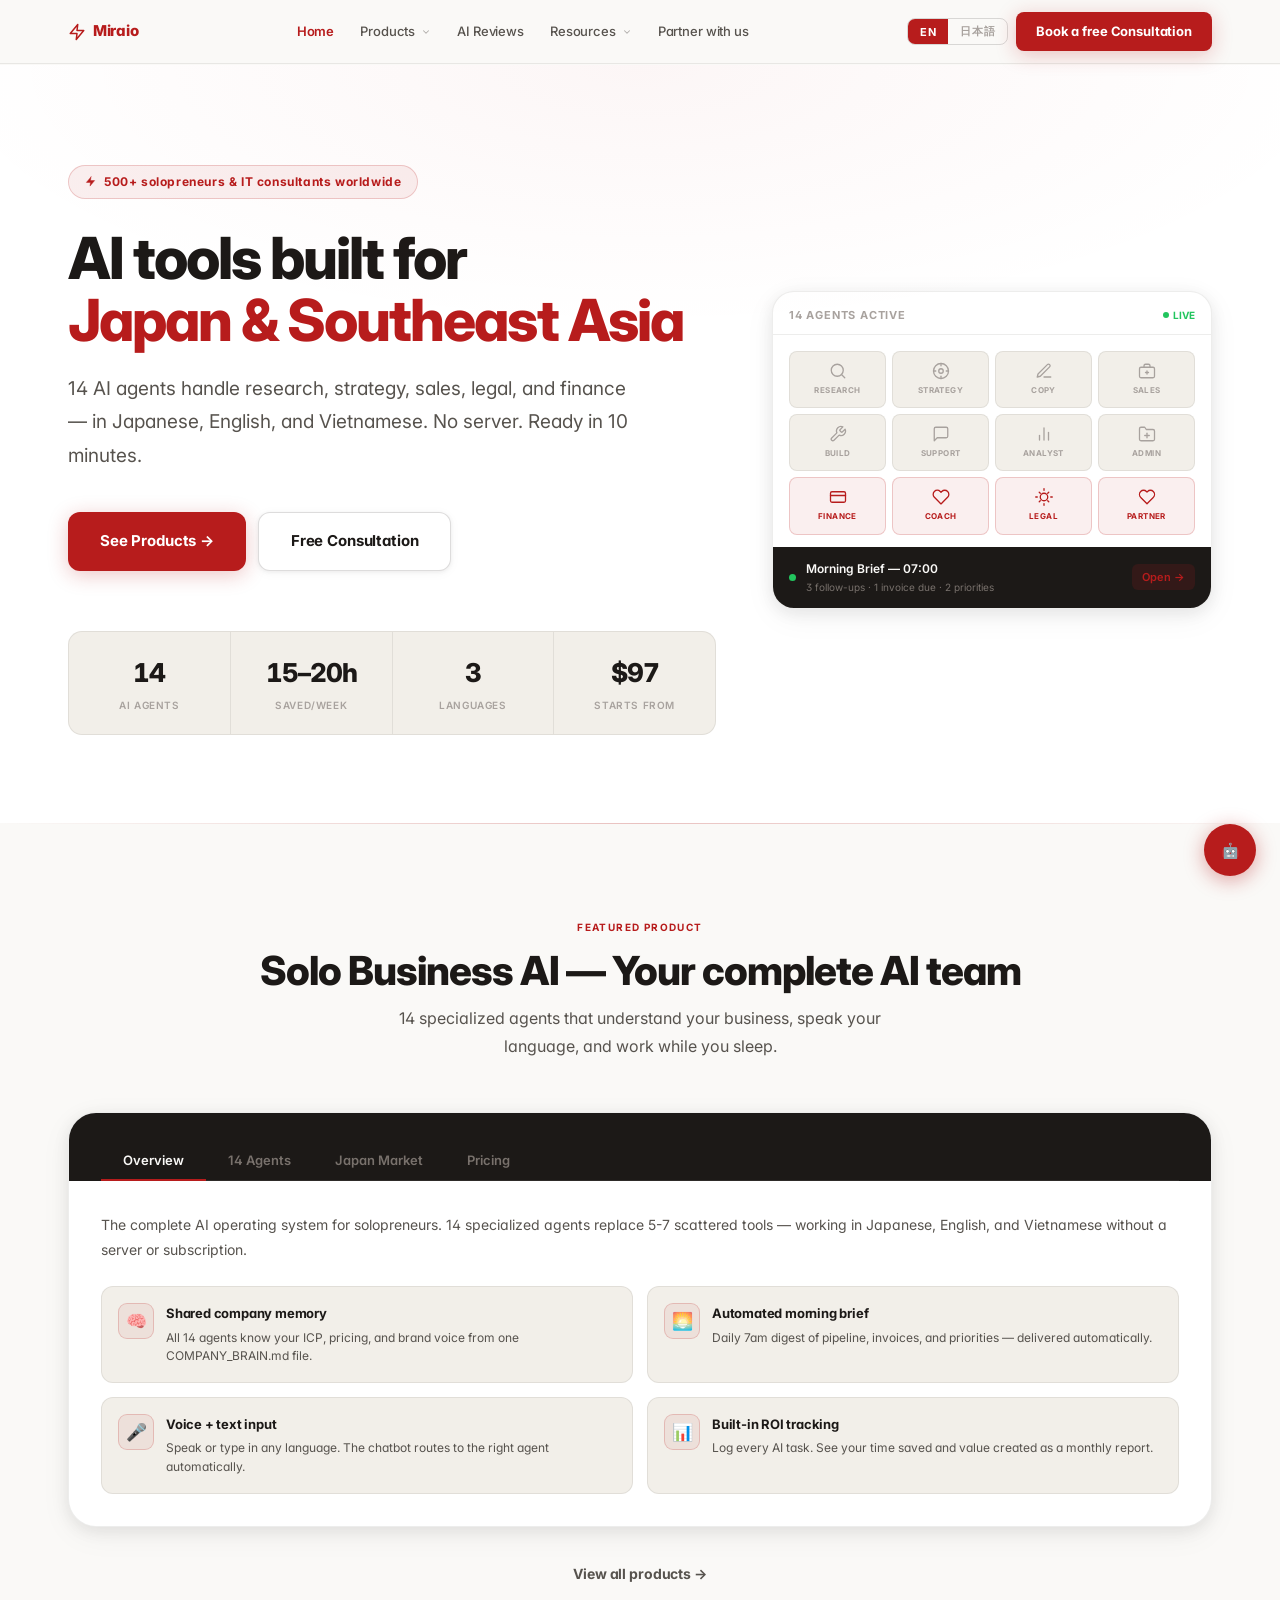
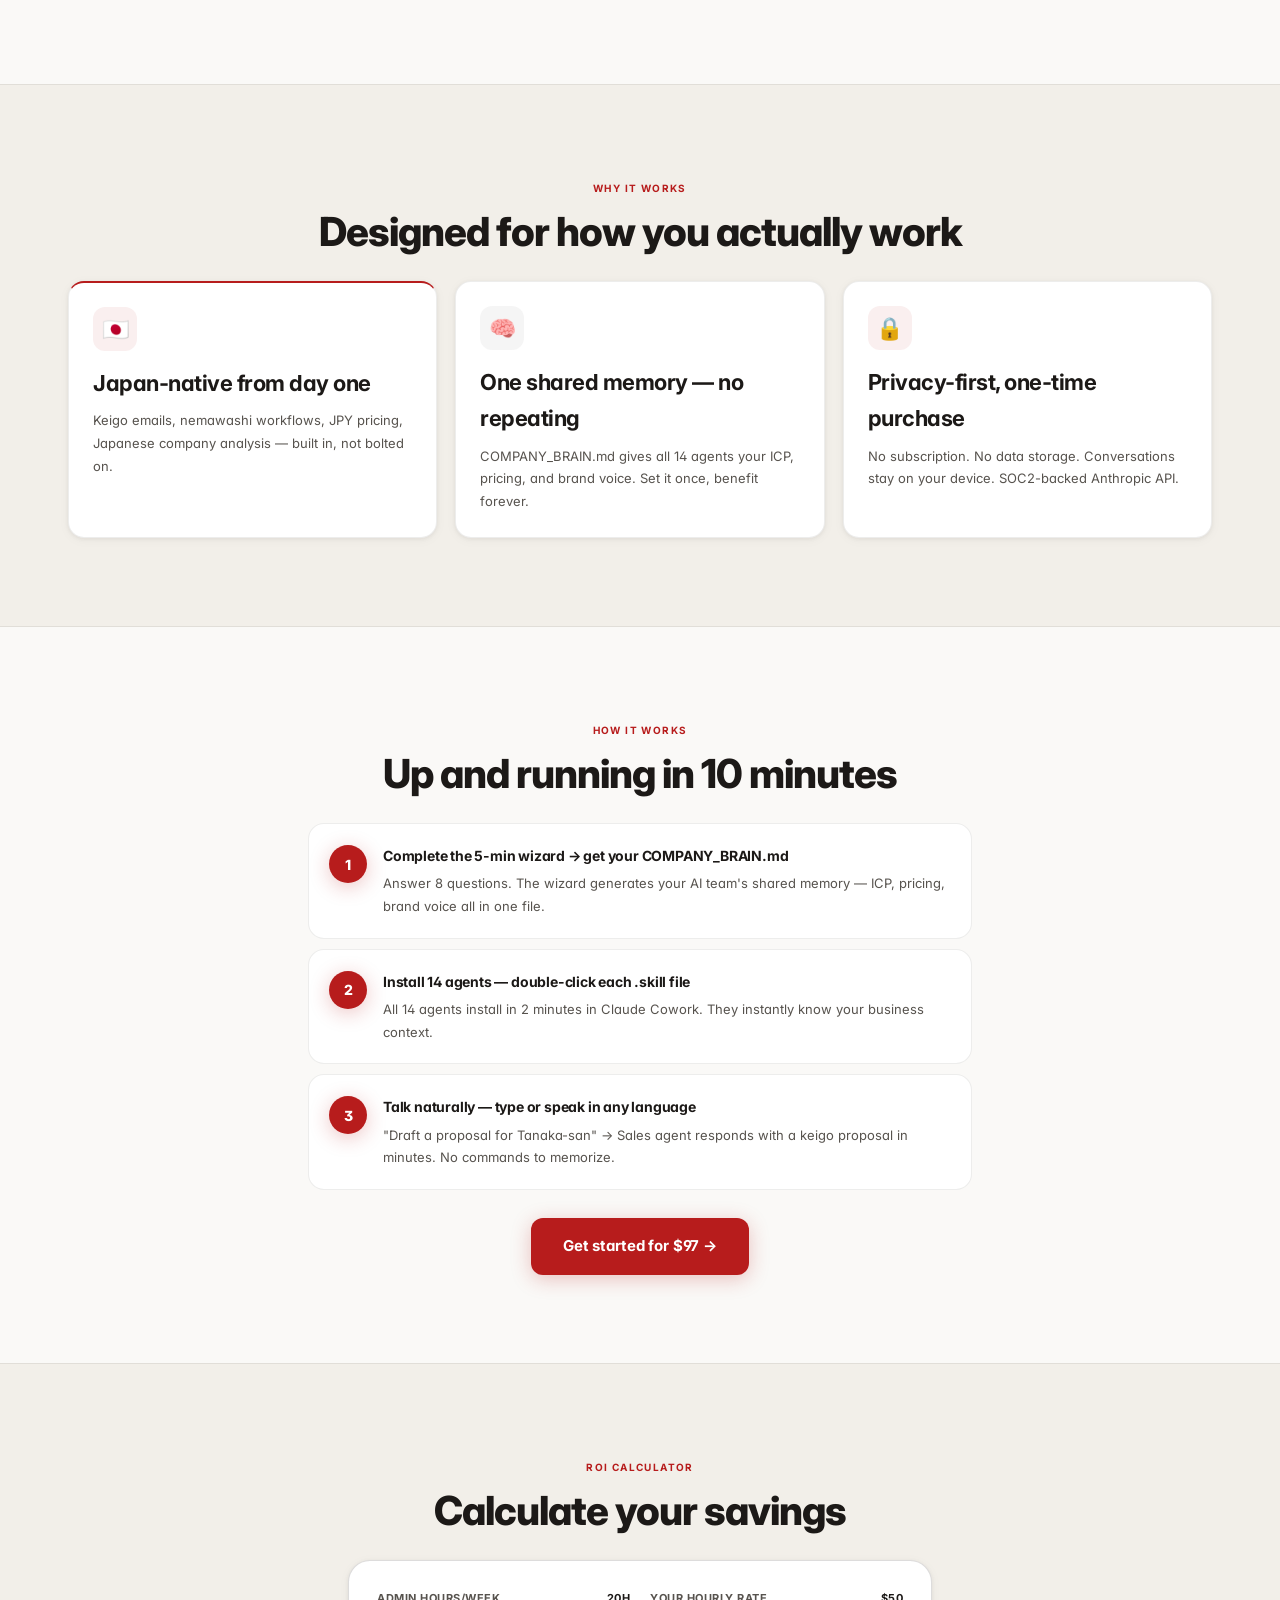
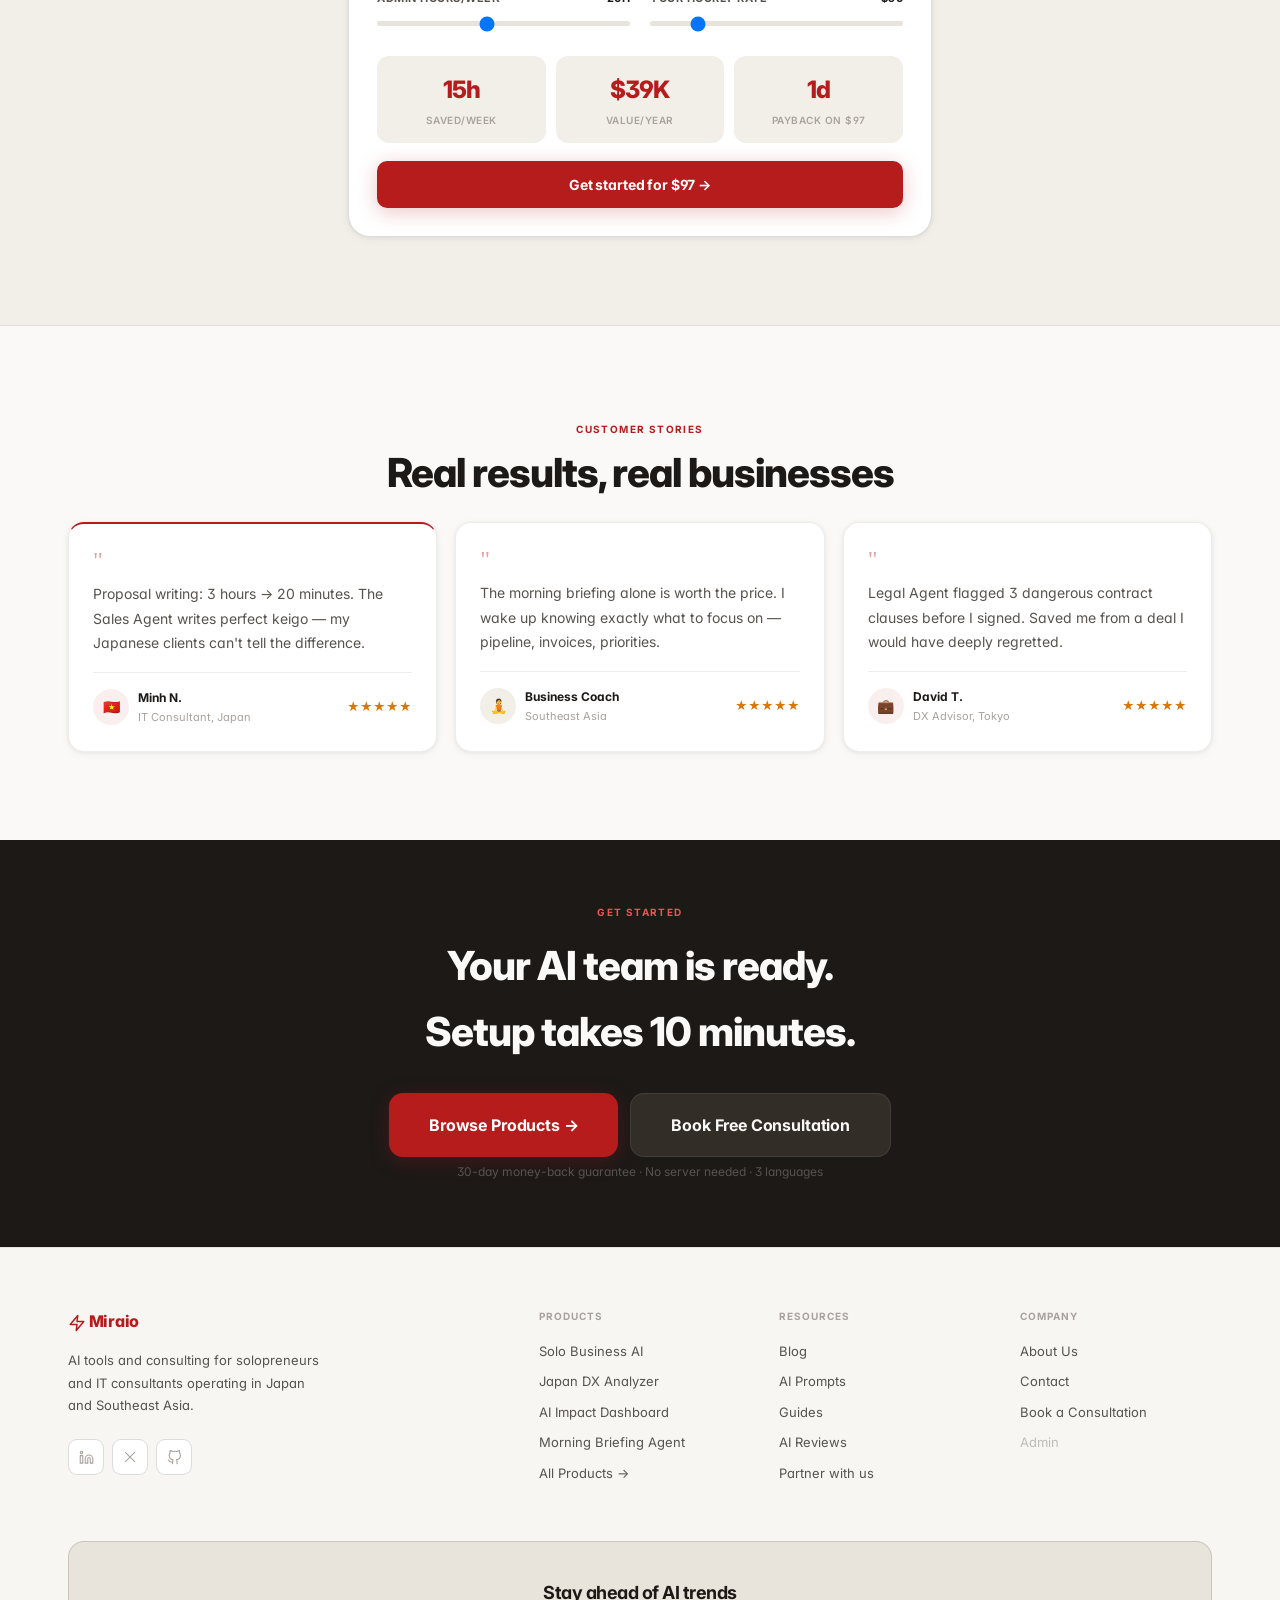
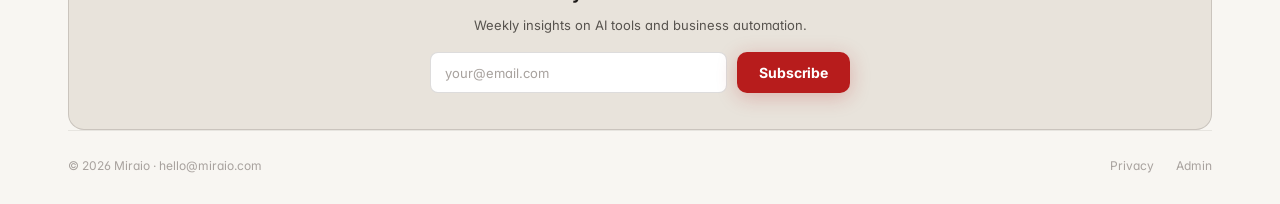
<file: index.html>
<!DOCTYPE html>
<html lang="en">
<head>
<meta charset="UTF-8">
<title>Miraio — AI Tools for Solopreneurs & IT Consultants in Japan</title><meta name="theme-color" content="#0f0d0b">
<meta name="robots" content="index, follow">
<meta property="og:site_name" content="Miraio">
<meta property="og:locale" content="en_US">
<meta property="og:locale:alternate" content="ja_JP">
<meta name="viewport" content="width=device-width,initial-scale=1.0">

<meta name="description" content="14 specialized AI agents for solopreneurs and IT consultants. Japan market expertise, 3-language support, save 15-20 hours per week.">
<link rel="canonical" href="https://miraio.com/">
<link rel="icon" href="data:image/svg+xml,<svg xmlns='http://www.w3.org/2000/svg' viewBox='0 0 24 24' fill='none' stroke='%23B71C1C' stroke-width='2' stroke-linecap='round' stroke-linejoin='round'><polygon points='13 2 3 14 12 14 11 22 21 10 12 10 13 2' fill='%23B71C1C'/></svg>">
<link rel="dns-prefetch" href="//fonts.googleapis.com">
<link rel="preconnect" href="https://fonts.googleapis.com" crossorigin>
<link rel="preconnect" href="https://fonts.gstatic.com" crossorigin>
<link rel="stylesheet" href="https://fonts.googleapis.com/css2?family=Inter:ital,opsz,wght@0,14..32,100..900;1,14..32,100..900&display=swap">
<link rel="stylesheet" href="assets/style.css">
<style>
.hero-visual{background:var(--card);border:1px solid var(--border);border-radius:var(--r-xl);overflow:hidden;box-shadow:var(--s2)}
.agent-grid{display:grid;grid-template-columns:repeat(4,1fr);gap:6px;padding:16px 16px 12px}
.agent-pill{background:var(--bg2);border:1px solid var(--border);border-radius:8px;padding:10px 6px;text-align:center}
.agent-pill.hot{background:var(--red-dim);border-color:var(--red-border)}
.agent-pill .icon{width:18px;height:18px;display:flex;align-items:center;justify-content:center;margin:0 auto;color:var(--text3)}
.agent-pill.hot .icon{color:var(--red)}
.agent-pill .icon svg{display:block;color:inherit}
.agent-pill .lbl{font-size:8px;color:var(--text3);font-weight:700;text-transform:uppercase;letter-spacing:.4px;margin-top:4px;display:block}
.agent-pill.hot .lbl{color:var(--red)}
.brief-bar{background:var(--dark);padding:12px 16px;display:flex;align-items:center;gap:10px}
.live-dot{width:7px;height:7px;border-radius:50%;background:#22C55E;flex-shrink:0;animation:ld 2s infinite}
@keyframes ld{0%,100%{box-shadow:0 0 0 0 rgba(34,197,94,.4)}60%{box-shadow:0 0 0 7px rgba(34,197,94,0)}}
.benefit-icon{width:44px;height:44px;border-radius:12px;display:flex;align-items:center;justify-content:center;font-size:22px;margin-bottom:14px}
.stat-strip{display:flex;background:var(--bg2);border:1px solid var(--border);border-radius:14px;overflow:hidden;margin-top:48px}
.strip-item{flex:1;padding:20px 16px;text-align:center;border-right:1px solid var(--border)}
.strip-item:last-child{border-right:none}
.strip-num{font-size:26px;font-weight:800;color:var(--text);letter-spacing:-1px;display:block}
.strip-lbl{font-size:10px;color:var(--text3);text-transform:uppercase;letter-spacing:.06em;margin-top:3px;font-weight:600;display:block}
@media(max-width:900px){.hero-two-col{grid-template-columns:1fr!important}.hero-visual{display:none}}
</style>
<meta property="og:title" content="Miraio — AI Tools for Solopreneurs & IT Consultants in Japan">
<meta property="og:description" content="Practical AI tools and consulting for solopreneurs and IT consultants operating in Japan and Southeast Asia. Solo Business AI, DX Analyzer, Impact Dashboard and more.">
<meta property="og:type" content="website">
</head>
<body>
<div id="nav-placeholder"></div>

<!-- HERO -->
<section class="hero">
<div class="container">
<div class="hero-two-col" style="display:grid;grid-template-columns:1fr 440px;gap:56px;align-items:center">
  <div>
    <div class="hero-badge reveal"><svg width="11" height="11" viewBox="0 0 24 24" fill="var(--red)" stroke="var(--red)" stroke-width="1" stroke-linecap="round" stroke-linejoin="round" style="flex-shrink:0"><polygon points="13 2 3 14 12 14 11 22 21 10 12 10 13 2"/></svg> <span class="en-i" id="hpBadgeEn">500+ solopreneurs & IT consultants worldwide</span><span class="ja-i" id="hpBadgeJa">世界500人以上が利用中</span></div>
    <h1 class="en reveal reveal-delay-1" id="hpH1En" style="margin-bottom:20px">AI tools built for<br><em class="accent">Japan & Southeast Asia</em></h1>
    <h1 class="ja reveal reveal-delay-1" id="hpH1Ja" style="margin-bottom:20px">日本・東南アジアのための<br><em class="accent">AIプロダクト</em></h1>
    <p class="hero-sub en reveal reveal-delay-2" id="hpSubEn">14 AI agents handle research, strategy, sales, legal, and finance — in Japanese, English, and Vietnamese. No server. Ready in 10 minutes.</p>
    <p class="hero-sub ja reveal reveal-delay-2" id="hpSubJa">14のAIエージェントがリサーチ・戦略・営業・法務・財務を代行。日本語・英語・ベトナム語対応。サーバー不要。10分で稼働。</p>
    <div class="hero-btns reveal reveal-delay-3">
      <a href="products.html" class="btn btn-primary btn-lg" id="hpBtn1"><span class="en-i" id="hpBtn1En">See Products →</span><span class="ja-i" id="hpBtn1Ja">製品を見る →</span></a>
      <a href="contact.html" class="btn btn-secondary btn-lg" id="hpBtn2"><span class="en-i" id="hpBtn2En">Free Consultation</span><span class="ja-i" id="hpBtn2Ja">無料相談</span></a>
    </div>
    <div class="stat-strip reveal reveal-delay-3">
      <div class="strip-item"><span class="strip-num" id="hpStat1Num">14</span><span class="strip-lbl"><span class="en-i" id="hpStat1LblEn">AI Agents</span><span class="ja-i" id="hpStat1LblJa">エージェント</span></span></div>
      <div class="strip-item"><span class="strip-num" id="hpStat2Num">15–20h</span><span class="strip-lbl"><span class="en-i" id="hpStat2LblEn">Saved/week</span><span class="ja-i" id="hpStat2LblJa">週次節約</span></span></div>
      <div class="strip-item"><span class="strip-num" id="hpStat3Num">3</span><span class="strip-lbl"><span class="en-i" id="hpStat3LblEn">Languages</span><span class="ja-i" id="hpStat3LblJa">対応言語</span></span></div>
      <div class="strip-item"><span class="strip-num" id="hpStat4Num">$97</span><span class="strip-lbl"><span class="en-i" id="hpStat4LblEn">Starts from</span><span class="ja-i" id="hpStat4LblJa">価格から</span></span></div>
    </div>
  </div>
  <div class="hero-visual reveal reveal-delay-2">
    <div style="padding:14px 16px 10px;border-bottom:1px solid var(--border);display:flex;align-items:center;justify-content:space-between">
      <span style="font-size:11px;font-weight:700;text-transform:uppercase;letter-spacing:.8px;color:var(--text3)">14 Agents Active</span>
      <span style="font-size:10px;color:#22C55E;font-weight:700;display:flex;align-items:center;gap:4px"><span style="width:6px;height:6px;background:#22C55E;border-radius:50%;display:inline-block"></span>LIVE</span>
    </div>
    <div class="agent-grid">
      <div class="agent-pill"><span class="icon"><svg width="18" height="18" viewBox="0 0 24 24" fill="none" stroke="currentColor" stroke-width="1.75" stroke-linecap="round" stroke-linejoin="round"><circle cx="11" cy="11" r="8"/><line x1="21" y1="21" x2="16.65" y2="16.65"/></svg></span><span class="lbl">Research</span></div>
      <div class="agent-pill"><span class="icon"><svg width="18" height="18" viewBox="0 0 24 24" fill="none" stroke="currentColor" stroke-width="1.75" stroke-linecap="round" stroke-linejoin="round"><circle cx="12" cy="12" r="10"/><circle cx="12" cy="12" r="3"/><line x1="12" y1="2" x2="12" y2="5"/><line x1="12" y1="19" x2="12" y2="22"/><line x1="2" y1="12" x2="5" y2="12"/><line x1="19" y1="12" x2="22" y2="12"/></svg></span><span class="lbl">Strategy</span></div>
      <div class="agent-pill"><span class="icon"><svg width="18" height="18" viewBox="0 0 24 24" fill="none" stroke="currentColor" stroke-width="1.75" stroke-linecap="round" stroke-linejoin="round"><path d="M12 20h9"/><path d="M16.5 3.5a2.121 2.121 0 0 1 3 3L7 19l-4 1 1-4 12.5-12.5z"/></svg></span><span class="lbl">Copy</span></div>
      <div class="agent-pill"><span class="icon"><svg width="18" height="18" viewBox="0 0 24 24" fill="none" stroke="currentColor" stroke-width="1.75" stroke-linecap="round" stroke-linejoin="round"><rect x="2" y="7" width="20" height="14" rx="2"/><path d="M16 7V5a2 2 0 0 0-2-2h-4a2 2 0 0 0-2 2v2"/><line x1="12" y1="12" x2="12" y2="16"/><line x1="10" y1="14" x2="14" y2="14"/></svg></span><span class="lbl">Sales</span></div>
      <div class="agent-pill"><span class="icon"><svg width="18" height="18" viewBox="0 0 24 24" fill="none" stroke="currentColor" stroke-width="1.75" stroke-linecap="round" stroke-linejoin="round"><path d="M14.7 6.3a1 1 0 0 0 0 1.4l1.6 1.6a1 1 0 0 0 1.4 0l3.77-3.77a6 6 0 0 1-7.94 7.94l-6.91 6.91a2.12 2.12 0 0 1-3-3l6.91-6.91a6 6 0 0 1 7.94-7.94l-3.76 3.76z"/></svg></span><span class="lbl">Build</span></div>
      <div class="agent-pill"><span class="icon"><svg width="18" height="18" viewBox="0 0 24 24" fill="none" stroke="currentColor" stroke-width="1.75" stroke-linecap="round" stroke-linejoin="round"><path d="M21 15a2 2 0 0 1-2 2H7l-4 4V5a2 2 0 0 1 2-2h14a2 2 0 0 1 2 2z"/></svg></span><span class="lbl">Support</span></div>
      <div class="agent-pill"><span class="icon"><svg width="18" height="18" viewBox="0 0 24 24" fill="none" stroke="currentColor" stroke-width="1.75" stroke-linecap="round" stroke-linejoin="round"><line x1="18" y1="20" x2="18" y2="10"/><line x1="12" y1="20" x2="12" y2="4"/><line x1="6" y1="20" x2="6" y2="14"/></svg></span><span class="lbl">Analyst</span></div>
      <div class="agent-pill"><span class="icon"><svg width="18" height="18" viewBox="0 0 24 24" fill="none" stroke="currentColor" stroke-width="1.75" stroke-linecap="round" stroke-linejoin="round"><path d="M22 19a2 2 0 0 1-2 2H4a2 2 0 0 1-2-2V5a2 2 0 0 1 2-2h5l2 3h9a2 2 0 0 1 2 2z"/><line x1="12" y1="11" x2="12" y2="17"/><line x1="9" y1="14" x2="15" y2="14"/></svg></span><span class="lbl">Admin</span></div>
      <div class="agent-pill hot"><span class="icon"><svg width="18" height="18" viewBox="0 0 24 24" fill="none" stroke="currentColor" stroke-width="1.75" stroke-linecap="round" stroke-linejoin="round"><rect x="2" y="5" width="20" height="14" rx="2"/><line x1="2" y1="10" x2="22" y2="10"/></svg></span><span class="lbl">Finance</span></div>
      <div class="agent-pill hot"><span class="icon"><svg width="18" height="18" viewBox="0 0 24 24" fill="none" stroke="currentColor" stroke-width="1.75" stroke-linecap="round" stroke-linejoin="round"><path d="M20.84 4.61a5.5 5.5 0 0 0-7.78 0L12 5.67l-1.06-1.06a5.5 5.5 0 0 0-7.78 7.78l1.06 1.06L12 21.23l7.78-7.78 1.06-1.06a5.5 5.5 0 0 0 0-7.78z"/></svg></span><span class="lbl">Coach</span></div>
      <div class="agent-pill hot"><span class="icon"><svg width="18" height="18" viewBox="0 0 24 24" fill="none" stroke="currentColor" stroke-width="1.75" stroke-linecap="round" stroke-linejoin="round"><line x1="12" y1="1" x2="12" y2="3"/><line x1="5.64" y1="5.64" x2="7.05" y2="7.05"/><line x1="1" y1="12" x2="3" y2="12"/><line x1="5.64" y1="18.36" x2="7.05" y2="16.95"/><line x1="12" y1="21" x2="12" y2="23"/><line x1="18.36" y1="18.36" x2="16.95" y2="16.95"/><line x1="21" y1="12" x2="23" y2="12"/><line x1="18.36" y1="5.64" x2="16.95" y2="7.05"/><circle cx="12" cy="12" r="5"/></svg></span><span class="lbl">Legal</span></div>
      <div class="agent-pill hot"><span class="icon"><svg width="18" height="18" viewBox="0 0 24 24" fill="none" stroke="currentColor" stroke-width="1.75" stroke-linecap="round" stroke-linejoin="round"><path d="M20.42 4.58a5.4 5.4 0 0 0-7.65 0l-.77.78-.77-.78a5.4 5.4 0 0 0-7.65 0C1.46 6.7 1.33 10.28 4 13l8 8 8-8c2.67-2.72 2.54-6.3.42-8.42z"/></svg></span><span class="lbl">Partner</span></div>
    </div>
    <div class="brief-bar">
      <div class="live-dot"></div>
      <div style="flex:1"><div style="font-size:12px;font-weight:600;color:#FAF9F7">Morning Brief — 07:00</div><div style="font-size:10px;color:#78716C;margin-top:1px">3 follow-ups · 1 invoice due · 2 priorities</div></div>
      <a href="../solo-business-ai-chatbot.html" target="_blank" style="font-size:11px;font-weight:600;color:var(--red);background:rgba(183,28,28,.15);padding:4px 10px;border-radius:6px;white-space:nowrap">Open →</a>
    </div>
  </div>
</div>
</div>
</section>

<div class="divider-red"></div>

<!-- PRODUCT SUITE SHOWCASE (doola-inspired tabs) -->
<section class="section">
<div class="container">
  <div class="text-center" style="margin-bottom:40px">
    <span class="section-eyebrow en-i">Featured Product</span>
    <span class="section-eyebrow ja-i">注目製品</span>
    <h2 class="en reveal" id="suiteHeading">Solo Business AI — Your complete AI team</h2>
    <h2 class="ja reveal" id="suiteHeadingJa">Solo Business AI — 完全なAIチーム</h2>
    <p class="section-sub en reveal" id="suiteSubtitle">14 specialized agents that understand your business, speak your language, and work while you sleep.</p>
    <p class="section-sub ja reveal" id="suiteSubtitleJa">14の専門エージェントがあなたのビジネスを理解し、あなたの言語で話し、あなたが眠っている間も働きます。</p>
  </div>
  <div class="suite-wrap reveal" id="suiteWrap">
    <div class="suite-header">
      <div class="suite-tabs" id="suiteTabs">
        <button class="suite-tab active" data-tab="overview" onclick="switchSuiteTab('overview',this)"><span class="en-i">Overview</span><span class="ja-i">概要</span></button>
        <button class="suite-tab" data-tab="agents" onclick="switchSuiteTab('agents',this)"><span class="en-i">14 Agents</span><span class="ja-i">14エージェント</span></button>
        <button class="suite-tab" data-tab="japan" onclick="switchSuiteTab('japan',this)"><span class="en-i">Japan Market</span><span class="ja-i">日本市場</span></button>
        <button class="suite-tab" data-tab="pricing" onclick="switchSuiteTab('pricing',this)"><span class="en-i">Pricing</span><span class="ja-i">料金</span></button>
      </div>
    </div>
    <div class="suite-body" id="suiteBody"><!-- filled by JS --></div>
  </div>
  <div style="text-align:center;margin-top:24px">
    <a href="products.html" class="btn btn-ghost"><span class="en-i">View all products →</span><span class="ja-i">全製品を見る →</span></a>
  </div>
</div>
</section>

<!-- 3 KEY BENEFITS -->
<div class="section-alt">
<div class="section">
<div class="container">
  <div class="text-center">
    <span class="section-eyebrow en-i" id="hpBenEyebrowEn">Why it works</span>
    <span class="section-eyebrow ja-i" id="hpBenEyebrowJa">なぜ機能するのか</span>
    <h2 class="section-title en reveal" id="hpBenTitleEn">Designed for how you actually work</h2>
    <h2 class="section-title ja reveal" id="hpBenTitleJa">実際の働き方のために設計</h2>
  </div>
  <div class="grid grid-3">
    <div class="card card-red-top reveal" data-hp-ben="0">
      <div class="benefit-icon" style="background:var(--red-dim)" id="hpBen0Icon">🇯🇵</div>
      <h3 class="en" id="hpBen0TitleEn">Japan-native from day one</h3><h3 class="ja" id="hpBen0TitleJa">最初から日本市場対応</h3>
      <p style="font-size:13px;margin-top:8px" class="en" id="hpBen0DescEn">Keigo emails, nemawashi workflows, JPY pricing, Japanese company analysis — built in, not bolted on.</p>
      <p style="font-size:13px;margin-top:8px" class="ja" id="hpBen0DescJa">敬語メール、根回しワークフロー、JPY価格設定 — 後付けではなく最初から組み込み済み。</p>
    </div>
    <div class="card reveal reveal-delay-1" data-hp-ben="1">
      <div class="benefit-icon" style="background:var(--metal-dim)" id="hpBen1Icon">🧠</div>
      <h3 class="en" id="hpBen1TitleEn">One shared memory — no repeating</h3><h3 class="ja" id="hpBen1TitleJa">共有メモリで説明不要</h3>
      <p style="font-size:13px;margin-top:8px" class="en" id="hpBen1DescEn">COMPANY_BRAIN.md gives all 14 agents your ICP, pricing, and brand voice. Set it once, benefit forever.</p>
      <p style="font-size:13px;margin-top:8px" class="ja" id="hpBen1DescJa">COMPANY_BRAIN.mdで14のエージェント全員がICP・価格・ブランドを共有。一度設定するだけ。</p>
    </div>
    <div class="card reveal reveal-delay-2" data-hp-ben="2">
      <div class="benefit-icon" style="background:var(--red-dim)" id="hpBen2Icon">🔒</div>
      <h3 class="en" id="hpBen2TitleEn">Privacy-first, one-time purchase</h3><h3 class="ja" id="hpBen2TitleJa">プライバシー優先・買い切り</h3>
      <p style="font-size:13px;margin-top:8px" class="en" id="hpBen2DescEn">No subscription. No data storage. Conversations stay on your device. SOC2-backed Anthropic API.</p>
      <p style="font-size:13px;margin-top:8px" class="ja" id="hpBen2DescJa">サブスク不要。データ保存なし。会話はデバイス上。SOC2認定Anthropic API使用。</p>
    </div>
  </div>
</div>
</div>
</div>

<!-- HOW IT WORKS — 3 steps -->
<section class="section">
<div class="container" style="max-width:720px">
  <div class="text-center">
    <span class="section-eyebrow en-i">How it works</span>
    <span class="section-eyebrow ja-i">使い方</span>
    <h2 class="section-title en reveal" id="hpHowTitleEn">Up and running in 10 minutes</h2>
    <h2 class="section-title ja reveal" id="hpHowTitleJa">10分で稼働開始</h2>
  </div>
  <div style="display:flex;flex-direction:column;gap:10px">
    <div style="display:flex;gap:16px;align-items:flex-start;padding:20px;background:var(--card);border:1px solid var(--border);border-radius:var(--r-lg)" class="reveal">
      <div class="process-num">1</div>
      <div><h4 class="en" id="hpStep1TitleEn">Complete the 5-min wizard → get your COMPANY_BRAIN.md</h4><h4 class="ja" id="hpStep1TitleJa">5分間ウィザードを完了 → COMPANY_BRAIN.mdをダウンロード</h4>
      <p style="font-size:13px;margin-top:5px" class="en" id="hpStep1DescEn">Answer 8 questions. The wizard generates your AI team's shared memory — ICP, pricing, brand voice all in one file.</p>
      <p style="font-size:13px;margin-top:5px" class="ja" id="hpStep1DescJa">8つの質問に答えるだけ。ウィザードがAIチームの共有メモリを自動生成します。</p></div>
    </div>
    <div style="display:flex;gap:16px;align-items:flex-start;padding:20px;background:var(--card);border:1px solid var(--border);border-radius:var(--r-lg)" class="reveal reveal-delay-1">
      <div class="process-num">2</div>
      <div><h4 class="en" id="hpStep2TitleEn">Install 14 agents — double-click each .skill file</h4><h4 class="ja" id="hpStep2TitleJa">14エージェントをインストール — .skillファイルをダブルクリック</h4>
      <p style="font-size:13px;margin-top:5px" class="en" id="hpStep2DescEn">All 14 agents install in 2 minutes in Claude Cowork. They instantly know your business context.</p>
      <p style="font-size:13px;margin-top:5px" class="ja" id="hpStep2DescJa">Claude Coworkで2分でインストール完了。即座にビジネスコンテキストを把握します。</p></div>
    </div>
    <div style="display:flex;gap:16px;align-items:flex-start;padding:20px;background:var(--card);border:1px solid var(--border);border-radius:var(--r-lg)" class="reveal reveal-delay-2">
      <div class="process-num">3</div>
      <div><h4 class="en" id="hpStep3TitleEn">Talk naturally — type or speak in any language</h4><h4 class="ja" id="hpStep3TitleJa">自然に話しかける — テキストまたは音声、どの言語でも</h4>
      <p style="font-size:13px;margin-top:5px" class="en" id="hpStep3DescEn">"Draft a proposal for Tanaka-san" → Sales agent responds with a keigo proposal in minutes. No commands to memorize.</p>
      <p style="font-size:13px;margin-top:5px" class="ja" id="hpStep3DescJa">「田中さんへの提案書を作成して」→ セールスエージェントが数分で敬語の提案書を作成。コマンドの記憶不要。</p></div>
    </div>
  </div>
  <div style="text-align:center;margin-top:28px">
    <a href="products.html" class="btn btn-primary btn-lg"><span class="en-i">Get started for $97 →</span><span class="ja-i">$97で始める →</span></a>
  </div>
</div>
</section>

<!-- ROI CALCULATOR -->
<div class="section-alt">
<div class="section">
<div class="container" style="max-width:640px">
  <div class="text-center">
    <span class="section-eyebrow en-i">ROI Calculator</span>
    <span class="section-eyebrow ja-i">ROI計算ツール</span>
    <h2 class="section-title en reveal">Calculate your savings</h2>
    <h2 class="section-title ja reveal">節約額を計算する</h2>
  </div>
  <div style="background:var(--card);border:1.5px solid var(--border2);border-radius:var(--r-xl);padding:28px;box-shadow:var(--s1)" id="roiCalc" class="reveal">
    <div style="display:grid;grid-template-columns:1fr 1fr;gap:20px;margin-bottom:22px">
      <div>
        <label style="font-size:11px;font-weight:700;text-transform:uppercase;letter-spacing:.5px;color:var(--text2);display:flex;justify-content:space-between">
          <span class="en-i">Admin hours/week</span><span class="ja-i">週次管理業務</span>
          <strong id="roiHoursVal" style="color:var(--text)">20h</strong>
        </label>
        <input type="range" style="-webkit-appearance:none;width:100%;height:5px;border-radius:3px;background:var(--bg3);outline:none;cursor:pointer;margin-top:10px" id="roiHours" min="5" max="40" value="20" step="5">
      </div>
      <div>
        <label style="font-size:11px;font-weight:700;text-transform:uppercase;letter-spacing:.5px;color:var(--text2);display:flex;justify-content:space-between">
          <span class="en-i">Your hourly rate</span><span class="ja-i">時間単価</span>
          <strong id="roiRateVal" style="color:var(--text)">$50</strong>
        </label>
        <input type="range" style="-webkit-appearance:none;width:100%;height:5px;border-radius:3px;background:var(--bg3);outline:none;cursor:pointer;margin-top:10px" id="roiRate" min="20" max="200" value="50" step="10">
      </div>
    </div>
    <div style="display:grid;grid-template-columns:repeat(3,1fr);gap:10px;margin-bottom:18px">
      <div style="text-align:center;padding:14px;background:var(--bg2);border-radius:12px"><div style="font-size:24px;font-weight:800;color:var(--red);letter-spacing:-1px" id="roiHoursSaved">15h</div><div style="font-size:10px;color:var(--text3);text-transform:uppercase;letter-spacing:.5px;font-weight:600;margin-top:3px"><span class="en-i">Saved/week</span><span class="ja-i">週次節約</span></div></div>
      <div style="text-align:center;padding:14px;background:var(--bg2);border-radius:12px"><div style="font-size:24px;font-weight:800;color:var(--red);letter-spacing:-1px" id="roiYearValue">$39K</div><div style="font-size:10px;color:var(--text3);text-transform:uppercase;letter-spacing:.5px;font-weight:600;margin-top:3px"><span class="en-i">Value/year</span><span class="ja-i">年間価値</span></div></div>
      <div style="text-align:center;padding:14px;background:var(--bg2);border-radius:12px"><div style="font-size:24px;font-weight:800;color:var(--red);letter-spacing:-1px" id="roiPayback">4d</div><div style="font-size:10px;color:var(--text3);text-transform:uppercase;letter-spacing:.5px;font-weight:600;margin-top:3px"><span class="en-i">Payback on $97</span><span class="ja-i">回収期間</span></div></div>
    </div>
    <a href="products.html" class="btn btn-primary btn-block" style="justify-content:center"><span class="en-i">Get started for $97 →</span><span class="ja-i">$97で始める →</span></a>
  </div>
</div>
</div>
</div>

<!-- TESTIMONIALS -->
<section class="section">
<div class="container">
  <div class="text-center">
    <span class="section-eyebrow en-i">Customer Stories</span>
    <span class="section-eyebrow ja-i">お客様の声</span>
    <h2 class="section-title en reveal" id="hpTestiTitleEn">Real results, real businesses</h2>
    <h2 class="section-title ja reveal" id="hpTestiTitleJa">実際の成果</h2>
  </div>
  <div class="grid grid-3">
    <div class="card reveal" style="border-top:2px solid var(--red)">
      <div style="font-size:24px;color:var(--red);opacity:.4;font-family:Georgia,serif;line-height:1;margin-bottom:10px">"</div>
      <p style="font-size:14px;line-height:1.75;color:var(--text2);margin-bottom:16px" class="en" id="hpTesti0QuoteEn">Proposal writing: 3 hours → 20 minutes. The Sales Agent writes perfect keigo — my Japanese clients can't tell the difference.</p>
      <p style="font-size:14px;line-height:1.75;color:var(--text2);margin-bottom:16px" class="ja" id="hpTesti0QuoteJa">提案書作成：3時間→20分。セールスエージェントが完璧な敬語で書いてくれます。</p>
      <div style="display:flex;align-items:center;gap:9px;padding-top:14px;border-top:1px solid var(--border)">
        <div style="width:36px;height:36px;border-radius:50%;background:var(--red-dim);display:flex;align-items:center;justify-content:center;font-size:14px" id="hpTesti0Avatar">🇻🇳</div>
        <div><p style="font-size:12px;font-weight:700;color:var(--text)" id="hpTesti0Name">Minh N.</p><p style="font-size:11px;color:var(--text3)" id="hpTesti0Role">IT Consultant, Japan</p></div>
        <div style="margin-left:auto;color:#D97706;font-size:12px">★★★★★</div>
      </div>
    </div>
    <div class="card reveal reveal-delay-1">
      <div style="font-size:24px;color:var(--red);opacity:.4;font-family:Georgia,serif;line-height:1;margin-bottom:10px">"</div>
      <p style="font-size:14px;line-height:1.75;color:var(--text2);margin-bottom:16px" class="en" id="hpTesti1QuoteEn">The morning briefing alone is worth the price. I wake up knowing exactly what to focus on — pipeline, invoices, priorities.</p>
      <p style="font-size:14px;line-height:1.75;color:var(--text2);margin-bottom:16px" class="ja" id="hpTesti1QuoteJa">モーニングブリーフィングだけでも価格の価値があります。毎朝、何に集中すべきかが明確です。</p>
      <div style="display:flex;align-items:center;gap:9px;padding-top:14px;border-top:1px solid var(--border)">
        <div style="width:36px;height:36px;border-radius:50%;background:var(--bg2);display:flex;align-items:center;justify-content:center;font-size:14px" id="hpTesti1Avatar">🧘</div>
        <div><p style="font-size:12px;font-weight:700;color:var(--text)" id="hpTesti1Name">Business Coach</p><p style="font-size:11px;color:var(--text3)" id="hpTesti1Role">Southeast Asia</p></div>
        <div style="margin-left:auto;color:#D97706;font-size:12px">★★★★★</div>
      </div>
    </div>
    <div class="card reveal reveal-delay-2">
      <div style="font-size:24px;color:var(--red);opacity:.4;font-family:Georgia,serif;line-height:1;margin-bottom:10px">"</div>
      <p style="font-size:14px;line-height:1.75;color:var(--text2);margin-bottom:16px" class="en" id="hpTesti2QuoteEn">Legal Agent flagged 3 dangerous contract clauses before I signed. Saved me from a deal I would have deeply regretted.</p>
      <p style="font-size:14px;line-height:1.75;color:var(--text2);margin-bottom:16px" class="ja" id="hpTesti2QuoteJa">Legal Agentが署名前に3つの危険な条項を発見。後悔するような契約を回避できました。</p>
      <div style="display:flex;align-items:center;gap:9px;padding-top:14px;border-top:1px solid var(--border)">
        <div style="width:36px;height:36px;border-radius:50%;background:var(--red-dim);display:flex;align-items:center;justify-content:center;font-size:14px" id="hpTesti2Avatar">💼</div>
        <div><p style="font-size:12px;font-weight:700;color:var(--text)" id="hpTesti2Name">David T.</p><p style="font-size:11px;color:var(--text3)" id="hpTesti2Role">DX Advisor, Tokyo</p></div>
        <div style="margin-left:auto;color:#D97706;font-size:12px">★★★★★</div>
      </div>
    </div>
  </div>
</div>
</section>

<!-- CTA -->
<div style="background:var(--dark);padding:64px 0">
<div class="container" style="text-align:center">
  <span class="section-eyebrow" style="color:#EF5350">Get started</span>
  <h2 class="en reveal" id="hpCtaH2En" style="color:#FAF9F7;margin-bottom:12px">Your AI team is ready.<br>Setup takes 10 minutes.</h2>
  <h2 class="ja reveal" id="hpCtaH2Ja" style="color:#FAF9F7;margin-bottom:12px">AIチームが待っています。<br>セットアップは10分です。</h2>
  <div style="display:flex;gap:12px;justify-content:center;flex-wrap:wrap;margin-top:28px" class="reveal">
    <a href="products.html" class="btn btn-primary btn-xl" id="hpCtaBtn1"><span class="en-i" id="hpCtaBtn1En">Browse Products →</span><span class="ja-i" id="hpCtaBtn1Ja">製品を見る →</span></a>
    <a href="contact.html" class="btn btn-xl" id="hpCtaBtn2" style="background:var(--dark3);border:1.5px solid var(--dark-border);color:#FAF9F7"><span class="en-i" id="hpCtaBtn2En">Book Free Consultation</span><span class="ja-i" id="hpCtaBtn2Ja">無料相談を予約</span></a>
  </div>
  <p style="font-size:12px;color:#57534E;margin-top:16px" class="en-i" id="hpCtaDisclEn">30-day money-back guarantee · No server needed · 3 languages</p>
  <p style="font-size:12px;color:#57534E;margin-top:16px" class="ja-i" id="hpCtaDisclJa">30日間返金保証 · サーバー不要 · 3言語対応</p>
</div>
</div>

<div id="footer-placeholder"></div>

<script>
// Product Suite Tabs Data
var SUITE_DATA = {
  overview: {
    en: { icon:'🤖', title:'Solo Business AI', body: '<p style="font-size:14px;line-height:1.75;color:var(--text2);margin-bottom:24px">The complete AI operating system for solopreneurs. 14 specialized agents replace 5-7 scattered tools — working in Japanese, English, and Vietnamese without a server or subscription.</p><div class="suite-feature-grid"><div class="suite-feature"><div class="suite-feature-icon">🧠</div><div><h4>Shared company memory</h4><p>All 14 agents know your ICP, pricing, and brand voice from one COMPANY_BRAIN.md file.</p></div></div><div class="suite-feature"><div class="suite-feature-icon">🌅</div><div><h4>Automated morning brief</h4><p>Daily 7am digest of pipeline, invoices, and priorities — delivered automatically.</p></div></div><div class="suite-feature"><div class="suite-feature-icon">🎤</div><div><h4>Voice + text input</h4><p>Speak or type in any language. The chatbot routes to the right agent automatically.</p></div></div><div class="suite-feature"><div class="suite-feature-icon">📊</div><div><h4>Built-in ROI tracking</h4><p>Log every AI task. See your time saved and value created as a monthly report.</p></div></div></div>' },
    ja: { icon:'🤖', title:'Solo Business AI', body: '<p style="font-size:14px;line-height:1.75;color:var(--text2);margin-bottom:24px">ソロプレナーのための完全なAIオペレーティングシステム。14の専門エージェントが5〜7のバラバラなツールを置き換え、日本語・英語・ベトナム語で動作します。サーバー不要。</p><div class="suite-feature-grid"><div class="suite-feature"><div class="suite-feature-icon">🧠</div><div><h4>共有メモリ</h4><p>1つのCOMPANY_BRAIN.mdから14のエージェント全員がICP・価格・ブランドを把握。</p></div></div><div class="suite-feature"><div class="suite-feature-icon">🌅</div><div><h4>毎朝の自動ブリーフィング</h4><p>毎朝7時にパイプライン・請求書・優先事項のダイジェストを自動配信。</p></div></div><div class="suite-feature"><div class="suite-feature-icon">🎤</div><div><h4>音声+テキスト入力</h4><p>どの言語でも話しかけるだけ。チャットボットが自動的に最適なエージェントに振り分け。</p></div></div><div class="suite-feature"><div class="suite-feature-icon">📊</div><div><h4>ROIトラッキング内蔵</h4><p>AIタスクを記録し、節約時間と創出価値を月次レポートで確認。</p></div></div></div>' }
  },
  agents: {
    en: { icon:'🤖', title:'14 Specialized Agents', body: '<div style="display:grid;grid-template-columns:repeat(2,1fr);gap:10px">'+[['🔍','AI Researcher','Market research, competitor analysis, ICP definition'],['🎯','AI Strategist','GTM plans, OKRs, pricing, positioning'],['✍️','AI Copywriter','Emails, landing pages, ads, LinkedIn content'],['💼','AI Sales Assistant','Proposals, follow-ups, lead scoring'],['🛠️','AI Product Builder','Code, MVPs, automation scripts'],['💬','AI Customer Support','FAQ, onboarding, complaint handling'],['📊','AI Analyst','KPIs, funnel analysis, LTV/CAC'],['🗂️','AI Admin','Calendars, invoices, meeting notes'],['💰','AI Finance Manager','Cashflow, tax planning, runway'],['🧘','AI Business Coach','Weekly reflection, burnout, goals'],['⚖️','AI Legal Assistant','Contract review, NDA, risk'],['🤝','AI Partnership Mgr','Referral programs, JV proposals'],['📢','AI Brand Manager','LinkedIn strategy, reputation'],['🌅','Morning Briefing','Auto-runs 7am — daily digest']].map(function(a){return '<div class="suite-feature"><div class="suite-feature-icon">'+a[0]+'</div><div><h4>'+a[1]+'</h4><p>'+a[2]+'</p></div></div>';}).join('')+'</div>' },
    ja: { icon:'🤖', title:'14の専門エージェント', body: '<div style="display:grid;grid-template-columns:repeat(2,1fr);gap:10px">'+[['🔍','AIリサーチャー','市場調査、競合分析、ICP定義'],['🎯','AIストラテジスト','GTMプラン、OKR、価格戦略'],['✍️','AIコピーライター','メール、LP、広告、LinkedIn'],['💼','AIセールスアシスタント','提案書、フォローアップ'],['🛠️','AIプロダクトビルダー','コード、MVP、自動化スクリプト'],['💬','AIカスタマーサポート','FAQ、オンボーディング'],['📊','AIアナリスト','KPI、ファネル分析、LTV/CAC'],['🗂️','AIアドミン','カレンダー、請求書、議事録'],['💰','AIファイナンスマネージャー','キャッシュフロー、税務'],['🧘','AIビジネスコーチ','週次振り返り、バーンアウト'],['⚖️','AI法務アシスタント','契約書レビュー、NDA'],['🤝','AIパートナーシップ','紹介プログラム、JV提案'],['📢','AIブランドマネージャー','LinkedIn戦略、レピュテーション'],['🌅','Morning Briefing','毎朝7時自動実行']].map(function(a){return '<div class="suite-feature"><div class="suite-feature-icon">'+a[0]+'</div><div><h4>'+a[1]+'</h4><p>'+a[2]+'</p></div></div>';}).join('')+'</div>' }
  },
  japan: {
    en: { icon:'🏯', title:'Japan Market Features', body: '<p style="font-size:14px;line-height:1.75;color:var(--text2);margin-bottom:22px">The only AI suite built specifically for the Japanese business market.</p><div class="suite-feature-grid"><div class="suite-feature"><div class="suite-feature-icon">🗣️</div><div><h4>Keigo (敬語) support</h4><p>All communication agents write proper formal Japanese with correct honorifics — no awkward machine translation.</p></div></div><div class="suite-feature"><div class="suite-feature-icon">🔄</div><div><h4>Nemawashi workflow (根回し)</h4><p>Sales agent understands the Japanese consensus-building process. Guides you through proper stakeholder sequencing.</p></div></div><div class="suite-feature"><div class="suite-feature-icon">🏭</div><div><h4>Japan DX Analyzer add-on</h4><p>Analyze Japanese companies\' digitalization readiness. Generate proposals with correct business context.</p></div></div><div class="suite-feature"><div class="suite-feature-icon">💴</div><div><h4>JPY pricing & tax</h4><p>Finance agent handles JPY pricing, consumption tax calculations, and Japanese invoice formatting.</p></div></div></div>' },
    ja: { icon:'🏯', title:'日本市場対応機能', body: '<p style="font-size:14px;line-height:1.75;color:var(--text2);margin-bottom:22px">日本のビジネス市場のために特化設計された唯一のAIスイートです。</p><div class="suite-feature-grid"><div class="suite-feature"><div class="suite-feature-icon">🗣️</div><div><h4>敬語サポート</h4><p>すべてのコミュニケーションエージェントが適切な敬語で正確な日本語を書きます。</p></div></div><div class="suite-feature"><div class="suite-feature-icon">🔄</div><div><h4>根回しワークフロー</h4><p>セールスエージェントが日本のコンセンサス形成プロセスを理解。適切なステークホルダー順序をガイド。</p></div></div><div class="suite-feature"><div class="suite-feature-icon">🏭</div><div><h4>Japan DX Analyzer連携</h4><p>日本企業のデジタル化準備度を分析。正確なビジネスコンテキストで提案書を生成。</p></div></div><div class="suite-feature"><div class="suite-feature-icon">💴</div><div><h4>JPY価格・税務対応</h4><p>財務エージェントがJPY価格設定、消費税計算、日本の請求書フォーマットを処理。</p></div></div></div>' }
  },
  pricing: {
    en: { icon:'💰', title:'Simple Pricing', body: '<div style="display:grid;grid-template-columns:repeat(3,1fr);gap:14px"><div style="border:2px solid var(--red);border-radius:14px;padding:22px;position:relative"><div style="position:absolute;top:-10px;left:50%;transform:translateX(-50%);background:var(--red);color:#fff;padding:2px 12px;border-radius:10px;font-size:10px;font-weight:700">BESTSELLER</div><div style="font-size:10px;font-weight:700;text-transform:uppercase;letter-spacing:.8px;color:var(--text3);margin-bottom:8px">Starter Kit</div><div style="font-size:28px;font-weight:800;margin-bottom:4px">$97<span style="font-size:13px;font-weight:400;color:var(--text3)"> one-time</span></div><p style="font-size:12px;color:var(--text2);margin-bottom:14px">14 agents + chatbot + onboarding wizard. Up in 10 minutes.</p><a href="products.html" class="btn btn-primary btn-sm btn-block" style="justify-content:center">Get started →</a></div><div style="border:1px solid var(--border2);border-radius:14px;padding:22px"><div style="font-size:10px;font-weight:700;text-transform:uppercase;letter-spacing:.8px;color:var(--text3);margin-bottom:8px">Done-for-you</div><div style="font-size:28px;font-weight:800;margin-bottom:4px">$497<span style="font-size:13px;font-weight:400;color:var(--text3)"> one-time</span></div><p style="font-size:12px;color:var(--text2);margin-bottom:14px">We configure everything + 1:1 onboarding + 30-day support.</p><a href="contact.html" class="btn btn-secondary btn-sm btn-block" style="justify-content:center">Book a call →</a></div><div style="border:1px solid var(--border2);border-radius:14px;padding:22px"><div style="font-size:10px;font-weight:700;text-transform:uppercase;letter-spacing:.8px;color:var(--text3);margin-bottom:8px">Agency / Resell</div><div style="font-size:28px;font-weight:800;margin-bottom:4px">$997<span style="font-size:13px;font-weight:400;color:var(--text3)">+rev share</span></div><p style="font-size:12px;color:var(--text2);margin-bottom:14px">White-label rights + custom branding + reseller support.</p><a href="contact.html" class="btn btn-secondary btn-sm btn-block" style="justify-content:center">Contact us →</a></div></div><p style="font-size:12px;color:var(--text3);text-align:center;margin-top:16px">All plans include 30-day money-back guarantee · Requires Anthropic API key (~$10-30/month)</p>' },
    ja: { icon:'💰', title:'シンプルな料金設定', body: '<div style="display:grid;grid-template-columns:repeat(3,1fr);gap:14px"><div style="border:2px solid var(--red);border-radius:14px;padding:22px;position:relative"><div style="position:absolute;top:-10px;left:50%;transform:translateX(-50%);background:var(--red);color:#fff;padding:2px 12px;border-radius:10px;font-size:10px;font-weight:700">人気No.1</div><div style="font-size:10px;font-weight:700;text-transform:uppercase;letter-spacing:.8px;color:var(--text3);margin-bottom:8px">スターターキット</div><div style="font-size:28px;font-weight:800;margin-bottom:4px">$97<span style="font-size:13px;font-weight:400;color:var(--text3)"> 買い切り</span></div><p style="font-size:12px;color:var(--text2);margin-bottom:14px">14エージェント+チャットボット+ウィザード。10分で稼働。</p><a href="products.html" class="btn btn-primary btn-sm btn-block" style="justify-content:center">始める →</a></div><div style="border:1px solid var(--border2);border-radius:14px;padding:22px"><div style="font-size:10px;font-weight:700;text-transform:uppercase;letter-spacing:.8px;color:var(--text3);margin-bottom:8px">導入代行</div><div style="font-size:28px;font-weight:800;margin-bottom:4px">$497<span style="font-size:13px;font-weight:400;color:var(--text3)"> 買い切り</span></div><p style="font-size:12px;color:var(--text2);margin-bottom:14px">全設定代行+1on1オンボーディング+30日サポート。</p><a href="contact.html" class="btn btn-secondary btn-sm btn-block" style="justify-content:center">相談する →</a></div><div style="border:1px solid var(--border2);border-radius:14px;padding:22px"><div style="font-size:10px;font-weight:700;text-transform:uppercase;letter-spacing:.8px;color:var(--text3);margin-bottom:8px">エージェンシー</div><div style="font-size:28px;font-weight:800;margin-bottom:4px">$997<span style="font-size:13px;font-weight:400;color:var(--text3)">+収益シェア</span></div><p style="font-size:12px;color:var(--text2);margin-bottom:14px">ホワイトラベル権限+カスタムブランディング。</p><a href="contact.html" class="btn btn-secondary btn-sm btn-block" style="justify-content:center">詳細を聞く →</a></div></div><p style="font-size:12px;color:var(--text3);text-align:center;margin-top:16px">全プラン30日間返金保証 · Anthropic APIキーが必要（月10〜30ドル程度）</p>' }
  }
};

// Admin-configurable featured product ID (re-read via Store when needed)
var FEATURED_PRODUCT_ID = 1;
var currentSuiteTab = 'overview';
var currentSuiteLang = (localStorage.getItem('nova_lang') || 'en');

function switchSuiteTab(tab, btn) {
  currentSuiteTab = tab;
  document.querySelectorAll('.suite-tab').forEach(function(b) { b.classList.remove('active'); });
  btn.classList.add('active');
  renderSuiteBody();
}

function renderSuiteBody() {
  var lang = document.body.classList.contains('lang-ja') ? 'ja' : 'en';
  var data = SUITE_DATA[currentSuiteTab];
  if (!data) return;
  var d = data[lang] || data.en;
  document.getElementById('suiteBody').innerHTML = d.body;
}

function onLangChange(l) {
  renderSuiteBody();
}


// ──────────────────────────────────────────────────────────────
// Homepage content override from Admin (miraio_homepage)
// ──────────────────────────────────────────────────────────────
function applyHP() {
  var hp = {};
  try { hp = JSON.parse(localStorage.getItem('miraio_homepage') || '{}'); } catch(e) { return; }
  function set(id, val, isHTML) {
    var el = document.getElementById(id);
    if (el && val !== undefined && val !== '') {
      if (isHTML) el.innerHTML = val; else el.textContent = val;
    }
  }
  function setHref(id, url) {
    var el = document.getElementById(id);
    if (el && url) el.href = url;
  }
  var h = hp.hero || {};
  set('hpBadgeEn', h.badge_en); set('hpBadgeJa', h.badge_ja);
  set('hpH1En', h.h1_en, true); set('hpH1Ja', h.h1_ja, true);
  set('hpSubEn', h.sub_en); set('hpSubJa', h.sub_ja);
  set('hpBtn1En', h.btn1_en); set('hpBtn1Ja', h.btn1_ja); setHref('hpBtn1', h.btn1_url);
  set('hpBtn2En', h.btn2_en); set('hpBtn2Ja', h.btn2_ja); setHref('hpBtn2', h.btn2_url);
  var stats = h.stats || [];
  for (var i = 0; i < 4; i++) {
    var s = stats[i] || {};
    set('hpStat'+(i+1)+'Num', s.num);
    set('hpStat'+(i+1)+'LblEn', s.lbl_en);
    set('hpStat'+(i+1)+'LblJa', s.lbl_ja);
  }
  // ── Benefits section heading ──────────────────────────────────
  var benSec = hp.benSection || {};
  set('hpBenEyebrowEn', benSec.eyebrow_en); set('hpBenEyebrowJa', benSec.eyebrow_ja);
  set('hpBenTitleEn', benSec.title_en); set('hpBenTitleJa', benSec.title_ja);

  // ── Benefit cards ─────────────────────────────────────────────
  var ben = hp.benefits || [];
  for (var i = 0; i < 3; i++) {
    var b = ben[i] || {};
    set('hpBen'+i+'Icon', b.icon);
    set('hpBen'+i+'TitleEn', b.title_en); set('hpBen'+i+'TitleJa', b.title_ja);
    set('hpBen'+i+'DescEn', b.desc_en); set('hpBen'+i+'DescJa', b.desc_ja);
  }

  // ── Suite section header ──────────────────────────────────────
  var ss = hp.suiteSection || {};
  set('suiteHeading', ss.heading_en); set('suiteHeadingJa', ss.heading_ja);
  set('suiteSubtitle', ss.subtitle_en); set('suiteSubtitleJa', ss.subtitle_ja);

  // ── Suite tab bodies & titles ─────────────────────────────────
  var sd = hp.suiteData || {};
  ['overview','agents','japan','pricing'].forEach(function(tab) {
    var t = sd[tab] || {};
    // Override body HTML in SUITE_DATA (used by renderSuiteBody)
    if (t.body_en) { if (!SUITE_DATA[tab]) SUITE_DATA[tab] = {}; if (!SUITE_DATA[tab].en) SUITE_DATA[tab].en = {}; SUITE_DATA[tab].en.body = t.body_en; }
    if (t.body_ja) { if (!SUITE_DATA[tab].ja) SUITE_DATA[tab].ja = {}; SUITE_DATA[tab].ja.body = t.body_ja; }
    // Update tab button labels
    if (t.title_en) { var btnEn = document.querySelector('.suite-tab[data-tab="'+tab+'"] .en-i'); if (btnEn) btnEn.textContent = t.title_en; }
    if (t.title_ja) { var btnJa = document.querySelector('.suite-tab[data-tab="'+tab+'"] .ja-i'); if (btnJa) btnJa.textContent = t.title_ja; }
  });

  // ── How it works ──────────────────────────────────────────────
  var how = hp.how || {};
  set('hpHowTitleEn', how.title_en); set('hpHowTitleJa', how.title_ja);
  var steps = how.steps || [];
  for (var i = 0; i < 3; i++) {
    var st = steps[i] || {};
    set('hpStep'+(i+1)+'TitleEn', st.title_en); set('hpStep'+(i+1)+'TitleJa', st.title_ja);
    set('hpStep'+(i+1)+'DescEn', st.desc_en); set('hpStep'+(i+1)+'DescJa', st.desc_ja);
  }

  // ── Testimonials section title ────────────────────────────────
  var testiSec = hp.testiSection || {};
  set('hpTestiTitleEn', testiSec.title_en); set('hpTestiTitleJa', testiSec.title_ja);

  // ── Testimonial cards ─────────────────────────────────────────
  var testi = hp.testimonials || [];
  for (var i = 0; i < 3; i++) {
    var t = testi[i] || {};
    set('hpTesti'+i+'QuoteEn', t.quote_en); set('hpTesti'+i+'QuoteJa', t.quote_ja);
    set('hpTesti'+i+'Name', t.name); set('hpTesti'+i+'Role', t.role);
    set('hpTesti'+i+'Avatar', t.avatar);
  }

  // ── Bottom CTA ────────────────────────────────────────────────
  var cta = hp.cta || {};
  set('hpCtaH2En', cta.h2_en, true); set('hpCtaH2Ja', cta.h2_ja, true);
  set('hpCtaBtn1En', cta.btn1_en); set('hpCtaBtn1Ja', cta.btn1_ja); setHref('hpCtaBtn1', cta.btn1_url);
  set('hpCtaBtn2En', cta.btn2_en); set('hpCtaBtn2Ja', cta.btn2_ja); setHref('hpCtaBtn2', cta.btn2_url);
  set('hpCtaDisclEn', cta.discl_en); set('hpCtaDisclJa', cta.discl_ja);
}

document.addEventListener('DOMContentLoaded', function() {
  applyHP();
  renderProductGrid('featuredProducts', 'all', 4);
  renderSuiteBody();
});
</script>
<script src="assets/app.js" defer></script>
<script src="assets/nav.js" defer></script>
</body>
</html>
</file>
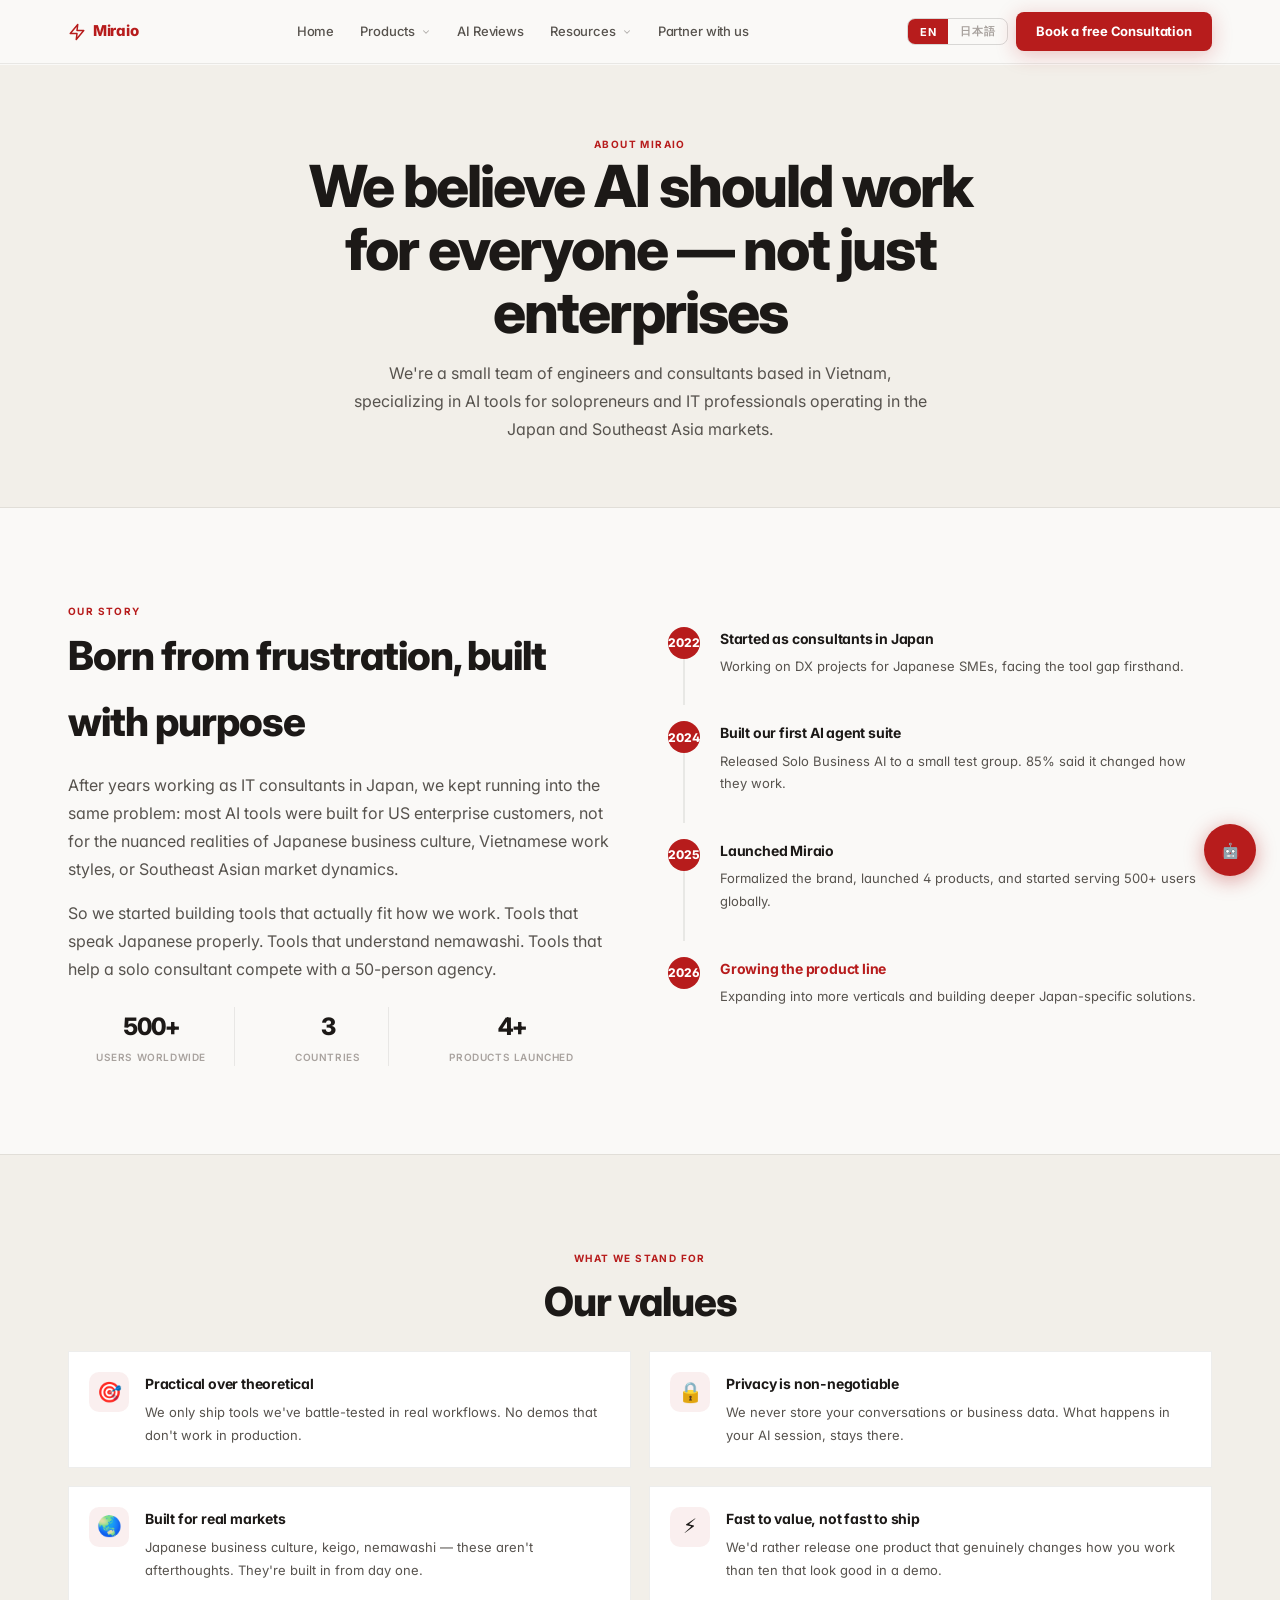
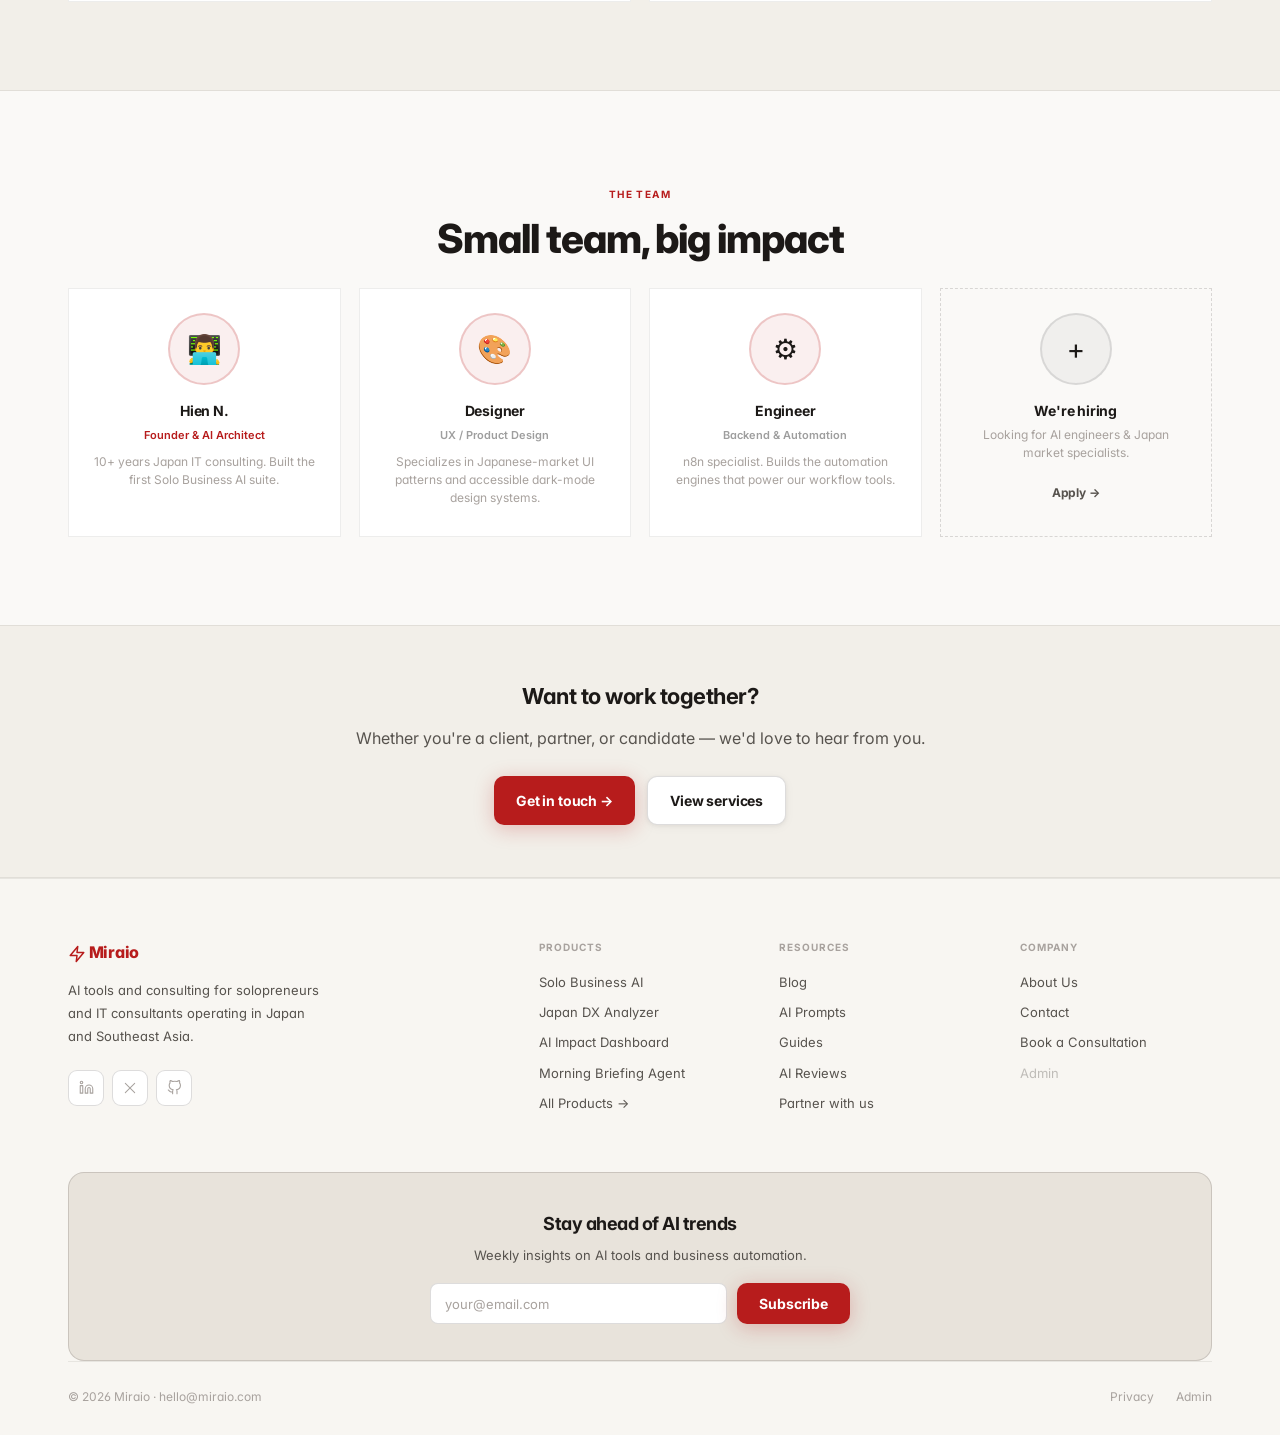
<file: about.html>
<!DOCTYPE html>
<html lang="en">
<head>
<meta charset="UTF-8">
<title>About Us — Miraio</title><meta name="theme-color" content="#0f0d0b">
<meta name="robots" content="index, follow">
<meta property="og:site_name" content="Miraio">
<meta property="og:locale" content="en_US">
<meta property="og:locale:alternate" content="ja_JP">
<meta name="viewport" content="width=device-width,initial-scale=1.0">

<meta name="description" content="Miraio: a team of AI engineers and consultants building practical AI tools for solopreneurs and IT consultants in Japan and Southeast Asia.">
<link rel="dns-prefetch" href="//fonts.googleapis.com">
<link rel="preconnect" href="https://fonts.googleapis.com" crossorigin>
<link rel="preconnect" href="https://fonts.gstatic.com" crossorigin>
<link rel="stylesheet" href="https://fonts.googleapis.com/css2?family=Inter:ital,opsz,wght@0,14..32,100..900;1,14..32,100..900&display=swap">
<link rel="stylesheet" href="assets/style.css">
<style>
.team-card{background:var(--card);border:1px solid var(--border);border-radius:var(--radius-lg);padding:24px;text-align:center;transition:border-color .15s}
.team-card:hover{border-color:var(--border2)}
.team-avatar{width:72px;height:72px;border-radius:50%;background:var(--red-dim);border:2px solid var(--red-border);display:flex;align-items:center;justify-content:center;font-size:28px;margin:0 auto 14px}
.value-item{display:flex;gap:16px;align-items:flex-start;padding:20px;background:var(--card);border:1px solid var(--border);border-radius:var(--radius-lg)}
.value-icon{width:40px;height:40px;border-radius:10px;background:var(--red-dim);display:flex;align-items:center;justify-content:center;font-size:20px;flex-shrink:0}
.timeline-item{display:flex;gap:20px;align-items:flex-start;padding-bottom:28px;position:relative}
.timeline-item:not(:last-child)::before{content:'';position:absolute;left:15px;top:32px;bottom:0;width:2px;background:var(--border)}
.timeline-dot{width:32px;height:32px;border-radius:50%;background:var(--red);color:#fff;display:flex;align-items:center;justify-content:center;font-size:12px;font-weight:800;flex-shrink:0;z-index:1}
</style>
<meta property="og:title" content="About Us — Miraio">
<meta property="og:description" content="Learn about Miraio — a small team of AI engineers and consultants building practical AI tools for solopreneurs and IT professionals in Japan and Southeast Asia.">
<meta property="og:type" content="website">
</head>
<body>
<div id="nav-placeholder"></div>

<!-- HERO -->
<div style="background:var(--bg2);border-bottom:1px solid var(--border);padding:64px 0">
  <div class="container" style="max-width:760px;text-align:center">
    <span class="section-eyebrow en-i" id="ab-eyebrow-en">About Miraio</span>
    <span class="section-eyebrow ja-i" id="ab-eyebrow-ja">Miraioについて</span>
    <h1 class="en" id="ab-h1-en" style="margin-bottom:16px">We believe AI should work<br>for everyone — not just enterprises</h1>
    <h1 class="ja" id="ab-h1-ja" style="margin-bottom:16px">AIはすべての人のために<br>働くべきだと信じています</h1>
    <p class="en" id="ab-sub-en" style="font-size:16px;max-width:580px;margin:0 auto">We're a small team of engineers and consultants based in Vietnam, specializing in AI tools for solopreneurs and IT professionals operating in the Japan and Southeast Asia markets.</p>
    <p class="ja" id="ab-sub-ja" style="font-size:16px;max-width:580px;margin:0 auto">ベトナムを拠点とするエンジニアとコンサルタントの小チームです。日本・東南アジア市場で活動するソロプレナーとITプロフェッショナル向けのAIツールを専門としています。</p>
  </div>
</div>

<!-- STORY -->
<section class="section">
  <div class="container">
    <div style="display:grid;grid-template-columns:1fr 1fr;gap:56px;align-items:center">
      <div>
        <span class="section-eyebrow en-i">Our story</span>
        <span class="section-eyebrow ja-i">ストーリー</span>
        <h2 class="en" id="ab-story-h2-en" style="margin-bottom:16px">Born from frustration, built with purpose</h2>
        <h2 class="ja" id="ab-story-h2-ja" style="margin-bottom:16px">フラストレーションから生まれ、目的を持って構築</h2>
        <p class="en" style="margin-bottom:16px">After years working as IT consultants in Japan, we kept running into the same problem: most AI tools were built for US enterprise customers, not for the nuanced realities of Japanese business culture, Vietnamese work styles, or Southeast Asian market dynamics.</p>
        <p class="ja" style="margin-bottom:16px">日本でITコンサルタントとして長年働いた後、同じ問題に繰り返しぶつかりました。ほとんどのAIツールは米国の大企業向けに作られており、日本のビジネス文化や東南アジア市場の現実に合っていませんでした。</p>
        <p class="en" style="margin-bottom:24px">So we started building tools that actually fit how we work. Tools that speak Japanese properly. Tools that understand nemawashi. Tools that help a solo consultant compete with a 50-person agency.</p>
        <p class="ja" style="margin-bottom:24px">そこで、実際の働き方に合ったツールを構築し始めました。適切な日本語を話すツール。根回しを理解するツール。ソロコンサルタントが50人規模のエージェンシーと競えるようにするツール。</p>
        <div style="display:flex;gap:32px">
          <div class="stat-item"><span class="stat-num" id="ab-stat-users" style="font-size:24px">500+</span><span class="stat-label"><span class="en-i">Users worldwide</span><span class="ja-i">世界のユーザー</span></span></div>
          <div class="stat-item"><span class="stat-num" id="ab-stat-countries" style="font-size:24px">3</span><span class="stat-label"><span class="en-i">Countries</span><span class="ja-i">対応国</span></span></div>
          <div class="stat-item"><span class="stat-num" id="ab-stat-products" style="font-size:24px">4+</span><span class="stat-label"><span class="en-i">Products launched</span><span class="ja-i">製品数</span></span></div>
        </div>
      </div>
      <div id="ab-timeline-col" style="display:flex;flex-direction:column;gap:16px">
        <div class="timeline-item">
          <div class="timeline-dot">2022</div>
          <div><h4 class="en">Started as consultants in Japan</h4><h4 class="ja">日本でのコンサルタントとしてスタート</h4><p style="font-size:13px;margin-top:5px" class="en">Working on DX projects for Japanese SMEs, facing the tool gap firsthand.</p><p style="font-size:13px;margin-top:5px" class="ja">日本のSMEのDXプロジェクトに携わり、ツールのギャップを直接体験。</p></div>
        </div>
        <div class="timeline-item">
          <div class="timeline-dot">2024</div>
          <div><h4 class="en">Built our first AI agent suite</h4><h4 class="ja">最初のAIエージェントスイートを構築</h4><p style="font-size:13px;margin-top:5px" class="en">Released Solo Business AI to a small test group. 85% said it changed how they work.</p><p style="font-size:13px;margin-top:5px" class="ja">Solo Business AIを小グループでリリース。85%が仕事のやり方が変わったと回答。</p></div>
        </div>
        <div class="timeline-item">
          <div class="timeline-dot">2025</div>
          <div><h4 class="en">Launched Miraio</h4><h4 class="ja">Miraioを立ち上げ</h4><p style="font-size:13px;margin-top:5px" class="en">Formalized the brand, launched 4 products, and started serving 500+ users globally.</p><p style="font-size:13px;margin-top:5px" class="ja">ブランドを正式化し、4つの製品をリリース、世界500人以上のユーザーにサービスを提供開始。</p></div>
        </div>
        <div class="timeline-item">
          <div class="timeline-dot">2026</div>
          <div><h4 class="en" style="color:var(--red-light)">Growing the product line</h4><h4 class="ja" style="color:var(--red-light)">製品ラインを拡大中</h4><p style="font-size:13px;margin-top:5px" class="en">Expanding into more verticals and building deeper Japan-specific solutions.</p><p style="font-size:13px;margin-top:5px" class="ja">より多くの業種に展開し、日本特化型ソリューションをさらに深化させています。</p></div>
        </div>
      </div>
    </div>
  </div>
</section>

<!-- VALUES -->
<div class="section-alt">
<div class="section">
  <div class="container">
    <div class="text-center">
      <span class="section-eyebrow en-i">What we stand for</span>
      <span class="section-eyebrow ja-i">私たちの信念</span>
      <h2 class="section-title en">Our values</h2>
      <h2 class="section-title ja">バリュー</h2>
    </div>
    <div class="grid grid-2" id="ab-values-grid">
      <div class="value-item"><div class="value-icon">🎯</div><div><h4 class="en">Practical over theoretical</h4><h4 class="ja">理論より実践</h4><p style="font-size:13px;margin-top:6px" class="en">We only ship tools we've battle-tested in real workflows. No demos that don't work in production.</p><p style="font-size:13px;margin-top:6px" class="ja">実際のワークフローで実戦テスト済みのツールのみをリリース。本番環境で動かないデモは出しません。</p></div></div>
      <div class="value-item"><div class="value-icon">🔒</div><div><h4 class="en">Privacy is non-negotiable</h4><h4 class="ja">プライバシーは妥協しない</h4><p style="font-size:13px;margin-top:6px" class="en">We never store your conversations or business data. What happens in your AI session, stays there.</p><p style="font-size:13px;margin-top:6px" class="ja">会話やビジネスデータは一切保存しません。AIセッションの内容はそこに留まります。</p></div></div>
      <div class="value-item"><div class="value-icon">🌏</div><div><h4 class="en">Built for real markets</h4><h4 class="ja">リアルな市場のために構築</h4><p style="font-size:13px;margin-top:6px" class="en">Japanese business culture, keigo, nemawashi — these aren't afterthoughts. They're built in from day one.</p><p style="font-size:13px;margin-top:6px" class="ja">日本のビジネス文化、敬語、根回し — これらは後付けではありません。最初から組み込まれています。</p></div></div>
      <div class="value-item"><div class="value-icon">⚡</div><div><h4 class="en">Fast to value, not fast to ship</h4><h4 class="ja">価値への到達が早い、リリースが早いではない</h4><p style="font-size:13px;margin-top:6px" class="en">We'd rather release one product that genuinely changes how you work than ten that look good in a demo.</p><p style="font-size:13px;margin-top:6px" class="ja">デモ映えする10製品より、仕事のやり方を本当に変える1製品をリリースする方を選びます。</p></div></div>
    </div>
  </div>
</div>
</div>

<!-- TEAM -->
<section class="section">
  <div class="container">
    <div class="text-center">
      <span class="section-eyebrow en-i">The team</span>
      <span class="section-eyebrow ja-i">チーム</span>
      <h2 class="section-title en">Small team, big impact</h2>
      <h2 class="section-title ja">小さなチーム、大きな影響</h2>
    </div>
    <div class="grid grid-4" id="ab-team-grid">
      <div class="team-card">
        <div class="team-avatar">👨‍💻</div>
        <h4 style="margin-bottom:4px">Hien N.</h4>
        <p style="font-size:11px;color:var(--red-light);font-weight:600;margin-bottom:8px">Founder & AI Architect</p>
        <p style="font-size:12px;color:var(--text3);line-height:1.5">10+ years Japan IT consulting. Built the first Solo Business AI suite.</p>
      </div>
      <div class="team-card">
        <div class="team-avatar">🎨</div>
        <h4 style="margin-bottom:4px">Designer</h4>
        <p style="font-size:11px;color:var(--metal);font-weight:600;margin-bottom:8px">UX / Product Design</p>
        <p style="font-size:12px;color:var(--text3);line-height:1.5">Specializes in Japanese-market UI patterns and accessible dark-mode design systems.</p>
      </div>
      <div class="team-card">
        <div class="team-avatar">⚙️</div>
        <h4 style="margin-bottom:4px">Engineer</h4>
        <p style="font-size:11px;color:var(--metal);font-weight:600;margin-bottom:8px">Backend & Automation</p>
        <p style="font-size:12px;color:var(--text3);line-height:1.5">n8n specialist. Builds the automation engines that power our workflow tools.</p>
      </div>
      <div class="team-card" style="border:1px dashed var(--border2);background:transparent">
        <div class="team-avatar" style="background:var(--metal-dim);border-color:rgba(158,158,158,.3)">+</div>
        <h4 style="margin-bottom:4px" class="en">We're hiring</h4>
        <h4 style="margin-bottom:4px" class="ja">採用中</h4>
        <p style="font-size:12px;color:var(--text3);line-height:1.5;margin-bottom:12px" class="en">Looking for AI engineers & Japan market specialists.</p>
        <p style="font-size:12px;color:var(--text3);line-height:1.5;margin-bottom:12px" class="ja">AIエンジニアと日本市場スペシャリストを募集中。</p>
        <a href="contact.html" class="btn btn-ghost btn-sm"><span class="en-i">Apply →</span><span class="ja-i">応募 →</span></a>
      </div>
    </div>
  </div>
</section>

<!-- CTA -->
<div class="section-alt section-sm">
  <div class="container" style="text-align:center">
    <h3 class="en" id="ab-cta-en">Want to work together?</h3>
    <h3 class="ja" id="ab-cta-ja">一緒に仕事をしませんか？</h3>
    <p class="en" style="margin:10px 0 24px">Whether you're a client, partner, or candidate — we'd love to hear from you.</p>
    <p class="ja" style="margin:10px 0 24px">クライアント、パートナー、候補者の方 — どうぞご連絡ください。</p>
    <div style="display:flex;gap:12px;justify-content:center;flex-wrap:wrap">
      <a href="contact.html" class="btn btn-primary"><span class="en-i">Get in touch →</span><span class="ja-i">お問い合わせ →</span></a>
      <a href="services.html" class="btn btn-secondary"><span class="en-i">View services</span><span class="ja-i">サービスを見る</span></a>
    </div>
  </div>
</div>

<div id="footer-placeholder"></div>
<script src="assets/app.js" defer></script>
<script src="assets/nav.js" defer></script>
<script>
(function applyAboutPage() {
  var d; try { d = JSON.parse(localStorage.getItem('miraio_about_page') || 'null') || {}; } catch(e) { d = {}; }
  function tx(id,v){ if(!v) return; var el=document.getElementById(id); if(el) el.textContent=v; }
  function ih(id,v){ if(!v) return; var el=document.getElementById(id); if(el) el.innerHTML=v; }
  tx('ab-eyebrow-en', d.eyebrow_en);
  tx('ab-eyebrow-ja', d.eyebrow_ja);
  ih('ab-h1-en', d.h1_en);
  ih('ab-h1-ja', d.h1_ja);
  tx('ab-sub-en', d.sub_en);
  tx('ab-sub-ja', d.sub_ja);
  ih('ab-story-h2-en', d.story_h2_en || d.story_en && '');
  tx('ab-stat-users', d.stat_users);
  tx('ab-stat-countries', d.stat_countries);
  tx('ab-stat-products', d.stat_products);
  tx('ab-cta-en', d.cta_en);
  tx('ab-cta-ja', d.cta_ja);
  // Timeline (if admin saved custom array)
  var timeline = Array.isArray(d.timeline) ? d.timeline : [];
  if (timeline.length) {
    var col = document.getElementById('ab-timeline-col');
    if (col) col.innerHTML = timeline.map(function(t) {
      return '<div class="timeline-item">' +
        '<div class="timeline-dot">' + (t.year||'') + '</div>' +
        '<div>' +
          (t.h_en ? '<h4 class="en" style="'+(t.color?'color:'+t.color:'')+'">'+t.h_en+'</h4>' : '') +
          (t.h_ja ? '<h4 class="ja" style="'+(t.color?'color:'+t.color:'')+'">'+t.h_ja+'</h4>' : '') +
          (t.p_en ? '<p style="font-size:13px;margin-top:5px" class="en">'+t.p_en+'</p>' : '') +
          (t.p_ja ? '<p style="font-size:13px;margin-top:5px" class="ja">'+t.p_ja+'</p>' : '') +
        '</div></div>';
    }).join('');
  }
  // Team (if admin saved custom array)
  var team = Array.isArray(d.team) ? d.team : [];
  if (team.length) {
    var tg = document.getElementById('ab-team-grid');
    if (tg) tg.innerHTML = team.map(function(m) {
      return '<div class="team-card">' +
        '<div class="team-avatar">' + (m.emoji||'👤') + '</div>' +
        '<h4 style="margin-bottom:4px">' + (m.name||'') + '</h4>' +
        '<p style="font-size:11px;color:var(--red-light);font-weight:600;margin-bottom:8px">' + (m.role_en||m.role||'') + '</p>' +
        '<p style="font-size:12px;color:var(--text3);line-height:1.5">' + (m.bio||'') + '</p>' +
      '</div>';
    }).join('');
  }
  // Values (if admin saved custom array)
  var values = Array.isArray(d.values) ? d.values : [];
  if (values.length) {
    var vg = document.getElementById('ab-values-grid');
    if (vg) vg.innerHTML = values.map(function(v) {
      return '<div class="value-item">' +
        '<div class="value-icon">' + (v.icon||'✦') + '</div>' +
        '<div>' +
          (v.h_en ? '<h4 class="en">'+v.h_en+'</h4>' : '') +
          (v.h_ja ? '<h4 class="ja">'+v.h_ja+'</h4>' : '') +
          (v.p_en ? '<p style="font-size:13px;margin-top:6px" class="en">'+v.p_en+'</p>' : '') +
          (v.p_ja ? '<p style="font-size:13px;margin-top:6px" class="ja">'+v.p_ja+'</p>' : '') +
        '</div></div>';
    }).join('');
  }
})();
</script>
</body>
</html>
</file>
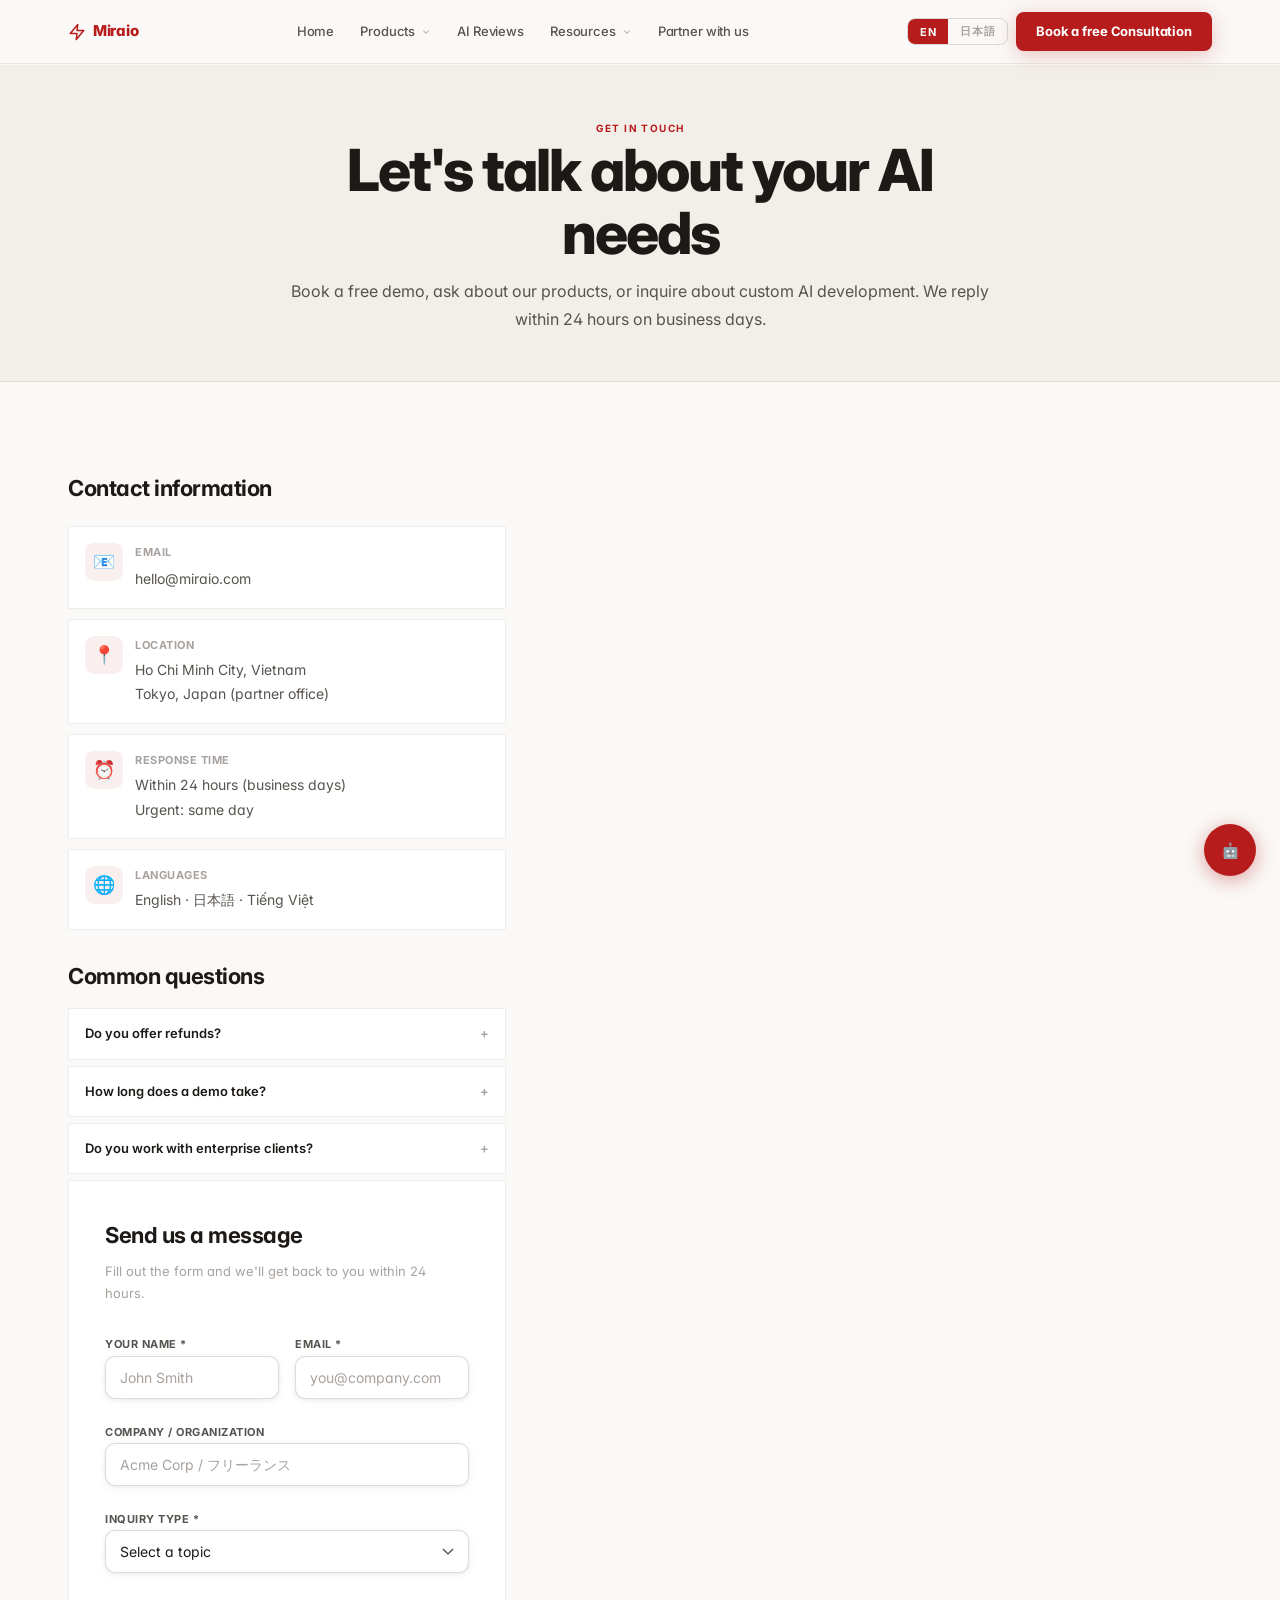
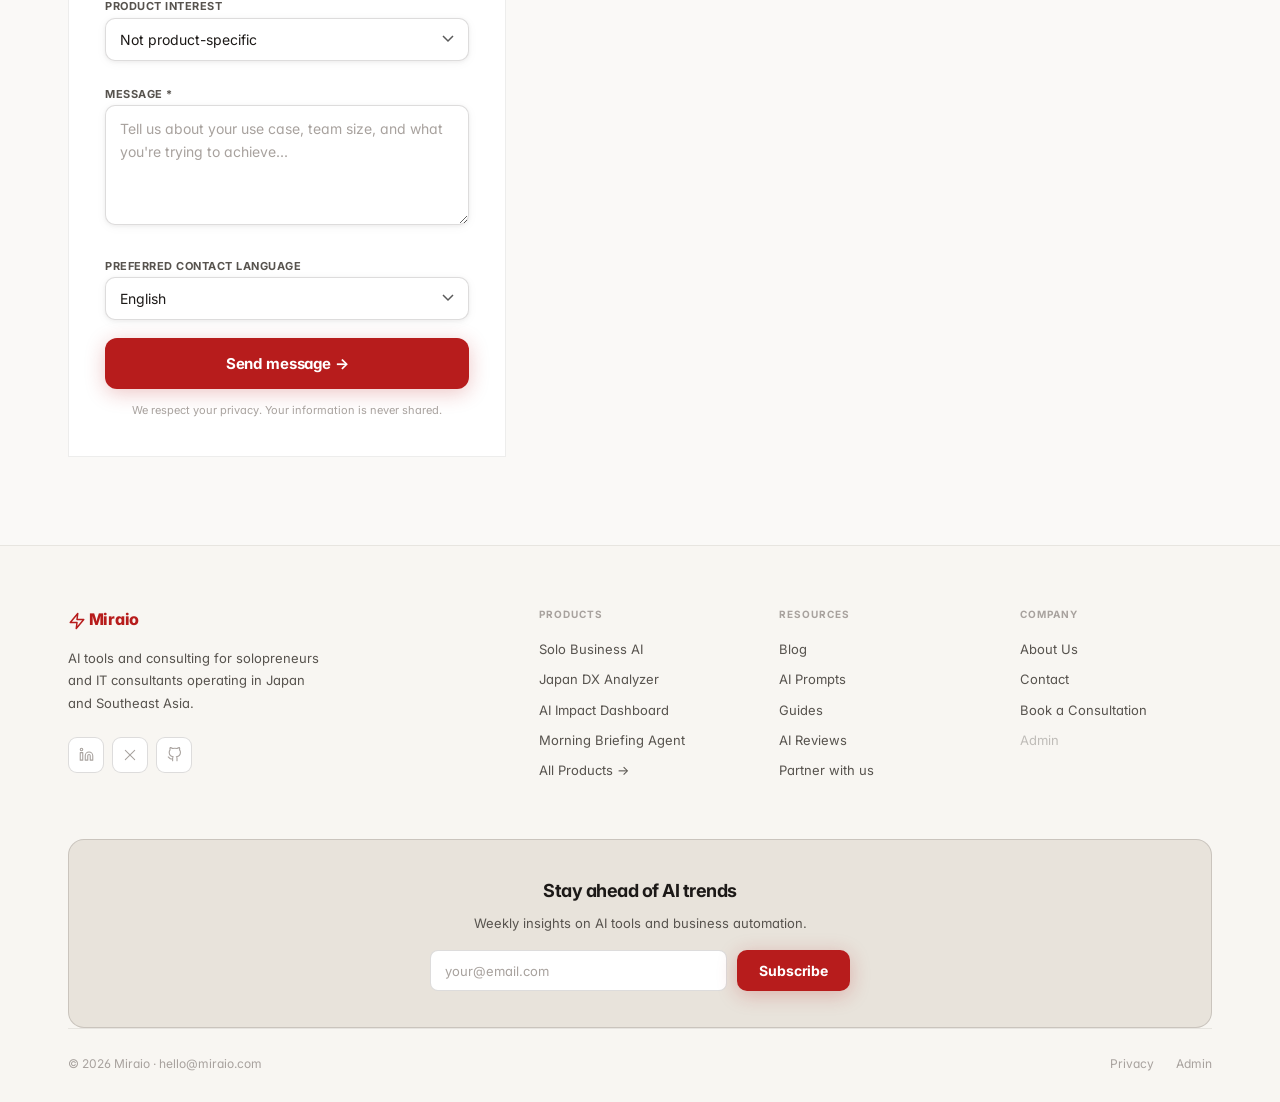
<file: contact.html>
<!DOCTYPE html>
<html lang="en">
<head>
<meta charset="UTF-8">
<title>Contact — Book a Demo or Consultation | Miraio</title><meta name="theme-color" content="#0f0d0b">
<meta name="robots" content="index, follow">
<meta property="og:site_name" content="Miraio">
<meta property="og:locale" content="en_US">
<meta property="og:locale:alternate" content="ja_JP">
<meta name="viewport" content="width=device-width,initial-scale=1.0">

<meta name="description" content="Contact Miraio to book a product demo, inquire about custom AI development, or get help with our products.">
<link rel="dns-prefetch" href="//fonts.googleapis.com">
<link rel="preconnect" href="https://fonts.googleapis.com" crossorigin>
<link rel="preconnect" href="https://fonts.gstatic.com" crossorigin>
<link rel="stylesheet" href="https://fonts.googleapis.com/css2?family=Inter:ital,opsz,wght@0,14..32,100..900;1,14..32,100..900&display=swap">
<link rel="stylesheet" href="assets/style.css">
<style>
.contact-info-item{display:flex;gap:12px;align-items:flex-start;padding:16px;background:var(--card);border:1px solid var(--border);border-radius:var(--radius-lg);margin-bottom:10px}
.contact-icon{width:38px;height:38px;border-radius:9px;display:flex;align-items:center;justify-content:center;font-size:18px;flex-shrink:0;background:var(--red-dim)}
.faq-mini{background:var(--card);border:1px solid var(--border);border-radius:var(--radius);overflow:hidden;margin-bottom:6px}
.faq-mini-q{padding:14px 16px;font-size:13px;font-weight:600;cursor:pointer;display:flex;justify-content:space-between;color:var(--text)}
.faq-mini-a{padding:0 16px 14px;font-size:13px;color:var(--text2);line-height:1.65;display:none}
.faq-mini.open .faq-mini-a{display:block}
.faq-mini.open .faq-arr{transform:rotate(45deg)}
</style>
<meta property="og:title" content="Contact — Book a Demo or Consultation | Miraio">
<meta property="og:description" content="Contact Miraio to book a free product demo, ask about custom AI development, or get support. We reply within 24 hours on business days.">
<meta property="og:type" content="website">
</head>
<body>
<div id="nav-placeholder"></div>

<div style="background:var(--bg2);border-bottom:1px solid var(--border);padding:48px 0">
  <div class="container" style="max-width:760px;text-align:center">
    <span class="section-eyebrow en-i">Get in touch</span>
    <span class="section-eyebrow ja-i">お問い合わせ</span>
    <h1 class="en" id="ct-h1-en" style="margin-bottom:12px">Let's talk about your AI needs</h1>
    <h1 class="ja" id="ct-h1-ja" style="margin-bottom:12px">AIのニーズについて話しましょう</h1>
    <p class="en" id="ct-sub-en">Book a free demo, ask about our products, or inquire about custom AI development. We reply within 24 hours on business days.</p>
    <p class="ja" id="ct-sub-ja">無料デモの予約、製品についての質問、カスタムAI開発のご相談。営業日24時間以内に返信します。</p>
  </div>
</div>

<section class="section">
  <div class="container">
    <div style="display:grid;grid-template-columns:1fr 1.5fr;gap:48px">
      <!-- LEFT: Info -->
      <div>
        <h3 class="en" style="margin-bottom:20px">Contact information</h3>
        <h3 class="ja" style="margin-bottom:20px">連絡先情報</h3>
        <div class="contact-info-item">
          <div class="contact-icon">📧</div>
          <div><p style="font-size:11px;color:var(--text3);text-transform:uppercase;letter-spacing:.5px;font-weight:700;margin-bottom:3px">Email</p><a href="mailto:hello@miraio.com" style="font-size:14px;color:var(--text2)">hello@miraio.com</a></div>
        </div>
        <div class="contact-info-item">
          <div class="contact-icon">📍</div>
          <div><p style="font-size:11px;color:var(--text3);text-transform:uppercase;letter-spacing:.5px;font-weight:700;margin-bottom:3px"><span class="en-i">Location</span><span class="ja-i">所在地</span></p><p style="font-size:14px;color:var(--text2)">Ho Chi Minh City, Vietnam<br>Tokyo, Japan (partner office)</p></div>
        </div>
        <div class="contact-info-item">
          <div class="contact-icon">⏰</div>
          <div><p style="font-size:11px;color:var(--text3);text-transform:uppercase;letter-spacing:.5px;font-weight:700;margin-bottom:3px"><span class="en-i">Response time</span><span class="ja-i">返信時間</span></p><p style="font-size:14px;color:var(--text2)" class="en">Within 24 hours (business days)<br>Urgent: same day</p><p style="font-size:14px;color:var(--text2)" class="ja">営業日24時間以内<br>緊急：当日対応</p></div>
        </div>
        <div class="contact-info-item">
          <div class="contact-icon">🌐</div>
          <div><p style="font-size:11px;color:var(--text3);text-transform:uppercase;letter-spacing:.5px;font-weight:700;margin-bottom:3px"><span class="en-i">Languages</span><span class="ja-i">対応言語</span></p><p style="font-size:14px;color:var(--text2)">English · 日本語 · Tiếng Việt</p></div>
        </div>

        <h3 class="en" style="margin:28px 0 14px">Common questions</h3>
        <h3 class="ja" style="margin:28px 0 14px">よくある質問</h3>
        <div id="ct-faq-list"><div class="faq-mini" onclick="this.classList.toggle('open')">
          <div class="faq-mini-q"><span class="en-i">Do you offer refunds?</span><span class="ja-i">返金対応はありますか？</span><span class="faq-arr" style="transition:transform .2s;color:var(--text3)">+</span></div>
          <div class="faq-mini-a"><span class="en-i">Yes — 30-day money-back guarantee on all products. No questions asked.</span><span class="ja-i">はい — 全製品に30日間返金保証があります。理由は問いません。</span></div>
        </div>
        <div class="faq-mini" onclick="this.classList.toggle('open')">
          <div class="faq-mini-q"><span class="en-i">How long does a demo take?</span><span class="ja-i">デモはどのくらいかかりますか？</span><span class="faq-arr" style="transition:transform .2s;color:var(--text3)">+</span></div>
          <div class="faq-mini-a"><span class="en-i">Product demos are 30 minutes. Custom solution scoping calls are 45-60 minutes.</span><span class="ja-i">製品デモは30分。カスタムソリューションのスコープコールは45〜60分です。</span></div>
        </div>
        <div class="faq-mini" onclick="this.classList.toggle('open')">
          <div class="faq-mini-q"><span class="en-i">Do you work with enterprise clients?</span><span class="ja-i">エンタープライズクライアントとも協力しますか？</span><span class="faq-arr" style="transition:transform .2s;color:var(--text3)">+</span></div>
          <div class="faq-mini-a"><span class="en-i">Yes. We have an Enterprise tier with white-labeling, custom agents, and priority support. Contact us to discuss.</span><span class="ja-i">はい。ホワイトラベル、カスタムエージェント、優先サポートを含むEnterpriseプランがあります。ご相談ください。</span></div>
        </div>
      </div>

      <!-- RIGHT: Form -->
      <div>
        <div style="background:var(--card);border:1px solid var(--border);border-radius:var(--radius-xl);padding:36px">
          <h3 class="en" style="margin-bottom:6px">Send us a message</h3>
          <h3 class="ja" style="margin-bottom:6px">メッセージを送る</h3>
          <p style="font-size:13px;color:var(--text3);margin-bottom:24px" class="en">Fill out the form and we'll get back to you within 24 hours.</p>
          <p style="font-size:13px;color:var(--text3);margin-bottom:24px" class="ja">フォームに記入いただくと、24時間以内にご返信します。</p>
          <form id="contactForm">
            <div class="form-row">
              <div class="form-group">
                <label class="form-label en-i">Your name *</label>
                <label class="form-label ja-i">お名前 *</label>
                <input type="text" name="name" class="form-input" required placeholder="John Smith">
              </div>
              <div class="form-group">
                <label class="form-label en-i">Email *</label>
                <label class="form-label ja-i">メールアドレス *</label>
                <input type="email" name="email" class="form-input" required placeholder="you@company.com">
              </div>
            </div>
            <div class="form-group">
              <label class="form-label en-i">Company / Organization</label>
              <label class="form-label ja-i">会社名・組織名</label>
              <input type="text" name="company" class="form-input" placeholder="Acme Corp / フリーランス">
            </div>
            <div class="form-group">
              <label class="form-label en-i">Inquiry type *</label>
              <label class="form-label ja-i">お問い合わせ種別 *</label>
              <select name="type" id="ct-inquiry-select" class="form-select" required>
                <option value="" disabled selected><span class="en-i">Select a topic</span></option>
                <option value="demo"><span class="en-i">Book a product demo</span></option>
                <option value="product-discussion"><span class="en-i">Product discussion</span></option>
                <option value="purchase"><span class="en-i">Purchase / pricing question</span></option>
                <option value="custom"><span class="en-i">Custom AI development</span></option>
                <option value="support"><span class="en-i">Product support</span></option>
                <option value="partnership"><span class="en-i">Partnership / affiliate</span></option>
                <option value="other"><span class="en-i">Other</span></option>
              </select>
            </div>
            <div class="form-group">
              <label class="form-label en-i">Product interest</label>
              <label class="form-label ja-i">興味のある製品</label>
              <select name="product" class="form-select">
                <option value="">Not product-specific</option>
                <option value="solo-business-ai">Solo Business AI</option>
                <option value="japan-dx">Japan DX Analyzer</option>
                <option value="ai-impact">AI Impact Dashboard</option>
                <option value="morning-brief">Morning Briefing Agent</option>
                <option value="custom">Custom Solution</option>
              </select>
            </div>
            <div class="form-group">
              <label class="form-label en-i">Message *</label>
              <label class="form-label ja-i">メッセージ *</label>
              <textarea name="message" class="form-textarea" required placeholder="Tell us about your use case, team size, and what you're trying to achieve..." style="min-height:120px"></textarea>
            </div>
            <div class="form-group">
              <label class="form-label en-i">Preferred contact language</label>
              <label class="form-label ja-i">希望言語</label>
              <select name="language" class="form-select">
                <option value="en">English</option>
                <option value="ja">日本語</option>
                <option value="vi">Tiếng Việt</option>
              </select>
            </div>
            <button type="submit" class="btn btn-primary btn-block btn-lg">
              <span class="en-i">Send message →</span>
              <span class="ja-i">送信 →</span>
            </button>
            <p style="font-size:11px;color:var(--text3);text-align:center;margin-top:12px" class="en">We respect your privacy. Your information is never shared.</p>
            <p style="font-size:11px;color:var(--text3);text-align:center;margin-top:12px" class="ja">プライバシーを尊重します。情報は共有されません。</p>
          </form>
        </div>
      </div>
    </div>
  </div>
</section>

<div id="footer-placeholder"></div>
<script src="assets/app.js" defer></script>
<script src="assets/nav.js" defer></script>
<script>
(function applyContactPage() {
  var d; try { d = JSON.parse(localStorage.getItem('miraio_contact_page') || 'null') || {}; } catch(e) { d = {}; }
  function tx(id,v){ if(!v) return; var el=document.getElementById(id); if(el) el.textContent=v; }
  function ih(id,v){ if(!v) return; var el=document.getElementById(id); if(el) el.innerHTML=v; }
  tx('ct-h1-en', d.h1_en);
  tx('ct-h1-ja', d.h1_ja);
  tx('ct-sub-en', d.sub_en);
  tx('ct-sub-ja', d.sub_ja);
  tx('ct-langs', d.langs);
  if (d.email) {
    var el = document.getElementById('ct-email-link');
    if (el) { el.href = 'mailto:' + d.email; el.textContent = d.email; }
  }
  ih('ct-location-en', (d.location_en || '').replace(/
/g,'<br>'));
  ih('ct-resp-en', (d.response_en || '').replace(/
/g,'<br>'));
  // FAQ (if custom)
  var faq = Array.isArray(d.faq) ? d.faq : [];
  if (faq.length) {
    var list = document.getElementById('ct-faq-list');
    if (list) list.innerHTML = faq.map(function(f) {
      return '<div class="faq-mini" onclick="this.classList.toggle('open')">' +
        '<div class="faq-mini-q">' + (f.q_en || f.q || '') + '<span class="faq-arr" style="transition:transform .2s;color:var(--text3)">+</span></div>' +
        '<div class="faq-mini-a">' + (f.a_en || f.a || '') + '</div>' +
      '</div>';
    }).join('');
  }
  // Inquiry types (if custom pipe-separated lines: "value|label")
  if (d.inquiry_types) {
    var sel = document.getElementById('ct-inquiry-select');
    if (sel) {
      var lines = d.inquiry_types.split('
').filter(function(l){ return l.trim(); });
      sel.innerHTML = '<option value="" disabled selected>Select a topic</option>' +
        lines.map(function(l) {
          var parts = l.split('|'); var val = parts[0].trim(); var lbl = (parts[1]||val).trim();
          return '<option value="' + val + '">' + lbl + '</option>';
        }).join('');
    }
  }
})();
</script>

<script>
document.addEventListener('DOMContentLoaded', () => {
  const form = document.getElementById('contactForm');
  form.addEventListener('submit', (e) => {
    e.preventDefault();
    const data = Object.fromEntries(new FormData(form));
    Store.addInquiry(data);
    showToast(currentLang === 'ja' ? 'メッセージを送信しました！24時間以内に返信します。' : 'Message sent! We\'ll reply within 24 hours.', 'success');
    form.reset();
  });
});
</script>
</body>
</html>
</file>
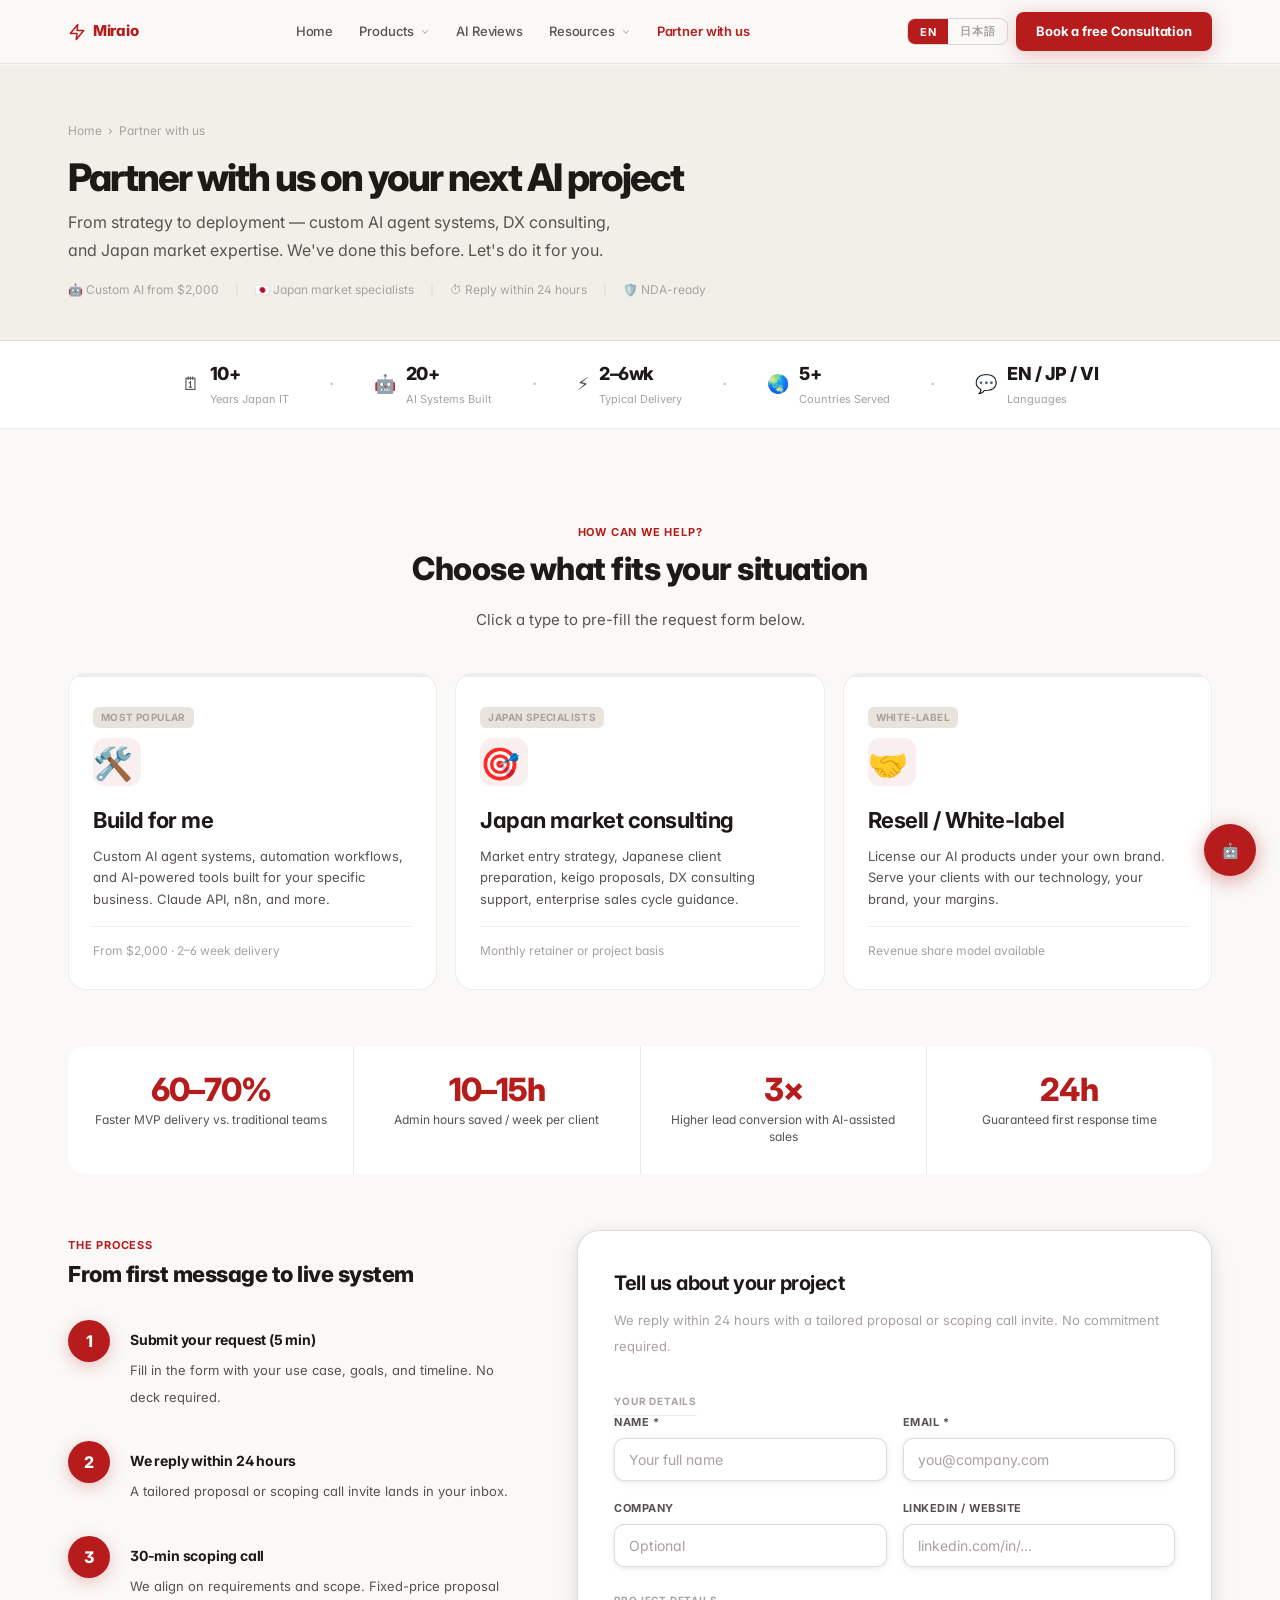
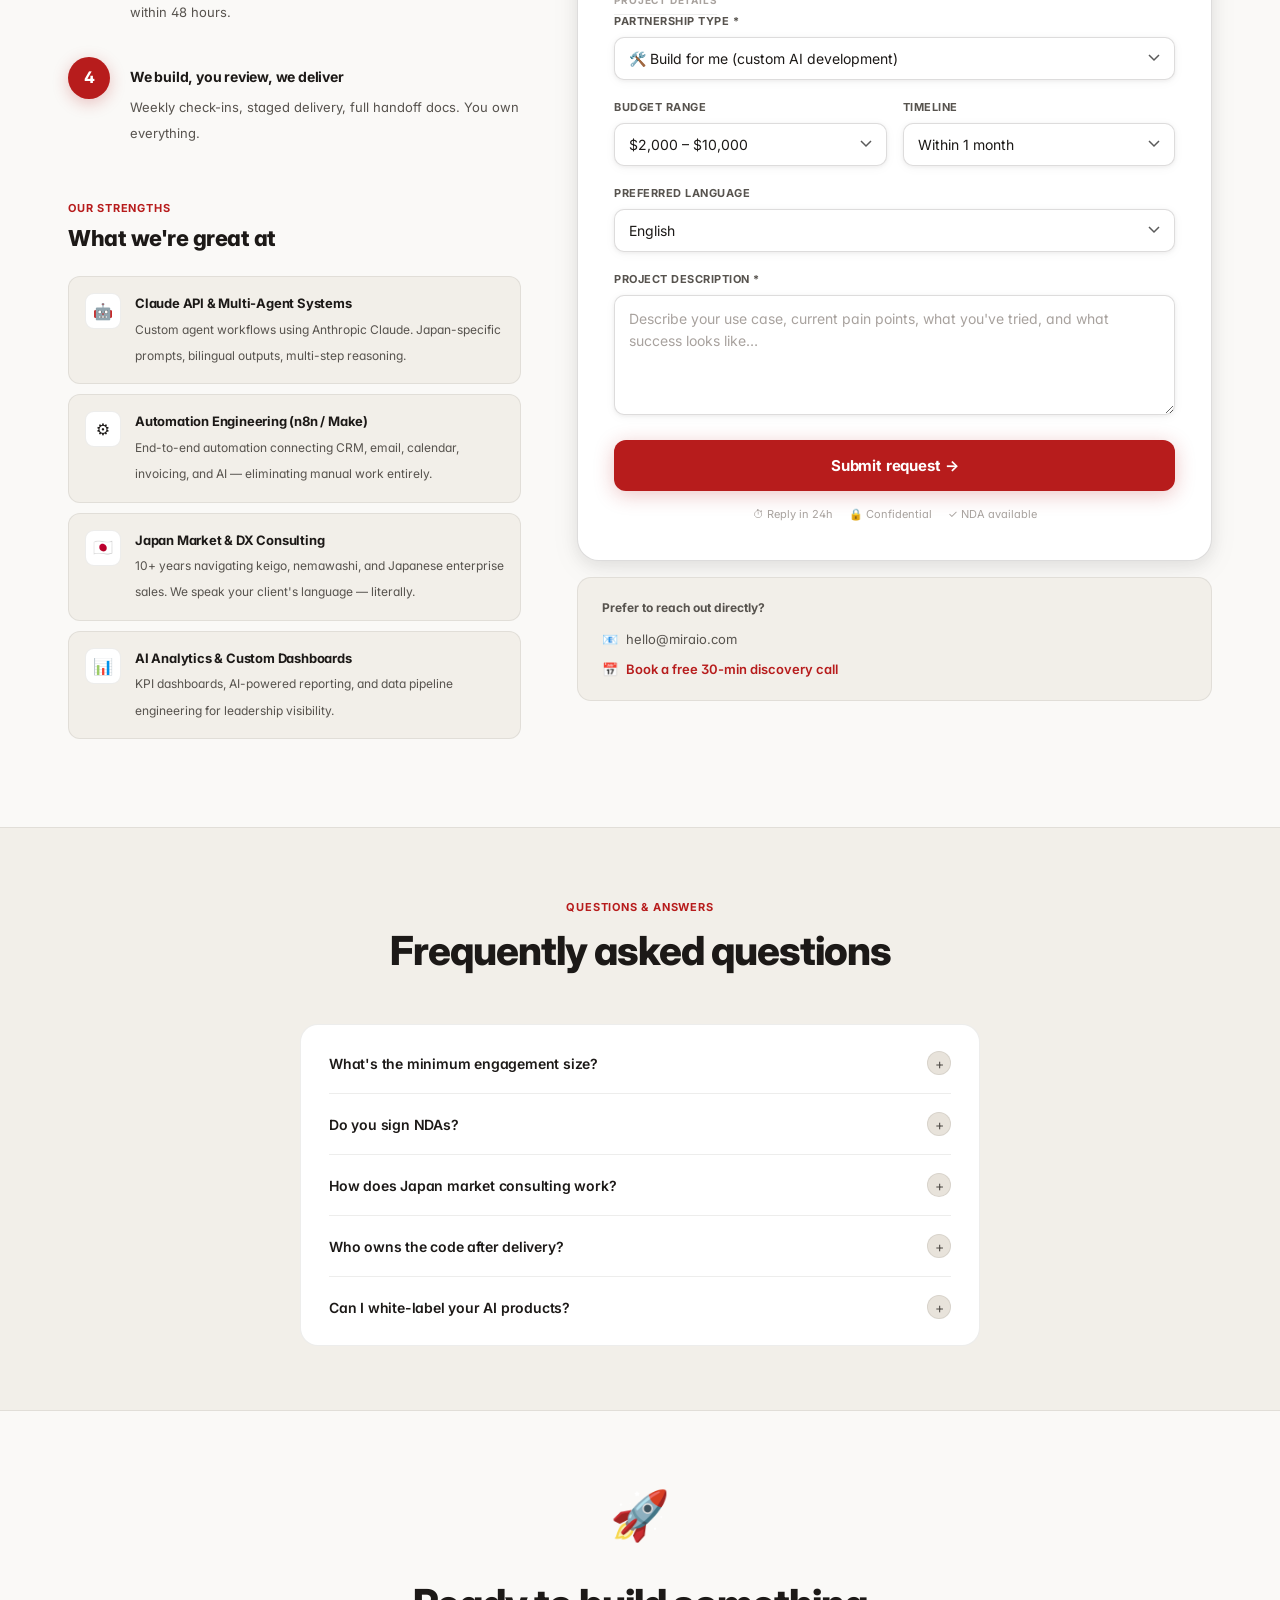
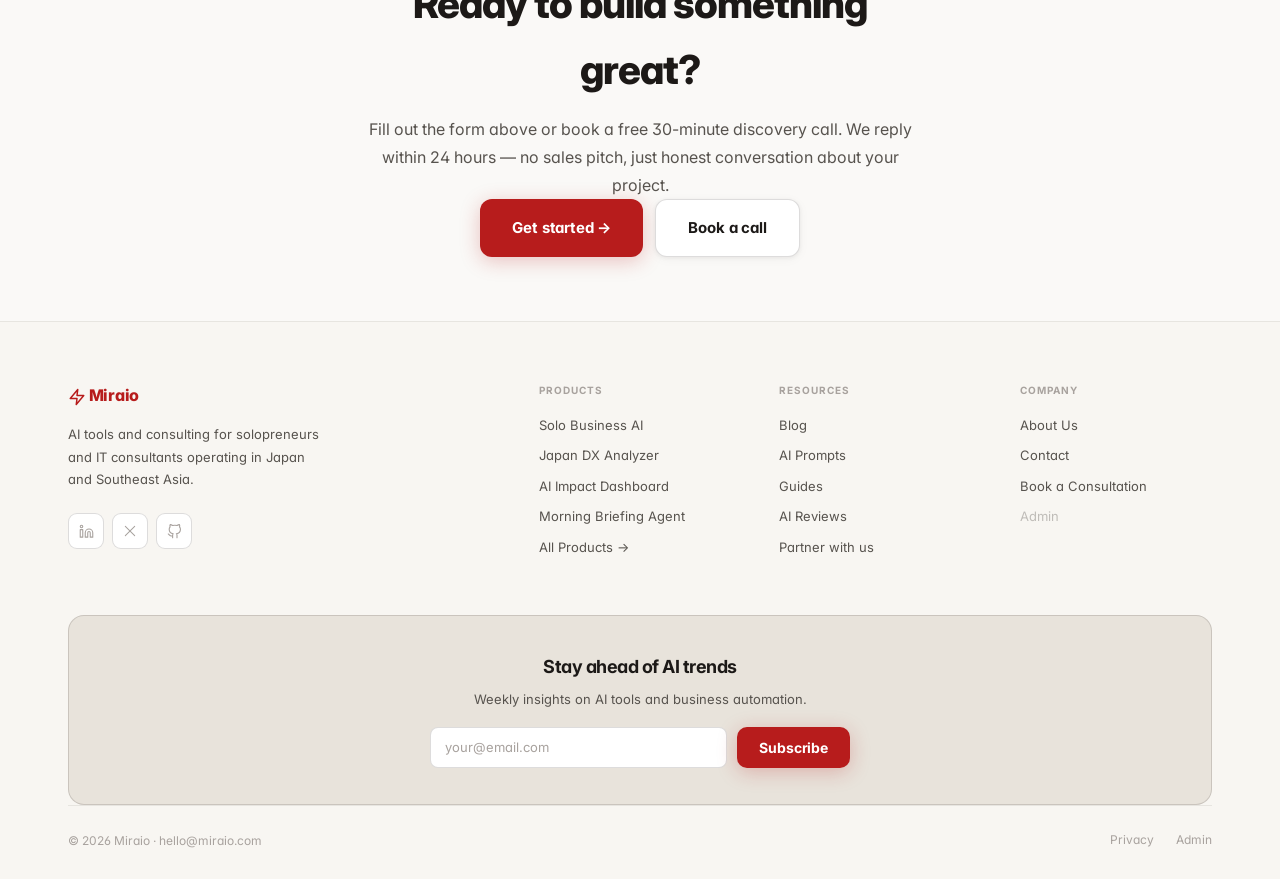
<file: partner.html>
<!DOCTYPE html>
<html lang="en">
<head>
<meta charset="UTF-8"><meta name="viewport" content="width=device-width,initial-scale=1.0">
<title>Partner with Miraio — AI Consulting & Development for Japan Market</title>
<meta name="description" content="Partner with Miraio for AI implementation, DX consulting, and custom AI development. From $2,000. Japan specialists. Reply within 24 hours.">
<link rel="dns-prefetch" href="//fonts.googleapis.com">
<link rel="preconnect" href="https://fonts.googleapis.com" crossorigin>
<link rel="preconnect" href="https://fonts.gstatic.com" crossorigin>
<link rel="icon" href="data:image/svg+xml,<svg xmlns='http://www.w3.org/2000/svg' viewBox='0 0 100 100'><text y='.9em' font-size='90'>🤝</text></svg>">
<link rel="stylesheet" href="assets/style.css">
<style>
/* TRUST STRIP */
.trust-strip{background:var(--card);border-bottom:1px solid var(--border);padding:18px 0}
.trust-strip-inner{display:flex;align-items:center;justify-content:center;gap:40px;flex-wrap:wrap}
.trust-item{display:flex;align-items:center;gap:10px;font-size:13px;color:var(--text2)}
.trust-icon{font-size:18px}
.trust-num{font-size:18px;font-weight:800;color:var(--text);letter-spacing:-.5px}
.trust-sep{color:var(--border3);font-size:20px}

/* PARTNER OPTION CARDS */
.partner-option{background:var(--card);border:1.5px solid var(--border);border-radius:18px;padding:28px 24px;cursor:pointer;transition:all .22s;position:relative;overflow:hidden}
.partner-option::before{content:'';position:absolute;top:0;left:0;right:0;height:3px;background:var(--border);transition:background .22s}
.partner-option:hover{border-color:var(--border2);box-shadow:var(--s2);transform:translateY(-2px)}
.partner-option.selected{border-color:var(--red);box-shadow:0 0 0 3px rgba(183,28,28,0.1)}
.partner-option.selected::before{background:var(--red)}
.partner-option-icon{font-size:32px;margin-bottom:16px;display:block}
.partner-option-tag{display:inline-flex;align-items:center;gap:4px;padding:2px 8px;border-radius:6px;font-size:10px;font-weight:700;text-transform:uppercase;letter-spacing:.4px;background:var(--bg3);color:var(--text3);margin-bottom:10px}

/* HOW IT WORKS */
.process-step{display:flex;gap:20px;align-items:flex-start;margin-bottom:32px}
.process-step:last-child{margin-bottom:0}
.process-step-num{width:42px;height:42px;border-radius:50%;background:var(--red);color:#fff;font-size:16px;font-weight:800;display:flex;align-items:center;justify-content:center;flex-shrink:0;box-shadow:0 4px 16px rgba(183,28,28,0.25)}

/* EXPERTISE ITEM */
.exp-item{display:flex;gap:14px;padding:16px;background:var(--bg2);border:1px solid var(--border);border-radius:12px;margin-bottom:10px;transition:all .18s}
.exp-item:hover{background:var(--card);border-color:var(--border2);box-shadow:var(--s1)}
.exp-item:last-child{margin-bottom:0}
.exp-icon{width:36px;height:36px;border-radius:9px;background:var(--card);border:1px solid var(--border);display:flex;align-items:center;justify-content:center;font-size:16px;flex-shrink:0}

/* RESULTS STATS */
.results-grid{display:grid;grid-template-columns:repeat(4,1fr);gap:1px;background:var(--border);border-radius:16px;overflow:hidden;margin-bottom:56px}
.result-stat{background:var(--card);padding:28px 20px;text-align:center}
.result-stat-num{font-size:32px;font-weight:800;color:var(--red);letter-spacing:-1px;line-height:1}
.result-stat-label{font-size:12px;color:var(--text2);margin-top:6px;line-height:1.4}

/* FORM */
.partner-form-card{background:var(--card);border:1.5px solid var(--border2);border-radius:22px;padding:36px;box-shadow:var(--s2)}
.form-section-label{font-size:10px;font-weight:700;text-transform:uppercase;letter-spacing:.8px;color:var(--text3);margin-bottom:16px;padding-bottom:8px;border-bottom:1px solid var(--border)}

/* FAQ */
.faq-item{border-bottom:1px solid var(--border);overflow:hidden}
.faq-item:last-child{border-bottom:none}
.faq-q{display:flex;align-items:center;justify-content:space-between;padding:18px 0;cursor:pointer;gap:16px}
.faq-q h4{font-size:14px;font-weight:600;color:var(--text);line-height:1.4;margin:0}
.faq-toggle{width:24px;height:24px;border-radius:50%;background:var(--bg3);border:1px solid var(--border);display:flex;align-items:center;justify-content:center;font-size:14px;flex-shrink:0;transition:all .2s;color:var(--text2)}
.faq-item.open .faq-toggle{background:var(--red);color:#fff;border-color:var(--red);transform:rotate(45deg)}
.faq-a{display:none;padding:0 0 18px;font-size:13px;color:var(--text2);line-height:1.75}
.faq-item.open .faq-a{display:block}

/* SECTION TITLES */
.section-title-block{margin-bottom:40px}
.section-title-block .eyebrow{font-size:11px;font-weight:700;text-transform:uppercase;letter-spacing:.8px;color:var(--red);margin-bottom:8px}
.section-title-block h2{font-size:clamp(22px,3vw,32px);font-weight:800;letter-spacing:-.5px;margin-bottom:10px}
.section-title-block p{font-size:15px;color:var(--text2)}

/* LAYOUT */
.partner-layout{display:grid;grid-template-columns:1fr 1.4fr;gap:56px;align-items:flex-start}

@media(max-width:960px){
  .partner-layout{grid-template-columns:1fr}
  .results-grid{grid-template-columns:repeat(2,1fr)}
}
@media(max-width:600px){
  .results-grid{grid-template-columns:1fr 1fr}
  .trust-strip-inner{gap:20px}
}
</style>
</head>
<body>
<div id="nav-placeholder"></div>

<!-- PAGE HEADER -->
<div style="background:var(--bg2);border-bottom:1px solid var(--border);padding:40px 0">
  <div class="container">
    <div class="breadcrumb">
      <a href="index.html"><span class="en-i">Home</span><span class="ja-i">ホーム</span></a>
      <span>›</span>
      <span><span class="en-i">Partner with us</span><span class="ja-i">パートナー</span></span>
    </div>
    <h1 id="pt-h1-en" style="font-size:clamp(24px,4vw,38px);margin-bottom:10px" class="en">Partner with us on your next AI project</h1>
    <h1 id="pt-h1-ja" style="font-size:clamp(24px,4vw,38px);margin-bottom:10px" class="ja">次のAIプロジェクトで<br>パートナーとして協力します</h1>
    <p id="pt-sub-en" class="en" style="max-width:560px">From strategy to deployment — custom AI agent systems, DX consulting, and Japan market expertise. We've done this before. Let's do it for you.</p>
    <p id="pt-sub-ja" class="ja" style="max-width:560px">戦略から展開まで — カスタムAIエージェント、DXコンサルティング、日本市場専門知識。実績があります。</p>
    <div style="display:flex;align-items:center;gap:16px;flex-wrap:wrap;margin-top:16px;font-size:12px;color:var(--text3)">
      <span>🤖 <span class="en-i">Custom AI from $2,000</span><span class="ja-i">カスタムAI $2,000〜</span></span>
      <span style="opacity:.3">|</span>
      <span>🇯🇵 <span class="en-i">Japan market specialists</span><span class="ja-i">日本市場専門家</span></span>
      <span style="opacity:.3">|</span>
      <span>⏱ <span class="en-i">Reply within 24 hours</span><span class="ja-i">24時間以内に返信</span></span>
      <span style="opacity:.3">|</span>
      <span>🛡️ <span class="en-i">NDA-ready</span><span class="ja-i">NDA対応</span></span>
    </div>
  </div>
</div>

<!-- Trust Strip -->
<div class="trust-strip">
  <div class="container">
    <div class="trust-strip-inner">
      <div class="trust-item"><span class="trust-icon">🗓</span><div><div id="pt-ts1n" class="trust-num">10+</div><div id="pt-ts1l" style="font-size:11px;color:var(--text3)" class="en-i">Years Japan IT</div></div></div>
      <span class="trust-sep">·</span>
      <div class="trust-item"><span class="trust-icon">🤖</span><div><div id="pt-ts2n" class="trust-num">20+</div><div id="pt-ts2l" style="font-size:11px;color:var(--text3)" class="en-i">AI Systems Built</div></div></div>
      <span class="trust-sep">·</span>
      <div class="trust-item"><span class="trust-icon">⚡</span><div><div id="pt-ts3n" class="trust-num">2–6wk</div><div id="pt-ts3l" style="font-size:11px;color:var(--text3)" class="en-i">Typical Delivery</div></div></div>
      <span class="trust-sep">·</span>
      <div class="trust-item"><span class="trust-icon">🌏</span><div><div id="pt-ts4n" class="trust-num">5+</div><div id="pt-ts4l" style="font-size:11px;color:var(--text3)" class="en-i">Countries Served</div></div></div>
      <span class="trust-sep">·</span>
      <div class="trust-item"><span class="trust-icon">💬</span><div><div class="trust-num">EN / JP / VI</div><div style="font-size:11px;color:var(--text3)" class="en-i">Languages</div></div></div>
    </div>
  </div>
</div>

<!-- SECTION: Partnership Types -->
<section class="section">
<div class="container">
  <div class="section-title-block" style="text-align:center">
    <div class="eyebrow en-i">How can we help?</div>
    <div class="eyebrow ja-i">どのようなお手伝いができますか？</div>
    <h2 class="en reveal">Choose what fits your situation</h2>
    <h2 class="ja reveal">ご状況に合わせてお選びください</h2>
    <p class="en-i">Click a type to pre-fill the request form below.</p>
    <p class="ja-i">クリックすると以下のフォームに自動入力されます。</p>
  </div>

  <div class="grid grid-3" style="margin-bottom:56px">
    <div class="partner-option reveal" id="opt-build" onclick="selectPartnerOption('build')">
      <span class="partner-option-tag">Most Popular</span>
      <span class="partner-option-icon">🛠️</span>
      <h3 class="en" style="margin-bottom:8px">Build for me</h3>
      <h3 class="ja" style="margin-bottom:8px">AI開発を依頼したい</h3>
      <p style="font-size:13px;color:var(--text2);line-height:1.65" class="en">Custom AI agent systems, automation workflows, and AI-powered tools built for your specific business. Claude API, n8n, and more.</p>
      <p style="font-size:13px;color:var(--text2);line-height:1.65" class="ja">御社専用のカスタムAIエージェント、自動化ワークフロー、AIツールの開発。Claude API・n8n対応。</p>
      <div style="margin-top:16px;padding-top:14px;border-top:1px solid var(--border);font-size:12px;color:var(--text3)">
        <span class="en-i">From $2,000 · 2–6 week delivery</span>
        <span class="ja-i">$2,000〜 · 2〜6週間で納品</span>
      </div>
    </div>
    <div class="partner-option reveal reveal-delay-1" id="opt-consult" onclick="selectPartnerOption('consult')">
      <span class="partner-option-tag">Japan Specialists</span>
      <span class="partner-option-icon">🎯</span>
      <h3 class="en" style="margin-bottom:8px">Japan market consulting</h3>
      <h3 class="ja" style="margin-bottom:8px">日本市場コンサルティング</h3>
      <p style="font-size:13px;color:var(--text2);line-height:1.65" class="en">Market entry strategy, Japanese client preparation, keigo proposals, DX consulting support, enterprise sales cycle guidance.</p>
      <p style="font-size:13px;color:var(--text2);line-height:1.65" class="ja">市場参入戦略、敬語提案書生成、DXコンサルティングサポート、エンタープライズ営業サイクル支援。</p>
      <div style="margin-top:16px;padding-top:14px;border-top:1px solid var(--border);font-size:12px;color:var(--text3)">
        <span class="en-i">Monthly retainer or project basis</span>
        <span class="ja-i">月額顧問またはプロジェクト単位</span>
      </div>
    </div>
    <div class="partner-option reveal reveal-delay-2" id="opt-resell" onclick="selectPartnerOption('resell')">
      <span class="partner-option-tag">White-Label</span>
      <span class="partner-option-icon">🤝</span>
      <h3 class="en" style="margin-bottom:8px">Resell / White-label</h3>
      <h3 class="ja" style="margin-bottom:8px">再販・ホワイトラベル</h3>
      <p style="font-size:13px;color:var(--text2);line-height:1.65" class="en">License our AI products under your own brand. Serve your clients with our technology, your brand, your margins.</p>
      <p style="font-size:13px;color:var(--text2);line-height:1.65" class="ja">自社ブランドでAI製品をライセンス。あなたのブランドで私たちの技術を提供。</p>
      <div style="margin-top:16px;padding-top:14px;border-top:1px solid var(--border);font-size:12px;color:var(--text3)">
        <span class="en-i">Revenue share model available</span>
        <span class="ja-i">レベニューシェアモデル対応</span>
      </div>
    </div>
  </div>

  <!-- Results Stats -->
  <div class="results-grid">
    <div class="result-stat">
      <div id="pt-rs1n" class="result-stat-num">60–70%</div>
      <div id="pt-rs1l" class="result-stat-label"><span class="en-i">Faster MVP delivery vs. traditional teams</span><span class="ja-i">従来チームより高速なMVP納品</span></div>
    </div>
    <div class="result-stat">
      <div id="pt-rs2n" class="result-stat-num">10–15h</div>
      <div id="pt-rs2l" class="result-stat-label"><span class="en-i">Admin hours saved / week per client</span><span class="ja-i">週間管理時間削減</span></div>
    </div>
    <div class="result-stat">
      <div id="pt-rs3n" class="result-stat-num">3×</div>
      <div id="pt-rs3l" class="result-stat-label"><span class="en-i">Higher lead conversion with AI-assisted sales</span><span class="ja-i">AI支援営業によるリード転換率向上</span></div>
    </div>
    <div class="result-stat">
      <div id="pt-rs4n" class="result-stat-num">24h</div>
      <div id="pt-rs4l" class="result-stat-label"><span class="en-i">Guaranteed first response time</span><span class="ja-i">初回返信保証時間</span></div>
    </div>
  </div>

  <!-- How It Works + Form -->
  <div class="partner-layout">
    <!-- LEFT -->
    <div>
      <div style="margin-bottom:48px">
        <div class="section-title-block" style="margin-bottom:28px">
          <div class="eyebrow en-i">The Process</div>
          <div class="eyebrow ja-i">進め方</div>
          <h2 class="en" style="font-size:22px">From first message to live system</h2>
          <h2 class="ja" style="font-size:22px">最初のメッセージから稼働まで</h2>
        </div>
        <div class="process-step">
          <div class="process-step-num">1</div>
          <div style="padding-top:8px">
            <h4 class="en" style="margin-bottom:5px">Submit your request (5 min)</h4>
            <h4 class="ja" style="margin-bottom:5px">リクエスト送信（5分）</h4>
            <p style="font-size:13px" class="en-i">Fill in the form with your use case, goals, and timeline. No deck required.</p>
            <p style="font-size:13px" class="ja-i">フォームでユースケース・目標を送信。資料不要。</p>
          </div>
        </div>
        <div class="process-step">
          <div class="process-step-num">2</div>
          <div style="padding-top:8px">
            <h4 class="en" style="margin-bottom:5px">We reply within 24 hours</h4>
            <h4 class="ja" style="margin-bottom:5px">24時間以内にご連絡</h4>
            <p style="font-size:13px" class="en-i">A tailored proposal or scoping call invite lands in your inbox.</p>
            <p style="font-size:13px" class="ja-i">カスタム提案またはスコーピングコールをお送りします。</p>
          </div>
        </div>
        <div class="process-step">
          <div class="process-step-num">3</div>
          <div style="padding-top:8px">
            <h4 class="en" style="margin-bottom:5px">30-min scoping call</h4>
            <h4 class="ja" style="margin-bottom:5px">30分スコーピングコール</h4>
            <p style="font-size:13px" class="en-i">We align on requirements and scope. Fixed-price proposal within 48 hours.</p>
            <p style="font-size:13px" class="ja-i">要件確認後、48時間以内に固定価格提案書をお送りします。</p>
          </div>
        </div>
        <div class="process-step">
          <div class="process-step-num">4</div>
          <div style="padding-top:8px">
            <h4 class="en" style="margin-bottom:5px">We build, you review, we deliver</h4>
            <h4 class="ja" style="margin-bottom:5px">開発・レビュー・納品</h4>
            <p style="font-size:13px" class="en-i">Weekly check-ins, staged delivery, full handoff docs. You own everything.</p>
            <p style="font-size:13px" class="ja-i">週次チェックイン、段階的納品。コード・プロンプトはすべてお客様所有。</p>
          </div>
        </div>
      </div>

      <div>
        <div class="section-title-block" style="margin-bottom:20px">
          <div class="eyebrow en-i">Our Strengths</div>
          <div class="eyebrow ja-i">私たちの強み</div>
          <h2 class="en" style="font-size:22px">What we're great at</h2>
          <h2 class="ja" style="font-size:22px">私たちが得意とすること</h2>
        </div>
        <div class="exp-item">
          <div class="exp-icon">🤖</div>
          <div>
            <h4 class="en" style="font-size:13px">Claude API & Multi-Agent Systems</h4>
            <h4 class="ja" style="font-size:13px">Claude API・マルチエージェントシステム</h4>
            <p style="font-size:12px;color:var(--text2);margin-top:3px" class="en-i">Custom agent workflows using Anthropic Claude. Japan-specific prompts, bilingual outputs, multi-step reasoning.</p>
          </div>
        </div>
        <div class="exp-item">
          <div class="exp-icon">⚙️</div>
          <div>
            <h4 class="en" style="font-size:13px">Automation Engineering (n8n / Make)</h4>
            <h4 class="ja" style="font-size:13px">自動化エンジニアリング（n8n / Make）</h4>
            <p style="font-size:12px;color:var(--text2);margin-top:3px" class="en-i">End-to-end automation connecting CRM, email, calendar, invoicing, and AI — eliminating manual work entirely.</p>
          </div>
        </div>
        <div class="exp-item">
          <div class="exp-icon">🇯🇵</div>
          <div>
            <h4 class="en" style="font-size:13px">Japan Market & DX Consulting</h4>
            <h4 class="ja" style="font-size:13px">日本市場・DXコンサルティング</h4>
            <p style="font-size:12px;color:var(--text2);margin-top:3px" class="en-i">10+ years navigating keigo, nemawashi, and Japanese enterprise sales. We speak your client's language — literally.</p>
          </div>
        </div>
        <div class="exp-item">
          <div class="exp-icon">📊</div>
          <div>
            <h4 class="en" style="font-size:13px">AI Analytics & Custom Dashboards</h4>
            <h4 class="ja" style="font-size:13px">AI分析・カスタムダッシュボード</h4>
            <p style="font-size:12px;color:var(--text2);margin-top:3px" class="en-i">KPI dashboards, AI-powered reporting, and data pipeline engineering for leadership visibility.</p>
          </div>
        </div>
      </div>
    </div>

    <!-- RIGHT: Form -->
    <div>
      <div class="partner-form-card">
        <div style="margin-bottom:28px">
          <h3 class="en" style="font-size:20px;margin-bottom:6px">Tell us about your project</h3>
          <h3 class="ja" style="font-size:20px;margin-bottom:6px">プロジェクトについて教えてください</h3>
          <p style="font-size:13px;color:var(--text3)" class="en-i">We reply within 24 hours with a tailored proposal or scoping call invite. No commitment required.</p>
          <p style="font-size:13px;color:var(--text3)" class="ja-i">24時間以内にカスタム提案またはスコーピングコールのご案内をお送りします。</p>
        </div>
        <form id="partnerForm">
          <div class="form-section-label en-i">Your details</div>
          <div class="form-section-label ja-i">お客様情報</div>
          <div class="form-row">
            <div class="form-group"><label class="form-label"><span class="en-i">Name *</span><span class="ja-i">お名前 *</span></label><input type="text" name="name" class="form-input" required placeholder="Your full name"></div>
            <div class="form-group"><label class="form-label"><span class="en-i">Email *</span><span class="ja-i">メールアドレス *</span></label><input type="email" name="email" class="form-input" required placeholder="you@company.com"></div>
          </div>
          <div class="form-row">
            <div class="form-group"><label class="form-label"><span class="en-i">Company</span><span class="ja-i">会社名</span></label><input type="text" name="company" class="form-input" placeholder="Optional"></div>
            <div class="form-group"><label class="form-label"><span class="en-i">LinkedIn / Website</span><span class="ja-i">LinkedIn / サイト</span></label><input type="url" name="linkedin" class="form-input" placeholder="linkedin.com/in/…"></div>
          </div>
          <div class="form-section-label en-i" style="margin-top:24px">Project details</div>
          <div class="form-section-label ja-i" style="margin-top:24px">プロジェクト詳細</div>
          <div class="form-group">
            <label class="form-label"><span class="en-i">Partnership type *</span><span class="ja-i">ご依頼の種類 *</span></label>
            <select name="type" class="form-select" id="partnerType">
              <option value="build">🛠️ Build for me (custom AI development)</option>
              <option value="consult">🎯 Japan market consulting</option>
              <option value="resell">🤝 Resell / White-label license</option>
              <option value="retainer">📅 Monthly retainer advisory</option>
              <option value="training">🎓 AI training / workshop</option>
              <option value="other">❓ Other / Not sure yet</option>
            </select>
          </div>
          <div class="form-row">
            <div class="form-group">
              <label class="form-label"><span class="en-i">Budget range</span><span class="ja-i">予算規模</span></label>
              <select name="budget" class="form-select">
                <option value="under2k">Under $2,000</option>
                <option value="2k-10k" selected>$2,000 – $10,000</option>
                <option value="10k-50k">$10,000 – $50,000</option>
                <option value="over50k">$50,000+</option>
                <option value="discuss">Let's discuss</option>
              </select>
            </div>
            <div class="form-group">
              <label class="form-label"><span class="en-i">Timeline</span><span class="ja-i">希望スケジュール</span></label>
              <select name="timeline" class="form-select">
                <option value="asap">ASAP</option>
                <option value="1month" selected>Within 1 month</option>
                <option value="3months">1–3 months</option>
                <option value="flexible">Flexible</option>
              </select>
            </div>
          </div>
          <div class="form-group">
            <label class="form-label"><span class="en-i">Preferred language</span><span class="ja-i">希望連絡言語</span></label>
            <select name="language" class="form-select">
              <option value="en">English</option>
              <option value="ja">日本語</option>
              <option value="vi">Tiếng Việt</option>
            </select>
          </div>
          <div class="form-group">
            <label class="form-label"><span class="en-i">Project description *</span><span class="ja-i">プロジェクト概要 *</span></label>
            <textarea name="message" class="form-textarea" required style="min-height:120px" placeholder="Describe your use case, current pain points, what you've tried, and what success looks like…"></textarea>
          </div>
          <button type="submit" class="btn btn-primary btn-block btn-lg" style="justify-content:center">
            <span class="en-i">Submit request →</span>
            <span class="ja-i">送信する →</span>
          </button>
          <div style="display:flex;align-items:center;justify-content:center;gap:16px;margin-top:14px;flex-wrap:wrap">
            <span style="font-size:11px;color:var(--text3)" class="en-i">⏱ Reply in 24h</span>
            <span style="font-size:11px;color:var(--text3)" class="en-i">🔒 Confidential</span>
            <span style="font-size:11px;color:var(--text3)" class="en-i">✓ NDA available</span>
          </div>
        </form>
      </div>
      <div style="background:var(--bg2);border:1px solid var(--border);border-radius:14px;padding:20px 24px;margin-top:16px">
        <div style="font-size:12px;font-weight:700;color:var(--text2);margin-bottom:12px"><span class="en-i">Prefer to reach out directly?</span><span class="ja-i">直接ご連絡の場合</span></div>
        <div style="display:flex;flex-direction:column;gap:8px">
          <a href="mailto:hello@miraio.com" style="display:flex;align-items:center;gap:8px;font-size:13px;color:var(--text2)"><span>📧</span><span>hello@miraio.com</span></a>
          <a href="contact.html" style="display:flex;align-items:center;gap:8px;font-size:13px;color:var(--red);font-weight:600"><span>📅</span><span class="en-i">Book a free 30-min discovery call</span><span class="ja-i">無料30分コンサルテーションを予約</span></a>
        </div>
      </div>
    </div>
  </div>
</div>
</section>

<!-- FAQ -->
<div style="background:var(--bg2);border-top:1px solid var(--border);border-bottom:1px solid var(--border);padding:64px 0">
<div class="container">
  <div style="text-align:center;margin-bottom:40px">
    <div style="font-size:11px;font-weight:700;text-transform:uppercase;letter-spacing:.8px;color:var(--red);margin-bottom:8px" class="en-i">Questions & Answers</div>
    <div style="font-size:11px;font-weight:700;text-transform:uppercase;letter-spacing:.8px;color:var(--red);margin-bottom:8px" class="ja-i">よくある質問</div>
    <h2 class="en" style="margin-bottom:0">Frequently asked questions</h2>
    <h2 class="ja" style="margin-bottom:0">よくある質問</h2>
  </div>
  <div id="faqList" style="max-width:680px;margin:0 auto;background:var(--card);border:1.5px solid var(--border);border-radius:18px;padding:8px 28px">
    <div class="faq-item">
      <div class="faq-q" onclick="toggleFAQ(this)">
        <h4 class="en">What's the minimum engagement size?</h4>
        <h4 class="ja">最小の契約規模は？</h4>
        <div class="faq-toggle">+</div>
      </div>
      <div class="faq-a"><span class="en-i">Our smallest engagements start at $2,000 for focused AI automation projects (e.g., a single workflow automation or basic agent system). For ongoing advisory retainers, the minimum is $500/month.</span><span class="ja-i">最小は$2,000からの小規模プロジェクトです。月額顧問は最小$500/月から。</span></div>
    </div>
    <div class="faq-item">
      <div class="faq-q" onclick="toggleFAQ(this)">
        <h4 class="en">Do you sign NDAs?</h4>
        <h4 class="ja">NDAは締結しますか？</h4>
        <div class="faq-toggle">+</div>
      </div>
      <div class="faq-a"><span class="en-i">Yes, always. We provide a standard mutual NDA before any detailed scoping conversation. We can also review and sign your company's NDA template. Confidentiality is non-negotiable for us.</span><span class="ja-i">はい、必ず締結します。詳細なスコーピング前に相互NDAをご提供します。お客様のNDAテンプレートへの署名も可能です。</span></div>
    </div>
    <div class="faq-item">
      <div class="faq-q" onclick="toggleFAQ(this)">
        <h4 class="en">How does Japan market consulting work?</h4>
        <h4 class="ja">日本市場コンサルティングはどのように進みますか？</h4>
        <div class="faq-toggle">+</div>
      </div>
      <div class="faq-a"><span class="en-i">(1) We analyze your target company/sector using our Japan DX Analyzer, (2) Generate keigo-appropriate proposals, (3) Coach you on nemawashi strategy and decision-maker mapping, (4) Support through the full sales cycle. Available as one-off project or retainer.</span><span class="ja-i">(1) Japan DX Analyzerでターゲット企業を分析、(2) 敬語提案書生成、(3) 根回し戦略コーチング、(4) 営業サイクル全体のサポート。</span></div>
    </div>
    <div class="faq-item">
      <div class="faq-q" onclick="toggleFAQ(this)">
        <h4 class="en">Who owns the code after delivery?</h4>
        <h4 class="ja">納品後のコードの所有権は？</h4>
        <div class="faq-toggle">+</div>
      </div>
      <div class="faq-a"><span class="en-i">You own 100% of everything — code, prompts, workflows, documentation. We provide full handoff docs so you can maintain and extend the system without us. You're never locked in.</span><span class="ja-i">納品物はすべてお客様の所有物です。完全な引き渡しドキュメントをご提供し、当社なしでも維持・拡張できます。</span></div>
    </div>
    <div class="faq-item">
      <div class="faq-q" onclick="toggleFAQ(this)">
        <h4 class="en">Can I white-label your AI products?</h4>
        <h4 class="ja">AI製品をホワイトラベルできますか？</h4>
        <div class="faq-toggle">+</div>
      </div>
      <div class="faq-a"><span class="en-i">Yes. We offer white-label licensing for our Solo Business AI system and Japan DX Analyzer. Brand it as your own, set your own pricing. Revenue share or flat licensing fee — let's discuss what works for your model.</span><span class="ja-i">はい。Solo Business AIとJapan DX Analyzerのホワイトラベルライセンスを提供しています。自社ブランドで販売でき、価格も自由設定可能。</span></div>
    </div>
  </div>
</div>
</div>

<!-- FINAL CTA -->
<section style="padding:64px 0">
<div class="container" style="text-align:center">
  <div style="max-width:560px;margin:0 auto">
    <div style="font-size:48px;margin-bottom:16px">🚀</div>
    <h2 id="pt-cta-en" class="en" style="margin-bottom:12px">Ready to build something great?</h2>
    <h2 id="pt-cta-ja" class="ja" style="margin-bottom:12px">一緒に素晴らしいものを作りましょう</h2>
    <p class="en-i" style="margin-bottom:28px">Fill out the form above or book a free 30-minute discovery call. We reply within 24 hours — no sales pitch, just honest conversation about your project.</p>
    <p class="ja-i" style="margin-bottom:28px">上のフォームにご記入いただくか、無料30分発見コールをご予約ください。24時間以内に返信します。</p>
    <div style="display:flex;gap:12px;justify-content:center;flex-wrap:wrap">
      <a href="#partnerForm" class="btn btn-primary btn-lg"><span class="en-i">Get started →</span><span class="ja-i">今すぐ始める →</span></a>
      <a href="contact.html" class="btn btn-secondary btn-lg"><span class="en-i">Book a call</span><span class="ja-i">コールを予約</span></a>
    </div>
  </div>
</div>
</section>

<div id="footer-placeholder"></div>
<script src="assets/app.js" defer></script>
<script src="assets/nav.js" defer></script>
<script>
function selectPartnerOption(type) {
  document.querySelectorAll('.partner-option').forEach(function(el) { el.classList.remove('selected'); });
  document.getElementById('opt-' + type).classList.add('selected');
  var sel = document.getElementById('partnerType');
  if (sel) sel.value = type;
  if (window.innerWidth < 960) {
    var form = document.getElementById('partnerForm');
    if (form) setTimeout(function(){ form.scrollIntoView({ behavior:'smooth', block:'start' }); }, 100);
  }
}
function toggleFAQ(el) {
  var item = el.closest('.faq-item');
  var wasOpen = item.classList.contains('open');
  document.querySelectorAll('.faq-item.open').forEach(function(i) { i.classList.remove('open'); });
  if (!wasOpen) item.classList.add('open');
}

(function applyPartnerPage() {
  var d; try { d = JSON.parse(localStorage.getItem('miraio_partner_page') || 'null') || {}; } catch(e) { d = {}; }
  function tx(id,v){ if(!v) return; var el=document.getElementById(id); if(el) el.textContent=v; }
  function ih(id,v){ if(!v) return; var el=document.getElementById(id); if(el) el.innerHTML=v; }
  ih('pt-h1-en', d.h1_en); ih('pt-h1-ja', d.h1_ja);
  tx('pt-sub-en', d.sub_en); tx('pt-sub-ja', d.sub_ja);
  tx('pt-ts1n', d.s1n); tx('pt-ts1l', d.s1l);
  tx('pt-ts2n', d.s2n); tx('pt-ts2l', d.s2l);
  tx('pt-ts3n', d.s3n); tx('pt-ts3l', d.s3l);
  tx('pt-ts4n', d.s4n); tx('pt-ts4l', d.s4l);
  tx('pt-cta-en', d.cta_en); tx('pt-cta-ja', d.cta_ja);
  // Results stats
  if (d.r1n) tx('pt-rs1n', d.r1n); if (d.r1l) tx('pt-rs1l', d.r1l);
  if (d.r2n) tx('pt-rs2n', d.r2n); if (d.r2l) tx('pt-rs2l', d.r2l);
  if (d.r3n) tx('pt-rs3n', d.r3n); if (d.r3l) tx('pt-rs3l', d.r3l);
  if (d.r4n) tx('pt-rs4n', d.r4n); if (d.r4l) tx('pt-rs4l', d.r4l);
  // FAQ (if custom)
  var faq = Array.isArray(d.faq) ? d.faq : [];
  if (faq.length) {
    var list = document.getElementById('faqList');
    if (list) list.innerHTML = faq.map(function(f) {
      return '<div class="faq-item">' +
        '<div class="faq-q" onclick="toggleFAQ(this)">' +
          '<h4 class="en">' + (f.q_en||f.q||'') + '</h4>' +
          '<h4 class="ja">' + (f.q_ja||'') + '</h4>' +
          '<div class="faq-toggle">+</div>' +
        '</div>' +
        '<div class="faq-a">' +
          (f.a_en ? '<span class="en-i">'+f.a_en+'</span>' : '') +
          (f.a_ja ? '<span class="ja-i">'+f.a_ja+'</span>' : '') +
        '</div>' +
      '</div>';
    }).join('');
  }
})();

document.addEventListener('DOMContentLoaded', function() {
  handleContactForm('partnerForm');
  var params = new URLSearchParams(location.search);
  if (params.get('type')) selectPartnerOption(params.get('type'));
});
</script>
</body>
</html>
</file>
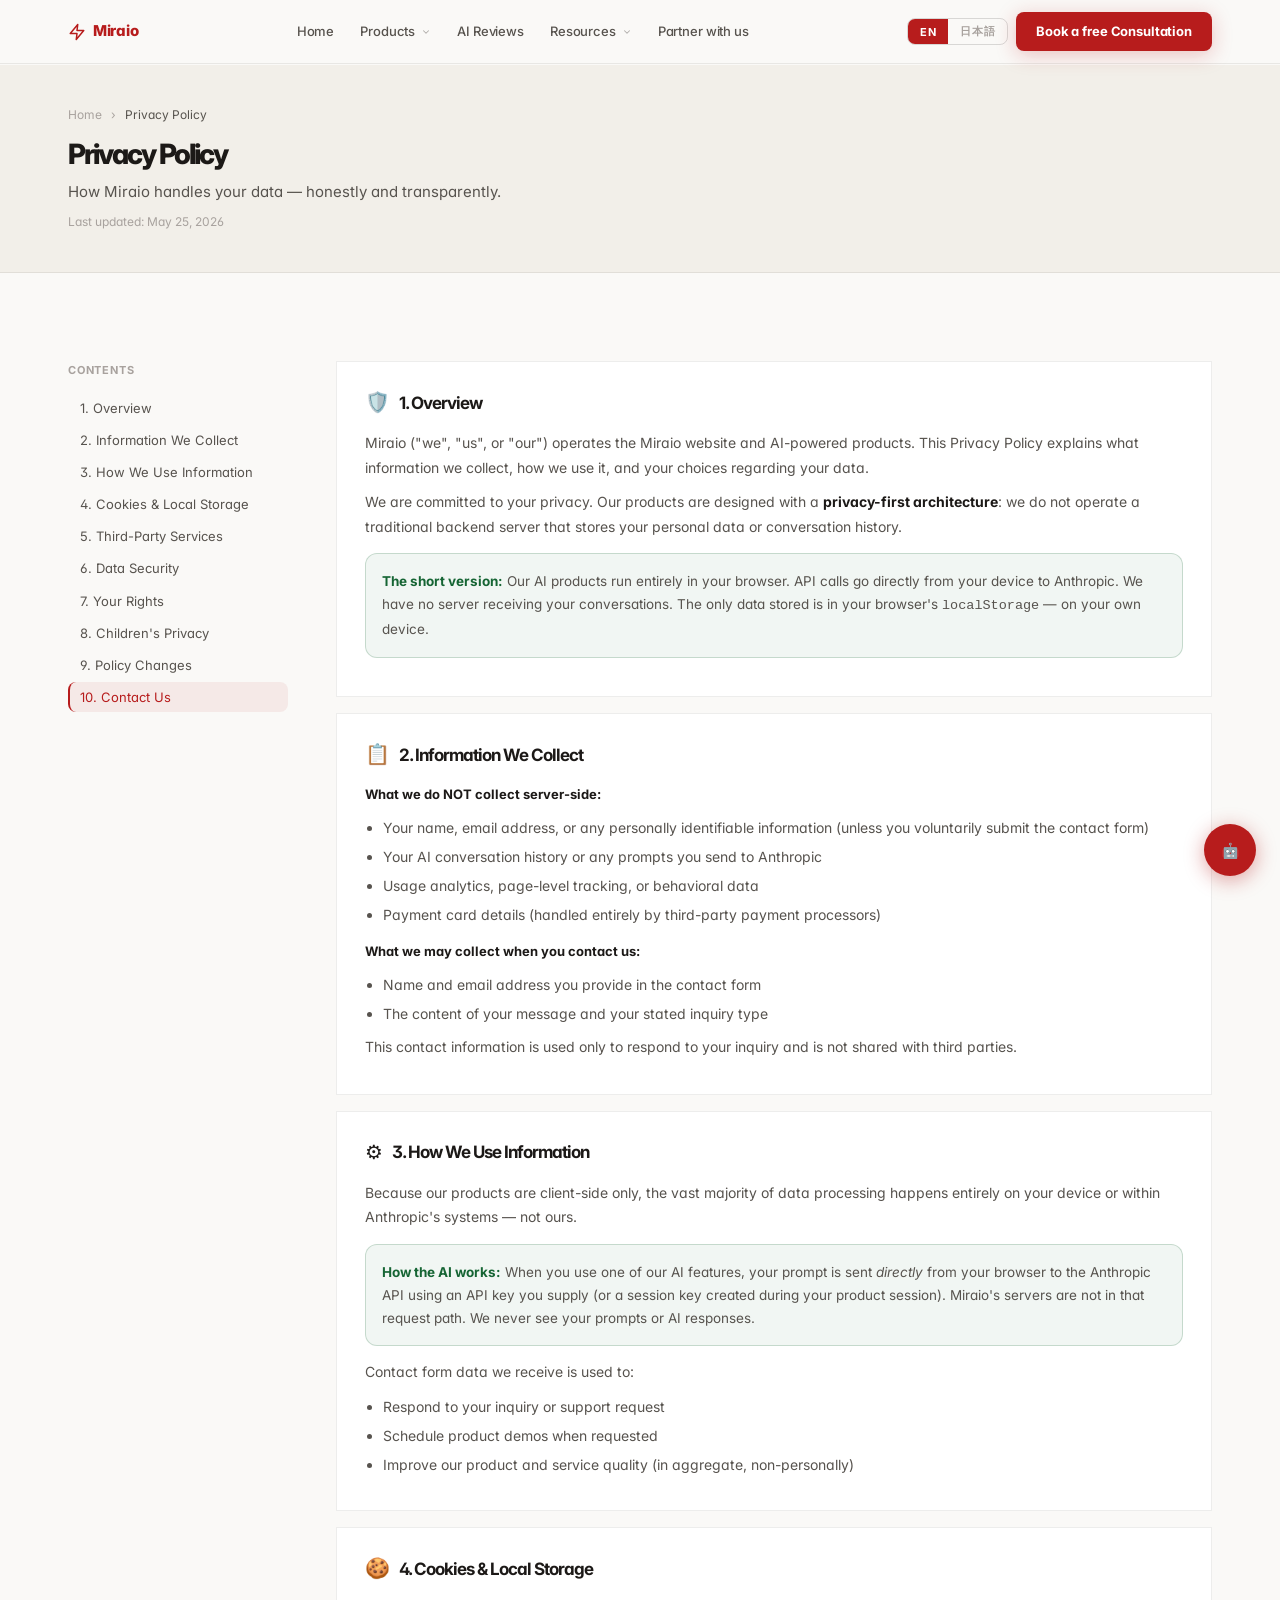
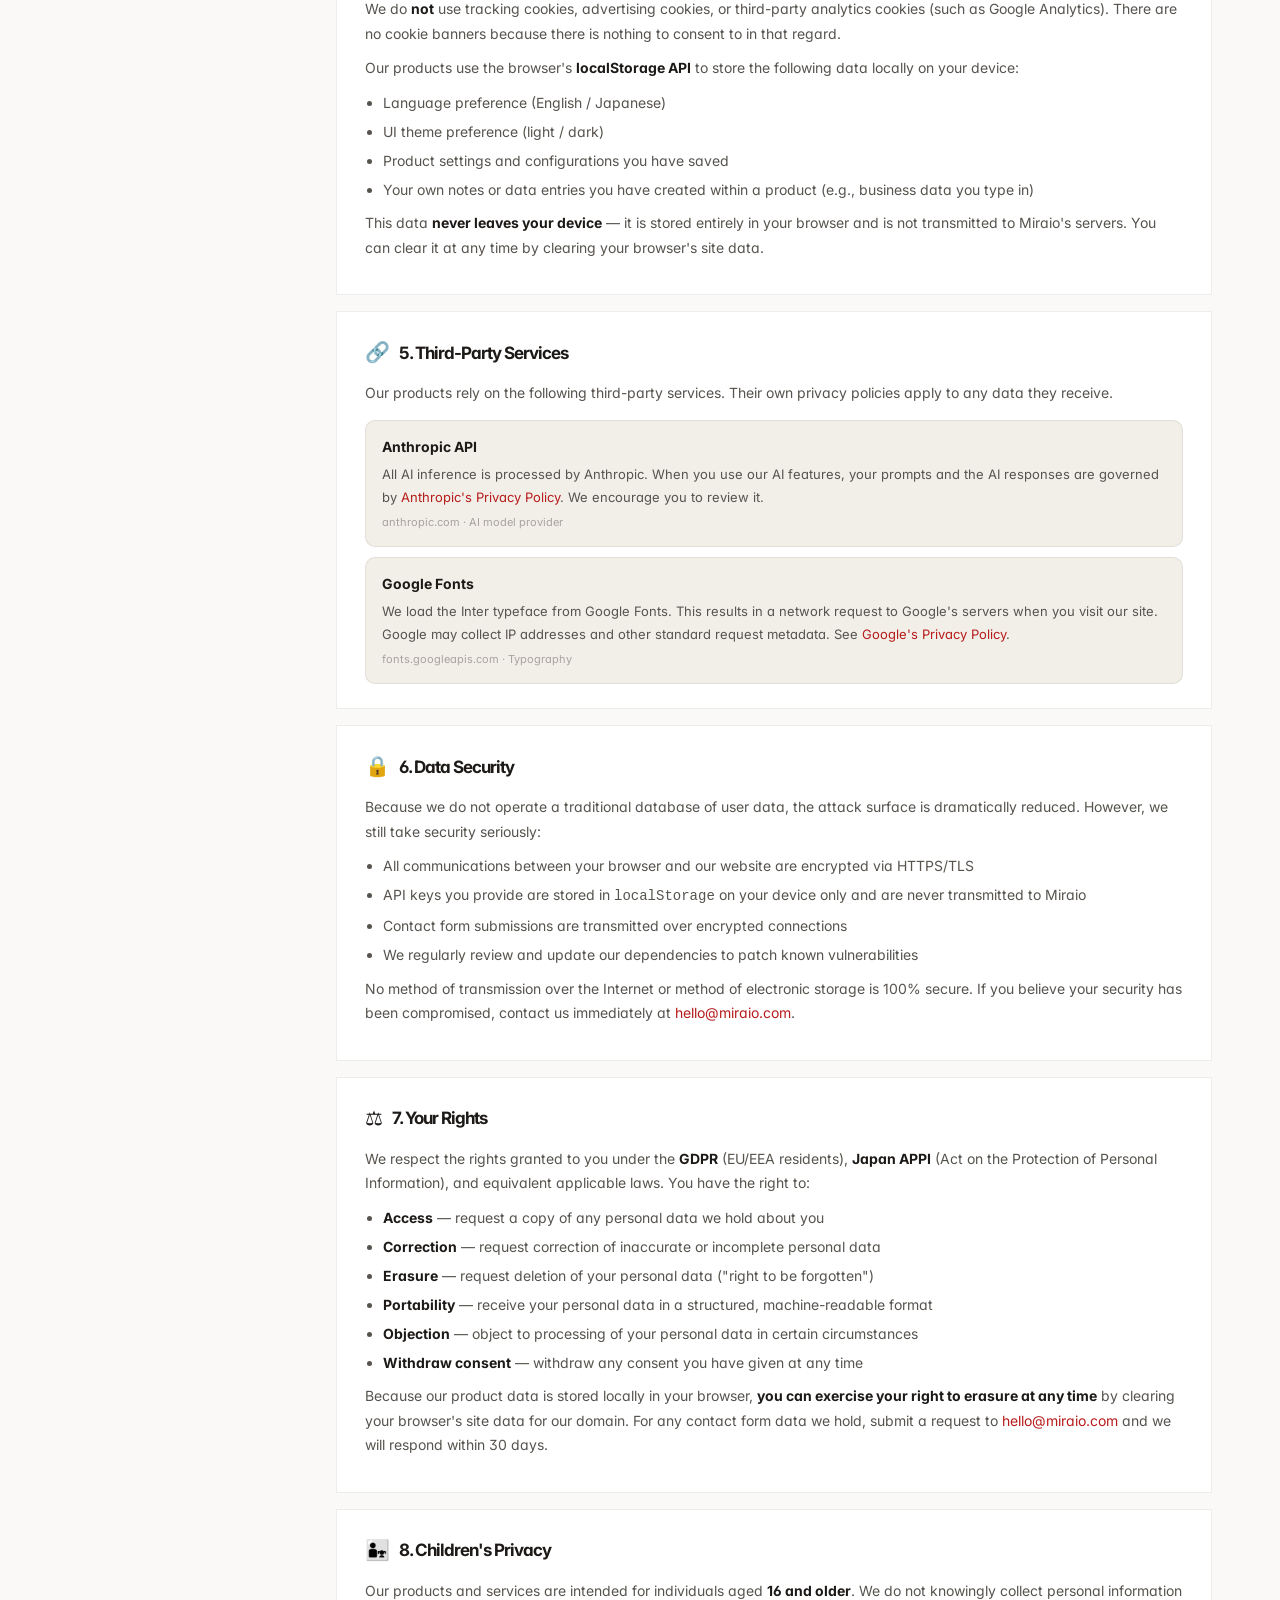
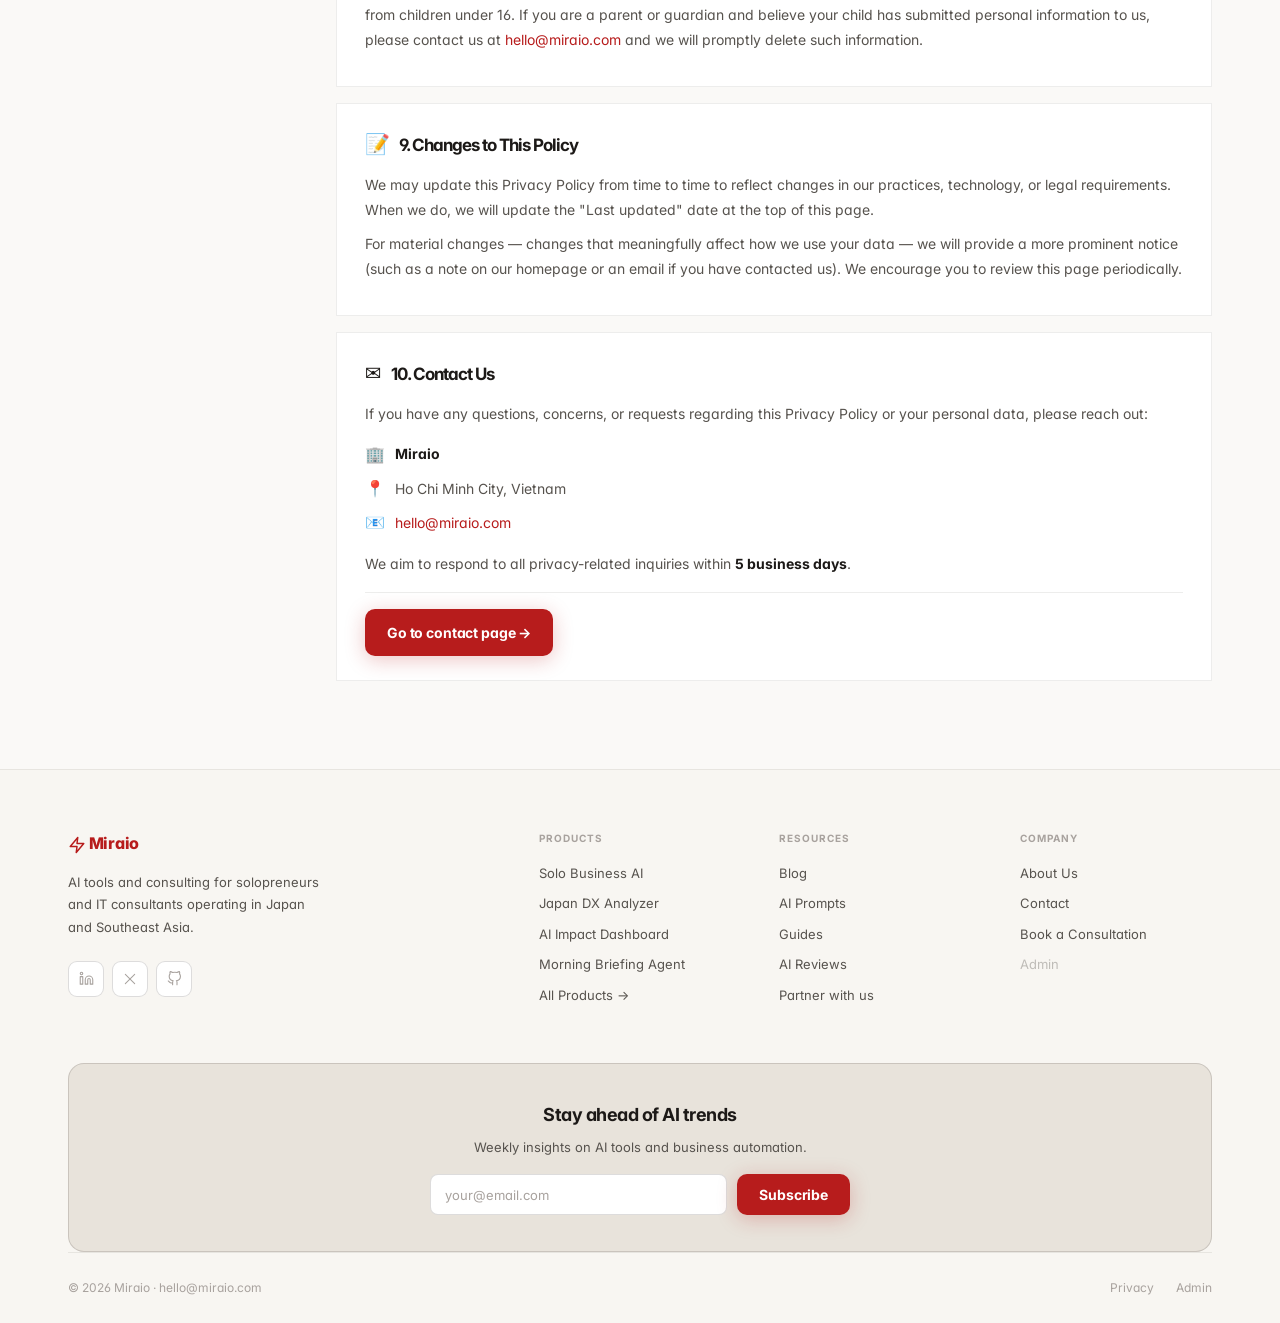
<file: privacy.html>
<!DOCTYPE html>
<html lang="en">
<head>
<meta charset="UTF-8">
<title>Privacy Policy — Miraio</title><meta name="theme-color" content="#0f0d0b">
<meta name="robots" content="index, follow">
<meta property="og:site_name" content="Miraio">
<meta property="og:locale" content="en_US">
<meta property="og:locale:alternate" content="ja_JP">
<meta name="viewport" content="width=device-width,initial-scale=1.0">
<meta name="description" content="Miraio Privacy Policy — how we handle your data, what we store locally, and how the Anthropic API is used.">
<link rel="dns-prefetch" href="//fonts.googleapis.com">
<link rel="preconnect" href="https://fonts.googleapis.com" crossorigin>
<link rel="preconnect" href="https://fonts.gstatic.com" crossorigin>
<link rel="stylesheet" href="https://fonts.googleapis.com/css2?family=Inter:ital,opsz,wght@0,14..32,100..900;1,14..32,100..900&display=swap">
<link rel="stylesheet" href="assets/style.css">
<style>
.privacy-layout{display:grid;grid-template-columns:220px 1fr;gap:48px;align-items:start}
.toc-sidebar{position:sticky;top:88px}
.toc-title{font-size:11px;font-weight:700;color:var(--text3);text-transform:uppercase;letter-spacing:.8px;margin-bottom:12px}
.toc-list{list-style:none;padding:0;margin:0;display:flex;flex-direction:column;gap:2px}
.toc-list a{display:block;font-size:13px;color:var(--text2);text-decoration:none;padding:6px 10px;border-radius:8px;line-height:1.4;border-left:2px solid transparent;transition:color .15s,background .15s,border-color .15s}
.toc-list a:hover{color:var(--text);background:var(--bg2)}
.toc-list a.active{color:var(--red);border-left-color:var(--red);background:var(--red-dim)}
.section-card{background:var(--card);border:1px solid var(--border);border-radius:var(--radius-lg);padding:24px 28px;margin-bottom:16px}
.section-card:last-child{margin-bottom:0}
.section-card h2{font-size:17px;font-weight:700;color:var(--text);margin-bottom:12px;display:flex;align-items:center;gap:10px}
.section-card p{font-size:14px;color:var(--text2);line-height:1.75;margin-bottom:10px}
.section-card p:last-child{margin-bottom:0}
.section-card ul{padding-left:18px;margin:10px 0;display:flex;flex-direction:column;gap:6px}
.section-card ul li{font-size:14px;color:var(--text2);line-height:1.65}
.callout-green{background:rgba(22,101,52,0.06);border:1px solid rgba(22,101,52,0.2);border-radius:12px;padding:16px;margin:14px 0}
.callout-green p{font-size:13.5px;color:var(--text2);margin:0;line-height:1.7}
.callout-green strong{color:#166534}
.last-updated{font-size:12px;color:var(--text3);margin-top:4px}
@media(max-width:768px){.privacy-layout{grid-template-columns:1fr}.toc-sidebar{position:static;display:none}}
</style>
<meta property="og:title" content="Privacy Policy — Miraio">
<meta property="og:description" content="Miraio privacy policy — how we handle your data, cookies, and third-party services. We store nothing on our servers.">
<meta property="og:type" content="website">
</head>
<body>
<div id="nav-placeholder"></div>

<div style="background:var(--bg2);border-bottom:1px solid var(--border);padding:40px 0">
  <div class="container">
    <nav style="font-size:12px;color:var(--text3);margin-bottom:14px">
      <a href="index.html" style="color:var(--text3);text-decoration:none"><span class="en-i">Home</span><span class="ja-i">ホーム</span></a>
      <span style="margin:0 6px">›</span>
      <span style="color:var(--text2)"><span class="en-i">Privacy Policy</span><span class="ja-i">プライバシーポリシー</span></span>
    </nav>
    <h1 style="font-size:28px;font-weight:800;margin-bottom:10px">
      <span class="en-i">Privacy Policy</span>
      <span class="ja-i">プライバシーポリシー</span>
    </h1>
    <p style="font-size:15px;color:var(--text2);margin-bottom:6px">
      <span class="en-i">How Miraio handles your data — honestly and transparently.</span>
      <span class="ja-i">Miraioがあなたのデータをどのように扱うか — 正直かつ透明に。</span>
    </p>
    <p class="last-updated">
      <span class="en-i">Last updated: May 25, 2026</span>
      <span class="ja-i">最終更新日：2026年5月25日</span>
    </p>
  </div>
</div>

<section class="section">
  <div class="container">
    <div class="privacy-layout">

      <aside class="toc-sidebar">
        <p class="toc-title"><span class="en-i">Contents</span><span class="ja-i">目次</span></p>
        <ul class="toc-list">
          <li><a href="#overview"><span class="en-i">1. Overview</span><span class="ja-i">1. 概要</span></a></li>
          <li><a href="#info-collect"><span class="en-i">2. Information We Collect</span><span class="ja-i">2. 収集する情報</span></a></li>
          <li><a href="#how-we-use"><span class="en-i">3. How We Use Information</span><span class="ja-i">3. 情報の利用方法</span></a></li>
          <li><a href="#cookies"><span class="en-i">4. Cookies &amp; Local Storage</span><span class="ja-i">4. CookieとLocalStorage</span></a></li>
          <li><a href="#third-party"><span class="en-i">5. Third-Party Services</span><span class="ja-i">5. サードパーティサービス</span></a></li>
          <li><a href="#security"><span class="en-i">6. Data Security</span><span class="ja-i">6. データセキュリティ</span></a></li>
          <li><a href="#your-rights"><span class="en-i">7. Your Rights</span><span class="ja-i">7. あなたの権利</span></a></li>
          <li><a href="#children"><span class="en-i">8. Children's Privacy</span><span class="ja-i">8. 子どものプライバシー</span></a></li>
          <li><a href="#changes"><span class="en-i">9. Policy Changes</span><span class="ja-i">9. ポリシーの変更</span></a></li>
          <li><a href="#contact"><span class="en-i">10. Contact Us</span><span class="ja-i">10. お問い合わせ</span></a></li>
        </ul>
      </aside>

      <div>

        <div class="section-card" id="overview">
          <h2><span style="font-size:20px">🛡️</span><span class="en-i">1. Overview</span><span class="ja-i">1. 概要</span></h2>
          <p class="en">Miraio ("we", "us", or "our") operates the Miraio website and AI-powered products. This Privacy Policy explains what information we collect, how we use it, and your choices regarding your data.</p>
          <p class="ja">Miraio（以下「当社」）は、MiraioのウェブサイトおよびAI製品を運営しています。本プライバシーポリシーでは、収集する情報、その利用方法、およびデータに関するお客様の選択肢について説明します。</p>
          <p class="en">We are committed to your privacy. Our products are designed with a <strong>privacy-first architecture</strong>: we do not operate a traditional backend server that stores your personal data or conversation history.</p>
          <p class="ja">当社はプライバシーを重視しています。当社の製品は<strong>プライバシーファースト設計</strong>を採用しており、お客様の個人データや会話履歴を保存する従来型のバックエンドサーバーは運用していません。</p>
          <div class="callout-green">
            <p class="en"><strong>The short version:</strong> Our AI products run entirely in your browser. API calls go directly from your device to Anthropic. We have no server receiving your conversations. The only data stored is in your browser's <code>localStorage</code> — on your own device.</p>
            <p class="ja"><strong>要約：</strong>当社のAI製品は完全にブラウザ上で動作します。APIコールはお客様のデバイスから直接Anthropicに送信されます。当社のサーバーが会話を受信することはありません。保存されるデータはお客様自身のデバイス上のブラウザの<code>localStorage</code>のみです。</p>
          </div>
        </div>

        <div class="section-card" id="info-collect">
          <h2><span style="font-size:20px">📋</span><span class="en-i">2. Information We Collect</span><span class="ja-i">2. 収集する情報</span></h2>
          <p style="font-size:13px;font-weight:700;color:var(--text);margin-bottom:6px" class="en">What we do NOT collect server-side:</p>
          <p style="font-size:13px;font-weight:700;color:var(--text);margin-bottom:6px" class="ja">サーバー側で収集しないもの：</p>
          <ul>
            <li class="en">Your name, email address, or any personally identifiable information (unless you voluntarily submit the contact form)</li>
            <li class="ja">お名前、メールアドレス、その他の個人識別情報（お問い合わせフォームに自発的にご記入いただいた場合を除く）</li>
            <li class="en">Your AI conversation history or any prompts you send to Anthropic</li>
            <li class="ja">AIとの会話履歴やAnthropicに送信したプロンプト</li>
            <li class="en">Usage analytics, page-level tracking, or behavioral data</li>
            <li class="ja">使用状況の分析、ページレベルのトラッキング、行動データ</li>
            <li class="en">Payment card details (handled entirely by third-party payment processors)</li>
            <li class="ja">決済カード情報（すべてサードパーティの決済処理業者が処理）</li>
          </ul>
          <p style="font-size:13px;font-weight:700;color:var(--text);margin:14px 0 6px" class="en">What we may collect when you contact us:</p>
          <p style="font-size:13px;font-weight:700;color:var(--text);margin:14px 0 6px" class="ja">お問い合わせ時に収集する可能性があるもの：</p>
          <ul>
            <li class="en">Name and email address you provide in the contact form</li>
            <li class="ja">お問い合わせフォームにご記入いただいたお名前とメールアドレス</li>
            <li class="en">The content of your message and your stated inquiry type</li>
            <li class="ja">メッセージの内容とお問い合わせの種類</li>
          </ul>
          <p class="en">This contact information is used only to respond to your inquiry and is not shared with third parties.</p>
          <p class="ja">お問い合わせ情報はご連絡への返信のみに使用され、第三者に共有されることはありません。</p>
        </div>

        <div class="section-card" id="how-we-use">
          <h2><span style="font-size:20px">⚙️</span><span class="en-i">3. How We Use Information</span><span class="ja-i">3. 情報の利用方法</span></h2>
          <p class="en">Because our products are client-side only, the vast majority of data processing happens entirely on your device or within Anthropic's systems — not ours.</p>
          <p class="ja">当社の製品はクライアントサイドのみで動作するため、データ処理の大部分はお客様のデバイス上またはAnthropicのシステム内で行われます。当社のシステムでは行われません。</p>
          <div class="callout-green">
            <p class="en"><strong>How the AI works:</strong> When you use one of our AI features, your prompt is sent <em>directly</em> from your browser to the Anthropic API using an API key you supply (or a session key created during your product session). Miraio's servers are not in that request path. We never see your prompts or AI responses.</p>
            <p class="ja"><strong>AIの仕組み：</strong>AI機能を使用すると、プロンプトはお客様が提供するAPIキー（またはセッション中に生成されたセッションキー）を使用して、ブラウザから直接AnthropicのAPIに送信されます。Miraioのサーバーはそのリクエストパスにありません。当社はプロンプトやAIの返答を閲覧することはありません。</p>
          </div>
          <p style="margin-top:14px" class="en">Contact form data we receive is used to:</p>
          <p style="margin-top:14px" class="ja">受信したお問い合わせフォームのデータは以下の目的で使用されます：</p>
          <ul>
            <li class="en">Respond to your inquiry or support request</li>
            <li class="ja">お問い合わせやサポートリクエストへの返答</li>
            <li class="en">Schedule product demos when requested</li>
            <li class="ja">ご要望に応じた製品デモのスケジュール調整</li>
            <li class="en">Improve our product and service quality (in aggregate, non-personally)</li>
            <li class="ja">製品・サービス品質の改善（集計データとして、個人を特定しない形で）</li>
          </ul>
        </div>

        <div class="section-card" id="cookies">
          <h2><span style="font-size:20px">🍪</span><span class="en-i">4. Cookies &amp; Local Storage</span><span class="ja-i">4. CookieとLocalStorage</span></h2>
          <p class="en">We do <strong>not</strong> use tracking cookies, advertising cookies, or third-party analytics cookies (such as Google Analytics). There are no cookie banners because there is nothing to consent to in that regard.</p>
          <p class="ja">当社はトラッキングCookie、広告Cookie、サードパーティの分析Cookie（Google Analyticsなど）を使用して<strong>いません</strong>。この点においてCookieの同意バナーが表示されないのは、同意を求めるものが何もないためです。</p>
          <p class="en">Our products use the browser's <strong>localStorage API</strong> to store the following data locally on your device:</p>
          <p class="ja">当社の製品では、以下のデータをお客様のデバイス上にローカルに保存するために、ブラウザの<strong>localStorage API</strong>を使用します：</p>
          <ul>
            <li class="en">Language preference (English / Japanese)</li>
            <li class="ja">言語設定（英語/日本語）</li>
            <li class="en">UI theme preference (light / dark)</li>
            <li class="ja">UIテーマ設定（ライト/ダーク）</li>
            <li class="en">Product settings and configurations you have saved</li>
            <li class="ja">保存した製品の設定と構成</li>
            <li class="en">Your own notes or data entries you have created within a product (e.g., business data you type in)</li>
            <li class="ja">製品内で作成したメモやデータエントリ（例：入力したビジネスデータ）</li>
          </ul>
          <p class="en">This data <strong>never leaves your device</strong> — it is stored entirely in your browser and is not transmitted to Miraio's servers. You can clear it at any time by clearing your browser's site data.</p>
          <p class="ja">このデータは<strong>お客様のデバイスから外部に送信されることはありません</strong>。すべてブラウザ内に保存され、Miraioのサーバーには送信されません。ブラウザのサイトデータをクリアすることで、いつでも削除できます。</p>
        </div>

        <div class="section-card" id="third-party">
          <h2><span style="font-size:20px">🔗</span><span class="en-i">5. Third-Party Services</span><span class="ja-i">5. サードパーティサービス</span></h2>
          <p class="en">Our products rely on the following third-party services. Their own privacy policies apply to any data they receive.</p>
          <p class="ja">当社の製品は以下のサードパーティサービスを利用しています。それらが受け取るデータには、各サービスのプライバシーポリシーが適用されます。</p>
          <div style="display:flex;flex-direction:column;gap:10px;margin-top:14px">
            <div style="background:var(--bg2);border:1px solid var(--border);border-radius:10px;padding:14px 16px">
              <p style="font-size:14px;font-weight:700;color:var(--text);margin-bottom:4px">Anthropic API</p>
              <p style="font-size:13px;color:var(--text2);margin:0 0 4px" class="en">All AI inference is processed by Anthropic. When you use our AI features, your prompts and the AI responses are governed by <a href="https://www.anthropic.com/privacy" target="_blank" rel="noopener" style="color:var(--red)">Anthropic's Privacy Policy</a>. We encourage you to review it.</p>
              <p style="font-size:13px;color:var(--text2);margin:0 0 4px" class="ja">すべてのAI推論はAnthropicによって処理されます。AI機能を使用する際、プロンプトとAIの返答は<a href="https://www.anthropic.com/privacy" target="_blank" rel="noopener" style="color:var(--red)">AnthropicのプライバシーポリシーWarning</a>に準拠します。ご確認されることをお勧めします。</p>
              <p style="font-size:11px;color:var(--text3);margin:0">anthropic.com · <span class="en-i">AI model provider</span><span class="ja-i">AIモデルプロバイダー</span></p>
            </div>
            <div style="background:var(--bg2);border:1px solid var(--border);border-radius:10px;padding:14px 16px">
              <p style="font-size:14px;font-weight:700;color:var(--text);margin-bottom:4px">Google Fonts</p>
              <p style="font-size:13px;color:var(--text2);margin:0 0 4px" class="en">We load the Inter typeface from Google Fonts. This results in a network request to Google's servers when you visit our site. Google may collect IP addresses and other standard request metadata. See <a href="https://policies.google.com/privacy" target="_blank" rel="noopener" style="color:var(--red)">Google's Privacy Policy</a>.</p>
              <p style="font-size:13px;color:var(--text2);margin:0 0 4px" class="ja">当社はGoogle FontsからInterフォントを読み込んでいます。これにより、サイト訪問時にGoogleのサーバーへのネットワークリクエストが発生します。GoogleはIPアドレスや標準的なリクエストメタデータを収集する場合があります。<a href="https://policies.google.com/privacy" target="_blank" rel="noopener" style="color:var(--red)">GoogleのプライバシーポリシーWarning</a>をご覧ください。</p>
              <p style="font-size:11px;color:var(--text3);margin:0">fonts.googleapis.com · <span class="en-i">Typography</span><span class="ja-i">タイポグラフィ</span></p>
            </div>
          </div>
        </div>

        <div class="section-card" id="security">
          <h2><span style="font-size:20px">🔒</span><span class="en-i">6. Data Security</span><span class="ja-i">6. データセキュリティ</span></h2>
          <p class="en">Because we do not operate a traditional database of user data, the attack surface is dramatically reduced. However, we still take security seriously:</p>
          <p class="ja">当社は従来型のユーザーデータベースを運用していないため、攻撃対象となる領域は大幅に減少しています。それでも、セキュリティを重要視しています：</p>
          <ul>
            <li class="en">All communications between your browser and our website are encrypted via HTTPS/TLS</li>
            <li class="ja">ブラウザと当社ウェブサイト間のすべての通信はHTTPS/TLSで暗号化されています</li>
            <li class="en">API keys you provide are stored in <code>localStorage</code> on your device only and are never transmitted to Miraio</li>
            <li class="ja">お客様が提供するAPIキーはお客様のデバイスの<code>localStorage</code>のみに保存され、Miraioに送信されることはありません</li>
            <li class="en">Contact form submissions are transmitted over encrypted connections</li>
            <li class="ja">お問い合わせフォームの送信は暗号化された接続で送信されます</li>
            <li class="en">We regularly review and update our dependencies to patch known vulnerabilities</li>
            <li class="ja">既知の脆弱性に対処するため、定期的に依存関係を確認・更新しています</li>
          </ul>
          <p class="en">No method of transmission over the Internet or method of electronic storage is 100% secure. If you believe your security has been compromised, contact us immediately at <a href="mailto:hello@miraio.com" style="color:var(--red)">hello@miraio.com</a>.</p>
          <p class="ja">インターネット経由の送信方法や電子的な保存方法は100%安全ではありません。セキュリティが侵害されたと思われる場合は、<a href="mailto:hello@miraio.com" style="color:var(--red)">hello@miraio.com</a>まで直ちにご連絡ください。</p>
        </div>

        <div class="section-card" id="your-rights">
          <h2><span style="font-size:20px">⚖️</span><span class="en-i">7. Your Rights</span><span class="ja-i">7. あなたの権利</span></h2>
          <p class="en">We respect the rights granted to you under the <strong>GDPR</strong> (EU/EEA residents), <strong>Japan APPI</strong> (Act on the Protection of Personal Information), and equivalent applicable laws. You have the right to:</p>
          <p class="ja">当社は<strong>GDPR</strong>（EUおよびEEA居住者）、<strong>日本個人情報保護法（APPI）</strong>、および同等の適用法の下でお客様に付与された権利を尊重します。以下の権利があります：</p>
          <ul>
            <li class="en"><strong>Access</strong> — request a copy of any personal data we hold about you</li>
            <li class="ja"><strong>アクセス権</strong> — 当社が保持するお客様の個人データのコピーを要求する権利</li>
            <li class="en"><strong>Correction</strong> — request correction of inaccurate or incomplete personal data</li>
            <li class="ja"><strong>訂正権</strong> — 不正確または不完全な個人データの訂正を要求する権利</li>
            <li class="en"><strong>Erasure</strong> — request deletion of your personal data ("right to be forgotten")</li>
            <li class="ja"><strong>削除権</strong> — 個人データの削除を要求する権利（「忘れられる権利」）</li>
            <li class="en"><strong>Portability</strong> — receive your personal data in a structured, machine-readable format</li>
            <li class="ja"><strong>データポータビリティ</strong> — 構造化された機械可読形式で個人データを受け取る権利</li>
            <li class="en"><strong>Objection</strong> — object to processing of your personal data in certain circumstances</li>
            <li class="ja"><strong>異議申し立て権</strong> — 特定の状況においてお客様の個人データの処理に異議を申し立てる権利</li>
            <li class="en"><strong>Withdraw consent</strong> — withdraw any consent you have given at any time</li>
            <li class="ja"><strong>同意の撤回</strong> — 付与した同意をいつでも撤回する権利</li>
          </ul>
          <p class="en">Because our product data is stored locally in your browser, <strong>you can exercise your right to erasure at any time</strong> by clearing your browser's site data for our domain. For any contact form data we hold, submit a request to <a href="mailto:hello@miraio.com" style="color:var(--red)">hello@miraio.com</a> and we will respond within 30 days.</p>
          <p class="ja">製品データはブラウザのローカルに保存されているため、<strong>削除権はいつでも行使できます</strong>（当社ドメインのブラウザサイトデータをクリアするだけです）。当社が保持するお問い合わせフォームデータについては、<a href="mailto:hello@miraio.com" style="color:var(--red)">hello@miraio.com</a>にリクエストをお送りください。30日以内に対応します。</p>
        </div>

        <div class="section-card" id="children">
          <h2><span style="font-size:20px">👨‍👧</span><span class="en-i">8. Children's Privacy</span><span class="ja-i">8. 子どものプライバシー</span></h2>
          <p class="en">Our products and services are intended for individuals aged <strong>16 and older</strong>. We do not knowingly collect personal information from children under 16. If you are a parent or guardian and believe your child has submitted personal information to us, please contact us at <a href="mailto:hello@miraio.com" style="color:var(--red)">hello@miraio.com</a> and we will promptly delete such information.</p>
          <p class="ja">当社の製品およびサービスは<strong>16歳以上</strong>の方を対象としています。当社は16歳未満の子どもから個人情報を意図的に収集することはありません。保護者の方がお子様が個人情報を送信したと考えられる場合は、<a href="mailto:hello@miraio.com" style="color:var(--red)">hello@miraio.com</a>にご連絡ください。速やかに当該情報を削除します。</p>
        </div>

        <div class="section-card" id="changes">
          <h2><span style="font-size:20px">📝</span><span class="en-i">9. Changes to This Policy</span><span class="ja-i">9. ポリシーの変更</span></h2>
          <p class="en">We may update this Privacy Policy from time to time to reflect changes in our practices, technology, or legal requirements. When we do, we will update the "Last updated" date at the top of this page.</p>
          <p class="ja">当社は、実務、技術、または法的要件の変化を反映するために、本プライバシーポリシーを随時更新する場合があります。更新した場合は、このページ上部の「最終更新日」を変更します。</p>
          <p class="en">For material changes — changes that meaningfully affect how we use your data — we will provide a more prominent notice (such as a note on our homepage or an email if you have contacted us). We encourage you to review this page periodically.</p>
          <p class="ja">お客様のデータの利用方法に重大な影響を与える変更については、より目立つ通知（ホームページへの掲載、またはお問い合わせいただいた方へのメール）を行います。定期的にこのページをご確認されることをお勧めします。</p>
        </div>

        <div class="section-card" id="contact">
          <h2><span style="font-size:20px">✉️</span><span class="en-i">10. Contact Us</span><span class="ja-i">10. お問い合わせ</span></h2>
          <p class="en">If you have any questions, concerns, or requests regarding this Privacy Policy or your personal data, please reach out:</p>
          <p class="ja">本プライバシーポリシーまたは個人データに関するご質問、ご懸念、リクエストがある場合は、お気軽にご連絡ください：</p>
          <div style="display:flex;flex-direction:column;gap:8px;margin-top:14px">
            <div style="display:flex;align-items:center;gap:10px;font-size:14px">
              <span style="font-size:16px">🏢</span>
              <span style="color:var(--text2)"><strong style="color:var(--text)">Miraio</strong></span>
            </div>
            <div style="display:flex;align-items:center;gap:10px;font-size:14px">
              <span style="font-size:16px">📍</span>
              <span style="color:var(--text2)">Ho Chi Minh City, Vietnam</span>
            </div>
            <div style="display:flex;align-items:center;gap:10px;font-size:14px">
              <span style="font-size:16px">📧</span>
              <a href="mailto:hello@miraio.com" style="color:var(--red);text-decoration:none">hello@miraio.com</a>
            </div>
          </div>
          <p style="margin-top:16px" class="en">We aim to respond to all privacy-related inquiries within <strong>5 business days</strong>.</p>
          <p style="margin-top:16px" class="ja">プライバシーに関するお問い合わせには<strong>5営業日以内</strong>に返信することを目指しています。</p>
          <div style="margin-top:16px;padding-top:16px;border-top:1px solid var(--border)">
            <a href="contact.html" class="btn btn-primary"><span class="en-i">Go to contact page →</span><span class="ja-i">お問い合わせページへ →</span></a>
          </div>
        </div>

      </div>
    </div>
  </div>
</section>

<div id="footer-placeholder"></div>
<script src="assets/app.js" defer></script>
<script src="assets/nav.js" defer></script>
<script>
(function () {
  'use strict';
  var tocLinks = document.querySelectorAll('.toc-list a');
  var sectionIds = Array.from(tocLinks).map(function (a) {
    return a.getAttribute('href').replace('#', '');
  });
  var observer = new IntersectionObserver(
    function (entries) {
      entries.forEach(function (entry) {
        if (entry.isIntersecting) {
          var id = entry.target.id;
          tocLinks.forEach(function (link) {
            var linkId = link.getAttribute('href').replace('#', '');
            if (linkId === id) {
              link.classList.add('active');
            } else {
              link.classList.remove('active');
            }
          });
        }
      });
    },
    { rootMargin: '-20% 0px -70% 0px', threshold: 0 }
  );
  sectionIds.forEach(function (id) {
    var el = document.getElementById(id);
    if (el) observer.observe(el);
  });
})();
</script>
</body>
</html>
</file>
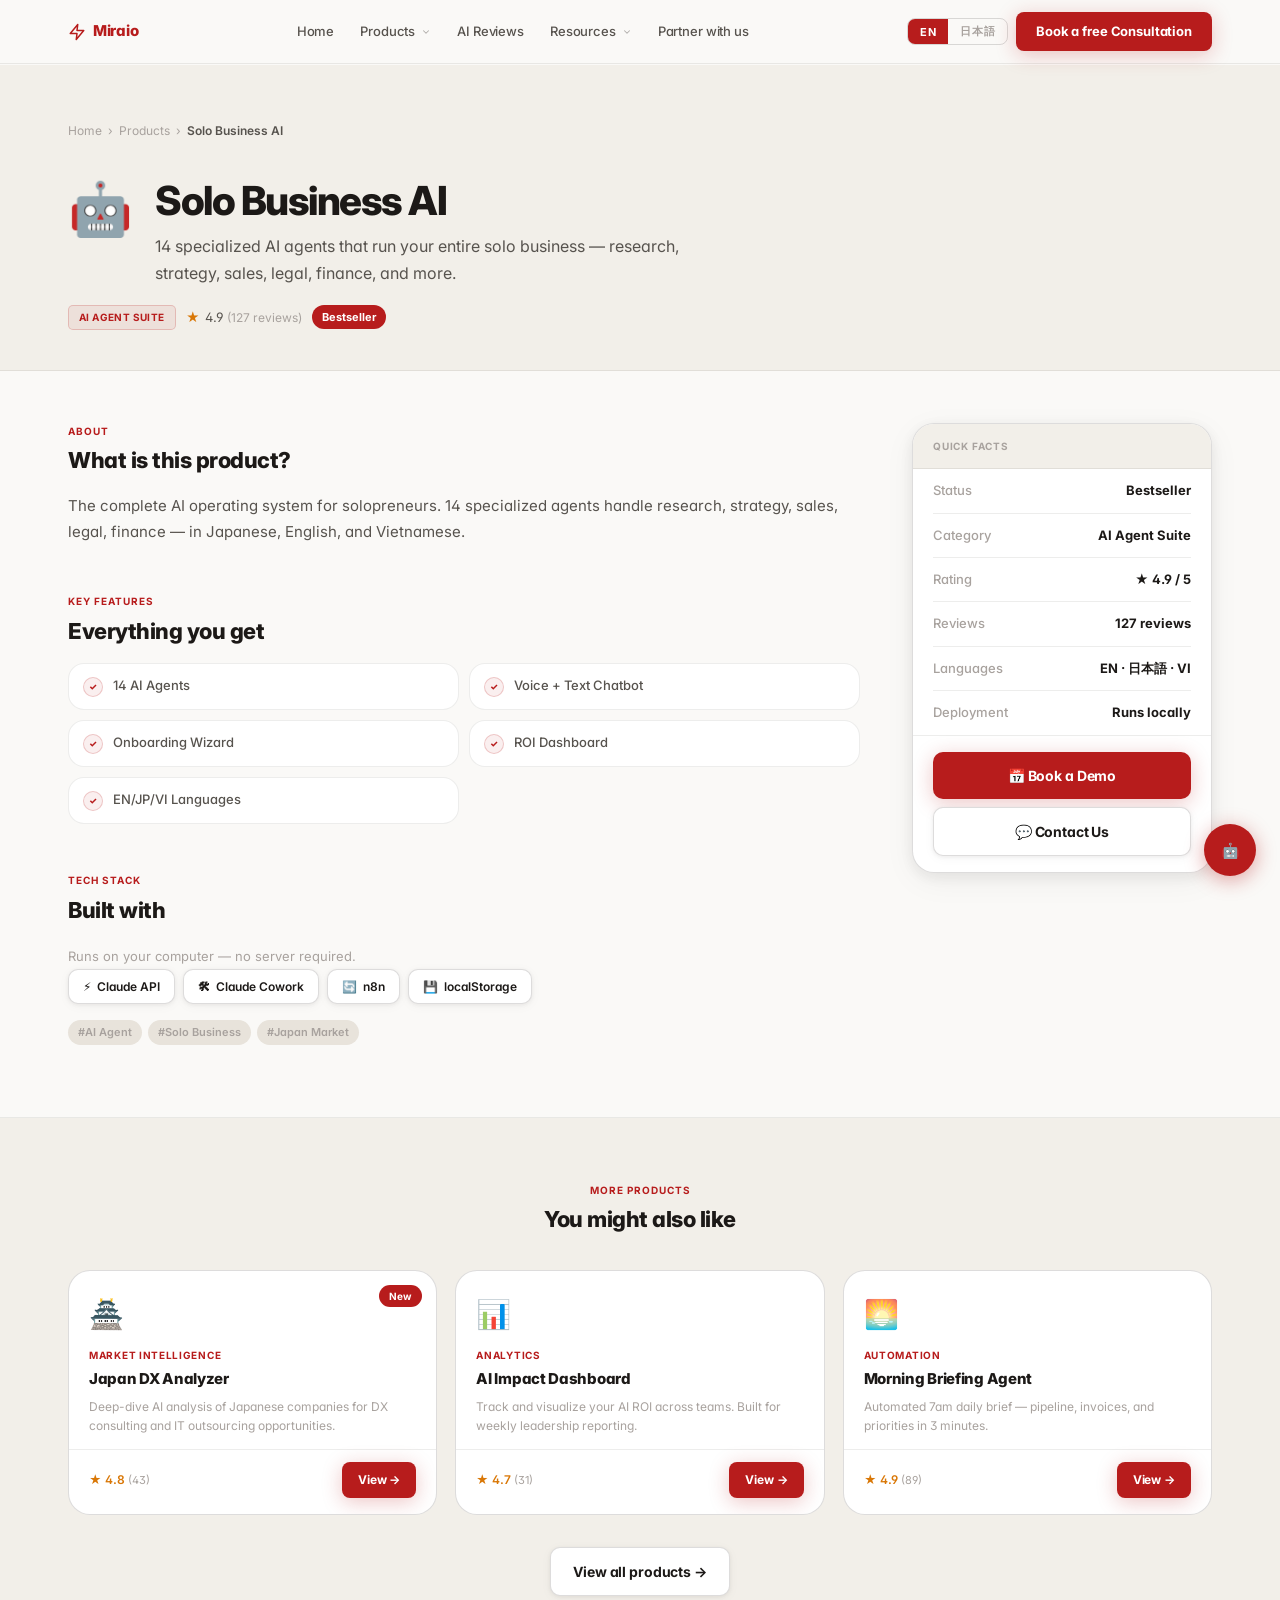
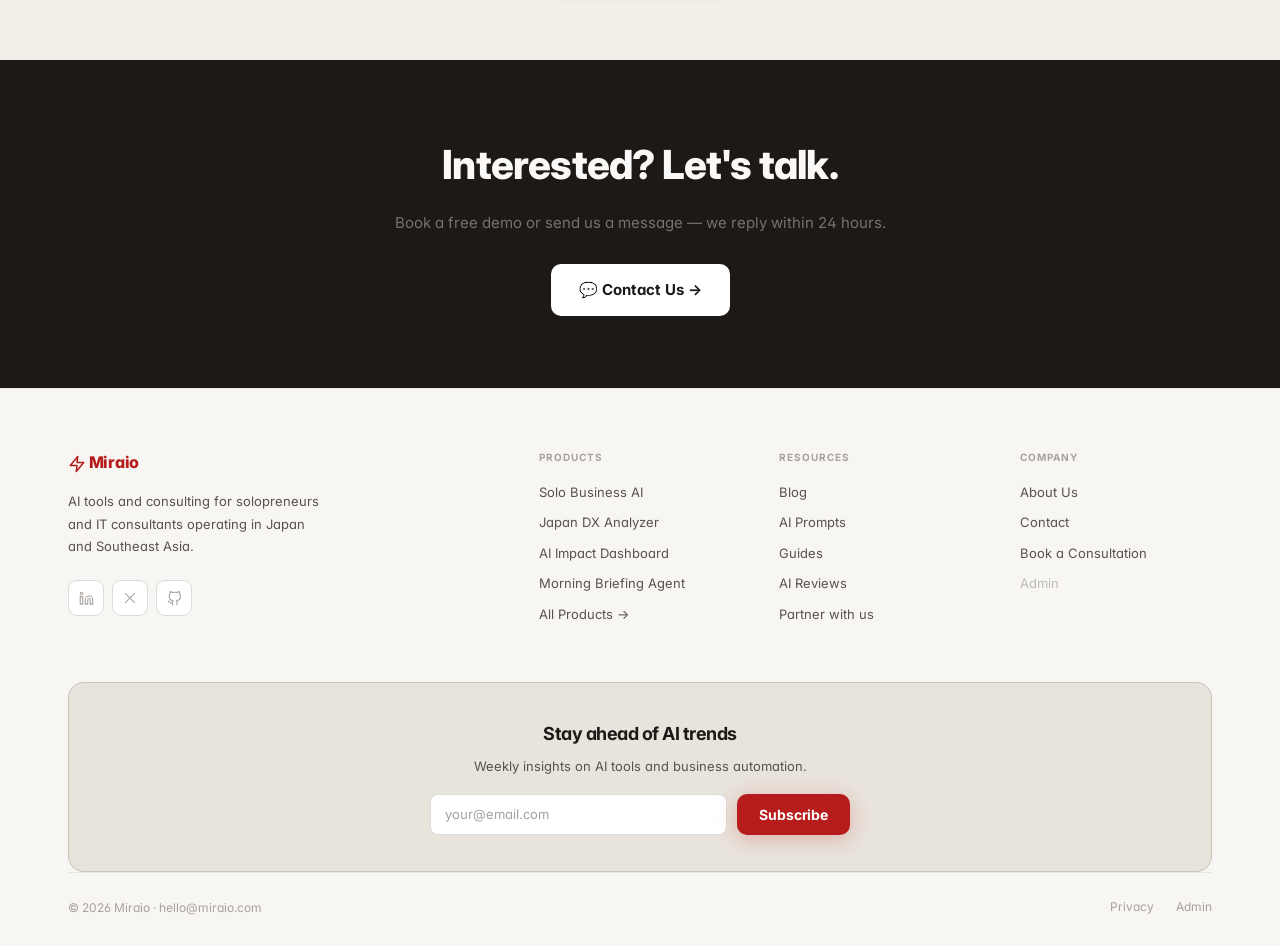
<file: product-detail.html>
<!DOCTYPE html>
<html lang="en">
<head>
<meta charset="UTF-8"><meta name="viewport" content="width=device-width,initial-scale=1.0">
<title>Product — Miraio</title>
<meta name="description" content="AI product detail — Miraio">
<link rel="dns-prefetch" href="//fonts.googleapis.com">
<link rel="preconnect" href="https://fonts.googleapis.com" crossorigin>
<link rel="preconnect" href="https://fonts.gstatic.com" crossorigin>
<link rel="icon" href="data:image/svg+xml,<svg xmlns='http://www.w3.org/2000/svg' viewBox='0 0 100 100'><text y='.9em' font-size='90'>⚡</text></svg>">
<link rel="stylesheet" href="assets/style.css">
<style>

/* ── QUICK FACTS SIDEBAR ───────────────────────────────── */
.pd-facts-card {
  background:var(--card);
  border:1.5px solid var(--border2);
  border-radius:var(--r-xl);
  overflow:hidden;
  box-shadow:var(--s2);
}
.pd-facts-header {
  background:var(--bg2);
  padding:14px 20px;
  border-bottom:1px solid var(--border);
  font-size:10px; font-weight:700; text-transform:uppercase; letter-spacing:.8px; color:var(--text3);
}
.pd-facts-body { padding:0 20px; }
.pd-fact-row {
  display:flex; justify-content:space-between; align-items:baseline;
  padding:11px 0; border-bottom:1px solid var(--border); font-size:13px;
}
.pd-fact-row:last-child { border-bottom:none; }
.pd-fact-label { color:var(--text3); font-weight:500; flex-shrink:0; }
.pd-fact-val { color:var(--text); font-weight:700; text-align:right; max-width:58%; line-height:1.4; }
.pd-facts-footer {
  padding:16px 20px;
  border-top:1px solid var(--border);
  display:flex; flex-direction:column; gap:8px;
}

/* ── FEATURES LIST ─────────────────────────────────────── */
.feat-item {
  display:flex; align-items:flex-start; gap:10px;
  padding:12px 14px;
  background:var(--card);
  border:1px solid var(--border);
  border-radius:var(--r-lg);
  transition:border-color .15s, box-shadow .15s;
}
.feat-item:hover { border-color:var(--border2); box-shadow:var(--s1); }
.feat-check {
  width:20px; height:20px; border-radius:50%; flex-shrink:0;
  background:var(--red-dim); border:1px solid var(--red-border);
  display:flex; align-items:center; justify-content:center;
  font-size:9px; font-weight:800; color:var(--red); margin-top:1px;
}
.feat-text { font-size:13px; color:var(--text2); line-height:1.5; font-weight:500; }

/* ── TECH PILLS ────────────────────────────────────────── */
.pd-tech-pill {
  display:inline-flex; align-items:center; gap:6px;
  font-size:12px; font-weight:600;
  padding:7px 14px; border-radius:var(--r);
  background:var(--card); border:1.5px solid var(--border2); color:var(--text);
  box-shadow:var(--s1);
}

/* ── TAG PILLS ─────────────────────────────────────────── */
.pd-tag-item {
  font-size:11px; padding:3px 10px; border-radius:20px;
  background:var(--bg3); color:var(--text3); font-weight:600;
}

/* ── SECTION LABELS ────────────────────────────────────── */
.pd-sec-label {
  font-size:10px; font-weight:700; text-transform:uppercase; letter-spacing:1px;
  color:var(--red); margin-bottom:8px; display:block;
}
.pd-sec-title {
  font-size:clamp(17px,2.2vw,22px); font-weight:800; letter-spacing:-.5px;
  color:var(--text); margin-bottom:18px; line-height:1.25;
}

/* ── RELATED CARDS ─────────────────────────────────────── */
.other-grid { display:grid; grid-template-columns:repeat(3,1fr); gap:18px; }
.other-card {
  background:var(--card); border:1px solid var(--border2);
  border-radius:var(--r-xl); overflow:hidden; display:flex; flex-direction:column;
  transition:box-shadow .2s, transform .2s;
}
.other-card:hover { box-shadow:var(--s3); transform:translateY(-3px); }
.other-card-header { padding:20px 20px 14px; position:relative; }
.other-card-icon { font-size:28px; display:block; margin-bottom:10px; }
.other-card-cat { font-size:10px; font-weight:700; text-transform:uppercase; letter-spacing:.7px; color:var(--red); margin-bottom:4px; }
.other-card-name { font-size:15px; font-weight:800; letter-spacing:-.3px; color:var(--text); margin-bottom:5px; }
.other-card-desc { font-size:12px; color:var(--text3); line-height:1.6; }
.other-card-footer {
  padding:12px 20px 16px; margin-top:auto;
  display:flex; align-items:center; justify-content:space-between;
  border-top:1px solid var(--border);
}

/* ── CTA BANNER ────────────────────────────────────────── */
.pd-cta-banner { background:var(--dark); padding:72px 0; }
.pd-cta-inner { text-align:center; max-width:580px; margin:0 auto; }
.pd-cta-banner h2 { color:#FAF9F7; margin-bottom:12px; letter-spacing:-.8px; }
.pd-cta-banner p { color:#78716C; font-size:15px; margin-bottom:28px; line-height:1.7; }
.pd-cta-btn-light {
  display:inline-flex; align-items:center; gap:8px;
  padding:14px 28px; border-radius:var(--r);
  background:#fff; color:var(--text); font-weight:700; font-size:15px;
  border:none; cursor:pointer; text-decoration:none; transition:opacity .15s;
}
.pd-cta-btn-light:hover { opacity:.88; color:var(--text); }

/* ── DIVIDER ────────────────────────────────────────────── */
.pd-section-divider {
  border:none; border-top:1px solid var(--border); margin:0;
}

/* ── RESPONSIVE ─────────────────────────────────────────── */
@media(max-width:900px){
  .pd-main-grid { grid-template-columns:1fr !important; }
  .pd-sidebar-col { position:static !important; }
  .other-grid { grid-template-columns:1fr 1fr; }
  .pd-feats-inner { grid-template-columns:1fr !important; }
}
@media(max-width:600px){
  .other-grid { grid-template-columns:1fr; }
}
</style>
</head>
<body>

<!-- NAV -->
<div id="nav-placeholder"></div>

<!-- ═══ PAGE HEADER (matches products.html style) ═══ -->
<div style="background:var(--bg2);border-bottom:1px solid var(--border);padding:40px 0">
  <div class="container">

    <div class="breadcrumb">
      <a href="index.html"><span class="en-i">Home</span><span class="ja-i">ホーム</span></a>
      <span>›</span>
      <a href="products.html"><span class="en-i">Products</span><span class="ja-i">製品</span></a>
      <span>›</span>
      <span style="color:var(--text2);font-weight:600" id="pd-bc-name">…</span>
    </div>

    <div style="display:flex;align-items:flex-start;gap:22px;margin:22px 0 18px">
      <div id="pd-emoji" style="font-size:52px;line-height:1;flex-shrink:0;margin-top:4px">📦</div>
      <div>
        <h1 id="pd-name" style="font-size:clamp(26px,4vw,40px);font-weight:800;letter-spacing:-1.5px;color:var(--text);line-height:1.1;margin-bottom:10px">Product Name</h1>
        <p id="pd-desc" style="font-size:16px;color:var(--text2);line-height:1.7;max-width:580px;margin:0">Loading…</p>
      </div>
    </div>

    <div style="display:flex;gap:10px;flex-wrap:wrap;align-items:center">
      <span class="badge badge-red" id="pd-cat">Category</span>
      <span id="pd-rating-badge" style="display:none;font-size:13px;color:var(--text2);display:none"></span>
      <span id="pd-badge" style="display:none;background:var(--red);color:#fff;font-size:11px;font-weight:700;padding:3px 10px;border-radius:20px"></span>
    </div>

  </div>
</div>

<!-- ═══ MAIN CONTENT — 2 COLUMN ═══ -->
<div class="container" style="padding-top:52px;padding-bottom:72px">
  <div class="pd-main-grid" style="display:grid;grid-template-columns:1fr 300px;gap:52px;align-items:start">

    <!-- ── LEFT COLUMN ── -->
    <div>

      <!-- About / Long Description -->
      <div id="pd-about-section" style="display:none;margin-bottom:48px">
        <span class="pd-sec-label">
          <span class="en-i">About</span>
          <span class="ja-i">詳細</span>
        </span>
        <div class="pd-sec-title">
          <span class="en-i">What is this product?</span>
          <span class="ja-i">この製品について</span>
        </div>
        <div id="pd-long-desc" style="font-size:15px;color:var(--text2);line-height:1.85"></div>
      </div>

      <!-- Key Features -->
      <div id="pd-features-section" style="display:none;margin-bottom:48px">
        <span class="pd-sec-label">
          <span class="en-i">Key Features</span>
          <span class="ja-i">主な機能</span>
        </span>
        <div class="pd-sec-title">
          <span class="en-i">Everything you get</span>
          <span class="ja-i">含まれる機能一覧</span>
        </div>
        <div id="pd-feats-grid" class="pd-feats-inner" style="display:grid;grid-template-columns:1fr 1fr;gap:10px"></div>
      </div>

      <!-- Tech Stack -->
      <div id="pd-tech-section" style="display:none">
        <span class="pd-sec-label">
          <span class="en-i">Tech Stack</span>
          <span class="ja-i">使用技術</span>
        </span>
        <div class="pd-sec-title">
          <span class="en-i">Built with</span>
          <span class="ja-i">採用技術</span>
        </div>
        <p class="en-i" style="font-size:13px;color:var(--text3);margin-bottom:14px">Runs on your computer — no server required.</p>
        <p class="ja-i" style="font-size:13px;color:var(--text3);margin-bottom:14px">サーバー不要でお使いのコンピュータ上で動作します。</p>
        <div id="pd-tech-list" style="display:flex;flex-wrap:wrap;gap:8px"></div>

        <!-- Tags -->
        <div id="pd-tags-section" style="display:none;margin-top:16px">
          <div id="pd-tags-list" style="display:flex;flex-wrap:wrap;gap:6px"></div>
        </div>
      </div>

    </div><!-- / left col -->

    <!-- ── RIGHT COLUMN: Sticky Quick Facts ── -->
    <div class="pd-sidebar-col" style="position:sticky;top:calc(var(--nav-h) + 20px)">
      <div class="pd-facts-card">
        <div class="pd-facts-header">
          <span class="en-i">Quick Facts</span>
          <span class="ja-i">製品情報</span>
        </div>
        <div class="pd-facts-body" id="pd-facts-body">
          <!-- populated by JS -->
        </div>
        <div class="pd-facts-footer">
          <a href="contact.html" class="btn btn-primary btn-block" style="justify-content:center">
            <span class="en-i">📅 Book a Demo</span>
            <span class="ja-i">📅 デモを予約</span>
          </a>
          <a href="contact.html" class="btn btn-secondary btn-block" style="justify-content:center">
            <span class="en-i">💬 Contact Us</span>
            <span class="ja-i">💬 お問い合わせ</span>
          </a>
        </div>
      </div>
    </div><!-- / right col -->

  </div>
</div>

<hr class="pd-section-divider">

<!-- ═══ RELATED PRODUCTS ═══ -->
<div id="pd-related" style="background:var(--bg2);padding:64px 0">
  <div class="container">
    <div style="text-align:center;margin-bottom:36px">
      <span class="pd-sec-label" style="display:block;text-align:center">
        <span class="en-i">More Products</span>
        <span class="ja-i">他の製品</span>
      </span>
      <div class="pd-sec-title" style="text-align:center;margin-bottom:0">
        <span class="en-i">You might also like</span>
        <span class="ja-i">こちらもおすすめ</span>
      </div>
    </div>
    <div class="other-grid" id="pd-related-grid"></div>
    <div style="text-align:center;margin-top:32px">
      <a href="products.html" class="btn btn-secondary">
        <span class="en-i">View all products →</span>
        <span class="ja-i">全製品を見る →</span>
      </a>
    </div>
  </div>
</div>

<!-- ═══ CTA BANNER ═══ -->
<section class="pd-cta-banner">
  <div class="container">
    <div class="pd-cta-inner">
      <h2>
        <span class="en-i">Interested? Let's talk.</span>
        <span class="ja-i">ご興味をお持ちですか？</span>
      </h2>
      <p>
        <span class="en-i">Book a free demo or send us a message — we reply within 24 hours.</span>
        <span class="ja-i">無料デモのご予約またはメッセージをお送りください。24時間以内にご返信します。</span>
      </p>
      <a href="contact.html" class="pd-cta-btn-light">
        <span class="en-i">💬 Contact Us →</span>
        <span class="ja-i">💬 お問い合わせ →</span>
      </a>
    </div>
  </div>
</section>

<!-- FOOTER -->
<div id="footer-placeholder"></div>

<script src="assets/app.js" defer></script>
<script src="assets/nav.js" defer></script>

<script>
document.addEventListener('DOMContentLoaded', function() {
  var params = new URLSearchParams(location.search);
  var id     = parseInt(params.get('id')) || 1;
  var products = typeof Store !== 'undefined' ? Store.getProducts() : [];
  var p = products.filter(function(x) { return x.id === id; })[0];
  if (!p && products.length) p = products[0];
  if (!p) { document.title = 'Product Not Found — Miraio'; return; }

  document.title = p.name + ' — Miraio';
  var metaDesc = document.querySelector('meta[name="description"]');
  if (metaDesc) metaDesc.setAttribute('content', p.desc + ' — Miraio');

  var $t = function(elId, v) { var e = document.getElementById(elId); if (e && v !== undefined && v !== null) e.textContent = v; };
  var $h = function(elId, v) { var e = document.getElementById(elId); if (e && v) e.innerHTML = v; };
  var $s = function(elId, d) { var e = document.getElementById(elId); if (e) e.style.display = d; };

  /* ── HEADER ── */
  $t('pd-bc-name', p.name);
  var emojiEl = document.getElementById('pd-emoji');
  if (emojiEl) emojiEl.textContent = p.emoji || '📦';
  $t('pd-name', p.name);
  $t('pd-desc', p.desc);
  $t('pd-cat', p.category);

  // Rating badge
  if (p.rating) {
    var rb = document.getElementById('pd-rating-badge');
    if (rb) {
      rb.innerHTML = '<span style="color:#D97706;margin-right:2px">★</span>' +
        p.rating.toFixed(1) +
        ' <span style="color:var(--text3);font-size:12px">(' + (p.reviews || 0) + ' reviews)</span>';
      rb.style.display = 'inline-flex';
      rb.style.alignItems = 'center';
      rb.style.gap = '3px';
    }
  }

  // Status badge
  if (p.badge) { $t('pd-badge', p.badge); $s('pd-badge', 'inline-block'); }

  /* ── QUICK FACTS CARD ── */
  var factsEl = document.getElementById('pd-facts-body');
  if (factsEl) {
    var rows = [];
    if (p.badge) {
      rows.push({ label:'<span class="en-i">Status</span><span class="ja-i">ステータス</span>', val: p.badge });
    }
    rows.push(
      { label:'<span class="en-i">Category</span><span class="ja-i">カテゴリ</span>',    val: p.category },
      { label:'<span class="en-i">Rating</span><span class="ja-i">評価</span>',           val: p.rating ? '★ ' + p.rating.toFixed(1) + ' / 5' : '—' },
      { label:'<span class="en-i">Reviews</span><span class="ja-i">レビュー数</span>',    val: (p.reviews || 0) + ' reviews' },
      { label:'<span class="en-i">Languages</span><span class="ja-i">対応言語</span>',    val: 'EN · 日本語 · VI' },
      { label:'<span class="en-i">Deployment</span><span class="ja-i">展開方法</span>',   val: '<span class="en-i">Runs locally</span><span class="ja-i">ローカル実行</span>' }
    );
    factsEl.innerHTML = rows.map(function(r) {
      return '<div class="pd-fact-row">' +
        '<span class="pd-fact-label">' + r.label + '</span>' +
        '<span class="pd-fact-val">' + r.val + '</span>' +
      '</div>';
    }).join('');
  }

  /* ── ABOUT / LONG DESC ── */
  if (p.long_desc) {
    var ld = document.getElementById('pd-long-desc');
    if (ld) {
      ld.innerHTML = '<p>' + p.long_desc.replace(/\n\n/g, '</p><p>').replace(/\n/g, '<br>') + '</p>';
      $s('pd-about-section', 'block');
    }
  }

  /* ── FEATURES ── */
  if (p.features && p.features.length) {
    var fg = document.getElementById('pd-feats-grid');
    if (fg) {
      fg.innerHTML = p.features.map(function(f) {
        return '<div class="feat-item reveal">' +
          '<div class="feat-check">✓</div>' +
          '<div class="feat-text">' + f + '</div>' +
        '</div>';
      }).join('');
      $s('pd-features-section', 'block');
    }
  }

  /* ── TECH STACK ── */
  if (p.tech && p.tech.length) {
    var tl = document.getElementById('pd-tech-list');
    if (tl) {
      var techIcons = {
        'Claude API':'⚡', 'Claude Cowork':'🛠', 'n8n':'🔄', 'Supabase':'🗄',
        'Next.js':'▲', 'Python':'🐍', 'SheetJS':'📊', 'Chart.js':'📈',
        'Excel/CSV':'📋', 'Scheduling':'⏰', 'Email':'📧', 'localStorage':'💾',
        'Perplexity':'🔍', 'Web Research':'🌐', 'Japanese NLP':'🇯🇵',
        'CRM Integration':'🤝'
      };
      tl.innerHTML = p.tech.map(function(t) {
        return '<span class="pd-tech-pill">' +
          '<span>' + (techIcons[t] || '⚙️') + '</span>' + t +
        '</span>';
      }).join('');
      $s('pd-tech-section', 'block');
    }
  }

  /* ── TAGS ── */
  if (p.tags && p.tags.length) {
    var tgs = document.getElementById('pd-tags-list');
    var tgsec = document.getElementById('pd-tags-section');
    if (tgs && tgsec) {
      tgs.innerHTML = p.tags.map(function(t) { return '<span class="pd-tag-item">#' + t + '</span>'; }).join('');
      tgsec.style.display = 'flex';
    }
  }

  /* ── RELATED PRODUCTS ── */
  var relGrid = document.getElementById('pd-related-grid');
  if (relGrid) {
    var others = products.filter(function(x) {
      return x.status === 'active' && x.id !== p.id;
    }).slice(0, 3);
    if (others.length) {
      relGrid.innerHTML = others.map(function(op) {
        var detailUrl = op.detailUrl || ('product-detail.html?id=' + op.id);
        return '<div class="other-card reveal">' +
          '<div class="other-card-header">' +
            '<span class="other-card-icon">' + op.emoji + '</span>' +
            (op.badge ? '<span style="position:absolute;top:14px;right:14px;background:var(--red);color:#fff;font-size:10px;font-weight:700;padding:3px 10px;border-radius:20px">' + op.badge + '</span>' : '') +
            '<div class="other-card-cat">' + op.category + '</div>' +
            '<div class="other-card-name">' + op.name + '</div>' +
            '<div class="other-card-desc">' + op.desc + '</div>' +
          '</div>' +
          '<div class="other-card-footer">' +
            '<span style="font-size:12px;color:#D97706;font-weight:600">★ ' +
              (op.rating || 5).toFixed(1) +
              ' <span style="color:var(--text3);font-weight:400;font-size:11px">(' + (op.reviews || 0) + ')</span>' +
            '</span>' +
            '<a href="' + detailUrl + '" class="btn btn-primary btn-sm">View →</a>' +
          '</div>' +
        '</div>';
      }).join('');
    } else {
      var relSec = document.getElementById('pd-related');
      if (relSec) relSec.style.display = 'none';
    }
  }
});
</script>
</body>
</html>
</file>
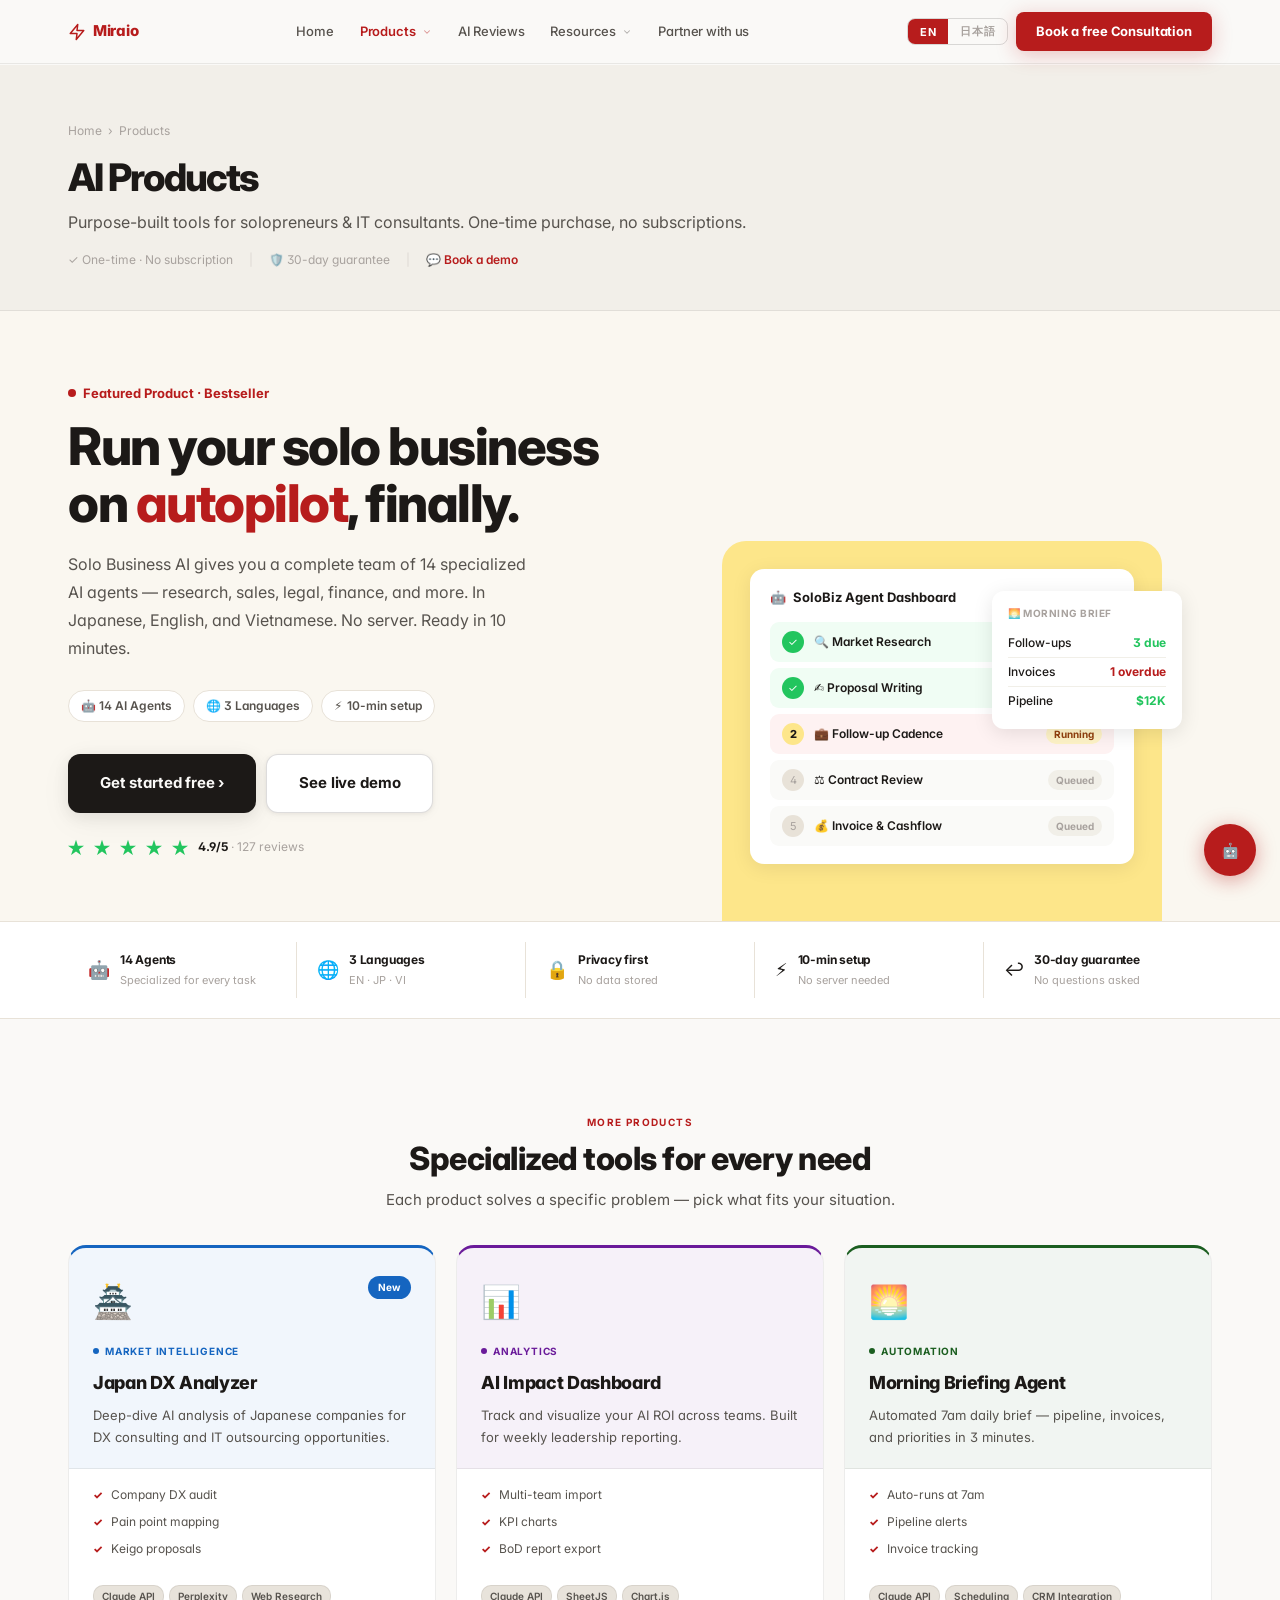
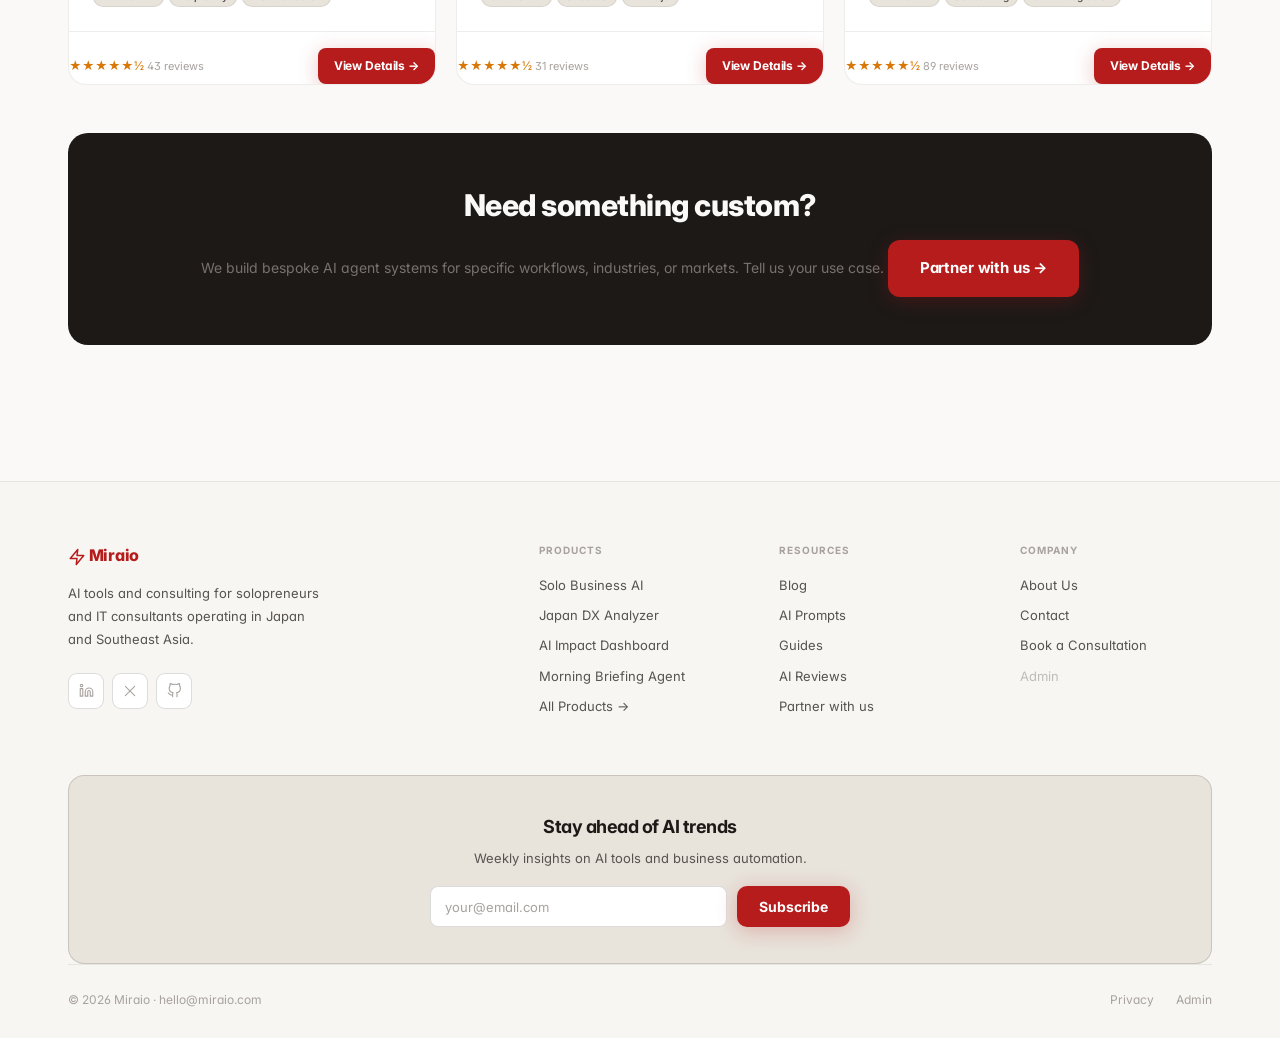
<file: products.html>
<!DOCTYPE html>
<html lang="en">
<head>
<meta charset="UTF-8"><meta name="viewport" content="width=device-width,initial-scale=1.0">
<title>Miraio — AI Products for Solopreneurs & IT Consultants</title>
<meta name="description" content="Solo Business AI: 14 AI agents for solopreneurs. Japan DX Analyzer, AI Impact Dashboard and more. Purpose-built for Japan and Southeast Asia markets.">
<link rel="dns-prefetch" href="//fonts.googleapis.com">
<link rel="preconnect" href="https://fonts.googleapis.com" crossorigin>
<link rel="preconnect" href="https://fonts.gstatic.com" crossorigin>
<link rel="stylesheet" href="https://fonts.googleapis.com/css2?family=Inter:ital,opsz,wght@0,14..32,100..900;1,14..32,100..900&display=swap">
<link rel="icon" href="data:image/svg+xml,<svg xmlns='http://www.w3.org/2000/svg' viewBox='0 0 100 100'><text y='.9em' font-size='90'>⚡</text></svg>">
<link rel="stylesheet" href="assets/style.css">
<style>

/* ── FEATURED PRODUCT HERO (doola-inspired) ── */
.feat-hero{background:#FAF7F0;border-bottom:1px solid #E8E2D8;padding:72px 0 0;overflow:hidden}
.feat-hero-inner{max-width:1200px;margin:0 auto;padding:0 28px;display:grid;grid-template-columns:1fr 1fr;gap:64px;align-items:flex-end}
.feat-hero-left{padding-bottom:64px}
.feat-eyebrow{font-size:13px;font-weight:700;color:#B71C1C;margin-bottom:14px;display:flex;align-items:center;gap:7px}
.feat-eyebrow-dot{width:8px;height:8px;border-radius:50%;background:#B71C1C;flex-shrink:0}
.feat-hero-left h1{font-size:clamp(34px,4.5vw,52px);font-weight:800;line-height:1.1;letter-spacing:-1.5px;color:#1C1917;margin-bottom:18px}
.feat-hero-left h1 em{font-style:normal;color:#B71C1C}
.feat-desc{font-size:16px;color:#57534E;line-height:1.75;max-width:460px;margin-bottom:28px}
.feat-meta{display:flex;align-items:center;gap:20px;flex-wrap:wrap;margin-bottom:32px}
.feat-badge-strip{display:flex;gap:8px;flex-wrap:wrap}
.feat-badge{display:inline-flex;align-items:center;gap:5px;padding:5px 12px;border-radius:20px;font-size:12px;font-weight:600;background:#fff;border:1px solid #E8E2D8;color:#57534E}
.feat-cta-row{display:flex;gap:10px;flex-wrap:wrap;margin-bottom:24px}
.feat-social{display:flex;align-items:center;gap:10px}
.feat-stars{display:flex;gap:2px}
.feat-star{width:16px;height:16px;fill:#22C55E}
.feat-trust{font-size:12px;color:#A8A29E}

/* ── PRODUCT VISUAL MOCKUP ── */
.feat-hero-right{position:relative;display:flex;flex-direction:column;align-items:center;gap:0}
.mockup-bg{background:#FDE68A;border-radius:24px 24px 0 0;padding:28px 28px 0;width:100%;position:relative;min-height:380px;display:flex;flex-direction:column;align-items:stretch;gap:12px}
.mockup-card{background:#fff;border-radius:14px;padding:18px 20px;box-shadow:0 4px 20px rgba(0,0,0,0.08)}
.mockup-header{display:flex;align-items:center;justify-content:space-between;margin-bottom:14px}
.mockup-title{font-size:13px;font-weight:700;color:#1C1917;display:flex;align-items:center;gap:7px}
.mockup-status{font-size:10px;font-weight:700;color:#22C55E;display:flex;align-items:center;gap:4px}
.mockup-status::before{content:'';width:6px;height:6px;border-radius:50%;background:#22C55E;display:inline-block}
.agent-row{display:flex;align-items:center;justify-content:space-between;padding:9px 12px;border-radius:9px;margin-bottom:6px;font-size:13px}
.agent-row:last-child{margin-bottom:0}
.agent-row.done{background:#F0FDF4}
.agent-row.active{background:#FEF2F2}
.agent-row.pending{background:#FAFAF8}
.agent-check{width:22px;height:22px;border-radius:50%;display:flex;align-items:center;justify-content:center;font-size:11px;flex-shrink:0}
.agent-check.done{background:#22C55E;color:#fff}
.agent-check.active{background:#FDE68A;color:#1C1917;font-weight:800}
.agent-check.pending{background:#E8E2D8;color:#A8A29E}
.agent-name{font-size:12px;font-weight:600;color:#1C1917;flex:1;margin-left:10px}
.agent-tag{font-size:10px;font-weight:700;padding:2px 8px;border-radius:10px}
.agent-tag.done{background:#DCFCE7;color:#166534}
.agent-tag.active{background:#FEF3C7;color:#92400E}
.agent-tag.pending{color:#A8A29E;background:#F1EFE8}
.mockup-mini{background:#fff;border-radius:12px;padding:14px 16px;box-shadow:0 4px 20px rgba(0,0,0,0.1);position:absolute;right:-20px;top:50px;width:190px}
.mm-label{font-size:10px;font-weight:700;text-transform:uppercase;letter-spacing:.5px;color:#A8A29E;margin-bottom:8px}
.mm-row{display:flex;justify-content:space-between;align-items:center;padding:4px 0;border-bottom:1px solid #F1EFE8;font-size:12px}
.mm-row:last-child{border-bottom:none}
.mm-name{color:#1C1917;font-weight:500}
.mm-val{font-weight:700;color:#22C55E}
.mm-val.red{color:#B71C1C}

/* ── FEATURES STRIP ── */
.feat-strip{background:#fff;border-bottom:1px solid #E8E2D8;padding:20px 0}
.feat-strip-inner{max-width:1200px;margin:0 auto;padding:0 28px;display:flex;gap:0;flex-wrap:wrap}
.strip-feat{flex:1;min-width:160px;display:flex;align-items:center;gap:10px;padding:8px 20px;border-right:1px solid #E8E2D8}
.strip-feat:last-child{border-right:none}
.strip-icon{font-size:18px;flex-shrink:0}
.strip-text h4{font-size:12px;font-weight:700;color:#1C1917;margin-bottom:1px}
.strip-text p{font-size:11px;color:#A8A29E}

/* ── SECTION DIVIDER ── */
.section-divider{padding:56px 0 32px;text-align:center}
.section-divider h2{font-size:clamp(22px,3vw,32px);font-weight:800;letter-spacing:-.5px;color:var(--text)}
.section-divider p{font-size:15px;color:var(--text2);margin-top:8px}

/* ── OTHER PRODUCTS GRID ── */
.other-grid{display:grid;grid-template-columns:repeat(3,1fr);gap:20px;margin-bottom:48px}
.other-card{background:var(--card);border:1px solid var(--border);border-radius:18px;overflow:hidden;transition:all .22s;display:flex;flex-direction:column}
.other-card:hover{border-color:var(--border2);transform:translateY(-3px);box-shadow:0 12px 36px rgba(28,25,23,.1)}
.other-card-header{padding:28px 24px 20px;position:relative}
.other-card-icon{font-size:36px;margin-bottom:14px;display:block}
.other-card-cat{font-size:10px;font-weight:700;text-transform:uppercase;letter-spacing:.8px;color:var(--red);margin-bottom:8px}
.other-card-name{font-size:18px;font-weight:800;color:var(--text);margin-bottom:8px;letter-spacing:-.3px}
.other-card-desc{font-size:13px;color:var(--text2);line-height:1.65}
.other-card-body{padding:0 24px 24px;flex:1;display:flex;flex-direction:column}
.other-feats{list-style:none;display:flex;flex-direction:column;gap:7px;margin:16px 0}
.other-feats li{display:flex;gap:8px;font-size:12px;color:var(--text2);align-items:baseline}
.other-feats li::before{content:"✓";color:var(--red);font-weight:800;font-size:11px;flex-shrink:0}
.other-card-footer{display:flex;align-items:center;justify-content:space-between;padding-top:16px;border-top:1px solid var(--border);margin-top:auto}
.other-price{font-size:20px;font-weight:800;color:var(--text);letter-spacing:-.5px}
.other-price small{font-size:11px;font-weight:400;color:var(--text3)}
.other-actions{display:flex;gap:7px}

/* ── CTA BANNER ── */
.cta-banner{background:var(--dark);border-radius:20px;padding:48px 40px;text-align:center;margin:0 0 48px}
.cta-banner h3{font-size:clamp(20px,3vw,30px);font-weight:800;color:#FAF9F7;margin-bottom:10px;letter-spacing:-.5px}
.cta-banner p{font-size:14px;color:#78716C;margin-bottom:24px}

@media(max-width:960px){.feat-hero-inner{grid-template-columns:1fr;gap:32px}.feat-hero-right{display:none}.other-grid{grid-template-columns:repeat(2,1fr)}}
@media(max-width:600px){.other-grid{grid-template-columns:1fr}.strip-feat{min-width:50%}}
</style>
</head>
<body>
<div id="nav-placeholder"></div>

<!-- BREADCRUMB + GUIDE BANNER -->
<div style="background:var(--bg2);border-bottom:1px solid var(--border);padding:40px 0">
  <div class="container">
    <div class="breadcrumb">
      <a href="index.html"><span class="en-i">Home</span><span class="ja-i">ホーム</span></a>
      <span>›</span>
      <span><span class="en-i">Products</span><span class="ja-i">製品</span></span>
    </div>
    <h1 style="font-size:clamp(24px,4vw,38px);margin-bottom:10px" class="en" id="prod-page-h1-en">AI Products</h1>
    <h1 style="font-size:clamp(24px,4vw,38px);margin-bottom:10px" class="ja" id="prod-page-h1-ja">AI製品</h1>
    <p class="en" id="prod-page-sub-en">Purpose-built tools for solopreneurs & IT consultants. One-time purchase, no subscriptions.</p>
    <p class="ja" id="prod-page-sub-ja">ソロプレナー・ITコンサルタント向けに特化したツール。買い切り、サブスク不要。</p>
    <div style="display:flex;align-items:center;gap:16px;flex-wrap:wrap;margin-top:14px;font-size:12px;color:var(--text3)">
      <span>✓ <span class="en-i">One-time · No subscription</span><span class="ja-i">買い切り・サブスクなし</span></span>
      <span style="opacity:.3">|</span>
      <span>🛡️ <span class="en-i">30-day guarantee</span><span class="ja-i">30日返金保証</span></span>
      <span style="opacity:.3">|</span>
      <a href="contact.html" style="color:var(--red);font-weight:600;font-size:12px"><span class="en-i">💬 Book a demo</span><span class="ja-i">💬 デモ予約</span></a>
    </div>
  </div>
</div>

<!-- ═══════════════ SECTION 1: FEATURED PRODUCT ═══════════════ -->
<div class="feat-hero">
  <div class="feat-hero-inner">
    <!-- LEFT: Copy -->
    <div class="feat-hero-left">
      <div class="feat-eyebrow">
        <div class="feat-eyebrow-dot"></div>
        <span class="en-i" id="prod-eyebrow-en">Featured Product · Bestseller</span>
        <span class="ja-i" id="prod-eyebrow-ja">注目製品 · ベストセラー</span>
      </div>
      <h1 class="en" id="prod-h1-en">Run your solo business<br>on <em>autopilot</em>, finally.</h1>
      <h1 class="ja" id="prod-h1-ja">ソロビジネスを<br><em>自動化</em>して、本当に解放。</h1>
      <p class="feat-desc en" id="prod-desc-en">Solo Business AI gives you a complete team of 14 specialized AI agents — research, sales, legal, finance, and more. In Japanese, English, and Vietnamese. No server. Ready in 10 minutes.</p>
      <p class="feat-desc ja" id="prod-desc-ja">Solo Business AIは14の専門エージェントからなる完全なチーム。リサーチ・営業・法務・財務など。日本語・英語・ベトナム語対応。サーバー不要。10分で稼働。</p>
      <div class="feat-meta">
        <div class="feat-badge-strip" id="prod-badges">
          <span class="feat-badge">🤖 14 AI Agents</span>
          <span class="feat-badge">🌐 3 Languages</span>
          <span class="feat-badge">⚡ <span class="en-i">10-min setup</span><span class="ja-i">10分で稼働</span></span>
        </div>
      </div>
      <div class="feat-cta-row">
        <a href="contact.html" id="prod-btn1" class="btn btn-dark btn-lg" style="background:#1C1917;color:#FAF9F7;border:none">
          <span class="en-i" id="prod-btn1-en">Get started free ›</span>
          <span class="ja-i" id="prod-btn1-ja">無料で始める ›</span>
        </a>
        <a href="solo-business-ai.html" id="prod-btn2" class="btn btn-secondary btn-lg">
          <span class="en-i" id="prod-btn2-en">See live demo</span>
          <span class="ja-i" id="prod-btn2-ja">デモを見る</span>
        </a>
      </div>
      <div class="feat-social">
        <svg class="feat-star" viewBox="0 0 20 20"><path d="M10 1l2.4 7.3H20l-6.2 4.5 2.4 7.3L10 15.5l-6.2 4.6 2.4-7.3L0 8.3h7.6z"/></svg>
        <svg class="feat-star" viewBox="0 0 20 20"><path d="M10 1l2.4 7.3H20l-6.2 4.5 2.4 7.3L10 15.5l-6.2 4.6 2.4-7.3L0 8.3h7.6z"/></svg>
        <svg class="feat-star" viewBox="0 0 20 20"><path d="M10 1l2.4 7.3H20l-6.2 4.5 2.4 7.3L10 15.5l-6.2 4.6 2.4-7.3L0 8.3h7.6z"/></svg>
        <svg class="feat-star" viewBox="0 0 20 20"><path d="M10 1l2.4 7.3H20l-6.2 4.5 2.4 7.3L10 15.5l-6.2 4.6 2.4-7.3L0 8.3h7.6z"/></svg>
        <svg class="feat-star" viewBox="0 0 20 20"><path d="M10 1l2.4 7.3H20l-6.2 4.5 2.4 7.3L10 15.5l-6.2 4.6 2.4-7.3L0 8.3h7.6z"/></svg>
        <span class="feat-trust" id="prod-social"><strong style="color:#1C1917">4.9/5</strong> · 127 reviews</span>
      </div>
    </div>
    <!-- RIGHT: Product Mockup -->
    <div class="feat-hero-right">
      <div style="position:relative;width:100%;max-width:440px">
        <div class="mockup-bg">
          <div class="mockup-card">
            <div class="mockup-header">
              <div class="mockup-title">🤖 <span class="en-i">SoloBiz Agent Dashboard</span><span class="ja-i">SoloBizエージェント</span></div>
              <div class="mockup-status"><span class="en-i">14 Active</span><span class="ja-i">14稼働中</span></div>
            </div>
            <div class="agent-row done">
              <div class="agent-check done">✓</div>
              <div class="agent-name">🔍 <span class="en-i">Market Research</span><span class="ja-i">市場調査</span></div>
              <span class="agent-tag done"><span class="en-i">Done</span><span class="ja-i">完了</span></span>
            </div>
            <div class="agent-row done">
              <div class="agent-check done">✓</div>
              <div class="agent-name">✍️ <span class="en-i">Proposal Writing</span><span class="ja-i">提案書作成</span></div>
              <span class="agent-tag done"><span class="en-i">Done</span><span class="ja-i">完了</span></span>
            </div>
            <div class="agent-row active">
              <div class="agent-check active">2</div>
              <div class="agent-name">💼 <span class="en-i">Follow-up Cadence</span><span class="ja-i">フォローアップ</span></div>
              <span class="agent-tag active"><span class="en-i">Running</span><span class="ja-i">実行中</span></span>
            </div>
            <div class="agent-row pending">
              <div class="agent-check pending">4</div>
              <div class="agent-name">⚖️ <span class="en-i">Contract Review</span><span class="ja-i">契約書レビュー</span></div>
              <span class="agent-tag pending"><span class="en-i">Queued</span><span class="ja-i">待機中</span></span>
            </div>
            <div class="agent-row pending">
              <div class="agent-check pending">5</div>
              <div class="agent-name">💰 <span class="en-i">Invoice & Cashflow</span><span class="ja-i">請求・キャッシュフロー</span></div>
              <span class="agent-tag pending"><span class="en-i">Queued</span><span class="ja-i">待機中</span></span>
            </div>
          </div>
        </div>
        <!-- Floating mini card -->
        <div class="mockup-mini">
          <div class="mm-label">🌅 <span class="en-i">Morning Brief</span><span class="ja-i">モーニングブリーフ</span></div>
          <div class="mm-row"><span class="mm-name" class="en-i">Follow-ups</span><span class="mm-val">3 due</span></div>
          <div class="mm-row"><span class="mm-name">Invoices</span><span class="mm-val red">1 overdue</span></div>
          <div class="mm-row"><span class="mm-name">Pipeline</span><span class="mm-val">$12K</span></div>
        </div>
      </div>
    </div>
  </div>
</div>

<!-- Features strip -->
<div class="feat-strip">
  <div class="feat-strip-inner" id="prod-strip-inner">
    <div class="strip-feat">
      <span class="strip-icon">🤖</span>
      <div class="strip-text"><h4>14 <span class="en-i">Agents</span><span class="ja-i">エージェント</span></h4><p><span class="en-i">Specialized for every task</span><span class="ja-i">全タスク専門対応</span></p></div>
    </div>
    <div class="strip-feat">
      <span class="strip-icon">🌐</span>
      <div class="strip-text"><h4><span class="en-i">3 Languages</span><span class="ja-i">3言語対応</span></h4><p>EN · JP · VI</p></div>
    </div>
    <div class="strip-feat">
      <span class="strip-icon">🔒</span>
      <div class="strip-text"><h4><span class="en-i">Privacy first</span><span class="ja-i">プライバシー優先</span></h4><p><span class="en-i">No data stored</span><span class="ja-i">データ保存なし</span></p></div>
    </div>
    <div class="strip-feat">
      <span class="strip-icon">⚡</span>
      <div class="strip-text"><h4><span class="en-i">10-min setup</span><span class="ja-i">10分セットアップ</span></h4><p><span class="en-i">No server needed</span><span class="ja-i">サーバー不要</span></p></div>
    </div>
    <div class="strip-feat">
      <span class="strip-icon">↩️</span>
      <div class="strip-text"><h4><span class="en-i">30-day guarantee</span><span class="ja-i">30日返金保証</span></h4><p><span class="en-i">No questions asked</span><span class="ja-i">理由不要</span></p></div>
    </div>
  </div>
</div>

<!-- ═══════════════ SECTION 2: OTHER PRODUCTS ═══════════════ -->
<section class="section">
<div class="container">
  <div class="section-divider" style="padding-top:0">
    <span class="section-eyebrow en-i" id="prod-sec-ey-en">More products</span>
    <span class="section-eyebrow ja-i" id="prod-sec-ey-ja">その他の製品</span>
    <h2 class="en" id="prod-sec-h2-en">Specialized tools for every need</h2>
    <h2 class="ja" id="prod-sec-h2-ja">あらゆるニーズに対応する専門ツール</h2>
    <p class="en-i" id="prod-sec-sub-en">Each product solves a specific problem — pick what fits your situation.</p>
    <p class="ja-i" id="prod-sec-sub-ja">各製品は特定の課題を解決します。状況に合ったものをお選びください。</p>
  </div>

  <div class="other-grid" id="otherProductsGrid"></div>

  <!-- Custom solution CTA -->
  <div class="cta-banner">
    <h3 class="en" id="prod-cta-h3-en">Need something custom?</h3>
    <h3 class="ja" id="prod-cta-h3-ja">カスタムが必要ですか？</h3>
    <p class="en-i" id="prod-cta-p-en">We build bespoke AI agent systems for specific workflows, industries, or markets. Tell us your use case.</p>
    <p class="ja-i" id="prod-cta-p-ja">特定のワークフロー、業界、市場向けのカスタムAIエージェントシステムを構築します。</p>
    <a href="partner.html" id="prod-cta-btn" class="btn btn-primary btn-lg">
      <span class="en-i" id="prod-cta-btn-en">Partner with us →</span>
      <span class="ja-i" id="prod-cta-btn-ja">パートナーとして依頼 →</span>
    </a>
  </div>
</div>
</section>

<div id="footer-placeholder"></div>
<!-- Product detail modal -->
<div id="productModal" class="modal-overlay">
  <div class="modal"><button class="modal-close" onclick="closeModal('productModal')">✕</button>
  <div class="modal-title"></div><div class="modal-sub"></div><div id="pdBody"></div></div>
</div>

<script>
// ── Apply Products Page content from admin ───────────────────
function applyProductsPage() {
  var STRIP_DEFAULT = [
    { icon:'🤖', title_en:'14 Agents', title_ja:'14エージェント', desc_en:'Specialized for every task', desc_ja:'全タスク専門対応' },
    { icon:'🌐', title_en:'3 Languages', title_ja:'3言語対応', desc_en:'EN · JP · VI', desc_ja:'' },
    { icon:'🔒', title_en:'Privacy first', title_ja:'プライバシー優先', desc_en:'No data stored', desc_ja:'データ保存なし' },
    { icon:'⚡', title_en:'10-min setup', title_ja:'10分セットアップ', desc_en:'No server needed', desc_ja:'サーバー不要' },
    { icon:'↩️', title_en:'30-day guarantee', title_ja:'30日返金保証', desc_en:'No questions asked', desc_ja:'理由不要' }
  ];
  var pg; try { pg = JSON.parse(localStorage.getItem('miraio_products_page') || 'null') || {}; } catch(e) { pg = {}; }
  var h = pg.hero || {}; var sh = pg.section_header || {}; var cta = pg.cta || {};
  var si = function(id, val) { var el = document.getElementById(id); if (el && val) el.innerHTML = val; };
  var st = function(id, val) { var el = document.getElementById(id); if (el && val) el.textContent = val; };
  var sh2 = function(id, val) { var el = document.getElementById(id); if (el && val) el.href = val; };
  // Hero
  si('prod-eyebrow-en', h.eyebrow_en); si('prod-eyebrow-ja', h.eyebrow_ja);
  si('prod-h1-en', h.h1_en); si('prod-h1-ja', h.h1_ja);
  si('prod-desc-en', h.desc_en); si('prod-desc-ja', h.desc_ja);
  si('prod-badges', h.badges);
  sh2('prod-btn1', h.btn1_url); st('prod-btn1-en', h.btn1_en); st('prod-btn1-ja', h.btn1_ja);
  sh2('prod-btn2', h.btn2_url); st('prod-btn2-en', h.btn2_en); st('prod-btn2-ja', h.btn2_ja);
  if (h.score || h.revcount) {
    var sc = document.getElementById('prod-social');
    if (sc) sc.innerHTML = '<strong style="color:#1C1917">' + (h.score||'4.9') + '/5</strong> · ' + (h.revcount||'127') + ' reviews';
  }
  // Features strip
  var stripEl = document.getElementById('prod-strip-inner');
  if (stripEl) {
    var stripData = (pg.strip && pg.strip.length === 5) ? pg.strip : STRIP_DEFAULT;
    stripEl.innerHTML = stripData.map(function(s) {
      return '<div class="strip-feat"><span class="strip-icon">' + (s.icon||'⚡') + '</span>' +
        '<div class="strip-text"><h4><span class="en-i">' + (s.title_en||'') + '</span><span class="ja-i">' + (s.title_ja||'') + '</span></h4>' +
        '<p><span class="en-i">' + (s.desc_en||'') + '</span><span class="ja-i">' + (s.desc_ja||'') + '</span></p></div></div>';
    }).join('');
  }
  // Section header
  st('prod-sec-ey-en', sh.eyebrow_en); st('prod-sec-ey-ja', sh.eyebrow_ja);
  si('prod-sec-h2-en', sh.title_en); si('prod-sec-h2-ja', sh.title_ja);
  st('prod-sec-sub-en', sh.sub_en); st('prod-sec-sub-ja', sh.sub_ja);
  // CTA banner
  si('prod-cta-h3-en', cta.title_en); si('prod-cta-h3-ja', cta.title_ja);
  si('prod-cta-p-en', cta.body_en); si('prod-cta-p-ja', cta.body_ja);
  sh2('prod-cta-btn', cta.btn_url); st('prod-cta-btn-en', cta.btn_en); st('prod-cta-btn-ja', cta.btn_ja);
}
applyProductsPage();
</script>
<script src="assets/app.js" defer></script>
<script src="assets/nav.js" defer></script>
</body>
</html>
</file>
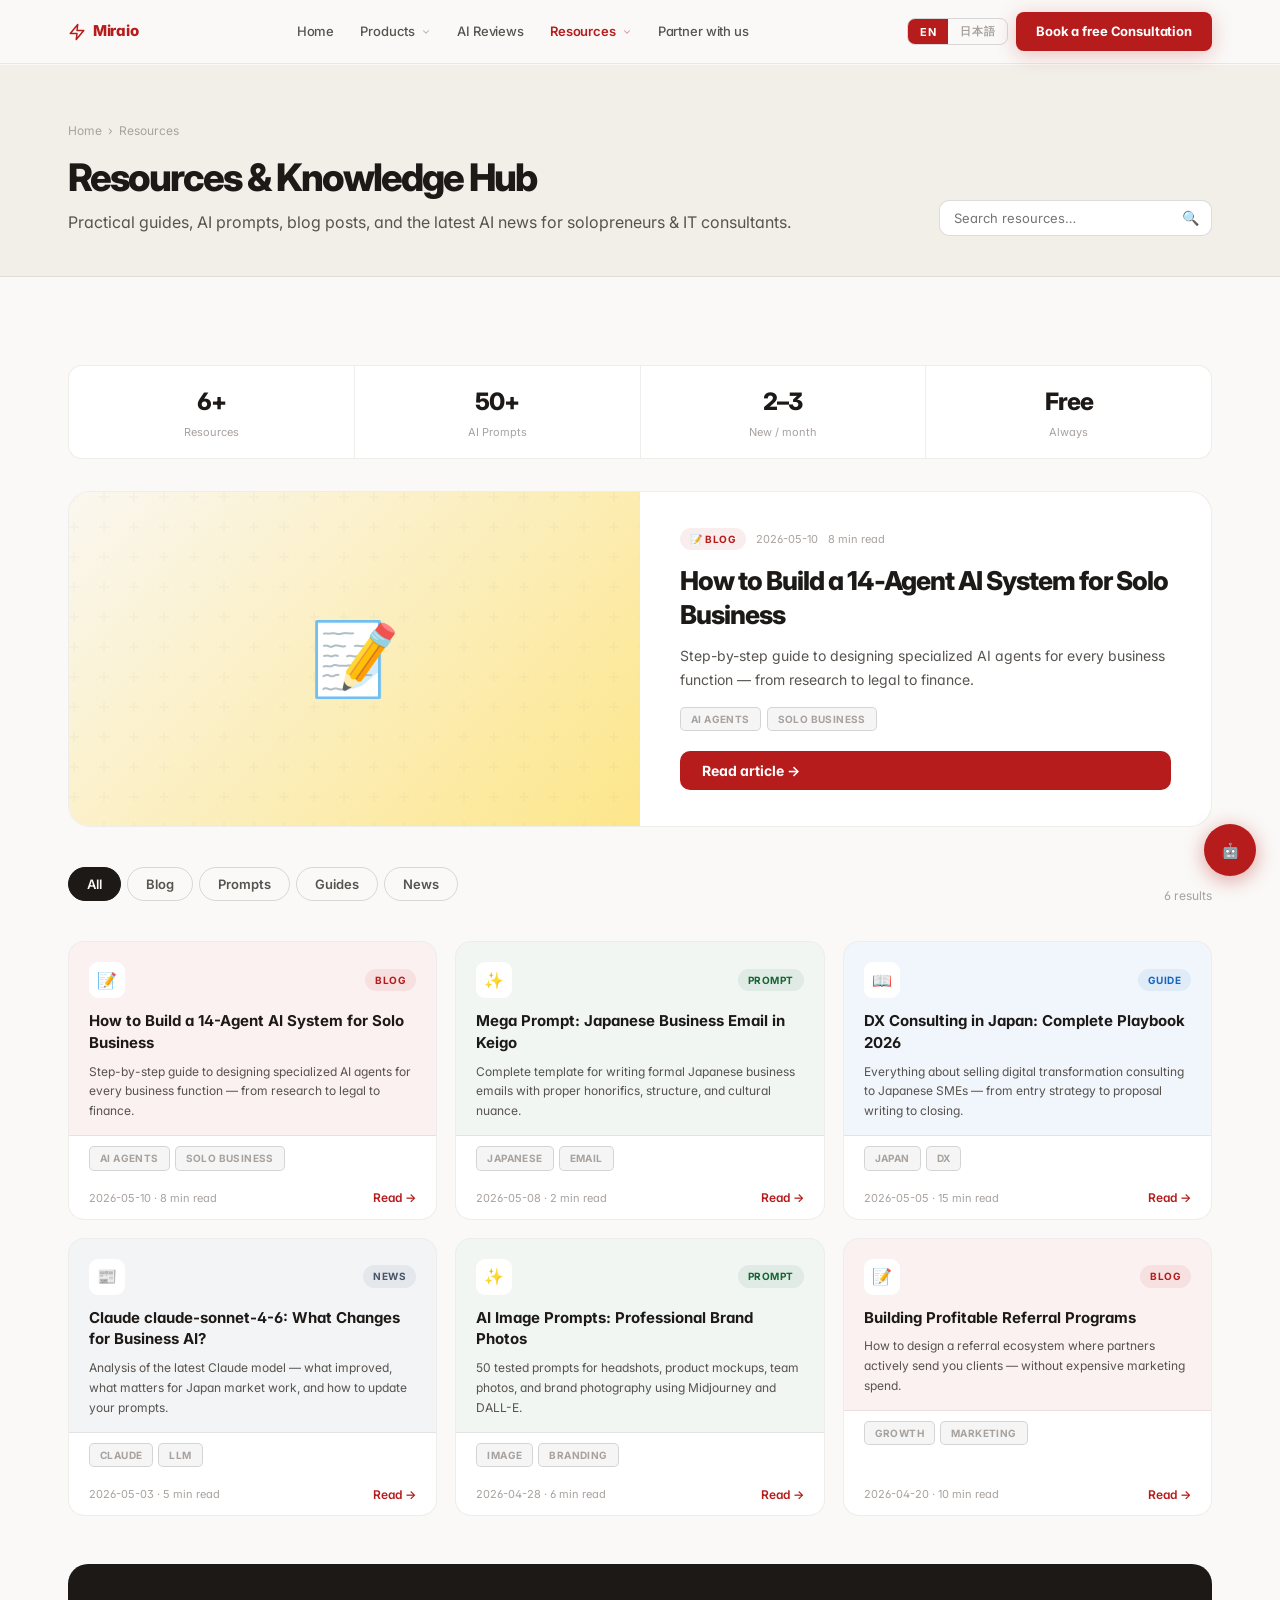
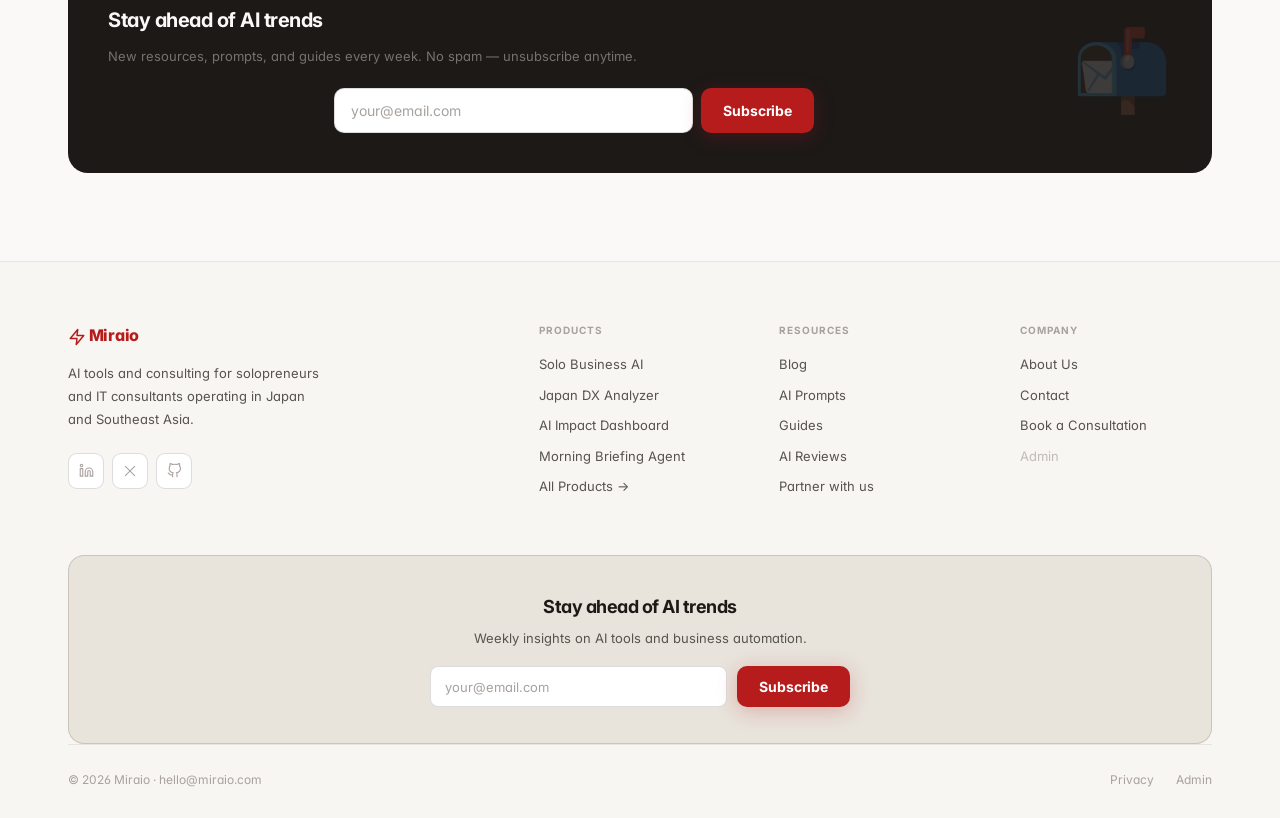
<file: resources.html>
<!DOCTYPE html>
<html lang="en">
<head>
<meta charset="UTF-8"><meta name="viewport" content="width=device-width,initial-scale=1.0">
<title>Resources & Knowledge Hub — Miraio</title>
<meta name="description" content="AI resources: blog posts, prompt library, guides, and news for solopreneurs and IT consultants targeting Japan and Southeast Asia.">
<link rel="dns-prefetch" href="//fonts.googleapis.com">
<link rel="preconnect" href="https://fonts.googleapis.com" crossorigin>
<link rel="preconnect" href="https://fonts.gstatic.com" crossorigin>
<link rel="icon" href="data:image/svg+xml,<svg xmlns='http://www.w3.org/2000/svg' viewBox='0 0 100 100'><text y='.9em' font-size='90'>📚</text></svg>">
<link rel="stylesheet" href="assets/style.css">
<style>
/* ── TYPE CONFIG ── */
.type-chip{display:inline-flex;align-items:center;gap:5px;padding:3px 10px;border-radius:20px;font-size:10px;font-weight:700;text-transform:uppercase;letter-spacing:.5px}
.type-Blog    { background:rgba(183,28,28,0.08);   color:#B71C1C; }
.type-Prompt  { background:rgba(22,101,52,0.08);    color:#166534; }
.type-Guide   { background:rgba(21,101,192,0.08);   color:#1565C0; }
.type-News    { background:rgba(100,116,139,0.10);  color:#475569; }

/* ── FEATURED ARTICLE ── */
.feat-article{background:var(--card);border:1.5px solid var(--border);border-radius:22px;overflow:hidden;display:grid;grid-template-columns:1fr 1fr;margin-bottom:40px;transition:border-color .2s,box-shadow .2s}
.feat-article:hover{border-color:var(--border2);box-shadow:var(--s2)}
.feat-article-visual{background:linear-gradient(135deg,#FAF7F0 0%,#FDE68A 100%);padding:40px;display:flex;align-items:center;justify-content:center;min-height:260px;position:relative;overflow:hidden}
.feat-article-visual::before{content:'';position:absolute;inset:0;background:url("data:image/svg+xml,%3Csvg width='60' height='60' viewBox='0 0 60 60' xmlns='http://www.w3.org/2000/svg'%3E%3Cg fill='none' fill-rule='evenodd'%3E%3Cg fill='%23000000' fill-opacity='0.02'%3E%3Cpath d='M36 34v-4h-2v4h-4v2h4v4h2v-4h4v-2h-4zm0-30V0h-2v4h-4v2h4v4h2V6h4V4h-4zM6 34v-4H4v4H0v2h4v4h2v-4h4v-2H6zM6 4V0H4v4H0v2h4v4h2V6h4V4H6z'/%3E%3C/g%3E%3C/g%3E%3C/svg%3E")}
.feat-article-emoji{font-size:72px;position:relative;z-index:1}
.feat-article-content{padding:36px 40px;display:flex;flex-direction:column;justify-content:center}
.feat-article-meta{display:flex;gap:10px;align-items:center;margin-bottom:14px;flex-wrap:wrap}
.feat-read-btn{display:inline-flex;align-items:center;gap:6px;margin-top:20px;padding:11px 22px;border-radius:10px;background:var(--red);color:#fff;font-size:14px;font-weight:700;border:none;cursor:pointer;font-family:inherit;transition:all .18s}
.feat-read-btn:hover{background:var(--red-h);transform:translateY(-1px)}

/* ── RESOURCE CARD (new) ── */
.res-card-v2{background:var(--card);border:1.5px solid var(--border);border-radius:16px;overflow:hidden;display:flex;flex-direction:column;transition:all .22s;cursor:pointer}
.res-card-v2:hover{border-color:var(--border2);transform:translateY(-3px);box-shadow:var(--s2)}
.res-card-top{padding:20px 20px 14px;border-bottom:1px solid var(--border)}
.res-card-icon-row{display:flex;align-items:center;justify-content:space-between;margin-bottom:12px}
.res-card-type-icon{width:36px;height:36px;border-radius:9px;display:flex;align-items:center;justify-content:center;font-size:16px}
.res-card-title{font-size:15px;font-weight:700;color:var(--text);line-height:1.45;margin-bottom:8px}
.res-card-excerpt{font-size:12px;color:var(--text2);line-height:1.65}
.res-card-bottom{padding:12px 20px;display:flex;align-items:center;justify-content:space-between;margin-top:auto}
.res-card-meta{font-size:11px;color:var(--text3)}
.res-read-link{display:inline-flex;align-items:center;gap:4px;font-size:12px;font-weight:600;color:var(--red);border:none;background:none;cursor:pointer;font-family:inherit;padding:0;transition:gap .15s}
.res-read-link:hover{gap:8px}

/* ── READ MODAL ── */
.read-modal-overlay{position:fixed;inset:0;background:rgba(28,25,23,0.6);z-index:500;display:flex;align-items:center;justify-content:center;padding:20px;opacity:0;visibility:hidden;transition:all .25s;backdrop-filter:blur(4px)}
.read-modal-overlay.open{opacity:1;visibility:visible}
.read-modal{background:var(--card);border-radius:20px;max-width:700px;width:100%;max-height:85vh;overflow:hidden;display:flex;flex-direction:column;box-shadow:0 24px 80px rgba(28,25,23,0.25);transform:translateY(20px) scale(0.97);transition:all .28s cubic-bezier(.16,1,.3,1)}
.read-modal-overlay.open .read-modal{transform:translateY(0) scale(1)}
.read-modal-header{padding:24px 28px;border-bottom:1px solid var(--border);display:flex;align-items:flex-start;gap:16px}
.read-modal-body{padding:28px;overflow-y:auto;flex:1;line-height:1.8;font-size:14px;color:var(--text2)}
.read-modal-body h3{font-size:16px;font-weight:700;color:var(--text);margin:24px 0 8px}
.read-modal-body h3:first-child{margin-top:0}
.read-modal-body p{margin-bottom:14px;line-height:1.8}
.read-modal-body pre{font-size:11px;overflow-x:auto;border-radius:10px}
.read-modal-close{width:32px;height:32px;border-radius:50%;background:var(--bg2);border:1px solid var(--border);cursor:pointer;display:flex;align-items:center;justify-content:center;font-size:14px;color:var(--text2);flex-shrink:0;margin-left:auto;transition:all .15s;font-family:inherit}
.read-modal-close:hover{background:var(--red);color:#fff;border-color:var(--red)}

/* ── SEARCH BAR ── */
.res-search{display:flex;align-items:center;gap:0;background:var(--card);border:1.5px solid var(--border2);border-radius:10px;overflow:hidden;max-width:280px;transition:border-color .15s}
.res-search:focus-within{border-color:var(--red)}
.res-search input{border:none;padding:9px 14px;font-size:13px;background:transparent;font-family:inherit;color:var(--text);outline:none;flex:1;min-width:0}
.res-search button{padding:8px 12px;background:transparent;border:none;cursor:pointer;color:var(--text3);font-size:14px}

/* ── STATS STRIP ── */
.res-stats{display:flex;gap:0;border:1.5px solid var(--border);border-radius:14px;overflow:hidden;margin-bottom:32px;background:var(--card)}
.res-stat{flex:1;padding:16px 12px;text-align:center;border-right:1px solid var(--border)}
.res-stat:last-child{border-right:none}
.res-stat-num{font-size:24px;font-weight:800;color:var(--text);letter-spacing:-1px}
.res-stat-label{font-size:11px;color:var(--text3);margin-top:2px}

/* ── TABS ── */
.res-tabs-v2{display:flex;gap:6px;flex-wrap:wrap;margin-bottom:24px}
.res-tab-v2{padding:8px 18px;border-radius:20px;font-size:13px;font-weight:600;cursor:pointer;border:1.5px solid var(--border2);background:transparent;color:var(--text2);transition:all .15s;font-family:inherit}
.res-tab-v2:hover{border-color:var(--border3);color:var(--text)}
.res-tab-v2.active{background:var(--text);border-color:var(--text);color:#FAF9F7}

/* ── NEWSLETTER CTA ── */
.nl-cta{background:var(--dark);border-radius:20px;padding:40px;margin-top:48px;display:grid;grid-template-columns:1fr auto;gap:32px;align-items:center}
.nl-form{display:flex;gap:8px;flex-wrap:wrap}
.nl-input{flex:1;min-width:200px;background:rgba(255,255,255,0.08);border:1px solid rgba(255,255,255,0.12);border-radius:8px;padding:11px 14px;font-size:13px;color:#FAF9F7;outline:none;font-family:inherit;transition:border-color .15s}
.nl-input:focus{border-color:rgba(255,255,255,0.3)}
.nl-input::placeholder{color:rgba(255,255,255,0.35)}

@media(max-width:900px){
  .feat-article{grid-template-columns:1fr}
  .feat-article-visual{display:none}
  .nl-cta{grid-template-columns:1fr}
}
@media(max-width:600px){
  .res-stats{flex-direction:column}
  .res-stat{border-right:none;border-bottom:1px solid var(--border)}
  .res-stat:last-child{border-bottom:none}
}
</style>
</head>
<body>
<div id="nav-placeholder"></div>

<!-- HIGHLIGHT STRIP -->
<div id="highlightStrip" style="display:none;background:var(--dark);border-bottom:1px solid rgba(255,255,255,0.08);padding:10px 0">
  <div class="container" style="display:flex;align-items:center;gap:12px;flex-wrap:wrap">
    <span style="font-size:13px;font-weight:700;color:rgba(255,255,255,0.5);text-transform:uppercase;letter-spacing:.6px;flex-shrink:0">
      <span class="en-i">📌 Featured</span><span class="ja-i">📌 おすすめ</span>
    </span>
    <span id="hlType" style="font-size:10px;font-weight:700;padding:2px 8px;border-radius:10px;background:rgba(183,28,28,0.4);color:#fca5a5;flex-shrink:0"></span>
    <span id="hlTitle" style="font-size:13px;font-weight:600;color:#FAF9F7;flex:1;min-width:0;white-space:nowrap;overflow:hidden;text-overflow:ellipsis"></span>
    <button id="hlReadBtn" style="background:var(--red);color:#fff;border:none;border-radius:8px;padding:5px 14px;font-size:12px;font-weight:700;cursor:pointer;white-space:nowrap;font-family:inherit">
      <span class="en-i">Read →</span><span class="ja-i">読む →</span>
    </button>
    <button onclick="document.getElementById('highlightStrip').style.display='none'" style="background:transparent;border:none;color:rgba(255,255,255,0.35);font-size:16px;cursor:pointer;padding:0 4px;flex-shrink:0;line-height:1">✕</button>
  </div>
</div>

<!-- PAGE HEADER -->
<div style="background:var(--bg2);border-bottom:1px solid var(--border);padding:40px 0">
  <div class="container">
    <div class="breadcrumb">
      <a href="index.html"><span class="en-i">Home</span><span class="ja-i">ホーム</span></a>
      <span>›</span>
      <span><span class="en-i">Resources</span><span class="ja-i">リソース</span></span>
    </div>
    <div style="display:flex;align-items:flex-end;justify-content:space-between;flex-wrap:wrap;gap:16px">
      <div>
        <h1 style="font-size:clamp(24px,4vw,38px);margin-bottom:10px" class="en" id="res-page-h1-en">Resources & Knowledge Hub</h1>
        <h1 style="font-size:clamp(24px,4vw,38px);margin-bottom:10px" class="ja" id="res-page-h1-ja">リソース&ナレッジハブ</h1>
        <p class="en" id="res-page-sub-en">Practical guides, AI prompts, blog posts, and the latest AI news for solopreneurs & IT consultants.</p>
        <p class="ja" id="res-page-sub-ja">ソロプレナー・ITコンサルタント向けの実践ガイド、AIプロンプト、ブログ、最新ニュース。</p>
      </div>
      <div class="res-search">
        <input type="text" id="searchInput" placeholder="Search resources…" oninput="filterResources()">
        <button>🔍</button>
      </div>
    </div>
  </div>
</div>

<section class="section">
<div class="container">

  <!-- Stats strip -->
  <div class="res-stats">
    <div class="res-stat">
      <div class="res-stat-num">6+</div>
      <div class="res-stat-label"><span class="en-i">Resources</span><span class="ja-i">リソース</span></div>
    </div>
    <div class="res-stat">
      <div class="res-stat-num">50+</div>
      <div class="res-stat-label"><span class="en-i">AI Prompts</span><span class="ja-i">AIプロンプト</span></div>
    </div>
    <div class="res-stat">
      <div class="res-stat-num">2–3</div>
      <div class="res-stat-label"><span class="en-i">New / month</span><span class="ja-i">月間新着</span></div>
    </div>
    <div class="res-stat">
      <div class="res-stat-num">Free</div>
      <div class="res-stat-label"><span class="en-i">Always</span><span class="ja-i">すべて無料</span></div>
    </div>
  </div>

  <!-- Featured Article -->
  <div id="featuredArticle"></div>

  <!-- Tabs + Grid -->
  <div style="display:flex;align-items:center;justify-content:space-between;flex-wrap:wrap;gap:12px;margin-bottom:16px">
    <div class="res-tabs-v2" id="res-tabs">
      <button class="res-tab-v2 active" data-group="res" data-tab="all" onclick="switchTab('all',this)"><span class="en-i">All</span><span class="ja-i">すべて</span></button>
      <button class="res-tab-v2" data-group="res" data-tab="blog" onclick="switchTab('Blog',this)">Blog</button>
      <button class="res-tab-v2" data-group="res" data-tab="prompts" onclick="switchTab('Prompt',this)"><span class="en-i">Prompts</span><span class="ja-i">プロンプト</span></button>
      <button class="res-tab-v2" data-group="res" data-tab="guides" onclick="switchTab('Guide',this)">Guides</button>
      <button class="res-tab-v2" data-group="res" data-tab="news" onclick="switchTab('News',this)">News</button>
    </div>
    <div style="font-size:12px;color:var(--text3)" id="resCount"></div>
  </div>

  <div id="resourcesGrid" class="grid grid-3"></div>

  <!-- Newsletter CTA -->
  <div class="nl-cta">
    <div>
      <h3 style="color:#FAF9F7;font-size:20px;margin-bottom:8px"><span class="en-i">Stay ahead of AI trends</span><span class="ja-i">AIトレンドを先取り</span></h3>
      <p style="color:#78716C;font-size:13px;margin-bottom:20px"><span class="en-i">New resources, prompts, and guides every week. No spam — unsubscribe anytime.</span><span class="ja-i">毎週新しいリソース、プロンプト、ガイドを配信。スパムなし。</span></p>
      <form class="nl-form newsletter-form">
        <input type="email" placeholder="your@email.com" required class="nl-input">
        <button type="submit" class="btn btn-primary"><span class="en-i">Subscribe</span><span class="ja-i">登録する</span></button>
      </form>
    </div>
    <div style="text-align:center;opacity:.15;font-size:80px;line-height:1" class="en-i">📬</div>
  </div>

</div>
</section>

<!-- Read Modal -->
<div class="read-modal-overlay" id="readModal" onclick="if(event.target===this)closeReadModal()">
  <div class="read-modal">
    <div class="read-modal-header">
      <div>
        <div id="rm-typechip" style="margin-bottom:10px"></div>
        <h2 id="rm-title" style="font-size:20px;font-weight:800;line-height:1.35;color:var(--text)"></h2>
        <div id="rm-meta" style="font-size:12px;color:var(--text3);margin-top:8px"></div>
      </div>
      <button class="read-modal-close" onclick="closeReadModal()">✕</button>
    </div>
    <div class="read-modal-body" id="rm-body"></div>
  </div>
</div>

<div id="footer-placeholder"></div>
<script src="assets/app.js" defer></script>
<script src="assets/nav.js" defer></script>
<script>
// ── Apply Resources Page content from admin ──────────────────
function applyResourcesPage() {
  var pg; try { pg = JSON.parse(localStorage.getItem('miraio_resources_page') || 'null') || {}; } catch(e) { pg = {}; }
  var si = function(id, val) { var el = document.getElementById(id); if (el && val) el.innerHTML = val; };
  si('res-page-h1-en', pg.title_en); si('res-page-h1-ja', pg.title_ja);
  si('res-page-sub-en', pg.sub_en); si('res-page-sub-ja', pg.sub_ja);
}
applyResourcesPage();

// ── Type config ──────────────────────────────────────────────
var TYPE_ICONS = { Blog:'📝', Prompt:'✨', Guide:'📖', News:'📰' };
var TYPE_BG    = { Blog:'rgba(183,28,28,0.06)', Prompt:'rgba(22,101,52,0.06)', Guide:'rgba(21,101,192,0.06)', News:'rgba(100,116,139,0.08)' };

// ── Open / close modal ───────────────────────────────────────
function openReadModal(id) {
  var r = allRes.filter(function(x){ return x.id === id; })[0];
  if (!r) return;
  document.getElementById('rm-title').textContent = r.title;
  document.getElementById('rm-typechip').innerHTML = '<span class="type-chip type-' + r.type + '">' + (TYPE_ICONS[r.type]||'📄') + ' ' + r.type + '</span>';
  document.getElementById('rm-meta').innerHTML = r.date + ' &nbsp;·&nbsp; ' + r.readTime + ' read' +
    (r.tags ? ' &nbsp;·&nbsp; ' + r.tags.slice(0,3).map(function(t){ return '<span class="badge badge-metal">' + t + '</span>'; }).join(' ') : '');
  document.getElementById('rm-body').innerHTML = r.body
    ? '<p style="font-size:14px;color:var(--text2);line-height:1.8;margin-bottom:20px">' + r.excerpt + '</p><hr style="border:none;border-top:1px solid var(--border);margin:0 0 20px">' + r.body
    : '<p style="color:var(--text2)">' + r.excerpt + '</p><p style="color:var(--text3);font-style:italic;margin-top:20px">Full article coming soon.</p>';
  document.getElementById('readModal').classList.add('open');
  document.body.style.overflow = 'hidden';
}
function closeReadModal() {
  document.getElementById('readModal').classList.remove('open');
  document.body.style.overflow = '';
}
document.addEventListener('keydown', function(e){ if(e.key==='Escape') closeReadModal(); });

// ── Featured article ─────────────────────────────────────────
function renderFeatured(res) {
  var r = res[0];
  if (!r) return;
  var fa = document.getElementById('featuredArticle');
  fa.innerHTML = '<div class="feat-article">' +
    '<div class="feat-article-visual"><div class="feat-article-emoji">' + (TYPE_ICONS[r.type]||'📄') + '</div></div>' +
    '<div class="feat-article-content">' +
      '<div class="feat-article-meta">' +
        '<span class="type-chip type-' + r.type + '">' + (TYPE_ICONS[r.type]||'📄') + ' ' + r.type + '</span>' +
        '<span style="font-size:11px;color:var(--text3)">' + r.date + '</span>' +
        '<span style="font-size:11px;color:var(--text3)">' + r.readTime + ' read</span>' +
      '</div>' +
      '<h2 style="font-size:clamp(18px,2.5vw,26px);font-weight:800;line-height:1.3;margin-bottom:12px">' + r.title + '</h2>' +
      '<p style="font-size:14px;color:var(--text2);line-height:1.75;margin-bottom:0">' + r.excerpt + '</p>' +
      '<div style="display:flex;flex-wrap:wrap;gap:6px;margin-top:14px">' +
        (r.tags||[]).map(function(t){ return '<span class="badge badge-metal">' + t + '</span>'; }).join('') +
      '</div>' +
      '<button class="feat-read-btn" onclick="openReadModal(' + r.id + ')"><span class="en-i">Read article →</span><span class="ja-i">記事を読む →</span></button>' +
    '</div>' +
  '</div>';
}

// ── Main render ──────────────────────────────────────────────
var allRes = [], currentType = 'all';

function renderResources() {
  var q = (document.getElementById('searchInput') && document.getElementById('searchInput').value || '').toLowerCase();
  var res = allRes.slice();
  if (currentType !== 'all') res = res.filter(function(r) { return r.type === currentType; });
  if (q) res = res.filter(function(r) { return r.title.toLowerCase().includes(q) || r.excerpt.toLowerCase().includes(q); });

  var countEl = document.getElementById('resCount');
  if (countEl) countEl.textContent = res.length + ' result' + (res.length !== 1 ? 's' : '');

  var grid = document.getElementById('resourcesGrid');
  grid.innerHTML = res.map(function(r) {
    return '<div class="res-card-v2 reveal" onclick="openReadModal(' + r.id + ')">' +
      '<div class="res-card-top" style="background:' + (TYPE_BG[r.type]||'var(--bg2)') + '">' +
        '<div class="res-card-icon-row">' +
          '<div class="res-card-type-icon" style="background:var(--card)">' + (TYPE_ICONS[r.type]||'📄') + '</div>' +
          '<span class="type-chip type-' + r.type + '">' + r.type + '</span>' +
        '</div>' +
        '<div class="res-card-title">' + r.title + '</div>' +
        '<div class="res-card-excerpt">' + r.excerpt + '</div>' +
      '</div>' +
      '<div style="padding:10px 20px 6px;display:flex;flex-wrap:wrap;gap:5px">' +
        (r.tags||[]).slice(0,3).map(function(t){ return '<span class="badge badge-metal">' + t + '</span>'; }).join('') +
      '</div>' +
      '<div class="res-card-bottom">' +
        '<div class="res-card-meta">' + r.date + ' · ' + r.readTime + ' read</div>' +
        '<button class="res-read-link"><span class="en-i">Read →</span><span class="ja-i">読む →</span></button>' +
      '</div>' +
    '</div>';
  }).join('') || '<p style="color:var(--text3);padding:60px 20px;text-align:center;grid-column:1/-1">No resources found.</p>';

  setTimeout(initReveal, 50);
}

function switchTab(type, btn) {
  currentType = type;
  document.querySelectorAll('.res-tab-v2').forEach(function(b) { b.classList.remove('active'); });
  btn.classList.add('active');
  renderResources();
}

function filterResources() { renderResources(); }

// ── Highlight strip ──────────────────────────────────────────
function showHighlightStrip(res) {
  var r = res.filter(function(x){ return x.highlight; })[0];
  if (!r) return;
  var strip = document.getElementById('highlightStrip');
  var hlTitle = document.getElementById('hlTitle');
  var hlType = document.getElementById('hlType');
  var hlBtn = document.getElementById('hlReadBtn');
  if (!strip) return;
  hlTitle.textContent = r.title;
  hlType.textContent = r.type;
  hlBtn.onclick = function() { openReadModal(r.id); };
  strip.style.display = 'block';
}

document.addEventListener('DOMContentLoaded', function() {
  allRes = Store.getResources();
  renderFeatured(allRes);
  var params = new URLSearchParams(location.search);
  var tab = params.get('tab');
  if (tab) {
    var typeMap = { blog:'Blog', prompts:'Prompt', guides:'Guide', news:'News' };
    currentType = typeMap[tab] || 'all';
    document.querySelectorAll('.res-tab-v2').forEach(function(b) {
      b.classList.toggle('active', b.dataset.tab === tab || (tab === 'all' && b.dataset.tab === 'all'));
    });
  }
  renderResources();
  showHighlightStrip(allRes);
});
</script>
</body>
</html>
</file>
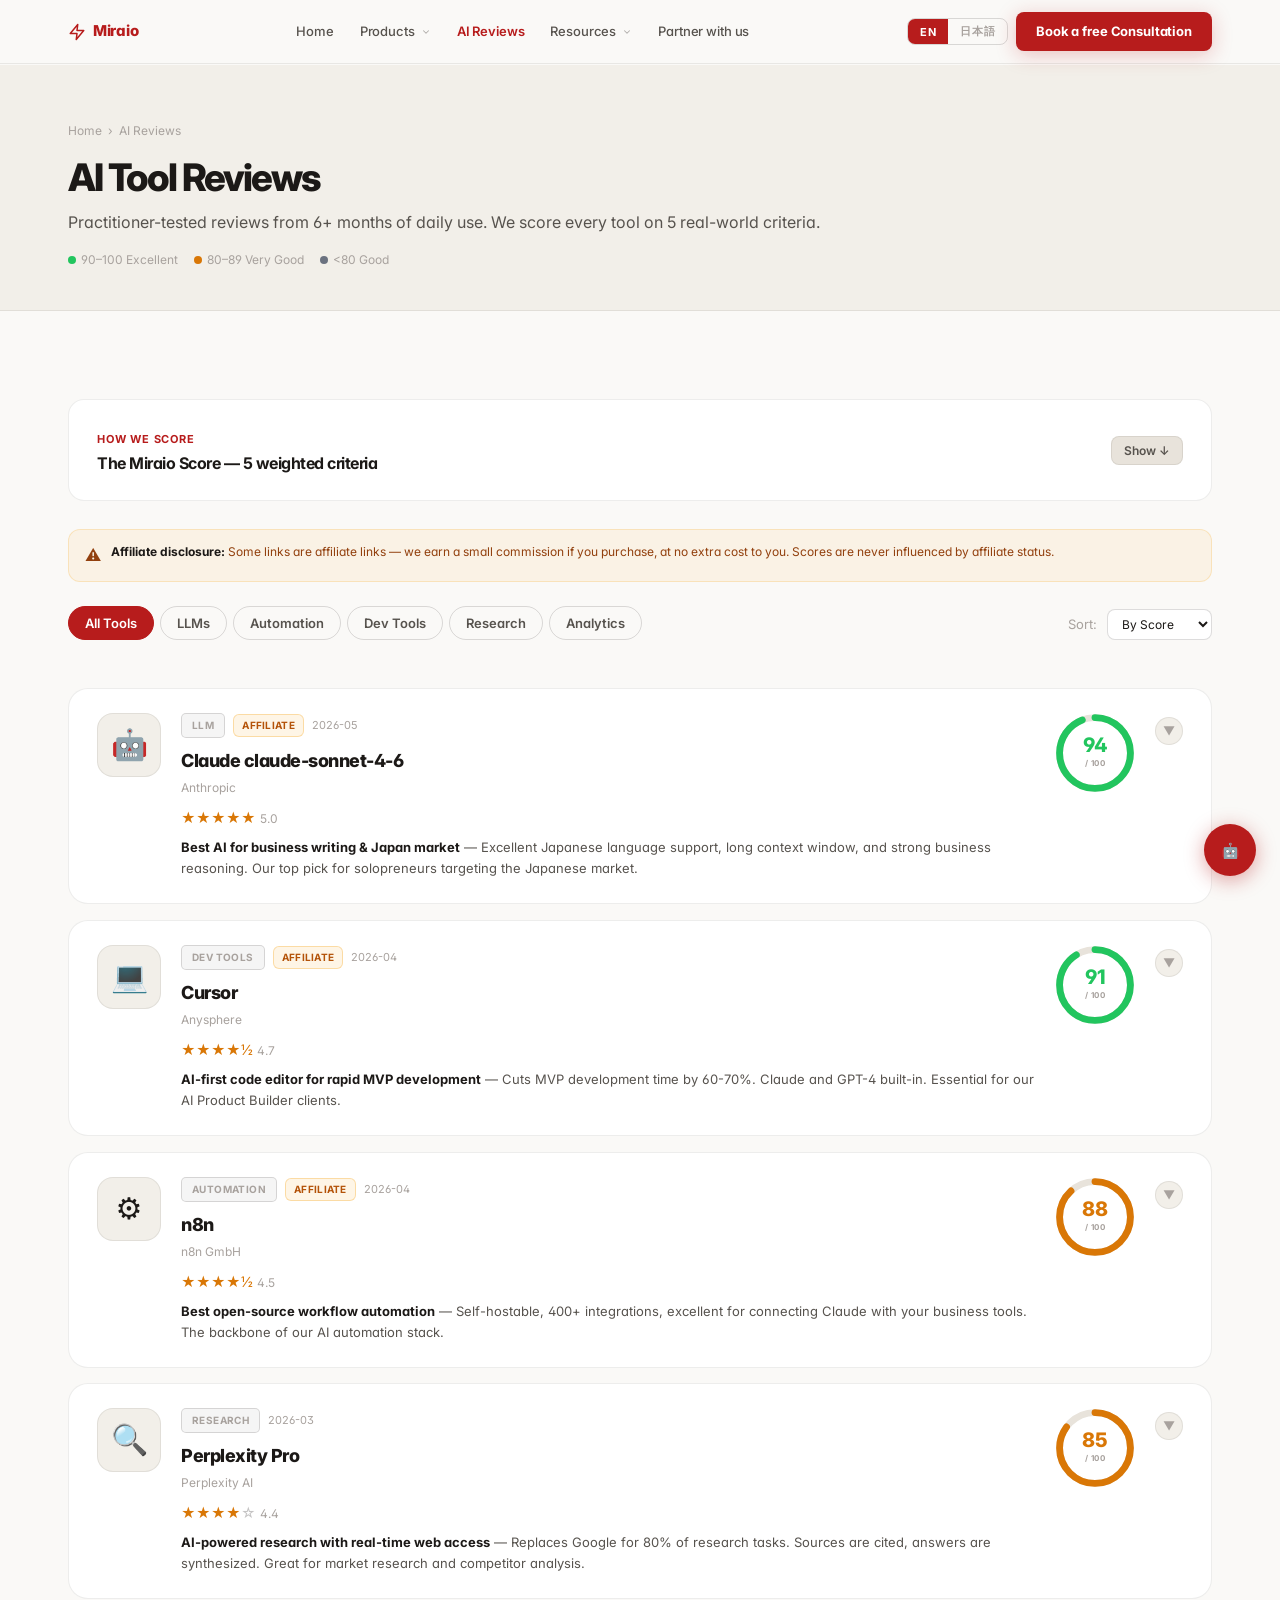
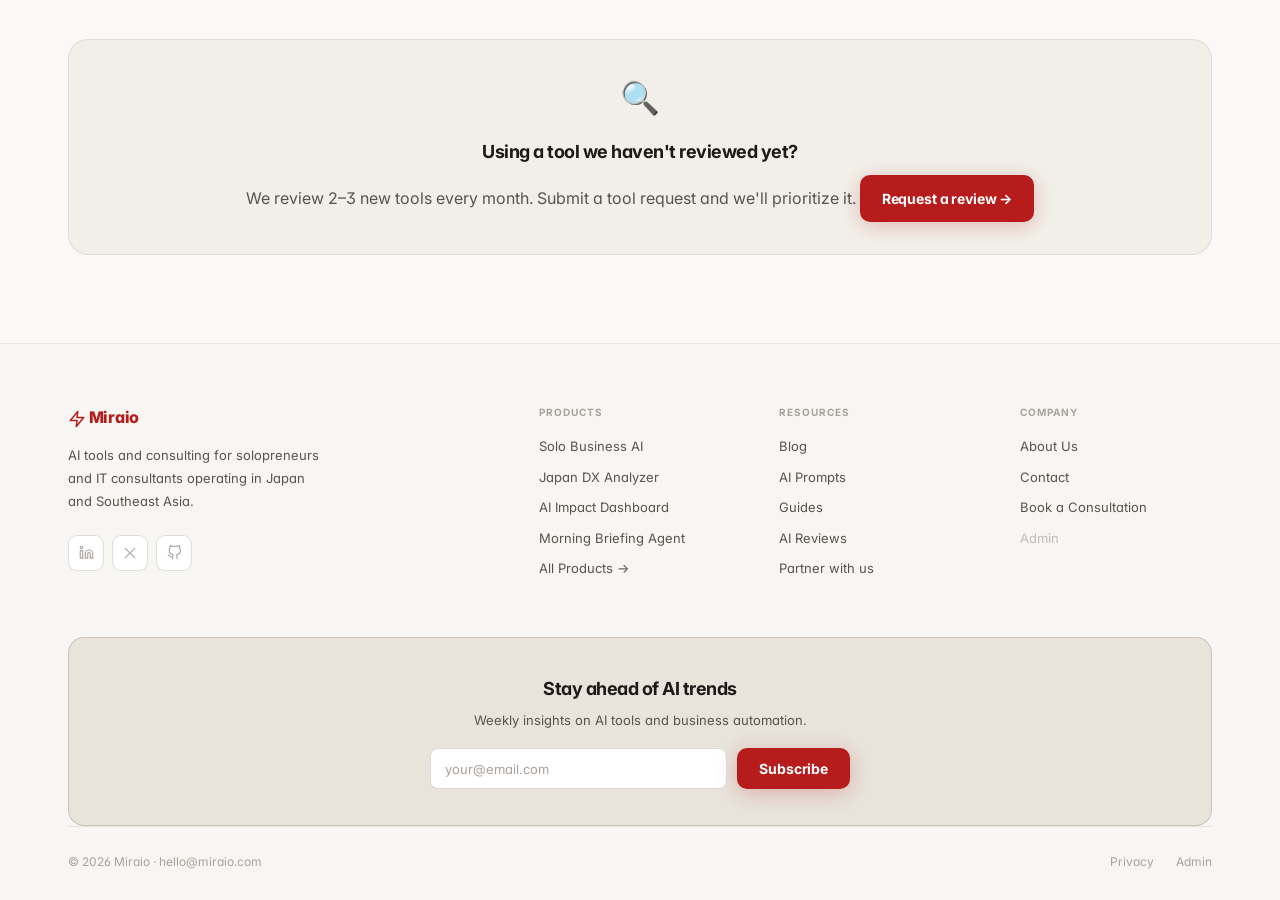
<file: reviews.html>
<!DOCTYPE html>
<html lang="en">
<head>
<meta charset="UTF-8"><meta name="viewport" content="width=device-width,initial-scale=1.0">
<title>AI Tool Reviews — Miraio</title>
<meta name="description" content="Honest, practitioner-tested reviews of AI tools. Ratings for LLMs, automation platforms, dev tools, and business software — with detailed scoring criteria.">
<link rel="dns-prefetch" href="//fonts.googleapis.com">
<link rel="preconnect" href="https://fonts.googleapis.com" crossorigin>
<link rel="preconnect" href="https://fonts.gstatic.com" crossorigin>
<link rel="icon" href="data:image/svg+xml,<svg xmlns='http://www.w3.org/2000/svg' viewBox='0 0 100 100'><text y='.9em' font-size='90'>⭐</text></svg>">
<link rel="stylesheet" href="assets/style.css">
<style>
/* ── SCORE RING ── */
.score-ring-wrap{position:relative;width:80px;height:80px;flex-shrink:0}
.score-ring-wrap svg{transform:rotate(-90deg)}
.score-ring-bg{fill:none;stroke:var(--bg3);stroke-width:6}
.score-ring-fill{fill:none;stroke-width:6;stroke-linecap:round;transition:stroke-dashoffset .6s ease}
.score-ring-text{position:absolute;inset:0;display:flex;flex-direction:column;align-items:center;justify-content:center}
.score-ring-num{font-size:20px;font-weight:800;color:var(--text);line-height:1}
.score-ring-label{font-size:8px;font-weight:700;text-transform:uppercase;letter-spacing:.5px;color:var(--text3);margin-top:2px}

/* ── REVIEW CARD ── */
.rev-card{background:var(--card);border:1.5px solid var(--border);border-radius:20px;overflow:hidden;transition:border-color .2s,box-shadow .2s;margin-bottom:16px}
.rev-card:hover{border-color:var(--border2);box-shadow:var(--s2)}
.rev-card-head{padding:24px 28px;display:flex;gap:20px;cursor:pointer;align-items:flex-start}
.rev-card-icon{width:64px;height:64px;border-radius:16px;background:var(--bg2);display:flex;align-items:center;justify-content:center;font-size:30px;flex-shrink:0;border:1px solid var(--border)}
.rev-card-main{flex:1;min-width:0}
.rev-card-body{padding:0 28px 24px;border-top:1px solid var(--border);display:none}
.rev-card.open .rev-card-body{display:block}
.rev-card-toggle{width:28px;height:28px;border-radius:50%;background:var(--bg2);border:1px solid var(--border);display:flex;align-items:center;justify-content:center;cursor:pointer;flex-shrink:0;margin-top:4px;transition:all .2s;font-size:12px;color:var(--text3)}
.rev-card.open .rev-card-toggle{background:var(--red);border-color:var(--red);color:#fff;transform:rotate(180deg)}

/* ── CRITERIA BAR ── */
.crit-row{display:grid;grid-template-columns:130px 1fr 36px;gap:10px;align-items:center;margin-bottom:10px}
.crit-bar-track{height:6px;border-radius:3px;background:var(--bg3);overflow:hidden}
.crit-bar-fill{height:100%;border-radius:3px;background:var(--red);transition:width .7s cubic-bezier(.16,1,.3,1)}
.crit-label{font-size:12px;color:var(--text2);font-weight:500}
.crit-score{font-size:12px;font-weight:700;color:var(--text);text-align:right}

/* ── PROS / CONS ── */
.pros-cons-grid{display:grid;grid-template-columns:1fr 1fr;gap:14px;margin-top:16px}
.pros-box,.cons-box{border-radius:12px;padding:14px 16px}
.pros-box{background:rgba(22,101,52,0.06);border:1px solid rgba(22,101,52,0.15)}
.cons-box{background:rgba(183,28,28,0.06);border:1px solid rgba(183,28,28,0.15)}
.pros-box h5{color:#166534;font-size:11px;font-weight:700;text-transform:uppercase;letter-spacing:.5px;margin-bottom:10px}
.cons-box h5{color:var(--red);font-size:11px;font-weight:700;text-transform:uppercase;letter-spacing:.5px;margin-bottom:10px}
.pc-item{display:flex;gap:8px;font-size:12px;color:var(--text2);margin-bottom:6px;align-items:flex-start;line-height:1.5}
.pc-item:last-child{margin-bottom:0}

/* ── VERDICT BOX ── */
.verdict-box{background:var(--bg2);border:1px solid var(--border2);border-radius:12px;padding:14px 16px;margin-top:16px;display:flex;gap:10px;align-items:flex-start}

/* ── SCORE EXPLAIN ── */
.score-explain{background:var(--card);border:1.5px solid var(--border);border-radius:16px;padding:24px 28px;margin-bottom:28px}
.score-explain-grid{display:grid;grid-template-columns:repeat(5,1fr);gap:12px;margin-top:16px}
.score-explain-item{text-align:center;padding:12px 8px;background:var(--bg2);border-radius:10px}
.score-explain-weight{font-size:20px;font-weight:800;color:var(--red)}
.score-explain-label{font-size:11px;color:var(--text2);margin-top:4px;line-height:1.3}

/* ── AFFILIATE BADGE ── */
.aff-badge{display:inline-flex;align-items:center;gap:4px;padding:2px 8px;border-radius:6px;background:rgba(245,158,11,0.1);border:1px solid rgba(245,158,11,0.3);font-size:10px;font-weight:700;color:#B45309;letter-spacing:.3px}

/* ── TABS ── */
.rev-tabs{display:flex;gap:6px;flex-wrap:wrap;margin-bottom:24px}
.rev-tab{padding:8px 16px;border-radius:20px;font-size:13px;font-weight:600;cursor:pointer;border:1.5px solid var(--border2);background:transparent;color:var(--text2);transition:all .15s;font-family:inherit}
.rev-tab:hover{border-color:var(--border3);color:var(--text)}
.rev-tab.active{background:var(--red);border-color:var(--red);color:#fff}

/* ── SORT BAR ── */
.rev-sort{display:flex;align-items:center;gap:10px;margin-bottom:20px;font-size:13px;color:var(--text3)}
.rev-sort select{border:1px solid var(--border2);border-radius:8px;padding:6px 10px;font-size:12px;color:var(--text);background:var(--card);font-family:inherit;cursor:pointer}

/* ── TOP SCORE LEGEND ── */
.score-legend{display:flex;gap:16px;font-size:12px;align-items:center}
.legend-item{display:flex;align-items:center;gap:5px}
.legend-dot{width:8px;height:8px;border-radius:50%}

/* ── AFFILIATE DISCLOSURE ── */
.aff-disclosure{background:rgba(245,158,11,0.07);border:1px solid rgba(245,158,11,0.2);border-radius:12px;padding:12px 16px;font-size:12px;color:#92400E;margin-bottom:24px;display:flex;gap:10px;align-items:flex-start}

@media(max-width:680px){
  .pros-cons-grid{grid-template-columns:1fr}
  .score-explain-grid{grid-template-columns:repeat(3,1fr)}
  .rev-card-head{gap:14px}
  .score-ring-wrap{width:60px;height:60px}
  .score-ring-num{font-size:16px}
  .crit-row{grid-template-columns:100px 1fr 32px}
}
</style>
</head>
<body>
<div id="nav-placeholder"></div>

<!-- PAGE HEADER -->
<div style="background:var(--bg2);border-bottom:1px solid var(--border);padding:40px 0">
  <div class="container">
    <div class="breadcrumb">
      <a href="index.html"><span class="en-i">Home</span><span class="ja-i">ホーム</span></a>
      <span>›</span>
      <span><span class="en-i">AI Reviews</span><span class="ja-i">AIレビュー</span></span>
    </div>
    <h1 style="font-size:clamp(24px,4vw,38px);margin-bottom:10px" class="en" id="rev-page-h1-en">AI Tool Reviews</h1>
    <h1 style="font-size:clamp(24px,4vw,38px);margin-bottom:10px" class="ja" id="rev-page-h1-ja">AIツールレビュー</h1>
    <p class="en" id="rev-page-sub-en">Practitioner-tested reviews from 6+ months of daily use. We score every tool on 5 real-world criteria.</p>
    <p class="ja" id="rev-page-sub-ja">6ヶ月以上の実践使用に基づくレビュー。5つの実用基準でスコアリング。</p>
    <div style="display:flex;align-items:center;gap:16px;flex-wrap:wrap;margin-top:14px">
      <div class="score-legend">
        <div class="legend-item"><div class="legend-dot" style="background:#22C55E"></div><span style="font-size:12px;color:var(--text3)">90–100 Excellent</span></div>
        <div class="legend-item"><div class="legend-dot" style="background:#D97706"></div><span style="font-size:12px;color:var(--text3)">80–89 Very Good</span></div>
        <div class="legend-item"><div class="legend-dot" style="background:#6B7280"></div><span style="font-size:12px;color:var(--text3)">&lt;80 Good</span></div>
      </div>
    </div>
  </div>
</div>

<section class="section">
<div class="container">

  <!-- Score Methodology Box -->
  <div class="score-explain" id="scoreExplainBox">
    <div style="display:flex;align-items:center;justify-content:space-between;cursor:pointer" onclick="toggleScoreExplain()">
      <div>
        <div style="font-size:11px;font-weight:700;text-transform:uppercase;letter-spacing:.8px;color:var(--red);margin-bottom:4px" class="en-i">How We Score</div>
        <div style="font-size:11px;font-weight:700;text-transform:uppercase;letter-spacing:.8px;color:var(--red);margin-bottom:4px" class="ja-i">スコアの算出方法</div>
        <h3 class="en" style="font-size:16px;margin-bottom:0">The Miraio Score — 5 weighted criteria</h3>
        <h3 class="ja" style="font-size:16px;margin-bottom:0">Miraioスコア — 5つの重み付き基準</h3>
      </div>
      <button style="background:var(--bg3);border:1px solid var(--border);border-radius:8px;padding:6px 12px;font-size:12px;font-weight:600;cursor:pointer;font-family:inherit;color:var(--text2)" id="scoreToggleBtn">Show ↓</button>
    </div>
    <div id="scoreExplainContent" style="display:none;margin-top:16px">
      <div class="score-explain-grid">
        <div class="score-explain-item">
          <div class="score-explain-weight">30%</div>
          <div class="score-explain-label">Performance &amp; Quality</div>
          <div style="font-size:10px;color:var(--text3);margin-top:4px" class="en-i">Does the core job well</div>
        </div>
        <div class="score-explain-item">
          <div class="score-explain-weight">20%</div>
          <div class="score-explain-label">Ease of Use</div>
          <div style="font-size:10px;color:var(--text3);margin-top:4px" class="en-i">Learning curve, UX</div>
        </div>
        <div class="score-explain-item">
          <div class="score-explain-weight">20%</div>
          <div class="score-explain-label">Value for Money</div>
          <div style="font-size:10px;color:var(--text3);margin-top:4px" class="en-i">ROI, pricing fairness</div>
        </div>
        <div class="score-explain-item">
          <div class="score-explain-weight">15%</div>
          <div class="score-explain-label">Japan/Asia Support</div>
          <div style="font-size:10px;color:var(--text3);margin-top:4px" class="en-i">JP language, localization</div>
        </div>
        <div class="score-explain-item">
          <div class="score-explain-weight">15%</div>
          <div class="score-explain-label">Business Impact</div>
          <div style="font-size:10px;color:var(--text3);margin-top:4px" class="en-i">Measured productivity gain</div>
        </div>
      </div>
      <p style="font-size:12px;color:var(--text3);margin-top:14px" class="en-i">Scores are based on 6+ months of daily use in real solo business and IT consulting contexts. Affiliate relationships never influence scores — we've given poor scores to tools with affiliate programs.</p>
      <p style="font-size:12px;color:var(--text3);margin-top:14px" class="ja-i">スコアは6ヶ月以上の実際のビジネス・ITコンサルティング現場での使用に基づきます。アフィリエイト関係はスコアに影響しません。</p>
    </div>
  </div>

  <!-- Affiliate disclosure -->
  <div class="aff-disclosure" id="rev-disclosure">
    <span style="font-size:16px;flex-shrink:0">⚠️</span>
    <div>
      <strong class="en-i">Affiliate disclosure:</strong><strong class="ja-i">アフィリエイト開示：</strong>
      <span class="en-i"> Some links are affiliate links — we earn a small commission if you purchase, at no extra cost to you. Scores are never influenced by affiliate status.</span>
      <span class="ja-i"> 一部リンクはアフィリエイトリンクです。購入時に手数料が発生しますが、お客様の負担はありません。スコアはアフィリエイトの有無に影響されません。</span>
    </div>
  </div>

  <!-- Category Tabs + Sort -->
  <div style="display:flex;align-items:center;justify-content:space-between;flex-wrap:wrap;gap:12px;margin-bottom:24px">
    <div class="rev-tabs" id="catFilters">
      <button class="rev-tab active" data-cat="all" onclick="filterRevs('all',this)"><span class="en-i">All Tools</span><span class="ja-i">すべて</span></button>
      <button class="rev-tab" data-cat="LLM" onclick="filterRevs('LLM',this)">LLMs</button>
      <button class="rev-tab" data-cat="Automation" onclick="filterRevs('Automation',this)"><span class="en-i">Automation</span><span class="ja-i">自動化</span></button>
      <button class="rev-tab" data-cat="Dev Tools" onclick="filterRevs('Dev Tools',this)"><span class="en-i">Dev Tools</span><span class="ja-i">開発ツール</span></button>
      <button class="rev-tab" data-cat="Research" onclick="filterRevs('Research',this)"><span class="en-i">Research</span><span class="ja-i">リサーチ</span></button>
      <button class="rev-tab" data-cat="Analytics" onclick="filterRevs('Analytics',this)">Analytics</button>
    </div>
    <div class="rev-sort">
      <span class="en-i">Sort:</span><span class="ja-i">並び替え：</span>
      <select id="revSort" onchange="renderReviews()">
        <option value="score">By Score</option>
        <option value="rating">By Rating</option>
        <option value="date">Latest First</option>
      </select>
    </div>
  </div>

  <!-- Reviews List -->
  <div id="reviewsList"></div>

  <!-- CTA -->
  <div style="background:var(--bg2);border:1.5px solid var(--border);border-radius:20px;padding:32px;text-align:center;margin-top:40px">
    <div style="font-size:32px;margin-bottom:12px">🔍</div>
    <h3 class="en" style="font-size:18px;margin-bottom:8px">Using a tool we haven't reviewed yet?</h3>
    <h3 class="ja" style="font-size:18px;margin-bottom:8px">まだレビューしていないツールを使っていますか？</h3>
    <p class="en-i" style="margin-bottom:20px">We review 2–3 new tools every month. Submit a tool request and we'll prioritize it.</p>
    <p class="ja-i" style="margin-bottom:20px">毎月2〜3ツールをレビューします。リクエストを送ってください。</p>
    <a href="contact.html" class="btn btn-primary">
      <span class="en-i">Request a review →</span>
      <span class="ja-i">レビューをリクエスト →</span>
    </a>
  </div>

</div>
</section>

<div id="footer-placeholder"></div>
<script src="assets/app.js" defer></script>
<script src="assets/nav.js" defer></script>
<script>
// ── Apply Reviews Page content from admin ────────────────────
function applyReviewsPage() {
  var pg; try { pg = JSON.parse(localStorage.getItem('miraio_reviews_page') || 'null') || {}; } catch(e) { pg = {}; }
  var si = function(id, val) { var el = document.getElementById(id); if (el && val) el.innerHTML = val; };
  si('rev-page-h1-en', pg.title_en); si('rev-page-h1-ja', pg.title_ja);
  si('rev-page-sub-en', pg.sub_en); si('rev-page-sub-ja', pg.sub_ja);
  if (pg.disclosure) { var d = document.getElementById('rev-disclosure'); if (d) d.innerHTML = pg.disclosure; }
}
applyReviewsPage();

// ── Score explain toggle ─────────────────────────────────────
function toggleScoreExplain() {
  var c = document.getElementById('scoreExplainContent');
  var b = document.getElementById('scoreToggleBtn');
  if (c.style.display === 'none') { c.style.display = 'block'; b.textContent = 'Hide ↑'; }
  else { c.style.display = 'none'; b.textContent = 'Show ↓'; }
}

// ── Score ring SVG ───────────────────────────────────────────
function scoreRing(score) {
  var r = 31; var circ = 2 * Math.PI * r;
  var offset = circ - (score / 100) * circ;
  var color = score >= 90 ? '#22C55E' : score >= 80 ? '#D97706' : '#6B7280';
  return '<div class="score-ring-wrap">' +
    '<svg viewBox="0 0 70 70" width="80" height="80">' +
      '<circle class="score-ring-bg" cx="35" cy="35" r="' + r + '"/>' +
      '<circle class="score-ring-fill" cx="35" cy="35" r="' + r + '" stroke="' + color + '"' +
        ' stroke-dasharray="' + circ + '" stroke-dashoffset="' + offset + '"/>' +
    '</svg>' +
    '<div class="score-ring-text"><div class="score-ring-num" style="color:' + color + '">' + score + '</div><div class="score-ring-label">/ 100</div></div>' +
  '</div>';
}

// ── Star display ─────────────────────────────────────────────
function starDisplay(rating) {
  var full = Math.floor(rating);
  var half = (rating % 1 >= 0.5);
  var empty = 5 - full - (half ? 1 : 0);
  return '<span style="color:#D97706">' + '★'.repeat(full) + (half ? '½' : '') + '</span>' +
         '<span style="color:var(--border3)">' + '☆'.repeat(empty) + '</span>' +
         '<span style="font-size:12px;color:var(--text3);margin-left:4px">' + rating.toFixed(1) + '</span>';
}

// ── Render criteria bars ─────────────────────────────────────
function renderCriteria(criteria) {
  if (!criteria || !criteria.length) return '';
  return '<div style="margin-top:20px">' +
    '<div style="font-size:11px;font-weight:700;text-transform:uppercase;letter-spacing:.8px;color:var(--text3);margin-bottom:12px" class="en-i">Score Breakdown</div>' +
    '<div style="font-size:11px;font-weight:700;text-transform:uppercase;letter-spacing:.8px;color:var(--text3);margin-bottom:12px" class="ja-i">スコア内訳</div>' +
    criteria.map(function(c) {
      var color = c.score >= 90 ? '#22C55E' : c.score >= 80 ? '#D97706' : '#6B7280';
      var qHtml = '';
      if (c.questions && c.questions.length) {
        qHtml = '<div style="margin-top:6px;padding-left:4px;display:flex;flex-direction:column;gap:3px">' +
          c.questions.map(function(q) {
            var stars = '';
            for (var i=1;i<=5;i++) stars += '<span style="font-size:10px;color:' + (i<=q.score?'#D97706':'var(--border3)') + '">★</span>';
            return '<div style="display:flex;align-items:center;justify-content:space-between;gap:8px">' +
              '<span style="font-size:11px;color:var(--text3);line-height:1.4;flex:1">' + q.q + '</span>' +
              '<span style="flex-shrink:0">' + stars + '</span>' +
            '</div>';
          }).join('') +
        '</div>';
      }
      return '<div class="crit-row" style="display:block;margin-bottom:14px">' +
        '<div style="display:grid;grid-template-columns:130px 1fr 36px;gap:10px;align-items:center;margin-bottom:4px">' +
          '<div class="crit-label">' + c.label + '</div>' +
          '<div class="crit-bar-track"><div class="crit-bar-fill" style="width:' + c.score + '%;background:' + color + '"></div></div>' +
          '<div class="crit-score" style="color:' + color + '">' + c.score + '</div>' +
        '</div>' +
        qHtml +
      '</div>';
    }).join('') +
  '</div>';
}

// ── Main render ──────────────────────────────────────────────
var allRevs = [], currentCat = 'all';

function renderReviews() {
  var el = document.getElementById('reviewsList');
  var revs = allRevs.slice();
  if (currentCat !== 'all') revs = revs.filter(function(r) { return r.category === currentCat; });
  var sort = document.getElementById('revSort') ? document.getElementById('revSort').value : 'score';
  if (sort === 'score') revs.sort(function(a,b) { return (b.score||0)-(a.score||0); });
  else if (sort === 'rating') revs.sort(function(a,b) { return (b.rating||0)-(a.rating||0); });
  else if (sort === 'date') revs.sort(function(a,b) { return (b.date||'').localeCompare(a.date||''); });

  el.innerHTML = revs.map(function(r) {
    return '<div class="rev-card" id="revcard-' + r.id + '">' +
      // CARD HEAD (always visible, clickable)
      '<div class="rev-card-head" onclick="toggleRevCard(' + r.id + ')">' +
        '<div class="rev-card-icon">' + (r.emoji||'⚙️') + '</div>' +
        '<div class="rev-card-main">' +
          '<div style="display:flex;gap:8px;align-items:center;flex-wrap:wrap;margin-bottom:8px">' +
            '<span class="badge badge-metal">' + r.category + '</span>' +
            (r.affiliate ? '<span class="aff-badge">AFFILIATE</span>' : '') +
            '<span style="font-size:11px;color:var(--text3)">' + (r.date||'') + '</span>' +
          '</div>' +
          '<h3 style="font-size:18px;font-weight:800;margin-bottom:2px">' + r.tool + '</h3>' +
          '<p style="font-size:12px;color:var(--text3);margin-bottom:8px">' + r.company + '</p>' +
          '<div style="font-size:14px;margin-bottom:8px">' + starDisplay(r.rating) + '</div>' +
          '<p style="font-size:13px;color:var(--text2);line-height:1.6;margin:0"><strong style="color:var(--text)">' + r.headline + '</strong> — ' + r.excerpt + '</p>' +
        '</div>' +
        scoreRing(r.score) +
        '<div class="rev-card-toggle" id="revtoggle-' + r.id + '">▼</div>' +
      '</div>' +

      // CARD BODY (expandable)
      '<div class="rev-card-body">' +
        '<div style="padding-top:20px">' +
          // Criteria breakdown
          renderCriteria(r.criteria || []) +

          // Full review text
          (r.long_review ? '<div style="margin-top:20px">' +
            '<div style="font-size:11px;font-weight:700;text-transform:uppercase;letter-spacing:.8px;color:var(--text3);margin-bottom:10px" class="en-i">Full Review</div>' +
            '<div style="font-size:11px;font-weight:700;text-transform:uppercase;letter-spacing:.8px;color:var(--text3);margin-bottom:10px" class="ja-i">詳細レビュー</div>' +
            '<p style="font-size:13px;line-height:1.75;color:var(--text2)">' + r.long_review + '</p>' +
          '</div>' : '') +

          // Pros / Cons
          '<div class="pros-cons-grid">' +
            '<div class="pros-box">' +
              '<h5>✓ Pros</h5>' +
              (r.pros||[]).map(function(p){ return '<div class="pc-item"><span style="color:#166534;font-weight:700;flex-shrink:0">+</span><span>' + p + '</span></div>'; }).join('') +
            '</div>' +
            '<div class="cons-box">' +
              '<h5>✗ Cons</h5>' +
              (r.cons||[]).map(function(c){ return '<div class="pc-item"><span style="color:var(--red);font-weight:700;flex-shrink:0">−</span><span>' + c + '</span></div>'; }).join('') +
            '</div>' +
          '</div>' +

          // Verdict
          (r.verdict ? '<div class="verdict-box">' +
            '<span style="font-size:20px">⚡</span>' +
            '<div><div style="font-size:11px;font-weight:700;text-transform:uppercase;letter-spacing:.5px;color:var(--red);margin-bottom:4px" class="en-i">Miraio Verdict</div>' +
            '<div style="font-size:11px;font-weight:700;text-transform:uppercase;letter-spacing:.5px;color:var(--red);margin-bottom:4px" class="ja-i">Miraio 総評</div>' +
            '<p style="font-size:13px;color:var(--text2);margin:0;font-style:italic">' + r.verdict + '</p></div>' +
          '</div>' : '') +

          // CTA
          '<div style="margin-top:20px;display:flex;gap:10px;flex-wrap:wrap">' +
            (r.affiliate && r.affiliateUrl ? '<a href="' + r.affiliateUrl + '" target="_blank" class="btn btn-primary btn-sm"><span class="en-i">Try ' + r.tool + ' →</span><span class="ja-i">' + r.tool + 'を試す →</span></a>' : '') +
            '<button onclick="toggleRevCard(' + r.id + ')" class="btn btn-ghost btn-sm"><span class="en-i">Collapse ↑</span><span class="ja-i">閉じる ↑</span></button>' +
          '</div>' +
        '</div>' +
      '</div>' +
    '</div>';
  }).join('') || '<div style="text-align:center;padding:60px 20px;color:var(--text3)"><div style="font-size:40px;margin-bottom:12px">🔍</div><p>No reviews in this category yet. Check back soon!</p></div>';
}

function toggleRevCard(id) {
  var card = document.getElementById('revcard-' + id);
  if (!card) return;
  var isCurrentlyOpen = card.classList.contains('open');
  // Close all cards first
  document.querySelectorAll('.rev-card').forEach(function(c) { c.classList.remove('open'); });
  // If it wasn't open before, open it now
  if (!isCurrentlyOpen) card.classList.add('open');
}

function filterRevs(cat, btn) {
  currentCat = cat;
  document.querySelectorAll('#catFilters button').forEach(function(b) { b.classList.remove('active'); });
  btn.classList.add('active');
  renderReviews();
}

document.addEventListener('DOMContentLoaded', function() {
  allRevs = Store.getReviews();
  renderReviews();
});
</script>
</body>
</html>
</file>
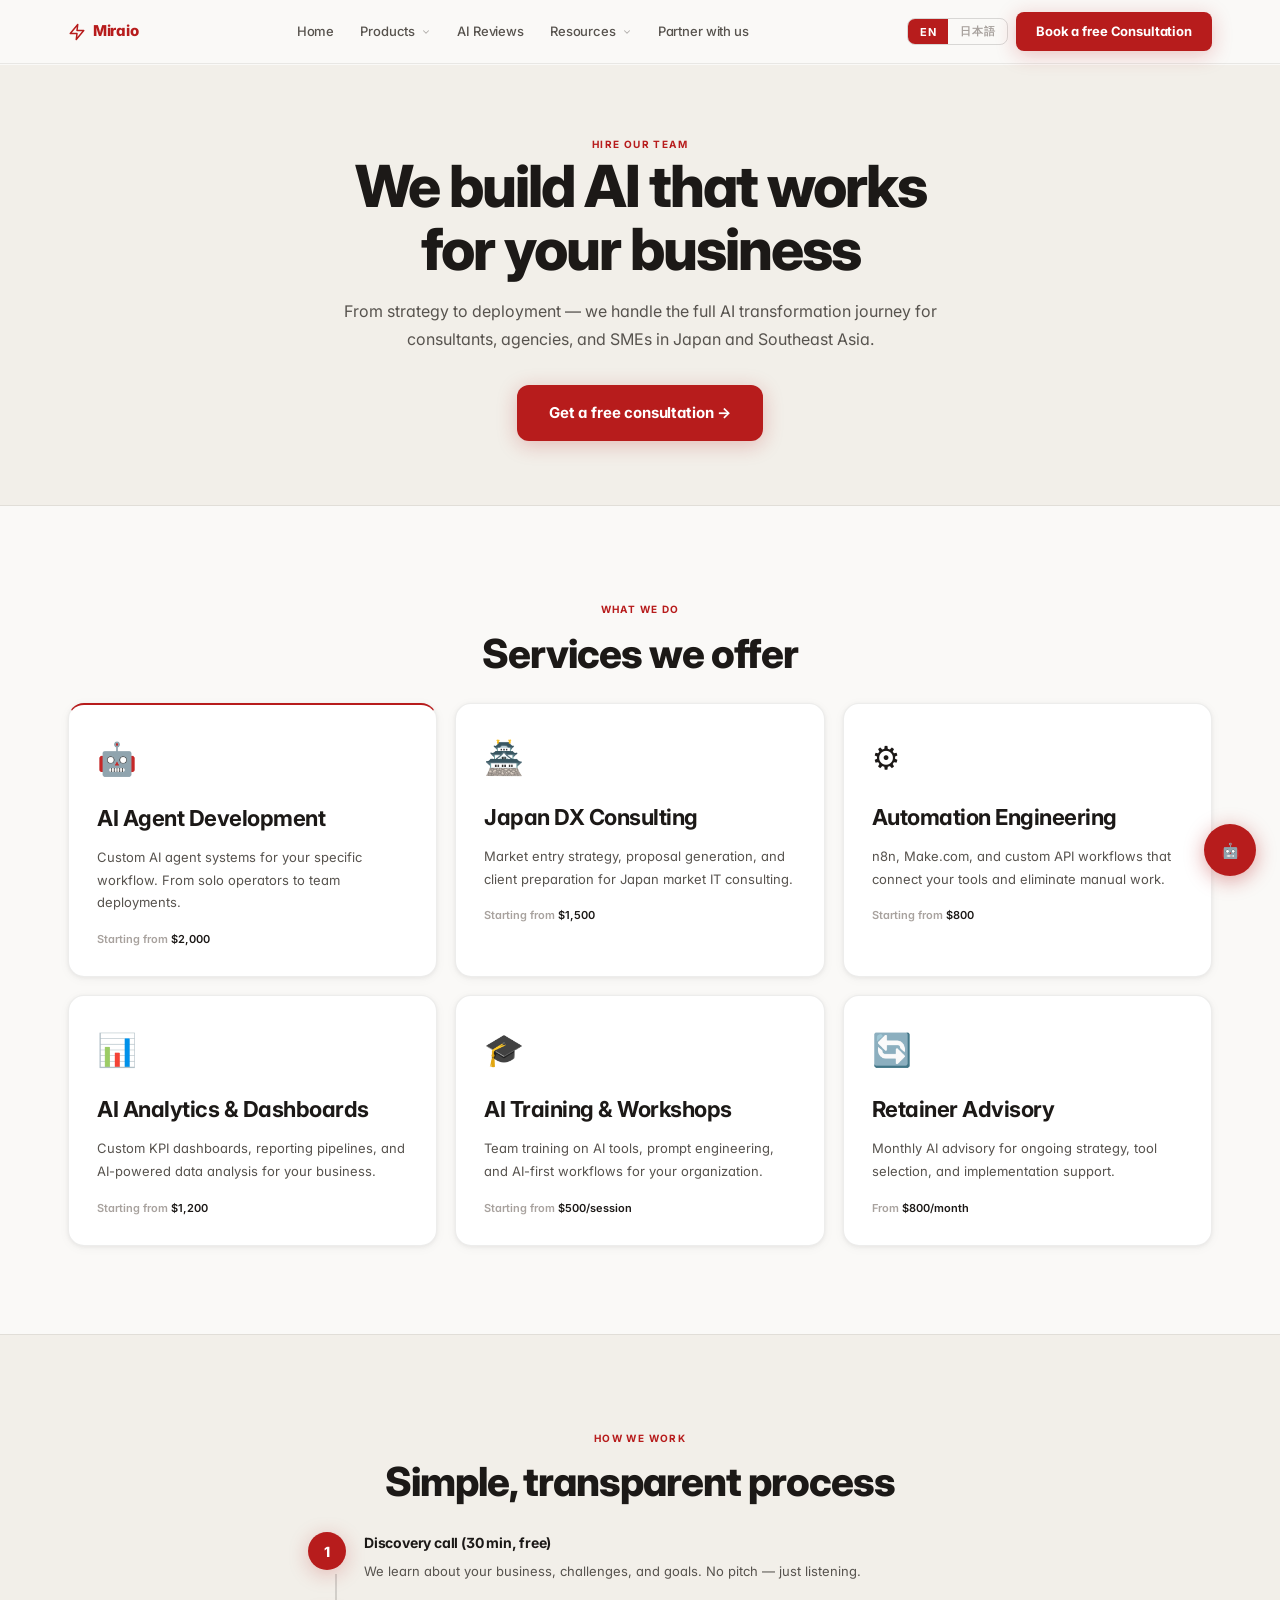
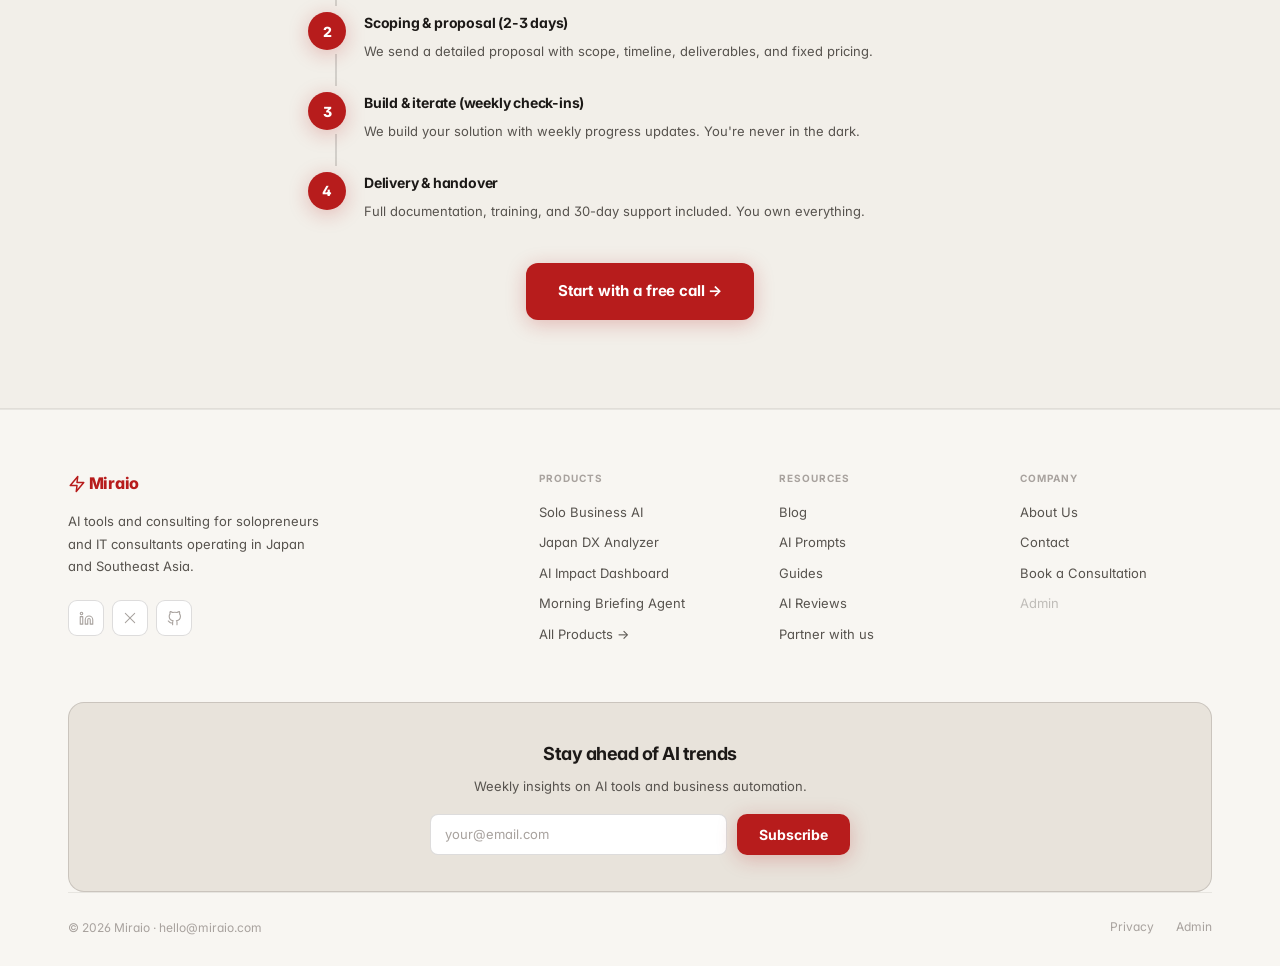
<file: services.html>
<!DOCTYPE html>
<html lang="en">
<head>
<meta charset="UTF-8">
<title>Services — AI Consulting & Development | Miraio</title><meta name="theme-color" content="#0f0d0b">
<meta name="robots" content="index, follow">
<meta property="og:site_name" content="Miraio">
<meta property="og:locale" content="en_US">
<meta property="og:locale:alternate" content="ja_JP">
<meta name="viewport" content="width=device-width,initial-scale=1.0">

<meta name="description" content="Hire Miraio for AI implementation, DX consulting, and custom AI product development. Japan market specialists.">
<link rel="dns-prefetch" href="//fonts.googleapis.com">
<link rel="preconnect" href="https://fonts.googleapis.com" crossorigin>
<link rel="preconnect" href="https://fonts.gstatic.com" crossorigin>
<link rel="stylesheet" href="https://fonts.googleapis.com/css2?family=Inter:ital,opsz,wght@0,14..32,100..900;1,14..32,100..900&display=swap">
<link rel="stylesheet" href="assets/style.css">
<meta property="og:title" content="Services — AI Consulting & Development | Miraio">
<meta property="og:description" content="Miraio AI services — custom AI agent systems, DX consulting for Japan market, automation engineering, and white-label AI products.">
<meta property="og:type" content="website">
</head>
<body>
<div id="nav-placeholder"></div>

<div style="background:var(--bg2);border-bottom:1px solid var(--border);padding:64px 0">
  <div class="container" style="max-width:860px;text-align:center">
    <span class="section-eyebrow en-i">Hire Our Team</span>
    <span class="section-eyebrow ja-i">チームを採用する</span>
    <h1 class="en" style="margin-bottom:16px">We build AI that works<br>for your business</h1>
    <h1 class="ja" style="margin-bottom:16px">あなたのビジネスのための<br>AIを構築します</h1>
    <p class="en" style="font-size:16px;max-width:600px;margin:0 auto 32px">From strategy to deployment — we handle the full AI transformation journey for consultants, agencies, and SMEs in Japan and Southeast Asia.</p>
    <p class="ja" style="font-size:16px;max-width:600px;margin:0 auto 32px">戦略から展開まで — 日本・東南アジアのコンサルタント、エージェンシー、SMEのAI変革を全面サポートします。</p>
    <a href="contact.html" class="btn btn-primary btn-lg"><span class="en-i">Get a free consultation →</span><span class="ja-i">無料相談を予約 →</span></a>
  </div>
</div>

<!-- SERVICES -->
<section class="section">
  <div class="container">
    <div class="text-center">
      <span class="section-eyebrow en-i">What we do</span>
      <span class="section-eyebrow ja-i">サービス内容</span>
      <h2 class="section-title en">Services we offer</h2>
      <h2 class="section-title ja">提供サービス</h2>
    </div>
    <div class="grid grid-3">
      <div class="card card-red-top" style="padding:28px">
        <div style="font-size:32px;margin-bottom:14px">🤖</div>
        <h3 class="en" style="margin-bottom:10px">AI Agent Development</h3>
        <h3 class="ja" style="margin-bottom:10px">AIエージェント開発</h3>
        <p class="en" style="font-size:13px;margin-bottom:16px">Custom AI agent systems for your specific workflow. From solo operators to team deployments.</p>
        <p class="ja" style="font-size:13px;margin-bottom:16px">特定のワークフロー向けカスタムAIエージェントシステム。個人から企業まで対応。</p>
        <div style="font-size:11px;color:var(--text3);font-weight:600">Starting from <span style="color:var(--text)">$2,000</span></div>
      </div>
      <div class="card" style="padding:28px">
        <div style="font-size:32px;margin-bottom:14px">🏯</div>
        <h3 class="en" style="margin-bottom:10px">Japan DX Consulting</h3>
        <h3 class="ja" style="margin-bottom:10px">日本DXコンサルティング</h3>
        <p class="en" style="font-size:13px;margin-bottom:16px">Market entry strategy, proposal generation, and client preparation for Japan market IT consulting.</p>
        <p class="ja" style="font-size:13px;margin-bottom:16px">日本市場ITコンサルティングの市場参入戦略、提案書作成、クライアント準備。</p>
        <div style="font-size:11px;color:var(--text3);font-weight:600">Starting from <span style="color:var(--text)">$1,500</span></div>
      </div>
      <div class="card" style="padding:28px">
        <div style="font-size:32px;margin-bottom:14px">⚙️</div>
        <h3 class="en" style="margin-bottom:10px">Automation Engineering</h3>
        <h3 class="ja" style="margin-bottom:10px">自動化エンジニアリング</h3>
        <p class="en" style="font-size:13px;margin-bottom:16px">n8n, Make.com, and custom API workflows that connect your tools and eliminate manual work.</p>
        <p class="ja" style="font-size:13px;margin-bottom:16px">n8n、Make.com、カスタムAPIワークフローでツールを連携し、手作業を排除。</p>
        <div style="font-size:11px;color:var(--text3);font-weight:600">Starting from <span style="color:var(--text)">$800</span></div>
      </div>
      <div class="card" style="padding:28px">
        <div style="font-size:32px;margin-bottom:14px">📊</div>
        <h3 class="en" style="margin-bottom:10px">AI Analytics & Dashboards</h3>
        <h3 class="ja" style="margin-bottom:10px">AI分析&ダッシュボード</h3>
        <p class="en" style="font-size:13px;margin-bottom:16px">Custom KPI dashboards, reporting pipelines, and AI-powered data analysis for your business.</p>
        <p class="ja" style="font-size:13px;margin-bottom:16px">カスタムKPIダッシュボード、レポートパイプライン、AI活用データ分析。</p>
        <div style="font-size:11px;color:var(--text3);font-weight:600">Starting from <span style="color:var(--text)">$1,200</span></div>
      </div>
      <div class="card" style="padding:28px">
        <div style="font-size:32px;margin-bottom:14px">🎓</div>
        <h3 class="en" style="margin-bottom:10px">AI Training & Workshops</h3>
        <h3 class="ja" style="margin-bottom:10px">AIトレーニング&ワークショップ</h3>
        <p class="en" style="font-size:13px;margin-bottom:16px">Team training on AI tools, prompt engineering, and AI-first workflows for your organization.</p>
        <p class="ja" style="font-size:13px;margin-bottom:16px">AIツール、プロンプトエンジニアリング、AI活用ワークフローのチームトレーニング。</p>
        <div style="font-size:11px;color:var(--text3);font-weight:600">Starting from <span style="color:var(--text)">$500/session</span></div>
      </div>
      <div class="card" style="padding:28px">
        <div style="font-size:32px;margin-bottom:14px">🔄</div>
        <h3 class="en" style="margin-bottom:10px">Retainer Advisory</h3>
        <h3 class="ja" style="margin-bottom:10px">リテーナーアドバイザリー</h3>
        <p class="en" style="font-size:13px;margin-bottom:16px">Monthly AI advisory for ongoing strategy, tool selection, and implementation support.</p>
        <p class="ja" style="font-size:13px;margin-bottom:16px">継続的な戦略、ツール選定、実装サポートの月次AIアドバイザリー。</p>
        <div style="font-size:11px;color:var(--text3);font-weight:600">From <span style="color:var(--text)">$800/month</span></div>
      </div>
    </div>
  </div>
</section>

<!-- PROCESS -->
<div class="section-alt">
<div class="section">
  <div class="container" style="max-width:720px">
    <div class="text-center">
      <span class="section-eyebrow en-i">How we work</span>
      <span class="section-eyebrow ja-i">仕事の進め方</span>
      <h2 class="section-title en">Simple, transparent process</h2>
      <h2 class="section-title ja">シンプルで透明なプロセス</h2>
    </div>
    <div style="display:flex;flex-direction:column;gap:0">
      <div class="process-step">
        <div style="display:flex;flex-direction:column;align-items:center">
          <div class="process-num">1</div>
          <div class="process-connector"></div>
        </div>
        <div style="padding-bottom:28px"><h4 class="en">Discovery call (30 min, free)</h4><h4 class="ja">ディスカバリーコール（30分、無料）</h4><p class="en" style="font-size:13px;margin-top:6px">We learn about your business, challenges, and goals. No pitch — just listening.</p><p class="ja" style="font-size:13px;margin-top:6px">ビジネス、課題、目標についてお聞きします。売り込みなし — ただ聞くだけ。</p></div>
      </div>
      <div class="process-step">
        <div style="display:flex;flex-direction:column;align-items:center">
          <div class="process-num">2</div>
          <div class="process-connector"></div>
        </div>
        <div style="padding-bottom:28px"><h4 class="en">Scoping & proposal (2-3 days)</h4><h4 class="ja">スコープ定義&提案（2〜3日）</h4><p class="en" style="font-size:13px;margin-top:6px">We send a detailed proposal with scope, timeline, deliverables, and fixed pricing.</p><p class="ja" style="font-size:13px;margin-top:6px">スコープ、タイムライン、成果物、固定価格の詳細な提案書を送付します。</p></div>
      </div>
      <div class="process-step">
        <div style="display:flex;flex-direction:column;align-items:center">
          <div class="process-num">3</div>
          <div class="process-connector"></div>
        </div>
        <div style="padding-bottom:28px"><h4 class="en">Build & iterate (weekly check-ins)</h4><h4 class="ja">構築&イテレーション（毎週チェックイン）</h4><p class="en" style="font-size:13px;margin-top:6px">We build your solution with weekly progress updates. You're never in the dark.</p><p class="ja" style="font-size:13px;margin-top:6px">週次進捗更新でソリューションを構築。進捗が常に明確です。</p></div>
      </div>
      <div class="process-step">
        <div style="display:flex;flex-direction:column;align-items:center">
          <div class="process-num">4</div>
        </div>
        <div><h4 class="en">Delivery & handover</h4><h4 class="ja">納品&引き渡し</h4><p class="en" style="font-size:13px;margin-top:6px">Full documentation, training, and 30-day support included. You own everything.</p><p class="ja" style="font-size:13px;margin-top:6px">完全なドキュメント、トレーニング、30日サポート付き。すべてお客様のものです。</p></div>
      </div>
    </div>
    <div style="text-align:center;margin-top:40px">
      <a href="contact.html" class="btn btn-primary btn-lg"><span class="en-i">Start with a free call →</span><span class="ja-i">無料コールを予約 →</span></a>
    </div>
  </div>
</div>
</div>

<div id="footer-placeholder"></div>
<script src="assets/app.js" defer></script>
<script src="assets/nav.js" defer></script>
</body>
</html>
</file>
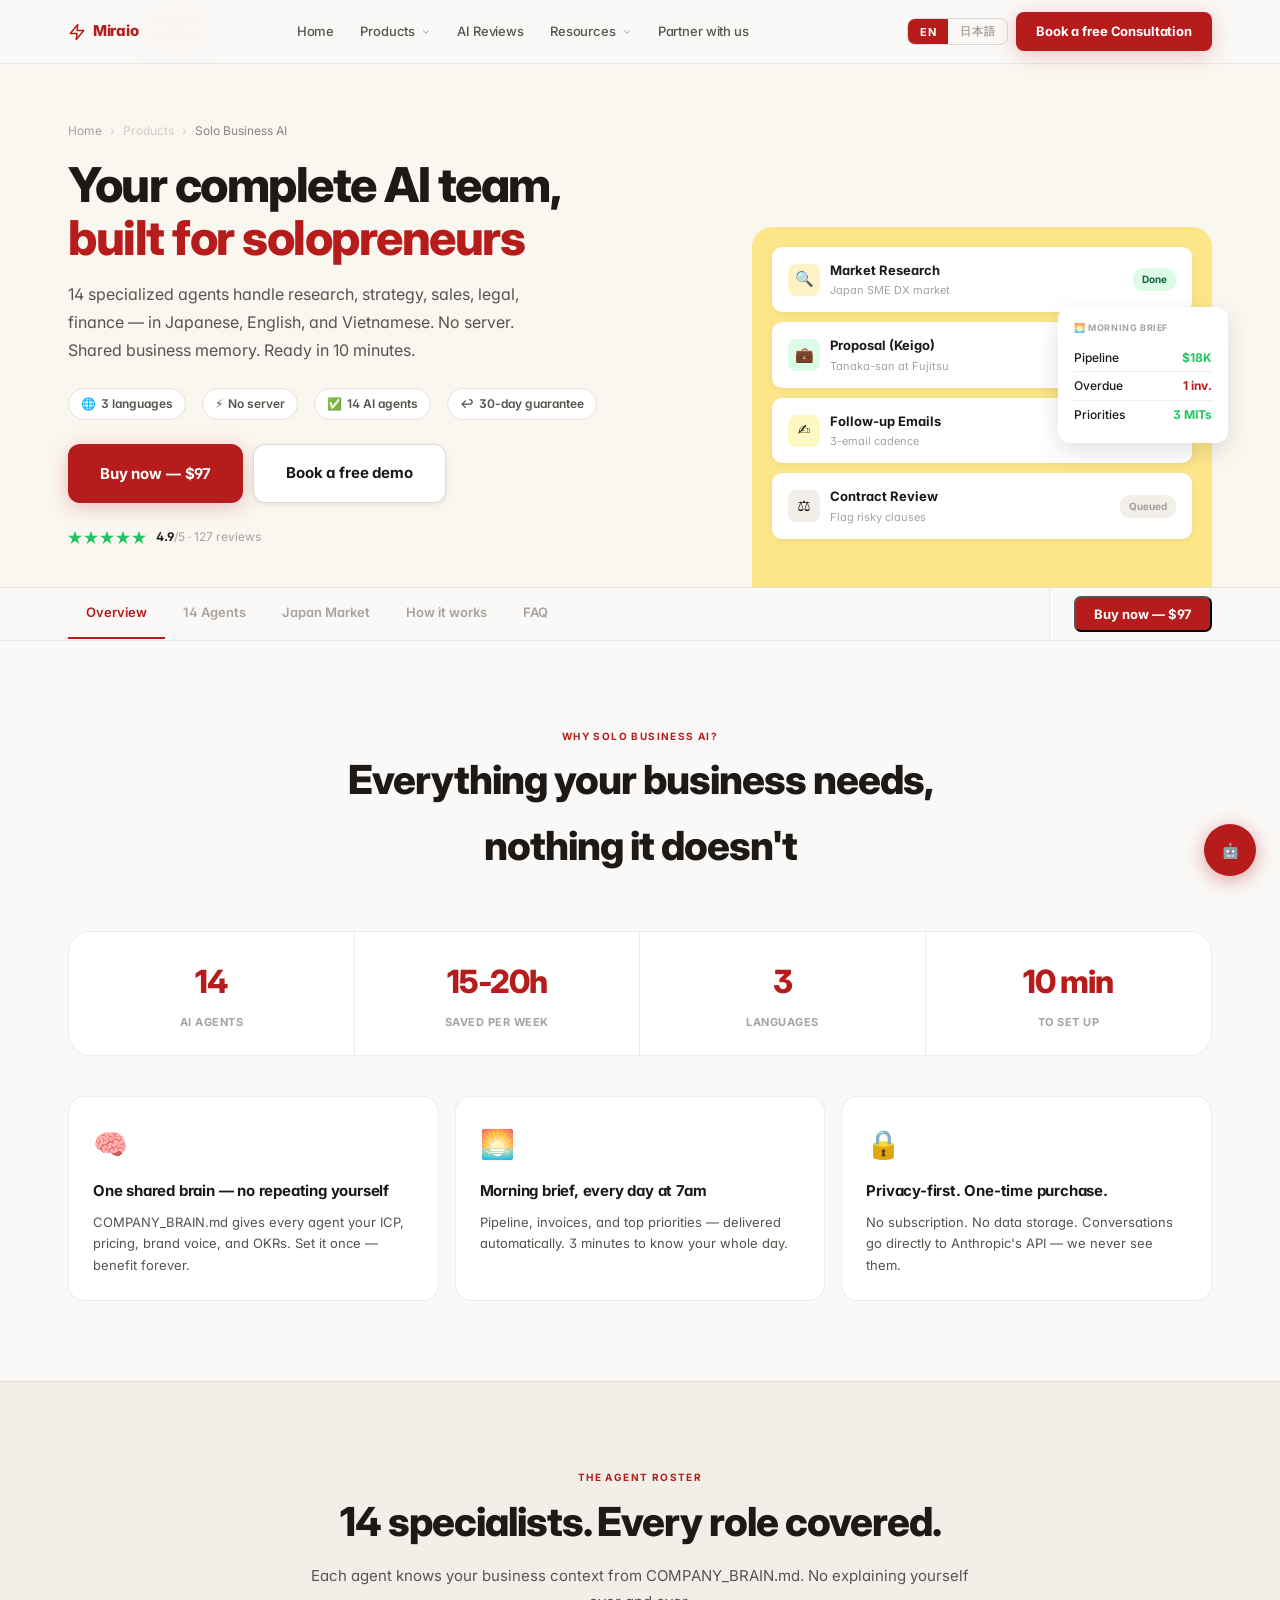
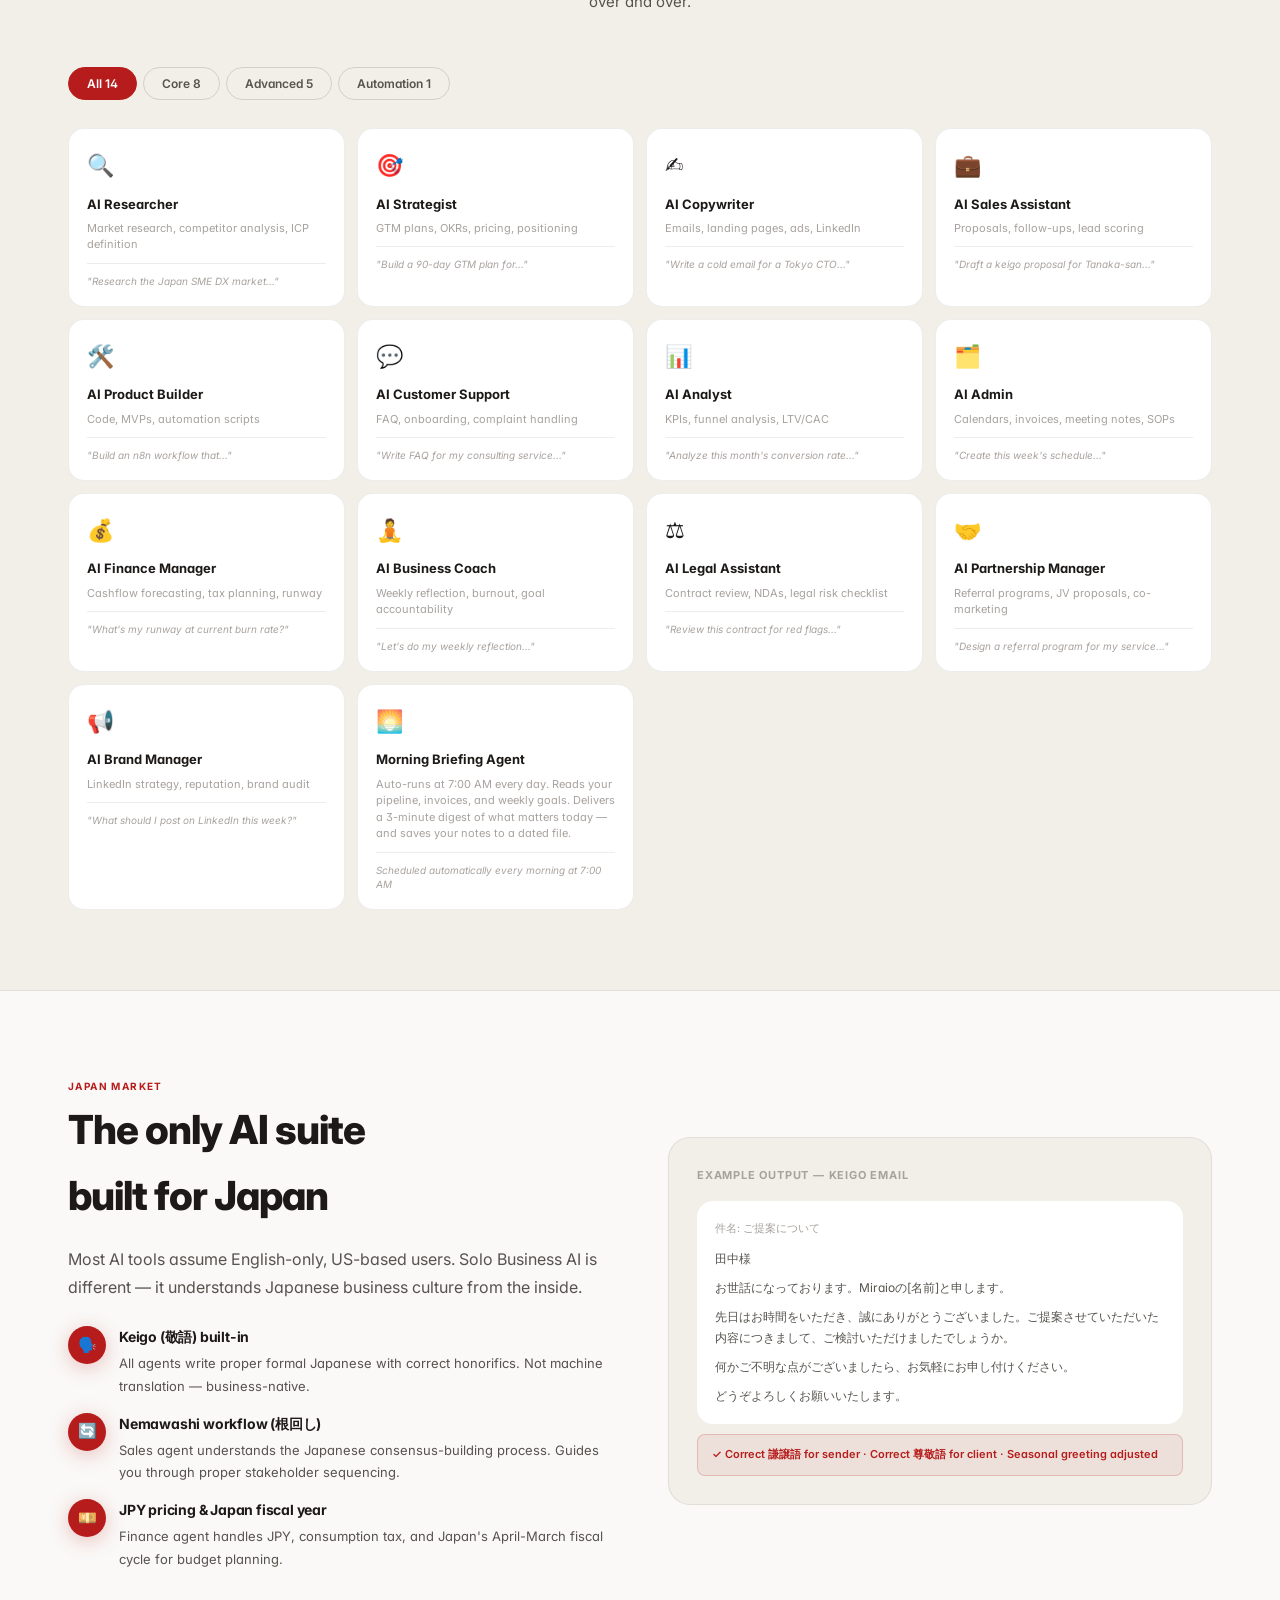
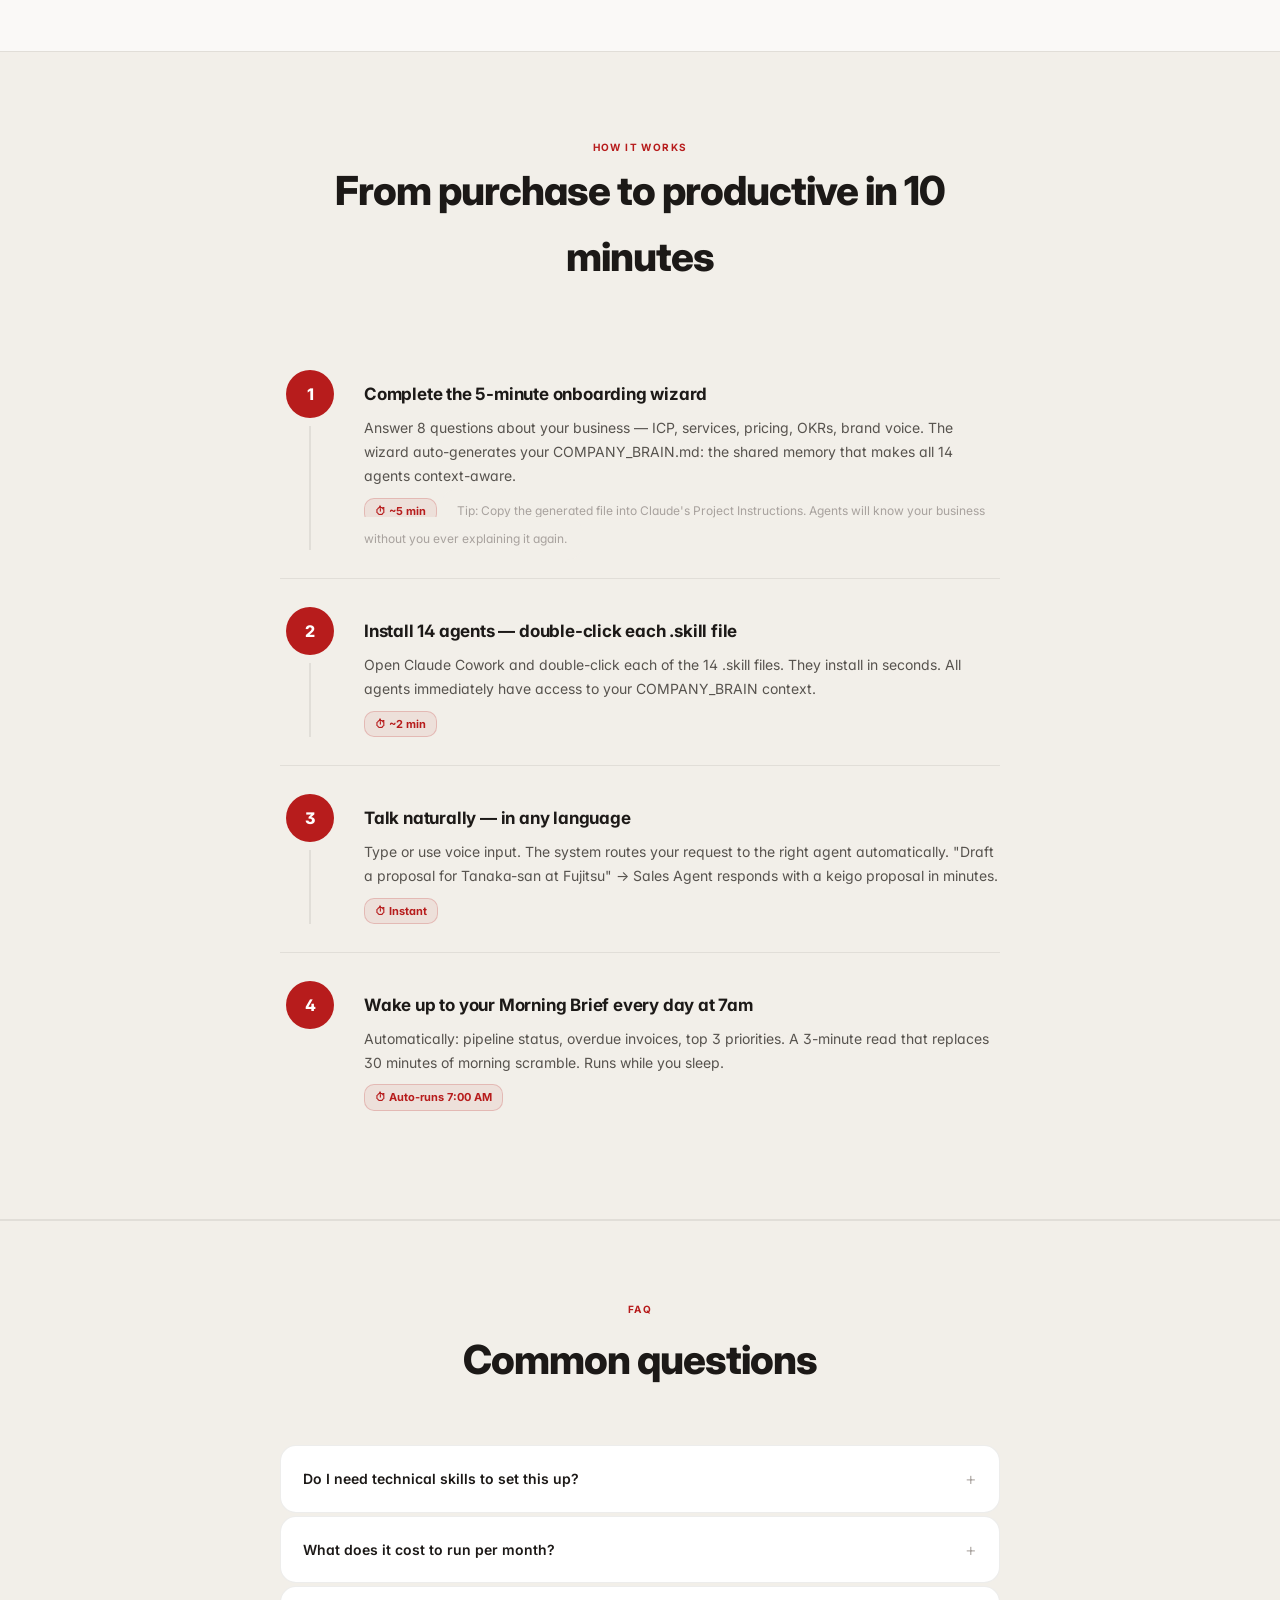
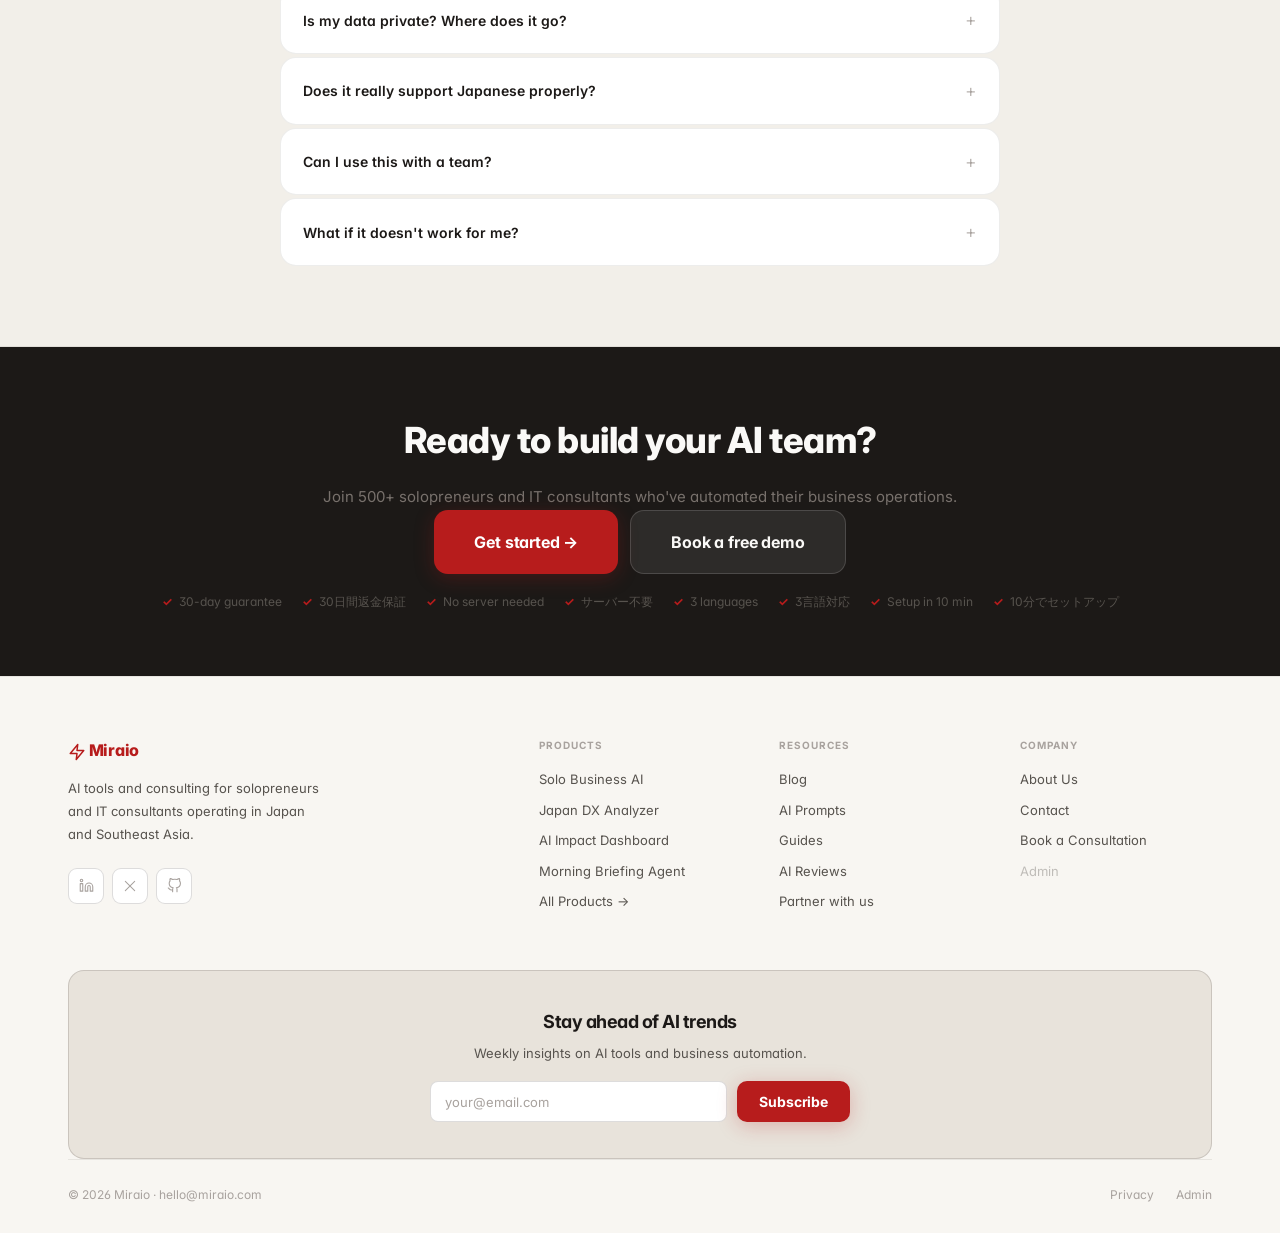
<file: solo-business-ai.html>
<!DOCTYPE html>
<html lang="en">
<head>
<meta charset="UTF-8"><meta name="viewport" content="width=device-width,initial-scale=1.0">
<title>Solo Business AI — Miraio</title>
<meta name="description" content="14 specialized AI agents for solopreneurs. Research, strategy, sales, legal, finance — in Japanese, English, and Vietnamese. No server. Ready in 10 minutes.">
<link rel="canonical" href="https://miraio.com/solo-business-ai">
<link rel="dns-prefetch" href="//fonts.googleapis.com">
<link rel="preconnect" href="https://fonts.googleapis.com" crossorigin>
<link rel="preconnect" href="https://fonts.gstatic.com" crossorigin>
<link rel="stylesheet" href="https://fonts.googleapis.com/css2?family=Inter:ital,opsz,wght@0,14..32,100..900;1,14..32,100..900&display=swap">
<link rel="icon" href="data:image/svg+xml,<svg xmlns='http://www.w3.org/2000/svg' viewBox='0 0 100 100'><text y='.9em' font-size='90'>🤖</text></svg>">
<link rel="stylesheet" href="assets/style.css">
<style>
/* ── PRODUCT HERO ─────────────────────────────────────────── */
.product-hero{background:#FAF7F0;border-bottom:1px solid #E8E2D8;padding:56px 0 0;overflow:hidden}
.product-hero-inner{max-width:1200px;margin:0 auto;padding:0 28px;display:grid;grid-template-columns:1fr 460px;gap:56px;align-items:flex-end}
.hero-breadcrumb{font-size:12px;color:#A8A29E;margin-bottom:18px;display:flex;align-items:center;gap:8px}
.hero-breadcrumb a{color:#A8A29E;text-decoration:none}.hero-breadcrumb a:hover{color:#1C1917}
.hero-breadcrumb span{opacity:.5}
.product-badge{display:inline-flex;align-items:center;gap:7px;background:#fff;border:1px solid #E8E2D8;padding:5px 13px;border-radius:20px;font-size:12px;font-weight:600;color:#1C1917;margin-bottom:18px}
.product-badge .bestseller{background:#B71C1C;color:#fff;padding:2px 8px;border-radius:10px;font-size:10px;font-weight:700}
.product-hero h1{font-size:clamp(30px,4vw,48px);font-weight:800;line-height:1.1;letter-spacing:-1.5px;color:#1C1917;margin-bottom:16px}
.product-hero h1 em{font-style:normal;color:#B71C1C}
.product-hero-desc{font-size:16px;color:#57534E;line-height:1.75;max-width:480px;margin-bottom:24px}
.hero-price-row{display:flex;align-items:center;gap:16px;margin-bottom:24px;flex-wrap:wrap}
.hero-price{font-size:32px;font-weight:800;color:#1C1917;letter-spacing:-1px}
.hero-price span{font-size:15px;font-weight:500;color:#A8A29E}
.hero-tag{display:inline-flex;align-items:center;gap:5px;padding:5px 12px;border-radius:20px;font-size:12px;font-weight:600;background:#fff;border:1px solid #E8E2D8;color:#57534E}
.hero-cta-row{display:flex;gap:10px;margin-bottom:24px;flex-wrap:wrap}
.hero-trust{display:flex;align-items:center;gap:10px;padding-bottom:40px}
.trust-stars{display:flex;gap:2px}
.trust-star{width:14px;height:14px;fill:#22C55E}
.trust-label{font-size:12px;color:#A8A29E}
/* Product mockup */
.hero-mockup{background:#FDE68A;border-radius:20px 20px 0 0;padding:20px 20px 0;position:relative;min-height:360px;display:flex;flex-direction:column;gap:10px}
.mockup-chip{background:#fff;border-radius:10px;padding:13px 16px;display:flex;align-items:center;justify-content:space-between;box-shadow:0 2px 8px rgba(0,0,0,.06)}
.chip-left{display:flex;align-items:center;gap:10px}
.chip-icon{width:32px;height:32px;border-radius:8px;display:flex;align-items:center;justify-content:center;font-size:15px;flex-shrink:0}
.chip-name{font-size:13px;font-weight:700;color:#1C1917}
.chip-sub{font-size:11px;color:#A8A29E}
.chip-status{font-size:10px;font-weight:700;padding:3px 9px;border-radius:10px}
.chip-status.done{background:#DCFCE7;color:#166534}
.chip-status.run{background:#FEF3C7;color:#92400E}
.chip-status.wait{background:#F1EFE8;color:#A8A29E}
.mockup-float{position:absolute;right:-16px;top:80px;background:#fff;border-radius:12px;padding:14px 16px;box-shadow:0 8px 24px rgba(0,0,0,.12);width:170px}
.mf-label{font-size:9px;font-weight:700;text-transform:uppercase;letter-spacing:.6px;color:#A8A29E;margin-bottom:8px}
.mf-stat{display:flex;justify-content:space-between;font-size:12px;padding:4px 0;border-bottom:1px solid #F1EFE8}
.mf-stat:last-child{border-bottom:none}
.mf-key{color:#1C1917;font-weight:500}
.mf-val{font-weight:700;color:#22C55E}.mf-val.r{color:#B71C1C}

/* ── STICKY SUB-NAV ──────────────────────────────────────── */
.sub-nav{position:sticky;top:var(--nav-h);z-index:80;background:rgba(250,249,247,.96);backdrop-filter:blur(16px);border-bottom:1px solid var(--border);padding:0}
.sub-nav-inner{max-width:1200px;margin:0 auto;padding:0 28px;display:flex;align-items:center;gap:0;overflow-x:auto;scrollbar-width:none}
.sub-nav-inner::-webkit-scrollbar{display:none}
.sub-link{padding:14px 18px;font-size:13px;font-weight:600;color:var(--text3);text-decoration:none;white-space:nowrap;border-bottom:2px solid transparent;transition:all .15s;display:flex;align-items:center;gap:6px}
.sub-link:hover{color:var(--text2)}
.sub-link.active{color:var(--red);border-bottom-color:var(--red)}
.sub-nav-right{margin-left:auto;padding:8px 0 8px 24px;flex-shrink:0;border-left:1px solid var(--border)}
.sub-cta{background:var(--red);color:#fff;padding:8px 18px;border-radius:7px;font-size:13px;font-weight:700;text-decoration:none;white-space:nowrap;transition:background .14s}
.sub-cta:hover{background:var(--red-h);color:#fff}

/* ── SECTION STYLES ──────────────────────────────────────── */
.prod-section{padding:80px 0;scroll-margin-top:calc(var(--nav-h) + 48px)}
.prod-section-alt{background:var(--bg2);border-top:1px solid var(--border);border-bottom:1px solid var(--border)}
.section-intro{max-width:680px;margin:0 auto 52px;text-align:center}
.section-intro .section-eyebrow{margin-bottom:10px}

/* ── OVERVIEW STATS ──────────────────────────────────────── */
.overview-stats{display:grid;grid-template-columns:repeat(4,1fr);gap:0;background:var(--card);border:1px solid var(--border);border-radius:var(--r-xl);overflow:hidden;margin-bottom:40px}
.ov-stat{padding:24px 20px;text-align:center;border-right:1px solid var(--border)}
.ov-stat:last-child{border-right:none}
.ov-num{font-size:32px;font-weight:800;color:var(--red);letter-spacing:-1px;display:block}
.ov-lbl{font-size:11px;color:var(--text3);text-transform:uppercase;letter-spacing:.5px;font-weight:700;margin-top:4px;display:block}
.benefit-3{display:grid;grid-template-columns:repeat(3,1fr);gap:16px}
.benefit-item{background:var(--card);border:1px solid var(--border);border-radius:var(--r-lg);padding:24px;transition:all .18s}
.benefit-item:hover{border-color:var(--border2);transform:translateY(-2px);box-shadow:var(--s2)}
.benefit-item .bi-icon{font-size:28px;margin-bottom:12px;display:block}
.benefit-item h4{font-size:15px;font-weight:700;color:var(--text);margin-bottom:8px;letter-spacing:-.2px}
.benefit-item p{font-size:13px;color:var(--text2);line-height:1.65}

/* ── AGENTS GRID ─────────────────────────────────────────── */
.agents-tabs{display:flex;gap:6px;margin-bottom:28px;flex-wrap:wrap}
.agents-tab{padding:8px 18px;border-radius:20px;font-size:12px;font-weight:600;border:1px solid var(--border2);background:transparent;color:var(--text2);cursor:pointer;font-family:inherit;transition:all .14s}
.agents-tab.active,.agents-tab:hover{background:var(--red);border-color:var(--red);color:#fff}
.agents-full-grid{display:grid;grid-template-columns:repeat(4,1fr);gap:12px}
.agent-detail-card{background:var(--card);border:1px solid var(--border);border-radius:var(--r-lg);padding:18px;transition:all .18s;cursor:pointer}
.agent-detail-card:hover{border-color:var(--border2);transform:translateY(-2px);box-shadow:var(--s2)}
.adc-icon{font-size:22px;margin-bottom:10px;display:block}
.adc-name{font-size:13px;font-weight:700;color:var(--text);margin-bottom:5px}
.adc-role{font-size:11px;color:var(--text3);line-height:1.5;margin-bottom:10px}
.adc-trigger{font-size:10px;color:var(--text3);font-style:italic;padding-top:10px;border-top:1px solid var(--border);line-height:1.4}

/* ── HOW IT WORKS ────────────────────────────────────────── */
.how-timeline{display:flex;flex-direction:column;gap:0;max-width:720px;margin:0 auto}
.how-step{display:grid;grid-template-columns:60px 1fr;gap:24px;padding:28px 0;border-bottom:1px solid var(--border);position:relative}
.how-step:last-child{border-bottom:none}
.how-num-wrap{display:flex;flex-direction:column;align-items:center;gap:0}
.how-num{width:48px;height:48px;border-radius:50%;background:var(--red);color:#fff;display:flex;align-items:center;justify-content:center;font-size:16px;font-weight:800;flex-shrink:0}
.how-line{width:2px;flex:1;background:var(--border);margin-top:8px}
.how-step:last-child .how-line{display:none}
.how-content h3{font-size:17px;font-weight:700;color:var(--text);margin-bottom:8px;margin-top:10px;letter-spacing:-.2px}
.how-content p{font-size:14px;color:var(--text2);line-height:1.7}
.how-content .how-detail{margin-top:14px;background:var(--bg2);border-radius:var(--r-lg);padding:14px 16px;font-size:12px;color:var(--text3);line-height:1.65}
.how-content .how-time{display:inline-flex;align-items:center;gap:5px;font-size:11px;font-weight:700;color:var(--red);background:var(--red-dim);border:1px solid var(--red-border);padding:3px 10px;border-radius:10px;margin-top:10px}

/* ── PRICING ─────────────────────────────────────────────── */
.pricing-3{display:grid;grid-template-columns:repeat(3,1fr);gap:16px;max-width:900px;margin:0 auto}
.price-card-v2{background:var(--card);border:1.5px solid var(--border);border-radius:var(--r-xl);padding:28px 24px;position:relative;transition:all .18s}
.price-card-v2:hover{border-color:var(--border2);transform:translateY(-2px);box-shadow:var(--s2)}
.price-card-v2.featured{border-color:var(--red);background:var(--card2)}
.price-pop{position:absolute;top:-12px;left:50%;transform:translateX(-50%);background:var(--red);color:#fff;padding:3px 14px;border-radius:10px;font-size:10px;font-weight:700;white-space:nowrap;letter-spacing:.3px}
.price-tier-label{font-size:10px;font-weight:700;text-transform:uppercase;letter-spacing:1px;color:var(--text3);margin-bottom:12px}
.price-amount{font-size:36px;font-weight:800;color:var(--text);letter-spacing:-1.5px;margin-bottom:4px}
.price-amount span{font-size:14px;font-weight:400;color:var(--text3)}
.price-tagline{font-size:13px;color:var(--text2);line-height:1.6;margin-bottom:20px}
.price-feats-v2{list-style:none;display:flex;flex-direction:column;gap:9px;margin-bottom:24px}
.price-feats-v2 li{font-size:12.5px;color:var(--text2);display:flex;gap:9px;align-items:flex-start}
.price-feats-v2 li::before{content:"✓";color:var(--red);font-weight:800;font-size:11px;flex-shrink:0;margin-top:1px}

/* ── FAQ ─────────────────────────────────────────────────── */
.faq-v2{max-width:720px;margin:0 auto;display:flex;flex-direction:column;gap:3px}
.faq-v2-item{background:var(--card);border:1px solid var(--border);border-radius:var(--r-lg);overflow:hidden;transition:border-color .14s}
.faq-v2-item.open,.faq-v2-item:hover{border-color:var(--border2)}
.faq-v2-q{padding:18px 22px;font-size:14px;font-weight:600;cursor:pointer;display:flex;justify-content:space-between;align-items:center;color:var(--text);gap:14px;transition:background .13s}
.faq-v2-q:hover{background:rgba(28,25,23,.02)}
.faq-v2-a{padding:0 22px 18px;font-size:13px;color:var(--text2);line-height:1.75;display:none}
.faq-v2-a.open{display:block}
.faq-arr{color:var(--text3);font-size:18px;font-weight:300;transition:transform .2s;flex-shrink:0}
.faq-v2-item.open .faq-arr{transform:rotate(45deg);color:var(--red)}

/* ── BOTTOM CTA ──────────────────────────────────────────── */
.bottom-cta{background:var(--dark);padding:64px 0;text-align:center}
.bottom-cta h2{color:#FAF9F7;font-size:clamp(24px,3.5vw,36px);font-weight:800;margin-bottom:12px;letter-spacing:-.5px}
.bottom-cta p{color:#78716C;font-size:15px;margin-bottom:32px}
.bottom-cta-btns{display:flex;gap:12px;justify-content:center;flex-wrap:wrap}
.bottom-check{display:flex;gap:20px;justify-content:center;flex-wrap:wrap;margin-top:18px}
.bottom-check span{font-size:12px;color:#57534E;display:flex;align-items:center;gap:6px}
.bottom-check span::before{content:"✓";color:#B71C1C;font-weight:700}

@media(max-width:900px){.product-hero-inner{grid-template-columns:1fr}.hero-mockup{display:none}.overview-stats{grid-template-columns:repeat(2,1fr)}.agents-full-grid{grid-template-columns:repeat(2,1fr)}.benefit-3,.pricing-3{grid-template-columns:1fr}}
</style>
</head>
<body>
<div id="nav-placeholder"></div>

<!-- ═══════════ PRODUCT HERO ═══════════ -->
<div class="product-hero">
<div class="product-hero-inner">
  <div>
    <div class="hero-breadcrumb">
      <a href="index.html">Home</a><span>›</span>
      <a href="products.html"><span class="en-i">Products</span><span class="ja-i">製品</span></a>
      <span>›</span>
      <span style="color:var(--text,#1C1917)">Solo Business AI</span>
    </div>
    <div class="product-badge">
      🤖 <span class="en-i">AI Agent Suite</span><span class="ja-i">AIエージェントスイート</span>
      <span class="bestseller">Bestseller</span>
    </div>
    <h1 class="en">Your complete AI team,<br><em>built for solopreneurs</em></h1>
    <h1 class="ja">ソロプレナーのための<br><em>完全なAIチーム</em></h1>
    <p class="product-hero-desc en">14 specialized agents handle research, strategy, sales, legal, finance — in Japanese, English, and Vietnamese. No server. Shared business memory. Ready in 10 minutes.</p>
    <p class="product-hero-desc ja">14の専門エージェントがリサーチ・戦略・営業・法務・財務を代行。日本語・英語・ベトナム語対応。サーバー不要。共有ビジネスメモリ。10分で稼働。</p>
    <div class="hero-price-row">
      <span class="hero-tag">🌐 <span class="en-i">3 languages</span><span class="ja-i">3言語</span></span>
      <span class="hero-tag">⚡ <span class="en-i">No server</span><span class="ja-i">サーバー不要</span></span>
      <span class="hero-tag">✅ <span class="en-i">14 AI agents</span><span class="ja-i">14 AIエージェント</span></span>
      <span class="hero-tag">↩️ <span class="en-i">30-day guarantee</span><span class="ja-i">30日保証</span></span>
    </div>
    <div class="hero-cta-row">
      <button class="btn btn-primary btn-lg" onclick="openCheckout(1)">
        <span class="en-i">Buy now — $97</span>
        <span class="ja-i">購入する — $97</span>
      </button>
      <a href="contact.html" class="btn btn-secondary btn-lg">
        <span class="en-i">Book a free demo</span>
        <span class="ja-i">無料デモを予約</span>
      </a>
    </div>
    <div class="hero-trust">
      <div class="trust-stars">
        <svg class="trust-star" viewBox="0 0 20 20"><path d="M10 1l2.4 7.3H20l-6.2 4.5 2.4 7.3L10 15.5l-6.2 4.6 2.4-7.3L0 8.3h7.6z"/></svg>
        <svg class="trust-star" viewBox="0 0 20 20"><path d="M10 1l2.4 7.3H20l-6.2 4.5 2.4 7.3L10 15.5l-6.2 4.6 2.4-7.3L0 8.3h7.6z"/></svg>
        <svg class="trust-star" viewBox="0 0 20 20"><path d="M10 1l2.4 7.3H20l-6.2 4.5 2.4 7.3L10 15.5l-6.2 4.6 2.4-7.3L0 8.3h7.6z"/></svg>
        <svg class="trust-star" viewBox="0 0 20 20"><path d="M10 1l2.4 7.3H20l-6.2 4.5 2.4 7.3L10 15.5l-6.2 4.6 2.4-7.3L0 8.3h7.6z"/></svg>
        <svg class="trust-star" viewBox="0 0 20 20"><path d="M10 1l2.4 7.3H20l-6.2 4.5 2.4 7.3L10 15.5l-6.2 4.6 2.4-7.3L0 8.3h7.6z"/></svg>
      </div>
      <span class="trust-label"><strong style="color:#1C1917">4.9</strong>/5 · 127 <span class="en-i">reviews</span><span class="ja-i">レビュー</span></span>
    </div>
  </div>
  <div>
    <div class="hero-mockup">
      <div class="mockup-chip">
        <div class="chip-left"><div class="chip-icon" style="background:#FEF3C7">🔍</div><div><div class="chip-name"><span class="en-i">Market Research</span><span class="ja-i">市場調査</span></div><div class="chip-sub"><span class="en-i">Japan SME DX market</span><span class="ja-i">日本SMEのDX市場</span></div></div></div>
        <span class="chip-status done"><span class="en-i">Done</span><span class="ja-i">完了</span></span>
      </div>
      <div class="mockup-chip">
        <div class="chip-left"><div class="chip-icon" style="background:#DCFCE7">💼</div><div><div class="chip-name"><span class="en-i">Proposal (Keigo)</span><span class="ja-i">提案書（敬語）</span></div><div class="chip-sub"><span class="en-i">Tanaka-san at Fujitsu</span><span class="ja-i">富士通・田中様向け</span></div></div></div>
        <span class="chip-status done"><span class="en-i">Done</span><span class="ja-i">完了</span></span>
      </div>
      <div class="mockup-chip">
        <div class="chip-left"><div class="chip-icon" style="background:#FEF9C3">✍️</div><div><div class="chip-name"><span class="en-i">Follow-up Emails</span><span class="ja-i">フォローアップメール</span></div><div class="chip-sub"><span class="en-i">3-email cadence</span><span class="ja-i">3通のシーケンス</span></div></div></div>
        <span class="chip-status run"><span class="en-i">Running</span><span class="ja-i">実行中</span></span>
      </div>
      <div class="mockup-chip">
        <div class="chip-left"><div class="chip-icon" style="background:#F1EFE8">⚖️</div><div><div class="chip-name"><span class="en-i">Contract Review</span><span class="ja-i">契約書レビュー</span></div><div class="chip-sub"><span class="en-i">Flag risky clauses</span><span class="ja-i">リスク条項の検出</span></div></div></div>
        <span class="chip-status wait"><span class="en-i">Queued</span><span class="ja-i">待機中</span></span>
      </div>
      <div class="mockup-float">
        <div class="mf-label">🌅 <span class="en-i">Morning Brief</span><span class="ja-i">朝次ブリーフ</span></div>
        <div class="mf-stat"><span class="mf-key"><span class="en-i">Pipeline</span><span class="ja-i">パイプライン</span></span><span class="mf-val">$18K</span></div>
        <div class="mf-stat"><span class="mf-key"><span class="en-i">Overdue</span><span class="ja-i">期限超過</span></span><span class="mf-val r">1 inv.</span></div>
        <div class="mf-stat"><span class="mf-key"><span class="en-i">Priorities</span><span class="ja-i">優先事項</span></span><span class="mf-val">3 MITs</span></div>
      </div>
    </div>
  </div>
</div>
</div>

<!-- ═══════════ STICKY SUB-NAV ═══════════ -->
<div class="sub-nav" id="subNav">
  <div class="sub-nav-inner">
    <a href="#overview" class="sub-link active" data-section="overview">
      <span class="en-i">Overview</span><span class="ja-i">概要</span>
    </a>
    <a href="#agents" class="sub-link" data-section="agents">
      <span class="en-i">14 Agents</span><span class="ja-i">14エージェント</span>
    </a>
    <a href="#japan" class="sub-link" data-section="japan">
      <span class="en-i">Japan Market</span><span class="ja-i">日本市場</span>
    </a>
    <a href="#how" class="sub-link" data-section="how">
      <span class="en-i">How it works</span><span class="ja-i">使い方</span>
    </a>
    <a href="#faq" class="sub-link" data-section="faq">
      FAQ
    </a>
    <div class="sub-nav-right">
      <button class="sub-cta" onclick="openCheckout(1)">
        <span class="en-i">Buy now — $97</span>
        <span class="ja-i">購入 — $97</span>
      </button>
    </div>
  </div>
</div>

<!-- ═══════════ OVERVIEW ═══════════ -->
<section class="prod-section" id="overview">
<div class="container">
  <div class="section-intro">
    <span class="section-eyebrow en-i">Why Solo Business AI?</span>
    <span class="section-eyebrow ja-i">Solo Business AIを選ぶ理由</span>
    <h2 class="en">Everything your business needs, nothing it doesn't</h2>
    <h2 class="ja">ビジネスに必要なすべて、不要なものは一切なし</h2>
  </div>
  <div class="overview-stats">
    <div class="ov-stat"><span class="ov-num">14</span><span class="ov-lbl"><span class="en-i">AI Agents</span><span class="ja-i">AIエージェント</span></span></div>
    <div class="ov-stat"><span class="ov-num">15-20h</span><span class="ov-lbl"><span class="en-i">Saved per week</span><span class="ja-i">週次節約時間</span></span></div>
    <div class="ov-stat"><span class="ov-num">3</span><span class="ov-lbl"><span class="en-i">Languages</span><span class="ja-i">対応言語</span></span></div>
    <div class="ov-stat"><span class="ov-num">10 min</span><span class="ov-lbl"><span class="en-i">To set up</span><span class="ja-i">セットアップ時間</span></span></div>
  </div>
  <div class="benefit-3">
    <div class="benefit-item">
      <span class="bi-icon">🧠</span>
      <h4 class="en">One shared brain — no repeating yourself</h4>
      <h4 class="ja">共有メモリ — 同じ説明は不要</h4>
      <p class="en">COMPANY_BRAIN.md gives every agent your ICP, pricing, brand voice, and OKRs. Set it once — benefit forever.</p>
      <p class="ja">COMPANY_BRAIN.mdで全エージェントがICP・価格・ブランドを共有。一度設定するだけで永久に効果が続きます。</p>
    </div>
    <div class="benefit-item">
      <span class="bi-icon">🌅</span>
      <h4 class="en">Morning brief, every day at 7am</h4>
      <h4 class="ja">毎朝7時に自動ブリーフィング</h4>
      <p class="en">Pipeline, invoices, and top priorities — delivered automatically. 3 minutes to know your whole day.</p>
      <p class="ja">パイプライン・請求書・優先事項を毎朝自動配信。3分で1日全体を把握。</p>
    </div>
    <div class="benefit-item">
      <span class="bi-icon">🔒</span>
      <h4 class="en">Privacy-first. One-time purchase.</h4>
      <h4 class="ja">プライバシー優先。買い切り。</h4>
      <p class="en">No subscription. No data storage. Conversations go directly to Anthropic's API — we never see them.</p>
      <p class="ja">サブスク不要。データ保存なし。会話は直接Anthropic APIへ — 弊社は閲覧しません。</p>
    </div>
  </div>
</div>
</section>

<!-- ═══════════ 14 AGENTS ═══════════ -->
<div class="prod-section prod-section-alt" id="agents">
<div class="container">
  <div class="section-intro">
    <span class="section-eyebrow en-i">The agent roster</span>
    <span class="section-eyebrow ja-i">エージェント一覧</span>
    <h2 class="en">14 specialists. Every role covered.</h2>
    <h2 class="ja">14の専門家。すべての役割を網羅。</h2>
    <p style="color:var(--text2);font-size:15px;margin-top:8px" class="en">Each agent knows your business context from COMPANY_BRAIN.md. No explaining yourself over and over.</p>
    <p style="color:var(--text2);font-size:15px;margin-top:8px" class="ja">各エージェントはCOMPANY_BRAIN.mdからビジネスコンテキストを把握。何度も説明する必要はありません。</p>
  </div>
  <div class="agents-tabs" id="agentTabs">
    <button class="agents-tab active" onclick="filterAgents('all',this)"><span class="en-i">All 14</span><span class="ja-i">全14</span></button>
    <button class="agents-tab" onclick="filterAgents('core',this)"><span class="en-i">Core 8</span><span class="ja-i">コア8</span></button>
    <button class="agents-tab" onclick="filterAgents('advanced',this)"><span class="en-i">Advanced 5</span><span class="ja-i">上位5</span></button>
    <button class="agents-tab" onclick="filterAgents('auto',this)"><span class="en-i">Automation 1</span><span class="ja-i">自動化1</span></button>
  </div>
  <div class="agents-full-grid" id="agentsDetailGrid"></div>
</div>
</div>

<!-- ═══════════ JAPAN MARKET ═══════════ -->
<section class="prod-section" id="japan">
<div class="container">
  <div style="display:grid;grid-template-columns:1fr 1fr;gap:56px;align-items:center">
    <div>
      <span class="section-eyebrow en-i">Japan Market</span>
      <span class="section-eyebrow ja-i">日本市場</span>
      <h2 class="en" style="margin-bottom:16px">The only AI suite<br>built for Japan</h2>
      <h2 class="ja" style="margin-bottom:16px">日本のために設計された<br>唯一のAIスイート</h2>
      <p class="en" style="margin-bottom:24px">Most AI tools assume English-only, US-based users. Solo Business AI is different — it understands Japanese business culture from the inside.</p>
      <p class="ja" style="margin-bottom:24px">ほとんどのAIツールは英語・米国ユーザーを前提としています。Solo Business AIは違います — 日本のビジネス文化を内側から理解しています。</p>
      <div style="display:flex;flex-direction:column;gap:14px">
        <div style="display:flex;gap:13px;align-items:flex-start"><div class="process-num" style="font-size:15px">🗣️</div><div><h4 class="en" style="font-size:14px">Keigo (敬語) built-in</h4><h4 class="ja" style="font-size:14px">敬語ネイティブ対応</h4><p style="font-size:13px;margin-top:4px" class="en">All agents write proper formal Japanese with correct honorifics. Not machine translation — business-native.</p><p style="font-size:13px;margin-top:4px" class="ja">全エージェントが正確な敬語で日本語を書きます。機械翻訳ではなくビジネスネイティブな表現。</p></div></div>
        <div style="display:flex;gap:13px;align-items:flex-start"><div class="process-num" style="font-size:15px">🔄</div><div><h4 class="en" style="font-size:14px">Nemawashi workflow (根回し)</h4><h4 class="ja" style="font-size:14px">根回しワークフロー</h4><p style="font-size:13px;margin-top:4px" class="en">Sales agent understands the Japanese consensus-building process. Guides you through proper stakeholder sequencing.</p><p style="font-size:13px;margin-top:4px" class="ja">セールスエージェントが日本のコンセンサス形成プロセスを理解。適切なステークホルダー順序をガイド。</p></div></div>
        <div style="display:flex;gap:13px;align-items:flex-start"><div class="process-num" style="font-size:15px">💴</div><div><h4 class="en" style="font-size:14px">JPY pricing & Japan fiscal year</h4><h4 class="ja" style="font-size:14px">JPY価格・日本会計年度対応</h4><p style="font-size:13px;margin-top:4px" class="en">Finance agent handles JPY, consumption tax, and Japan's April-March fiscal cycle for budget planning.</p><p style="font-size:13px;margin-top:4px" class="ja">財務エージェントがJPY、消費税、4月〜3月の会計年度を処理。</p></div></div>
      </div>
    </div>
    <div style="background:var(--bg2);border:1px solid var(--border);border-radius:var(--r-xl);padding:28px">
      <p style="font-size:11px;font-weight:700;text-transform:uppercase;letter-spacing:.8px;color:var(--text3);margin-bottom:16px">Example output — Keigo email</p>
      <div style="background:var(--card);border-radius:var(--r-lg);padding:18px;font-size:12px;line-height:1.8;color:var(--text2)">
        <p style="color:var(--text3);margin-bottom:10px;font-size:11px">件名: ご提案について</p>
        <p>田中様</p>
        <p style="margin-top:8px">お世話になっております。Miraioの[名前]と申します。</p>
        <p style="margin-top:8px">先日はお時間をいただき、誠にありがとうございました。ご提案させていただいた内容につきまして、ご検討いただけましたでしょうか。</p>
        <p style="margin-top:8px">何かご不明な点がございましたら、お気軽にお申し付けください。</p>
        <p style="margin-top:8px">どうぞよろしくお願いいたします。</p>
      </div>
      <div style="margin-top:10px;padding:10px 14px;background:var(--red-dim);border-radius:8px;border:1px solid var(--red-border)">
        <p style="font-size:11px;color:var(--red);font-weight:600">✓ <span class="en-i">Correct 謙譲語 for sender · Correct 尊敬語 for client · Seasonal greeting adjusted</span><span class="ja-i">送り手の謙譲語・受け手の尊敬語・季節の挨拶が正確</span></p>
      </div>
    </div>
  </div>
</div>
</section>

<!-- ═══════════ HOW IT WORKS ═══════════ -->
<div class="prod-section prod-section-alt" id="how">
<div class="container">
  <div class="section-intro">
    <span class="section-eyebrow en-i">How it works</span>
    <span class="section-eyebrow ja-i">使い方</span>
    <h2 class="en">From purchase to productive in 10 minutes</h2>
    <h2 class="ja">購入から10分で本格稼働</h2>
  </div>
  <div class="how-timeline">
    <div class="how-step">
      <div class="how-num-wrap"><div class="how-num">1</div><div class="how-line"></div></div>
      <div class="how-content">
        <h3 class="en">Complete the 5-minute onboarding wizard</h3>
        <h3 class="ja">5分間のオンボーディングウィザードを完了</h3>
        <p class="en">Answer 8 questions about your business — ICP, services, pricing, OKRs, brand voice. The wizard auto-generates your COMPANY_BRAIN.md: the shared memory that makes all 14 agents context-aware.</p>
        <p class="ja">ビジネスについて8つの質問に答えます。ウィザードがCOMPANY_BRAIN.mdを自動生成します。これが14のエージェント全員のコンテキストを共有するメモリになります。</p>
        <span class="how-time">⏱ ~5 min</span>
        <div class="how-detail en-i">Tip: Copy the generated file into Claude's Project Instructions. Agents will know your business without you ever explaining it again.</div>
        <div class="how-detail ja-i">ヒント：生成されたファイルをClaudeのProject Instructionsにコピーしてください。エージェントは毎回説明なしにビジネスを把握します。</div>
      </div>
    </div>
    <div class="how-step">
      <div class="how-num-wrap"><div class="how-num">2</div><div class="how-line"></div></div>
      <div class="how-content">
        <h3 class="en">Install 14 agents — double-click each .skill file</h3>
        <h3 class="ja">14エージェントをインストール — .skillファイルをダブルクリック</h3>
        <p class="en">Open Claude Cowork and double-click each of the 14 .skill files. They install in seconds. All agents immediately have access to your COMPANY_BRAIN context.</p>
        <p class="ja">Claude Coworkを開き、14の.skillファイルをそれぞれダブルクリック。数秒でインストール完了。全エージェントが即座にCOMPANY_BRAINのコンテキストにアクセスできます。</p>
        <span class="how-time">⏱ ~2 min</span>
      </div>
    </div>
    <div class="how-step">
      <div class="how-num-wrap"><div class="how-num">3</div><div class="how-line"></div></div>
      <div class="how-content">
        <h3 class="en">Talk naturally — in any language</h3>
        <h3 class="ja">自然に話しかける — どの言語でも</h3>
        <p class="en">Type or use voice input. The system routes your request to the right agent automatically. "Draft a proposal for Tanaka-san at Fujitsu" → Sales Agent responds with a keigo proposal in minutes.</p>
        <p class="ja">テキストまたは音声入力で。システムが自動的に最適なエージェントに振り分けます。「富士通の田中様への提案書を作成して」→ セールスエージェントが数分で敬語の提案書を作成。</p>
        <span class="how-time">⏱ Instant</span>
      </div>
    </div>
    <div class="how-step">
      <div class="how-num-wrap"><div class="how-num">4</div></div>
      <div class="how-content">
        <h3 class="en">Wake up to your Morning Brief every day at 7am</h3>
        <h3 class="ja">毎朝7時にモーニングブリーフで目覚める</h3>
        <p class="en">Automatically: pipeline status, overdue invoices, top 3 priorities. A 3-minute read that replaces 30 minutes of morning scramble. Runs while you sleep.</p>
        <p class="ja">自動で：パイプライン状況・期限超過の請求書・Top3の優先事項。3分で読めて、30分の朝の混乱を解消。あなたが眠っている間に実行されます。</p>
        <span class="how-time">⏱ Auto-runs 7:00 AM</span>
      </div>
    </div>
  </div>
</div>
</div>

<!-- ═══════════ FAQ ═══════════ -->
<div class="prod-section prod-section-alt" id="faq">
<div class="container">
  <div class="section-intro">
    <span class="section-eyebrow">FAQ</span>
    <h2 class="en">Common questions</h2>
    <h2 class="ja">よくある質問</h2>
  </div>
  <div class="faq-v2" id="faqV2"></div>
</div>
</div>

<!-- ═══════════ BOTTOM CTA ═══════════ -->
<div class="bottom-cta">
<div class="container">
  <h2 class="en">Ready to build your AI team?</h2>
  <h2 class="ja">AIチームを構築する準備はできていますか？</h2>
  <p class="en-i">Join 500+ solopreneurs and IT consultants who've automated their business operations.</p>
  <p class="ja-i">業務を自動化した500人以上のソロプレナーとITコンサルタントに参加しましょう。</p>
  <div class="bottom-cta-btns">
    <a href="contact.html" class="btn btn-primary btn-xl"><span class="en-i">Get started →</span><span class="ja-i">始める →</span></a>
    <a href="contact.html" class="btn btn-xl" style="background:rgba(255,255,255,.08);border:1px solid rgba(255,255,255,.15);color:#FAF9F7"><span class="en-i">Book a free demo</span><span class="ja-i">無料デモを予約</span></a>
  </div>
  <div class="bottom-check">
    <span class="en-i">30-day guarantee</span><span class="ja-i">30日間返金保証</span>
    <span class="en-i">No server needed</span><span class="ja-i">サーバー不要</span>
    <span class="en-i">3 languages</span><span class="ja-i">3言語対応</span>
    <span class="en-i">Setup in 10 min</span><span class="ja-i">10分でセットアップ</span>
  </div>
</div>
</div>

<div id="footer-placeholder"></div>

<script>
// Agents data
var AGENTS_DATA = {
  en: {
    core: [
      {icon:'🔍',name:'AI Researcher',role:'Market research, competitor analysis, ICP definition',trigger:'"Research the Japan SME DX market..."'},
      {icon:'🎯',name:'AI Strategist',role:'GTM plans, OKRs, pricing, positioning',trigger:'"Build a 90-day GTM plan for..."'},
      {icon:'✍️',name:'AI Copywriter',role:'Emails, landing pages, ads, LinkedIn',trigger:'"Write a cold email for a Tokyo CTO..."'},
      {icon:'💼',name:'AI Sales Assistant',role:'Proposals, follow-ups, lead scoring',trigger:'"Draft a keigo proposal for Tanaka-san..."'},
      {icon:'🛠️',name:'AI Product Builder',role:'Code, MVPs, automation scripts',trigger:'"Build an n8n workflow that..."'},
      {icon:'💬',name:'AI Customer Support',role:'FAQ, onboarding, complaint handling',trigger:'"Write FAQ for my consulting service..."'},
      {icon:'📊',name:'AI Analyst',role:'KPIs, funnel analysis, LTV/CAC',trigger:'"Analyze this month\'s conversion rate..."'},
      {icon:'🗂️',name:'AI Admin',role:'Calendars, invoices, meeting notes, SOPs',trigger:'"Create this week\'s schedule..."'}
    ],
    advanced: [
      {icon:'💰',name:'AI Finance Manager',role:'Cashflow forecasting, tax planning, runway',trigger:'"What\'s my runway at current burn rate?"'},
      {icon:'🧘',name:'AI Business Coach',role:'Weekly reflection, burnout, goal accountability',trigger:'"Let\'s do my weekly reflection..."'},
      {icon:'⚖️',name:'AI Legal Assistant',role:'Contract review, NDAs, legal risk checklist',trigger:'"Review this contract for red flags..."'},
      {icon:'🤝',name:'AI Partnership Manager',role:'Referral programs, JV proposals, co-marketing',trigger:'"Design a referral program for my service..."'},
      {icon:'📢',name:'AI Brand Manager',role:'LinkedIn strategy, reputation, brand audit',trigger:'"What should I post on LinkedIn this week?"'}
    ],
    auto: [
      {icon:'🌅',name:'Morning Briefing Agent',role:'Auto-runs at 7:00 AM every day. Reads your pipeline, invoices, and weekly goals. Delivers a 3-minute digest of what matters today — and saves your notes to a dated file.',trigger:'Scheduled automatically every morning at 7:00 AM'}
    ]
  },
  ja: {
    core: [
      {icon:'🔍',name:'AIリサーチャー',role:'市場調査、競合分析、ICP定義',trigger:'「日本のSMEのDX市場を調査して...」'},
      {icon:'🎯',name:'AIストラテジスト',role:'GTMプラン、OKR、価格戦略',trigger:'「90日間のGTMプランを立案して...」'},
      {icon:'✍️',name:'AIコピーライター',role:'メール、LP、広告、LinkedIn投稿',trigger:'「東京のCTO向けコールドメールを...」'},
      {icon:'💼',name:'AIセールスアシスタント',role:'提案書、フォローアップ、リードスコアリング',trigger:'「田中様への敬語の提案書を...」'},
      {icon:'🛠️',name:'AIプロダクトビルダー',role:'コード、MVP、自動化スクリプト',trigger:'「n8nワークフローを構築して...」'},
      {icon:'💬',name:'AIカスタマーサポート',role:'FAQ、オンボーディング、クレーム対応',trigger:'「コンサルサービスのFAQを...」'},
      {icon:'📊',name:'AIアナリスト',role:'KPI、ファネル分析、LTV/CAC',trigger:'「今月のコンバージョン率を分析して...」'},
      {icon:'🗂️',name:'AIアドミン',role:'カレンダー、請求書、議事録、SOP',trigger:'「今週のスケジュールを作成して...」'}
    ],
    advanced: [
      {icon:'💰',name:'AIファイナンスマネージャー',role:'キャッシュフロー予測、税務計画、ランウェイ',trigger:'「現在のバーンレートでランウェイは?」'},
      {icon:'🧘',name:'AIビジネスコーチ',role:'週次振り返り、バーンアウト、目標管理',trigger:'「週次振り返りをやりましょう...」'},
      {icon:'⚖️',name:'AI法務アシスタント',role:'契約書レビュー、NDA、法的リスクチェック',trigger:'「この契約書のリスクを確認して...」'},
      {icon:'🤝',name:'AIパートナーシップマネージャー',role:'紹介プログラム、JV提案、共同マーケティング',trigger:'「紹介プログラムを設計して...」'},
      {icon:'📢',name:'AIブランドマネージャー',role:'LinkedIn戦略、レピュテーション、ブランド監査',trigger:'「今週LinkedInに投稿すべき内容は?」'}
    ],
    auto: [
      {icon:'🌅',name:'Morning Briefingエージェント',role:'毎朝7時に自動実行。パイプライン・請求書・週次目標を読み込み、今日重要なことの3分ダイジェストを配信します。',trigger:'毎朝7時に自動スケジュール実行'}
    ]
  }
};

var FAQS = {
  en: [
    ['Do I need technical skills to set this up?','No. If you can use Claude normally, you can use this. The onboarding wizard walks you through everything with a simple form. Installing skills is just double-clicking files. Full setup takes under 10 minutes.'],
    ['What does it cost to run per month?','You need Claude Desktop (free) and an Anthropic API key (~$10-30/month for typical solopreneur usage). No server, no hosting, no DevOps. Everything runs on your computer.'],
    ['Is my data private? Where does it go?','Conversations go directly from your device to Anthropic\'s API. Nothing passes through us. We have no server and no access to your data. Anthropic does not use API conversations for training by default (SOC2 certified).'],
    ['Does it really support Japanese properly?','Yes — this is one of our core differentiators. Agents write in proper keigo (敬語), understand nemawashi (根回し) dynamics, and know Japan\'s enterprise sales culture. This is built in, not bolted on.'],
    ['Can I use this with a team?','Yes. Each team member installs the same .skill files with their own API key. Share COMPANY_BRAIN.md via Google Drive or Notion for a shared business context across the team.'],
    ['What if it doesn\'t work for me?','30-day money-back guarantee, no questions asked. Contact hello@miraio.com and we\'ll refund you promptly.']
  ],
  ja: [
    ['技術的な知識は必要ですか？','不要です。Claudeを普通に使えれば問題ありません。オンボーディングウィザードがシンプルなフォームで案内します。セットアップ全体で10分以内に完了します。'],
    ['月々の運用コストはいくらですか？','Claude Desktop（無料）とAnthropicのAPIキー（一般的な利用で月10〜30ドル程度）が必要です。サーバー・ホスティング・DevOpsは一切不要です。'],
    ['データのプライバシーは安全ですか？','会話はデバイスからAnthropicのAPIに直接送信されます。弊社のサーバーを経由することはなく、データに一切アクセスしません。AnthropicはデフォルトでAPI会話をモデル学習に使用しません（SOC2認定）。'],
    ['日本語は本当にちゃんと対応していますか？','はい — これが私たちの核心的な差別化要因の一つです。エージェントは適切な敬語（敬語）で書き、根回し（根回し）のダイナミクスを理解し、日本の企業営業文化を知っています。後付けではなく、最初から組み込まれています。'],
    ['チームで利用できますか？','はい。各メンバーが同じ.skillファイルをインストールし、それぞれのAPIキーを使用します。COMPANY_BRAIN.mdをGoogle DriveやNotionで共有することで、チーム全体で文脈を統一できます。'],
    ['効果がなかった場合はどうなりますか？','30日間返金保証があります。理由は問いません。hello@miraio.comにご連絡いただければ、速やかに返金いたします。']
  ]
};

var currentFilter = 'all';
var currentLang = localStorage.getItem('nova_lang') || 'en';

function filterAgents(type, btn) {
  currentFilter = type;
  document.querySelectorAll('.agents-tab').forEach(function(b) { b.classList.remove('active'); });
  btn.classList.add('active');
  renderAgents();
}

function renderAgents() {
  var lang = document.body.classList.contains('lang-ja') ? 'ja' : 'en';
  var data = AGENTS_DATA[lang];
  var agents = [];
  if (currentFilter === 'all' || currentFilter === 'core') agents = agents.concat(data.core);
  if (currentFilter === 'all' || currentFilter === 'advanced') agents = agents.concat(data.advanced);
  if (currentFilter === 'all' || currentFilter === 'auto') agents = agents.concat(data.auto);
  var grid = document.getElementById('agentsDetailGrid');
  if (!grid) return;
  grid.innerHTML = agents.map(function(a) {
    return '<div class="agent-detail-card">' +
      '<span class="adc-icon">' + a.icon + '</span>' +
      '<div class="adc-name">' + a.name + '</div>' +
      '<div class="adc-role">' + a.role + '</div>' +
      '<div class="adc-trigger">' + a.trigger + '</div>' +
    '</div>';
  }).join('');
}

function renderFAQ() {
  var lang = document.body.classList.contains('lang-ja') ? 'ja' : 'en';
  var faqs = FAQS[lang];
  var el = document.getElementById('faqV2');
  if (!el) return;
  el.innerHTML = faqs.map(function(f) {
    return '<div class="faq-v2-item" onclick="this.classList.toggle(\'open\');this.querySelector(\'.faq-v2-a\').classList.toggle(\'open\')">' +
      '<div class="faq-v2-q">' + f[0] + ' <span class="faq-arr">+</span></div>' +
      '<div class="faq-v2-a">' + f[1] + '</div>' +
    '</div>';
  }).join('');
}

// Sub-nav active highlight on scroll
function initSubNav() {
  var sections = ['overview','agents','japan','how','faq'];
  var links = document.querySelectorAll('.sub-link[data-section]');
  window.addEventListener('scroll', function() {
    var scrollY = window.scrollY + 120;
    var active = 'overview';
    sections.forEach(function(id) {
      var el = document.getElementById(id);
      if (el && el.offsetTop <= scrollY) active = id;
    });
    links.forEach(function(l) {
      l.classList.toggle('active', l.dataset.section === active);
    });
  }, { passive: true });
}

// Re-render on language change
function onLangChange(l) {
  renderAgents();
  renderFAQ();
}

document.addEventListener('DOMContentLoaded', function() {
  renderAgents();
  renderFAQ();
  initSubNav();
});
</script>
<script src="assets/app.js" defer></script>
<script src="assets/nav.js" defer></script>
</body>
</html>
</file>
<file: assets/style.css>
/* ═══════════════════════════════════════════════════════════
   NOVA AI STUDIO — Premium Design System v2
   Palette: Warm Japanese Cream · #B71C1C Red · #1C1917 Ink
   Philosophy: Quiet luxury. Purpose over decoration.
═══════════════════════════════════════════════════════════ */
*{box-sizing:border-box;margin:0;padding:0}

:root{
  /* ── WARM JAPANESE CREAM palette ── */
  --bg:#FAF9F7;          /* warm off-white — premium paper feel */
  --bg2:#F2EFE9;         /* warm cream — alt sections */
  --bg3:#E8E3DB;         /* warm stone — inputs/badges */
  --card:#FFFFFF;        /* pure white cards */
  --card2:#FAF9F7;       /* subtle off-white */
  --card3:#F5F2ED;       /* tertiary surface */

  /* ── BORDERS (warm-tinted) ── */
  --border:rgba(28,25,23,0.08);
  --border2:rgba(28,25,23,0.15);
  --border3:rgba(28,25,23,0.26);

  /* ── INK TEXT (warm black — not cold) ── */
  --text:#1C1917;        /* warm ink black */
  --text2:#57534E;       /* warm medium */
  --text3:#A8A29E;       /* warm muted */

  /* ── JAPANESE RED (unchanged) ── */
  --red:#B71C1C;--red-h:#8E0000;--red-d:#6D0000;
  --red-dim:rgba(183,28,28,0.07);
  --red-border:rgba(183,28,28,0.20);
  --red-light:#B71C1C;

  /* ── ACCENT METAL ── */
  --metal:#9E9E9E;--metal-dim:rgba(158,158,158,0.10);

  /* ── DARK SECTION (footer/CTA) ── */
  --dark:#1C1917;--dark2:#28231F;--dark3:#332D28;
  --dark-border:rgba(255,255,255,0.08);

  /* ── STATUS ── */
  --green:#166534;--green-dim:rgba(22,101,52,0.08);

  /* ── LAYOUT ── */
  --nav-h:64px;
  --r:10px;--r-lg:16px;--r-xl:22px;--r-2xl:28px;

  /* ── SHADOWS (warm-tinted) ── */
  --s1:0 1px 4px rgba(28,25,23,0.06),0 2px 12px rgba(28,25,23,0.04);
  --s2:0 4px 16px rgba(28,25,23,0.08),0 8px 32px rgba(28,25,23,0.05);
  --s3:0 12px 40px rgba(28,25,23,0.12),0 2px 8px rgba(28,25,23,0.06);
  --s-red:0 4px 20px rgba(183,28,28,0.25);
}

html{scroll-behavior:smooth;-webkit-font-smoothing:antialiased;-moz-osx-font-smoothing:grayscale;text-rendering:optimizeLegibility}
body{font-family:"Inter var","Inter",-apple-system,BlinkMacSystemFont,'Hiragino Sans','Yu Gothic UI','Segoe UI',system-ui,sans-serif;background:var(--bg);color:var(--text);line-height:1.65;overflow-x:hidden;font-feature-settings:"cv11","ss01"}

/* ── TYPOGRAPHY ───────────────────────────────────────── */
h1,h2,h3,h4{font-weight:800;letter-spacing:-.5px;color:var(--text);font-feature-settings:"cv11","ss01","cv09"}
h1{font-size:clamp(30px,5vw,58px);line-height:1.08;letter-spacing:-2px}
h2{font-size:clamp(22px,3.5vw,40px);letter-spacing:-1px}
h3{font-size:clamp(15px,2.5vw,22px);font-weight:700}
h4{font-size:14px;font-weight:700;letter-spacing:-.2px}
p{color:var(--text2);line-height:1.75}
a{color:var(--text);text-decoration:none;transition:color .15s}
a:hover{color:var(--red)}
em.accent{font-style:normal;color:var(--red)}
strong{font-weight:700;color:var(--text)}

/* ── NAVIGATION ───────────────────────────────────────── */
.nav{position:sticky;top:0;z-index:100;background:rgba(250,249,247,0.96);backdrop-filter:blur(24px) saturate(1.8);-webkit-backdrop-filter:blur(24px) saturate(1.8);border-bottom:1px solid var(--border);height:var(--nav-h);transition:box-shadow .25s,background .25s}
.nav.scrolled{box-shadow:0 1px 0 var(--border),0 4px 24px rgba(28,25,23,0.07)}

/* ── nav inner ── */
.nav-inner{max-width:1200px;margin:0 auto;padding:0 28px;height:100%;display:flex;align-items:center;justify-content:space-between;gap:16px}
.nav-logo{font-size:15px;font-weight:800;display:flex;align-items:center;gap:8px;color:var(--text);letter-spacing:-.3px;transition:opacity .15s}
.nav-logo:hover{opacity:.8;color:var(--text)}
.nav-logo .dot{color:var(--red)}

/* ── nav links container — stretch so all items fill full height ── */
.nav-links{display:flex;gap:0;align-items:stretch;height:100%}

/* ── plain link items ── */
.nav-links > a{
  font-size:13px;color:var(--text2);
  padding:0 13px;
  display:flex;align-items:center;
  border-radius:0;
  transition:color .14s,background .14s;
  font-weight:500;letter-spacing:-.01em;
  position:relative;
}
.nav-links > a:hover{color:var(--text);background:var(--bg2);border-radius:8px}
.nav-links > a.active{color:var(--red);font-weight:600}

/* ── dropdown wrapper — same height as nav ── */
.nav-links .dropdown{
  position:relative;
  display:flex;
  align-items:center;
}

/* ── dropdown trigger link ── */
.nav-links .dropdown > a{
  font-size:13px;color:var(--text2);
  padding:0 13px;
  display:flex;align-items:center;gap:4px;
  border-radius:0;
  transition:color .14s,background .14s;
  font-weight:500;letter-spacing:-.01em;
  cursor:pointer;
}
.nav-links .dropdown:hover > a{color:var(--text);background:var(--bg2);border-radius:8px}
.nav-links .dropdown > a.active{color:var(--red);font-weight:600}

/* ── chevron rotates on open ── */
.nav-links .dropdown > a .chevron-ico{
  transition:transform .22s cubic-bezier(.16,1,.3,1);
  flex-shrink:0;
}
.nav-links .dropdown:hover > a .chevron-ico{transform:rotate(180deg)}

/* ── dropdown panel — animated ── */
.nav-links .dropdown-menu{
  position:absolute;
  top:calc(100% + 6px);
  left:0;
  background:var(--card);
  border:1px solid rgba(28,25,23,0.09);
  border-radius:14px;
  padding:6px;
  min-width:224px;
  display:flex;
  flex-direction:column;
  gap:2px;
  box-shadow:0 8px 40px rgba(28,25,23,0.13),0 2px 8px rgba(28,25,23,0.06);
  z-index:200;
  /* Animated enter/leave */
  opacity:0;
  visibility:hidden;
  transform:translateY(-8px) scale(0.97);
  transform-origin:top left;
  transition:
    opacity .22s cubic-bezier(.16,1,.3,1),
    transform .22s cubic-bezier(.16,1,.3,1),
    visibility 0s linear .22s;
  pointer-events:none;
}
.nav-links .dropdown:hover .dropdown-menu{
  opacity:1;
  visibility:visible;
  transform:translateY(0) scale(1);
  transition:
    opacity .22s cubic-bezier(.16,1,.3,1),
    transform .22s cubic-bezier(.16,1,.3,1),
    visibility 0s linear 0s;
  pointer-events:auto;
}

/* ── hover bridge — fills gap between trigger and panel so menu doesn't flicker ── */
.nav-links .dropdown::after{
  content:'';
  position:absolute;
  top:100%;
  left:0;
  right:0;
  height:10px; /* matches gap of 6px + extra */
  background:transparent;
}

/* ── subtle top arrow on dropdown panel ── */
.nav-links .dropdown-menu::before{
  content:'';
  position:absolute;
  top:-5px;
  left:18px;
  width:10px;
  height:10px;
  background:var(--card);
  border-left:1px solid rgba(28,25,23,0.09);
  border-top:1px solid rgba(28,25,23,0.09);
  transform:rotate(45deg);
  border-radius:2px 0 0 0;
}

/* ── dropdown items ── */
.nav-links .dropdown-menu a{
  padding:8px 11px;
  border-radius:9px;
  font-size:13px;
  display:flex;
  align-items:center;
  gap:8px;
  color:var(--text2);
  font-weight:500;
  transition:background .12s,color .12s,transform .12s;
  white-space:nowrap;
}
.nav-links .dropdown-menu a:hover{
  background:var(--bg2);
  color:var(--text);
  transform:translateX(2px);
}
/* divider inside dropdown */
.nav-links .dropdown-menu [style*="height:1px"]{
  background:var(--border)!important;
  margin:4px 6px!important;
}

/* ── right side ── */
.nav-right{display:flex;gap:8px;align-items:center}
.nav-lang{display:flex;border:1px solid var(--border2);border-radius:8px;overflow:hidden;background:transparent}
.nav-lang button{padding:5px 12px;font-size:11px;font-weight:700;cursor:pointer;border:none;background:transparent;color:var(--text3);transition:all .14s;letter-spacing:.05em;font-family:inherit}
.nav-lang button.active{background:var(--red);color:#fff}
.nav-cta{background:var(--red);color:#fff!important;padding:9px 20px;border-radius:8px;font-size:13px;font-weight:700;letter-spacing:-.01em;transition:all .18s;box-shadow:var(--s-red);white-space:nowrap}
.nav-cta:hover{background:var(--red-h)!important;color:#fff!important;transform:translateY(-1px);box-shadow:0 6px 24px rgba(183,28,28,.32)}
.hamburger{display:none;background:none;border:1px solid var(--border2);padding:8px;border-radius:8px;cursor:pointer;color:var(--text2);transition:all .14s;align-items:center;justify-content:center}
.hamburger:hover{background:var(--bg2);border-color:var(--border3)}

/* ── mobile menu — animated slide-down ── */
.mobile-menu{
  display:flex;
  flex-direction:column;
  gap:2px;
  overflow:hidden;
  max-height:0;
  opacity:0;
  padding:0 14px;
  background:var(--card);
  border-bottom:1px solid transparent;
  box-shadow:none;
  transition:
    max-height .32s cubic-bezier(.16,1,.3,1),
    opacity .22s ease,
    padding .28s cubic-bezier(.16,1,.3,1),
    border-color .22s,
    box-shadow .22s;
}
.mobile-menu.open{
  max-height:520px;
  opacity:1;
  padding:10px 14px 14px;
  border-bottom-color:var(--border);
  box-shadow:0 8px 24px rgba(28,25,23,0.08);
}
.mobile-menu a{padding:11px 14px;border-radius:10px;font-size:14px;color:var(--text2);font-weight:500;transition:all .12s;display:block}
.mobile-menu a:hover{background:var(--bg2);color:var(--text)}

/* ── BUTTONS ──────────────────────────────────────────── */
.btn{display:inline-flex;align-items:center;gap:8px;padding:12px 22px;border-radius:var(--r);font-size:14px;font-weight:700;cursor:pointer;border:none;transition:all .18s;font-family:inherit;text-decoration:none;white-space:nowrap;letter-spacing:-.01em}
.btn-primary{background:var(--red);color:#fff;box-shadow:var(--s-red)}.btn-primary:hover{background:var(--red-h);color:#fff;transform:translateY(-1px);box-shadow:0 6px 24px rgba(183,28,28,.3)}
.btn-secondary{background:var(--card);color:var(--text);border:1.5px solid var(--border2);box-shadow:var(--s1)}.btn-secondary:hover{background:var(--bg2);border-color:var(--border3);transform:translateY(-1px);box-shadow:var(--s2)}
.btn-ghost{background:transparent;color:var(--text2);padding:10px 18px;border:1px solid transparent}.btn-ghost:hover{color:var(--text);background:var(--bg2)}
.btn-outline-red{background:transparent;color:var(--red);border:1.5px solid var(--red-border)}.btn-outline-red:hover{background:var(--red-dim);transform:translateY(-1px)}
.btn-dark{background:var(--dark);color:#FAF9F7;box-shadow:var(--s2)}.btn-dark:hover{background:var(--dark2);color:#fff;transform:translateY(-1px)}
.btn-sm{padding:8px 16px;font-size:12px;border-radius:8px}
.btn-lg{padding:16px 32px;font-size:15px;border-radius:12px}
.btn-xl{padding:18px 40px;font-size:16px;border-radius:14px}
.btn-block{width:100%;justify-content:center}

/* ── LAYOUT ───────────────────────────────────────────── */
.container{max-width:1200px;margin:0 auto;padding:0 28px}
.section{padding:88px 0}
.section-sm{padding:52px 0}
.section-alt{background:var(--bg2);border-top:1px solid var(--border);border-bottom:1px solid var(--border)}
.section-dark{background:var(--dark)}
.section-eyebrow{font-size:10px;font-weight:700;letter-spacing:1.4px;text-transform:uppercase;color:var(--red);margin-bottom:12px;display:block}
.section-title{margin-bottom:16px}
.section-sub{max-width:560px;font-size:16px;color:var(--text2);line-height:1.75;margin-bottom:52px}
.text-center{text-align:center}.text-center .section-sub{margin-left:auto;margin-right:auto}
.grid{display:grid;gap:18px}
.grid-2{grid-template-columns:repeat(2,1fr)}
.grid-3{grid-template-columns:repeat(3,1fr)}
.grid-4{grid-template-columns:repeat(4,1fr)}

/* ── CARDS ────────────────────────────────────────────── */
.card{background:var(--card);border:1px solid var(--border);border-radius:var(--r-lg);padding:24px;transition:all .22s;box-shadow:var(--s1)}
.card:hover{box-shadow:var(--s2);border-color:var(--border2);transform:translateY(-2px)}
.card-red-top{border-top:2px solid var(--red)}
.card-tag{display:inline-block;padding:3px 10px;border-radius:5px;font-size:10px;font-weight:700;letter-spacing:.5px;text-transform:uppercase;background:var(--red-dim);color:var(--red);border:1px solid var(--red-border);margin-bottom:10px}
.card-tag.green{background:var(--green-dim);color:var(--green);border-color:rgba(22,101,52,.2)}
.card-tag.metal{background:var(--metal-dim);color:var(--text3);border-color:var(--border2)}

/* ── HERO ─────────────────────────────────────────────── */
.hero{padding:100px 0 88px;position:relative;overflow:hidden;background:var(--card)}
.hero::before{content:'';position:absolute;inset:0;background:radial-gradient(ellipse 80% 50% at 50% 0%,rgba(183,28,28,0.04) 0%,transparent 70%);pointer-events:none}
.hero-badge{display:inline-flex;align-items:center;gap:8px;background:var(--red-dim);border:1px solid var(--red-border);color:var(--red);padding:6px 16px;border-radius:20px;font-size:12px;font-weight:700;margin-bottom:28px;letter-spacing:.05em}
.hero h1{margin-bottom:22px}
.hero-sub{font-size:clamp(16px,2vw,19px);color:var(--text2);max-width:580px;line-height:1.75;margin-bottom:40px}
.hero-btns{display:flex;gap:12px;flex-wrap:wrap;margin-bottom:60px}
.hero-stats{display:flex;gap:0;flex-wrap:wrap;padding:24px 28px;background:var(--bg2);border:1px solid var(--border);border-radius:var(--r-lg);width:fit-content}
.stat-item{text-align:center;padding:0 28px;border-right:1px solid var(--border)}
.stat-item:last-child{border-right:none}
.stat-num{font-size:28px;font-weight:800;color:var(--text);display:block;letter-spacing:-1px}
.stat-label{font-size:10px;color:var(--text3);text-transform:uppercase;letter-spacing:.06em;margin-top:3px;display:block;font-weight:600}
.divider-red{height:1px;background:linear-gradient(90deg,transparent 0%,rgba(183,28,28,.25) 50%,transparent 100%)}

/* ── PRODUCT CARD ─────────────────────────────────────── */
.product-card{background:var(--card);border:1px solid var(--border);border-radius:var(--r-xl);overflow:hidden;transition:all .24s;display:flex;flex-direction:column;box-shadow:var(--s1)}
.product-card:hover{box-shadow:var(--s3);transform:translateY(-4px);border-color:var(--border2)}
.product-img-placeholder{width:100%;aspect-ratio:16/9;background:linear-gradient(135deg,var(--bg2) 0%,var(--bg3) 100%);display:flex;align-items:center;justify-content:center;font-size:44px;position:relative}
.product-body{padding:22px;flex:1;display:flex;flex-direction:column}
.product-cat{font-size:10px;font-weight:700;letter-spacing:.9px;text-transform:uppercase;color:var(--red);margin-bottom:8px}
.product-name{font-size:17px;font-weight:800;color:var(--text);margin-bottom:8px;letter-spacing:-.3px}
.product-desc{font-size:13px;color:var(--text2);line-height:1.65;flex:1;margin-bottom:18px}
.product-meta{display:flex;align-items:center;justify-content:space-between;padding-top:16px;border-top:1px solid var(--border)}
.product-price{font-size:20px;font-weight:800;color:var(--text);letter-spacing:-.5px}
.product-price small{font-size:11px;font-weight:500;color:var(--text3)}
.product-badge{position:absolute;top:12px;left:12px;background:var(--red);color:#fff;padding:4px 12px;border-radius:20px;font-size:10px;font-weight:700;letter-spacing:.3px}
.product-featured-badge{position:absolute;top:12px;right:12px;background:rgba(203,139,20,.12);color:#92400E;border:1px solid rgba(203,139,20,.25);padding:3px 10px;border-radius:20px;font-size:9px;font-weight:700;letter-spacing:.5px}
.product-features{list-style:none;display:flex;flex-direction:column;gap:6px;margin-bottom:18px}
.product-features li{font-size:12px;color:var(--text2);display:flex;gap:7px;align-items:baseline}
.product-features li::before{content:"✓";color:var(--red);font-size:10px;font-weight:800;flex-shrink:0}

/* ── REVIEW CARD ──────────────────────────────────────── */
.review-card{background:var(--card);border:1px solid var(--border);border-radius:var(--r-xl);overflow:hidden;transition:all .22s;box-shadow:var(--s1)}
.review-card:hover{box-shadow:var(--s2);transform:translateY(-2px)}
.review-body{padding:22px}
.review-title{font-size:15px;font-weight:700;color:var(--text);margin-bottom:8px;letter-spacing:-.2px}
.review-excerpt{font-size:13px;color:var(--text2);line-height:1.65;margin-bottom:14px}
.review-footer{display:flex;align-items:center;gap:8px;font-size:11px;color:var(--text3);padding:12px 22px;border-top:1px solid var(--border);background:var(--bg2)}
.affiliate-badge{background:rgba(180,83,9,.1);color:#92400E;border:1px solid rgba(180,83,9,.2);padding:2px 8px;border-radius:4px;font-size:9px;font-weight:700;letter-spacing:.5px;text-transform:uppercase}

/* ── RESOURCE CARD ────────────────────────────────────── */
.resource-card{background:var(--card);border:1px solid var(--border);border-radius:var(--r-xl);overflow:hidden;transition:all .22s;cursor:pointer;box-shadow:var(--s1)}
.resource-card:hover{box-shadow:var(--s2);transform:translateY(-2px)}
.resource-body{padding:22px}
.resource-type{font-size:9px;font-weight:700;letter-spacing:1.1px;text-transform:uppercase;color:var(--metal);margin-bottom:8px}
.resource-title{font-size:15px;font-weight:700;color:var(--text);margin-bottom:8px;line-height:1.4;letter-spacing:-.2px}
.resource-excerpt{font-size:13px;color:var(--text2);line-height:1.65}
.resource-footer{padding:12px 22px;border-top:1px solid var(--border);display:flex;align-items:center;justify-content:space-between;background:var(--bg2)}
.resource-meta{font-size:11px;color:var(--text3);display:flex;gap:12px;align-items:center}

/* ── TABS ─────────────────────────────────────────────── */
.tabs{display:flex;gap:2px;background:var(--bg2);padding:4px;border-radius:12px;width:fit-content;margin-bottom:32px;border:1px solid var(--border)}
.tab-btn{padding:8px 20px;border-radius:9px;font-size:13px;font-weight:600;cursor:pointer;border:none;background:transparent;color:var(--text3);transition:all .15s;font-family:inherit;letter-spacing:-.01em}
.tab-btn.active{background:var(--card);color:var(--text);box-shadow:var(--s1);font-weight:700}
.tab-btn:hover:not(.active){color:var(--text2)}
.tab-content{display:none}.tab-content.active{display:block}

/* ── FORMS ────────────────────────────────────────────── */
.form-group{margin-bottom:18px}
.form-label{display:block;font-size:11px;font-weight:700;text-transform:uppercase;letter-spacing:.5px;color:var(--text2);margin-bottom:7px}
.form-input,.form-textarea,.form-select{width:100%;background:var(--card);border:1.5px solid var(--border2);border-radius:var(--r);padding:12px 14px;font-size:14px;color:var(--text);outline:none;font-family:inherit;transition:all .15s;-webkit-appearance:none;box-shadow:var(--s1)}
.form-input:focus,.form-textarea:focus,.form-select:focus{border-color:var(--red);box-shadow:0 0 0 3px var(--red-dim),var(--s1)}
.form-input::placeholder,.form-textarea::placeholder{color:var(--text3)}
.form-textarea{resize:vertical;min-height:110px;line-height:1.6}
.form-select{cursor:pointer;background-image:url("data:image/svg+xml,%3Csvg xmlns='http://www.w3.org/2000/svg' width='12' height='8' viewBox='0 0 12 8'%3E%3Cpath d='M1 1l5 5 5-5' stroke='%235A5A5A' stroke-width='1.5' fill='none'/%3E%3C/svg%3E");background-repeat:no-repeat;background-position:right 14px center;padding-right:38px}
.form-select option{background:var(--card)}
.form-hint{font-size:11px;color:var(--text3);margin-top:5px}
.form-row{display:grid;grid-template-columns:1fr 1fr;gap:16px}

/* ── BADGES & TAGS ────────────────────────────────────── */
.badge{display:inline-block;padding:3px 10px;border-radius:5px;font-size:10px;font-weight:700;letter-spacing:.4px;text-transform:uppercase}
.badge-red{background:var(--red-dim);color:var(--red);border:1px solid var(--red-border)}
.badge-green{background:var(--green-dim);color:var(--green);border:1px solid rgba(22,101,52,.2)}
.badge-metal{background:var(--metal-dim);color:var(--text3);border:1px solid var(--border2)}
.badge-new{background:#EFF6FF;color:#1E40AF;border:1px solid #BFDBFE}
.tag-pill{display:inline-flex;align-items:center;gap:5px;padding:5px 14px;border-radius:20px;border:1.5px solid var(--border2);font-size:12px;color:var(--text2);cursor:pointer;transition:all .14s;background:var(--card);font-weight:500}
.tag-pill:hover,.tag-pill.active{border-color:var(--red-border);background:var(--red-dim);color:var(--red)}

/* ── MODAL ────────────────────────────────────────────── */
.modal-overlay{display:none;position:fixed;inset:0;background:rgba(28,25,23,.45);z-index:500;align-items:center;justify-content:center;padding:16px;backdrop-filter:blur(6px)}
.modal-overlay.open{display:flex}
.modal{background:var(--card);border:1px solid var(--border);border-radius:var(--r-2xl);padding:36px;width:100%;max-width:600px;max-height:90vh;overflow-y:auto;position:relative;box-shadow:var(--s3)}
.modal-close{position:absolute;top:16px;right:16px;background:var(--bg2);border:1px solid var(--border);color:var(--text2);width:32px;height:32px;border-radius:50%;cursor:pointer;font-size:16px;display:flex;align-items:center;justify-content:center;transition:all .14s;font-weight:400;line-height:1}
.modal-close:hover{background:var(--bg3);color:var(--text)}
.modal-title{font-size:22px;font-weight:800;margin-bottom:6px;padding-right:40px;color:var(--text);letter-spacing:-.5px}
.modal-sub{font-size:13px;color:var(--text2);margin-bottom:24px}

/* ── TOAST ────────────────────────────────────────────── */
.toast-container{position:fixed;bottom:24px;right:24px;z-index:1000;display:flex;flex-direction:column;gap:8px}
.toast{background:var(--card);border:1px solid var(--border2);border-radius:12px;padding:13px 17px;font-size:13px;color:var(--text);max-width:340px;animation:toastIn .22s cubic-bezier(.16,1,.3,1);display:flex;align-items:center;gap:10px;box-shadow:var(--s3);font-weight:500}
.toast.success{border-color:rgba(22,101,52,.25);background:#F0FDF4;color:var(--green)}
.toast.error{border-color:var(--red-border);background:#FEF2F2;color:var(--red)}
@keyframes toastIn{from{opacity:0;transform:translateY(12px) scale(.96)}to{opacity:1;transform:none}}

/* ── AI CHAT WIDGET ───────────────────────────────────── */
.ai-widget-btn{position:fixed;bottom:24px;right:24px;z-index:400;width:54px;height:54px;border-radius:50%;background:var(--red);color:#fff;border:none;cursor:pointer;font-size:22px;display:flex;align-items:center;justify-content:center;box-shadow:var(--s-red);transition:all .18s}
.ai-widget-btn:hover{transform:scale(1.08);background:var(--red-h)}
.ai-widget-bubble{position:fixed;bottom:90px;right:24px;z-index:400;background:var(--dark);color:#FAF9F7;border-radius:16px 16px 4px 16px;padding:12px 16px;font-size:13px;max-width:220px;box-shadow:var(--s3);animation:fadeSlideUp .2s ease;line-height:1.5;display:none}
.ai-widget-bubble.show{display:block}
@keyframes fadeSlideUp{from{opacity:0;transform:translateY(8px)}to{opacity:1;transform:none}}

/* ── ROI CALCULATOR ───────────────────────────────────── */
.roi-calc{background:var(--card);border:1.5px solid var(--border2);border-radius:var(--r-xl);padding:32px;box-shadow:var(--s2)}
.roi-slider{-webkit-appearance:none;width:100%;height:5px;border-radius:3px;background:var(--bg3);outline:none;cursor:pointer}
.roi-slider::-webkit-slider-thumb{-webkit-appearance:none;width:20px;height:20px;border-radius:50%;background:var(--red);cursor:pointer;box-shadow:var(--s-red);border:2px solid #fff}
.roi-result{background:linear-gradient(135deg,var(--red-dim) 0%,rgba(183,28,28,0.03) 100%);border:1px solid var(--red-border);border-radius:var(--r-lg);padding:20px;text-align:center}
.roi-big{font-size:40px;font-weight:800;color:var(--red);letter-spacing:-2px}

/* ── SITE SEARCH ──────────────────────────────────────── */
.search-modal{background:var(--card);border:1px solid var(--border2);border-radius:var(--r-xl);padding:0;width:100%;max-width:640px;overflow:hidden;box-shadow:var(--s3)}
.search-input-wrap{display:flex;align-items:center;gap:12px;padding:16px 20px;border-bottom:1px solid var(--border)}
.search-input-wrap input{flex:1;background:none;border:none;outline:none;font-size:16px;color:var(--text);font-family:inherit}
.search-input-wrap input::placeholder{color:var(--text3)}
.search-results{max-height:380px;overflow-y:auto}
.search-result-item{padding:14px 20px;border-bottom:1px solid var(--border);cursor:pointer;transition:background .12s}
.search-result-item:hover{background:var(--bg2)}
.search-result-item:last-child{border-bottom:none}
.search-result-type{font-size:9px;font-weight:700;text-transform:uppercase;letter-spacing:.8px;color:var(--red);margin-bottom:4px}
.search-result-title{font-size:14px;font-weight:600;color:var(--text);margin-bottom:3px}
.search-result-desc{font-size:12px;color:var(--text2)}
.search-empty{padding:32px;text-align:center;color:var(--text3);font-size:14px}

/* ── FOOTER (warm light) ───────────────────────────────── */
.footer{background:#F8F6F2;border-top:1px solid var(--border);padding:60px 0 28px}
.footer-grid{display:grid;grid-template-columns:2.2fr 1fr 1fr 1fr;gap:48px;margin-bottom:48px}
.footer-brand .logo-text{font-size:16px;font-weight:800;color:var(--text);margin-bottom:14px;display:block;letter-spacing:-.3px}
.footer-brand .logo-text em{font-style:normal;color:var(--red)}
.footer-brand p{font-size:13px;color:var(--text2);line-height:1.75;max-width:260px;margin-bottom:22px}
.footer-social{display:flex;gap:8px}
.social-btn{width:36px;height:36px;border-radius:9px;background:var(--card);border:1px solid var(--border2);display:flex;align-items:center;justify-content:center;font-size:14px;cursor:pointer;transition:all .14s;color:var(--text3);text-decoration:none}
.social-btn:hover{background:var(--red);border-color:var(--red);color:#fff;transform:translateY(-2px)}
.footer-col h4{font-size:10px;font-weight:700;text-transform:uppercase;letter-spacing:1px;color:var(--text3);margin-bottom:16px}
.footer-col a{display:block;font-size:13px;color:var(--text2);margin-bottom:9px;transition:color .13s}
.footer-col a:hover{color:var(--red)}
.footer-bottom{border-top:1px solid var(--border);padding-top:24px;display:flex;align-items:center;justify-content:space-between;flex-wrap:wrap;gap:14px}
.footer-bottom p{font-size:12px;color:var(--text3)}
.footer-bottom-links{display:flex;gap:22px}
.footer-bottom-links a{font-size:12px;color:var(--text3)}.footer-bottom-links a:hover{color:var(--text2)}

/* ── NEWSLETTER ───────────────────────────────────────── */
.newsletter-wrap{background:var(--bg3);border:1px solid var(--border2);border-radius:var(--r-xl);padding:44px;text-align:center;margin:52px 0 0}
.newsletter-wrap h3{color:var(--text);font-size:22px;letter-spacing:-.5px;margin-bottom:8px}
.newsletter-wrap p{color:var(--text2);font-size:14px}
.newsletter-form{display:flex;gap:10px;max-width:480px;margin:20px auto 0}
.newsletter-form input{flex:1;background:var(--card);border:1px solid var(--border2);border-radius:var(--r);padding:13px 16px;font-size:14px;color:var(--text);outline:none;font-family:inherit;transition:border-color .15s}
.newsletter-form input:focus{border-color:var(--red)}
.newsletter-form input::placeholder{color:var(--text3)}

/* ── SCROLL ANIMATIONS ────────────────────────────────── */
.reveal{opacity:0;transform:translateY(20px);transition:opacity .55s cubic-bezier(.16,1,.3,1),transform .55s cubic-bezier(.16,1,.3,1)}
.reveal.visible{opacity:1;transform:none}
.reveal-delay-1{transition-delay:.1s}
.reveal-delay-2{transition-delay:.2s}
.reveal-delay-3{transition-delay:.3s}

/* ── PROCESS STEP ─────────────────────────────────────── */
.process-step{display:flex;gap:18px;align-items:flex-start}
.process-num{width:38px;height:38px;border-radius:50%;background:var(--red);display:flex;align-items:center;justify-content:center;font-size:14px;font-weight:800;color:#fff;flex-shrink:0;margin-top:1px;box-shadow:var(--s-red)}
.process-connector{width:2px;background:var(--border2);height:32px;margin:4px 0 4px 18px}

/* ── BREADCRUMB ───────────────────────────────────────── */
.breadcrumb{display:flex;gap:6px;align-items:center;font-size:12px;color:var(--text3);padding:16px 0}
.breadcrumb a{color:var(--text3)}.breadcrumb a:hover{color:var(--text2)}

/* ── SEARCH BAR ───────────────────────────────────────── */
.search-bar{display:flex;background:var(--card);border:1.5px solid var(--border2);border-radius:var(--r);overflow:hidden;max-width:480px;transition:border-color .15s;box-shadow:var(--s1)}
.search-bar:focus-within{border-color:var(--red);box-shadow:0 0 0 3px var(--red-dim),var(--s1)}
.search-bar input{flex:1;background:none;border:none;padding:12px 16px;font-size:14px;color:var(--text);outline:none;font-family:inherit}
.search-bar input::placeholder{color:var(--text3)}
.search-bar button{background:var(--red);border:none;padding:0 20px;color:#fff;cursor:pointer;font-size:15px;transition:background .14s}
.search-bar button:hover{background:var(--red-h)}

/* ── STARS ────────────────────────────────────────────── */
.stars{display:inline-flex;gap:2px;color:#D97706}

/* ── LANG TOGGLE ──────────────────────────────────────── */
.ja{display:none}
body.lang-ja .en{display:none}
body.lang-ja .ja{display:block}
body.lang-ja .en-i{display:none}
body.lang-ja .ja-i{display:inline}
.ja-i{display:none}.en-i{display:inline}

/* ── UTILS ────────────────────────────────────────────── */
.mt-8{margin-top:8px}.mt-16{margin-top:16px}.mt-24{margin-top:24px}.mt-32{margin-top:32px}
.mb-8{margin-bottom:8px}.mb-16{margin-bottom:16px}.mb-24{margin-bottom:24px}
.hidden{display:none!important}.text-red{color:var(--red)}.text-muted{color:var(--text3)}
::-webkit-scrollbar{width:5px;height:5px}::-webkit-scrollbar-track{background:var(--bg2)}::-webkit-scrollbar-thumb{background:var(--border3);border-radius:10px}::-webkit-scrollbar-thumb:hover{background:var(--text3)}

/* ── RESPONSIVE ───────────────────────────────────────── */
@media(max-width:1024px){.grid-4{grid-template-columns:repeat(2,1fr)}.footer-grid{grid-template-columns:1fr 1fr;gap:32px}}
@media(max-width:768px){
  .nav-links,.nav-right .nav-lang{display:none}
  .hamburger{display:flex;align-items:center;justify-content:center}
  .grid-2,.grid-3,.grid-4{grid-template-columns:1fr}
  .hero{padding:64px 0 56px}
  .hero-stats{width:100%}.stat-item{flex:1;padding:16px 12px}
  .footer-grid{grid-template-columns:1fr;gap:28px}
  .footer-brand p{max-width:100%}
  .form-row{grid-template-columns:1fr}
  .newsletter-form{flex-direction:column}
  .section{padding:60px 0}.container{padding:0 20px}
  h1{letter-spacing:-1px}
}
@media(max-width:480px){.hero-btns{flex-direction:column}.btn-lg,.btn-xl{width:100%;justify-content:center}}

/* ── INTER VARIABLE FONT + TYPOGRAPHIC REFINEMENT ───────── */
/* Variable font axis for weight interpolation */
@supports (font-variation-settings: normal) {
  body,button,input,select,textarea{font-family:"Inter var","Inter",-apple-system,BlinkMacSystemFont,'Hiragino Sans','Yu Gothic UI',system-ui,sans-serif}
  h1,h2,h3,h4,h5,h6{font-family:"Inter var","Inter",-apple-system,system-ui,sans-serif}
}
/* Tabular numbers for stats & pricing — no layout shift */
.strip-num,.stat-num,.stat-val,.roi-big,.product-price{font-variant-numeric:tabular-nums;font-feature-settings:"tnum" 1}
/* Buttons & form elements inherit Inter cleanly */
button,input,select,textarea{font-family:inherit;font-feature-settings:"cv11","ss01"}

/* ── LUCIDE ICON SYSTEM ───────────────────────────────── */
/* Base icon — renders inline with text baseline */
.lucide{width:1em;height:1em;stroke-width:1.75;display:inline-block;vertical-align:-0.125em;flex-shrink:0;transition:inherit}
/* Pill icons (agent cards) */
.icon-pill .lucide{width:18px;height:18px;stroke-width:1.75}
/* Sidebar icons (admin nav) */
.sidebar-icon,.nav-item .lucide{width:15px;height:15px;stroke-width:2;opacity:.8}
.nav-item.active .lucide,.nav-item:hover .lucide{opacity:1}
/* Social icons in footer */
.social-btn .lucide{width:16px;height:16px;stroke-width:1.75}
/* Topbar / action buttons */
.topbar-icon .lucide,.action-btn .lucide{width:13px;height:13px;stroke-width:2;margin-right:3px}
/* Logo spark icon */
.logo-spark{width:18px;height:18px;stroke-width:2;color:var(--red);flex-shrink:0}
/* Hamburger icon */
.hamburger .lucide{width:18px;height:18px;stroke-width:2}
/* Dropdown chevron */
.chevron-ico{width:10px;height:10px;stroke-width:2.5;opacity:.45;vertical-align:middle;margin-left:2px}

/* ── PRODUCT SUITE TABS (doola-inspired) ──────────────── */
.suite-wrap{background:var(--card);border:1px solid var(--border);border-radius:var(--r-2xl);overflow:hidden;box-shadow:var(--s2)}
.suite-header{background:var(--dark);padding:28px 32px 0}
.suite-title{color:#FAF9F7;font-size:24px;font-weight:800;margin-bottom:6px}
.suite-sub{color:#78716C;font-size:14px;margin-bottom:24px}
.suite-tabs{display:flex;gap:0;border-bottom:1px solid var(--dark-border)}
.suite-tab{padding:11px 22px;font-size:13px;font-weight:600;cursor:pointer;border:none;background:transparent;color:#78716C;transition:all .15s;font-family:inherit;border-bottom:2px solid transparent;margin-bottom:-1px}
.suite-tab:hover{color:#FAF9F7}
.suite-tab.active{color:#FAF9F7;border-bottom-color:var(--red)}
.suite-body{padding:32px}
.suite-feature-grid{display:grid;grid-template-columns:repeat(2,1fr);gap:14px}
.suite-feature{display:flex;gap:12px;align-items:flex-start;padding:16px;background:var(--bg2);border-radius:12px;border:1px solid var(--border)}
.suite-feature-icon{width:36px;height:36px;border-radius:9px;background:var(--red-dim);border:1px solid var(--red-border);display:flex;align-items:center;justify-content:center;font-size:17px;flex-shrink:0}
.suite-feature h4{font-size:13px;font-weight:700;margin-bottom:4px;color:var(--text)}
.suite-feature p{font-size:12px;color:var(--text2);line-height:1.55}

/* ── PARTNER PAGE ─────────────────────────────────────── */
.partner-option{background:var(--card);border:2px solid var(--border);border-radius:var(--r-xl);padding:28px;cursor:pointer;transition:all .18s}
.partner-option:hover,.partner-option.selected{border-color:var(--red);background:rgba(183,28,28,.03)}
.partner-option-icon{width:48px;height:48px;border-radius:12px;background:var(--red-dim);display:flex;align-items:center;justify-content:center;font-size:24px;margin-bottom:14px}

/* ── CHATBOT WIDGET POLISH ─────────────────────────────── */
#novaChatPanel{font-family:"Inter",-apple-system,sans-serif!important}
.nova-msg-link{color:var(--red);text-decoration:underline;text-decoration-thickness:1px;text-underline-offset:2px}

/* ── NAV LOGO ─────────────────────────────────────────── */
.nav-logo-icon{width:18px;height:18px;flex-shrink:0}
.nav-logo{display:flex;align-items:center;gap:7px}
.logo-text{display:flex;align-items:center;gap:7px}
.logo-text .logo-spark{vertical-align:middle}

/* ── REVEAL VISIBLE ───────────────────────────────────── */
.reveal.visible{opacity:1;transform:none}

/* ── TOAST CONTAINER ──────────────────────────────────── */
.toast-container{position:fixed;bottom:24px;right:24px;z-index:9998;display:flex;flex-direction:column;gap:8px;pointer-events:none}
.toast{pointer-events:auto}

/* ── Performance hints ─────────────────────────────────────── */
.nav { will-change: transform; contain: layout style; }
.dropdown-menu { contain: layout style paint; }
.modal-overlay, [id$="Modal"] { contain: layout; }
.rev-card, .res-card, .product-card { contain: layout style; }
img { max-width: 100%; height: auto; }
</file>
